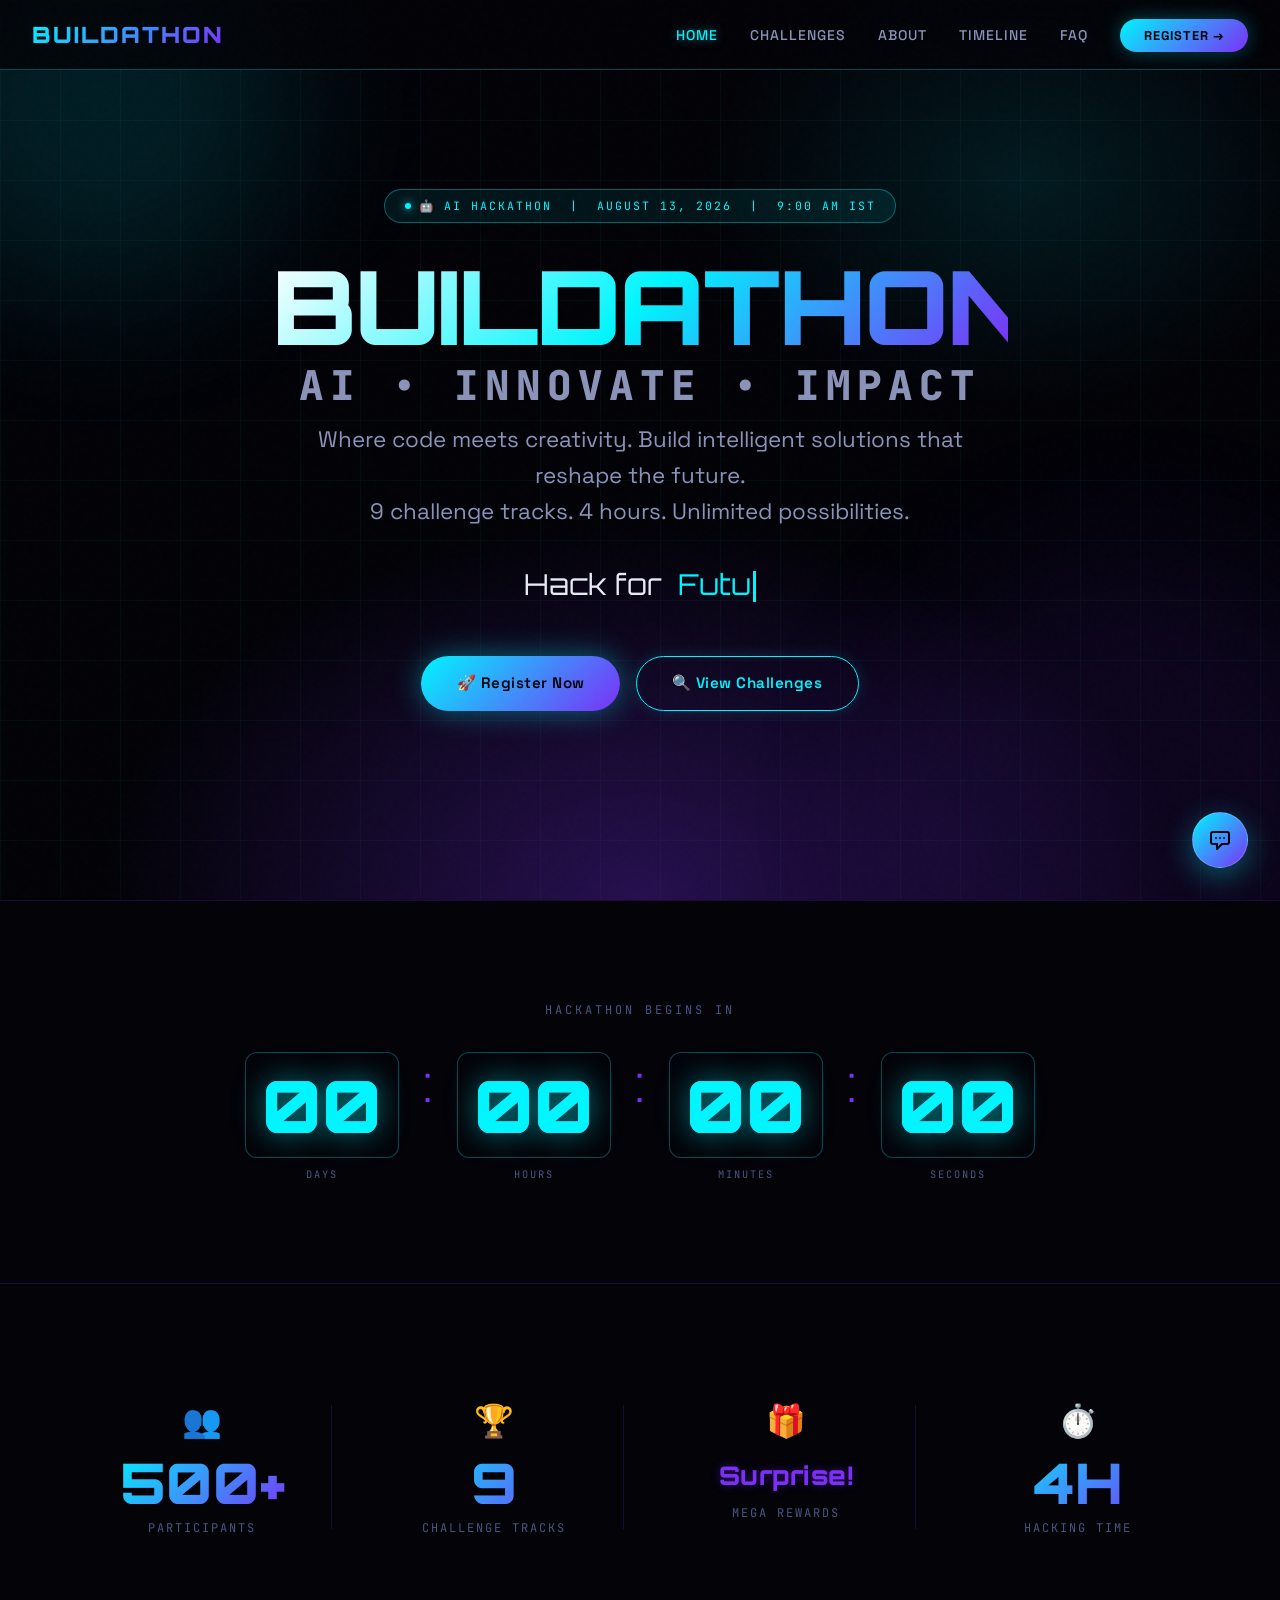
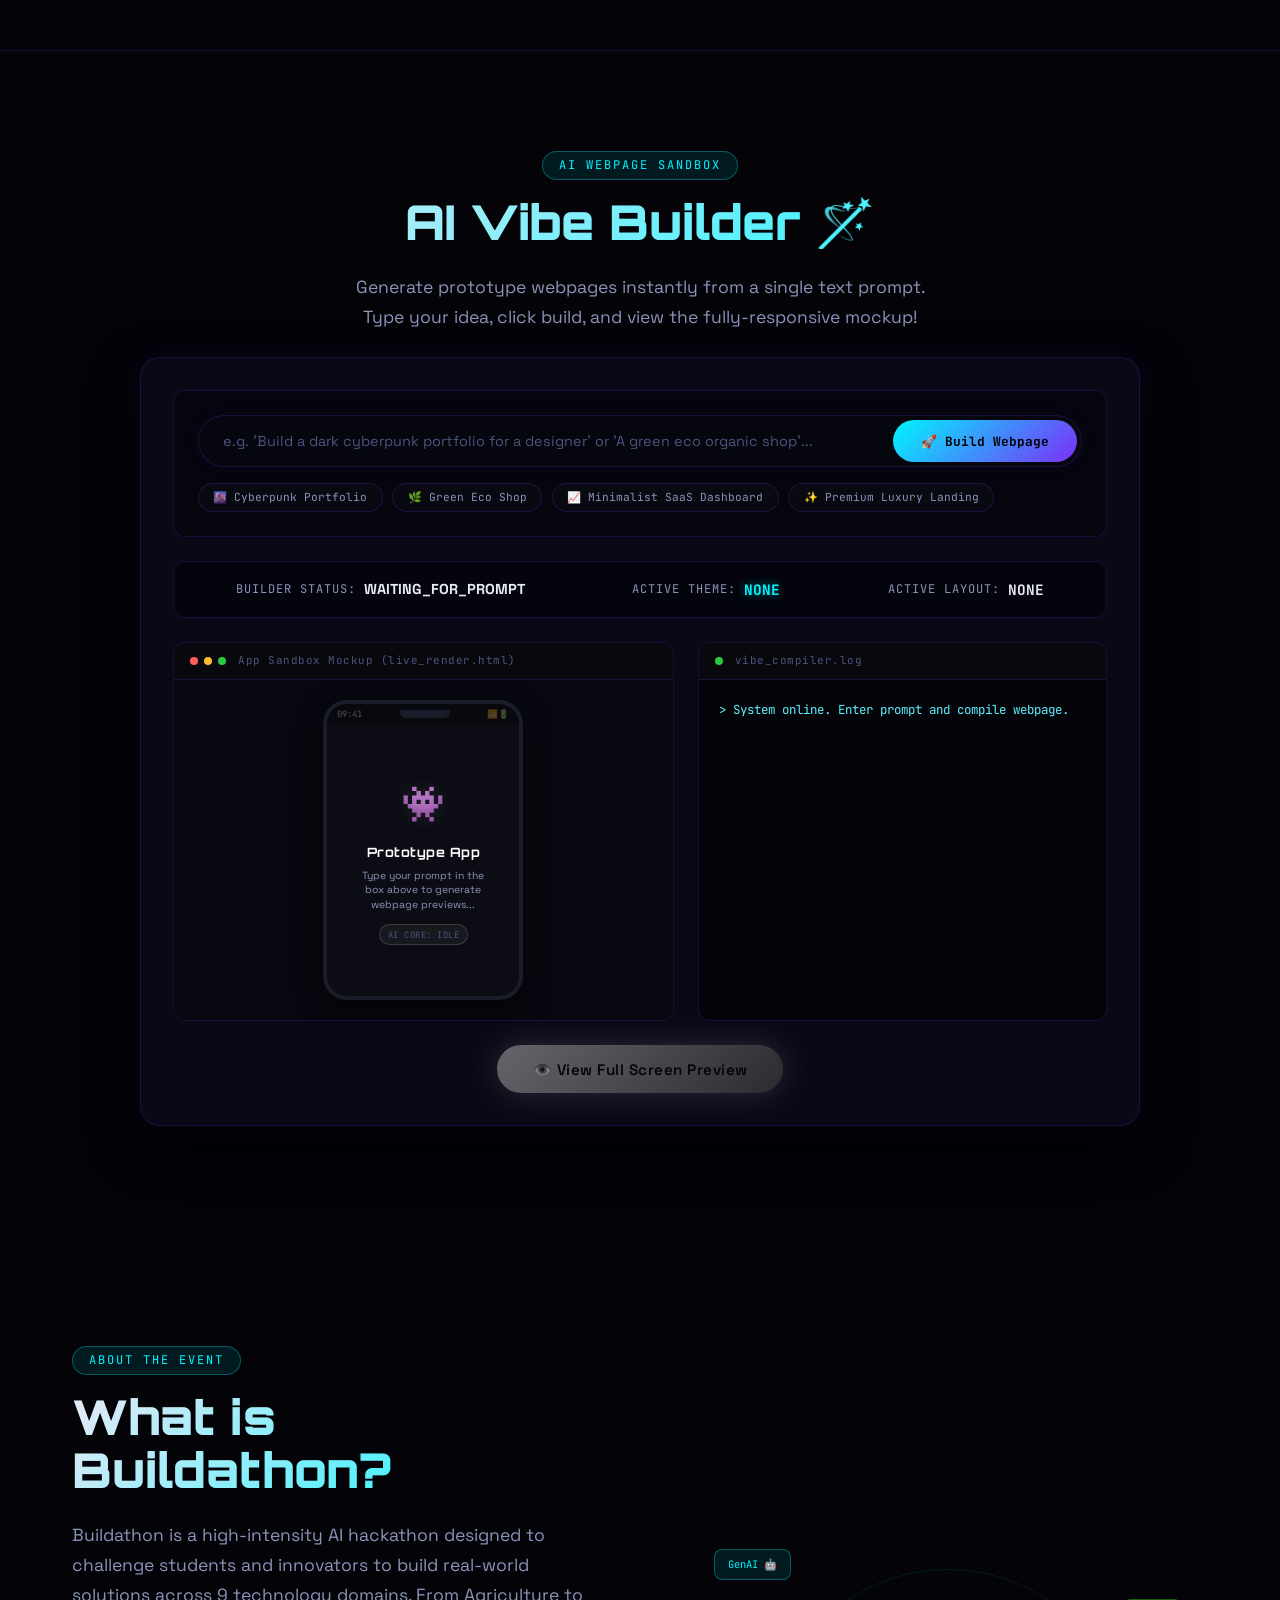
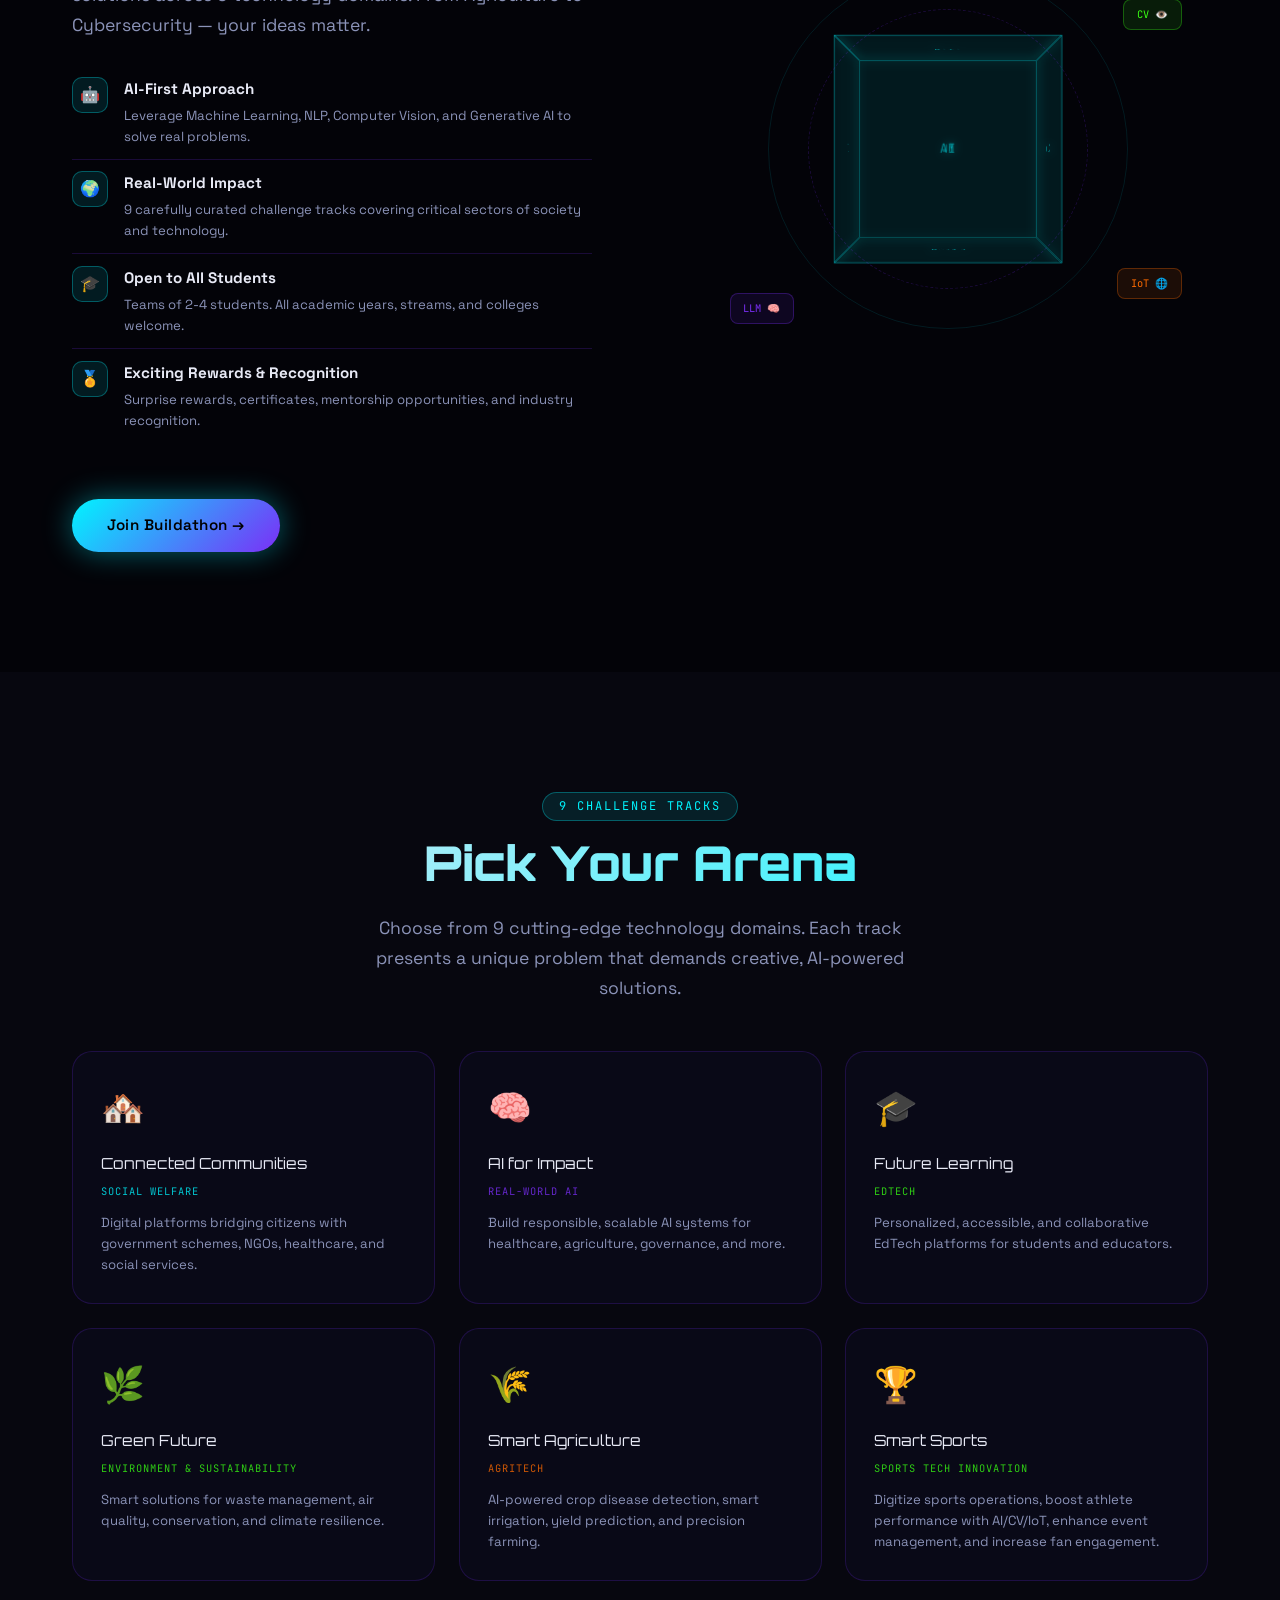
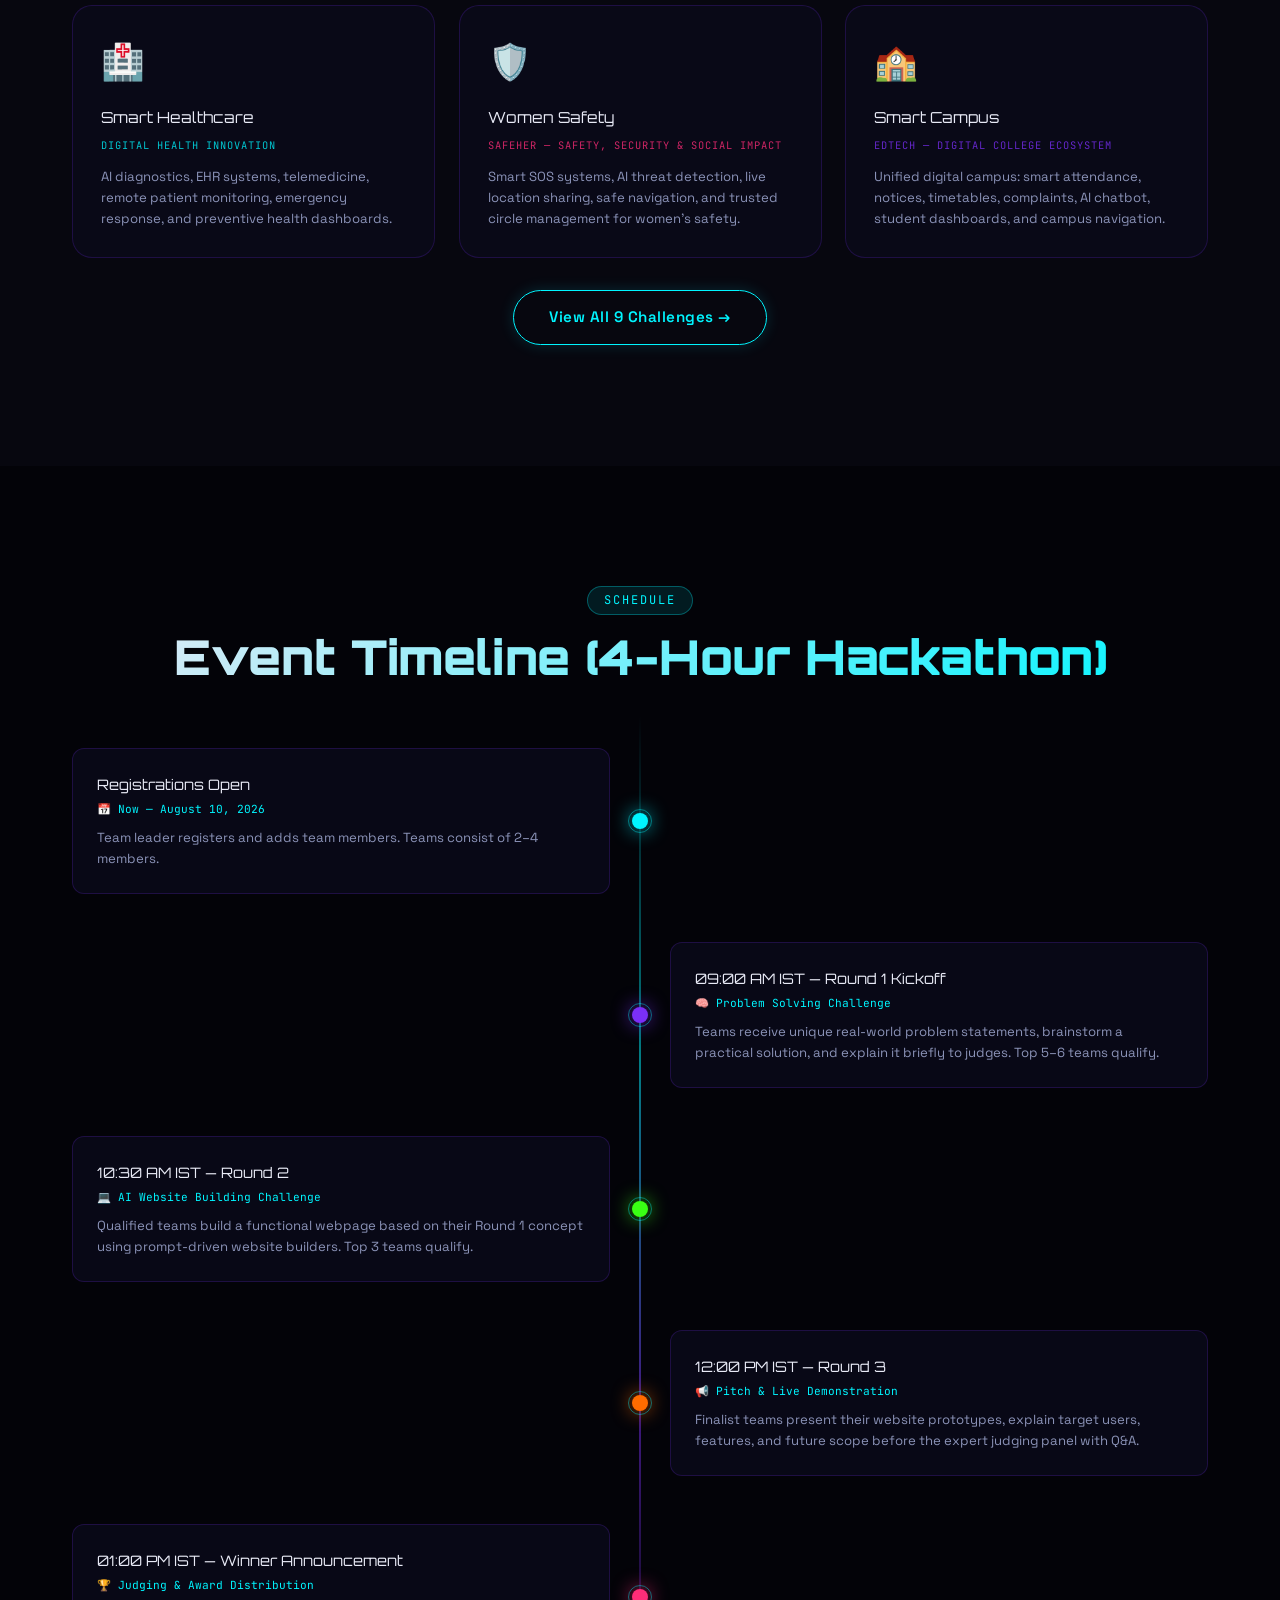
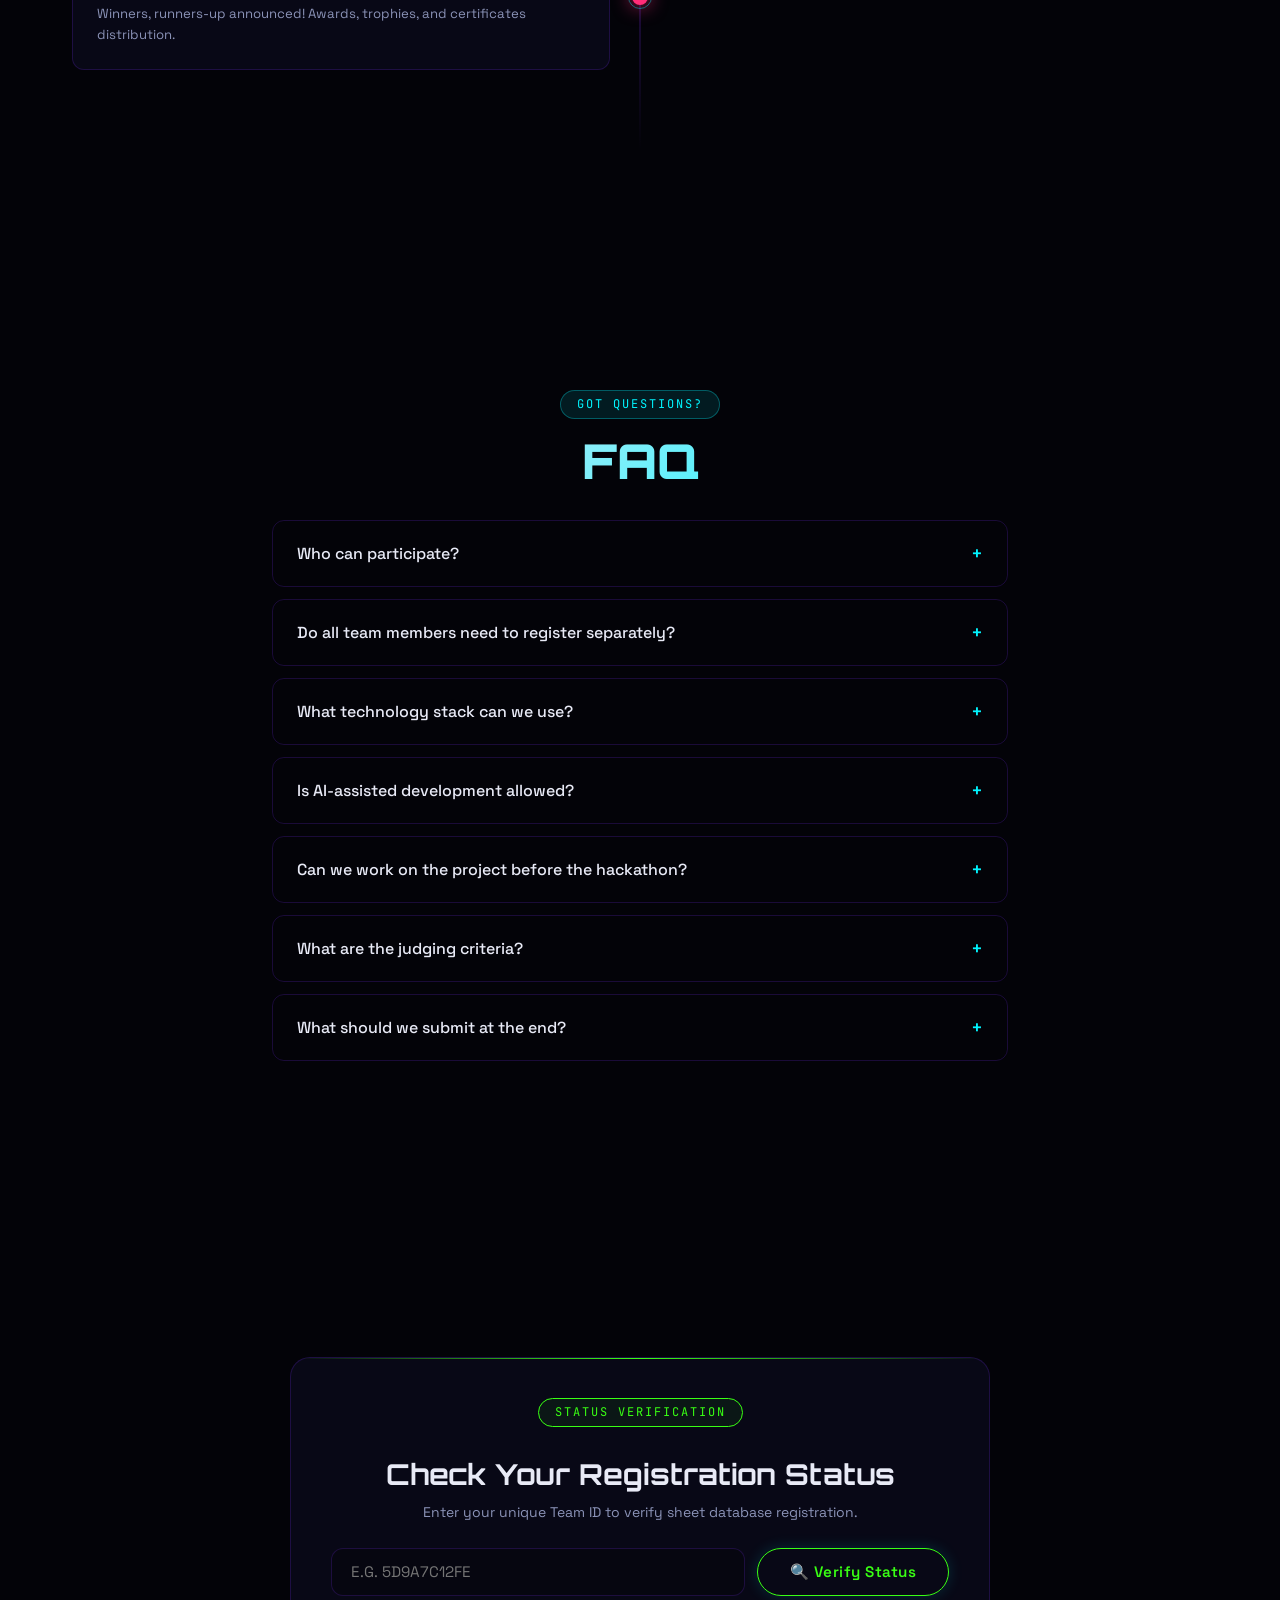
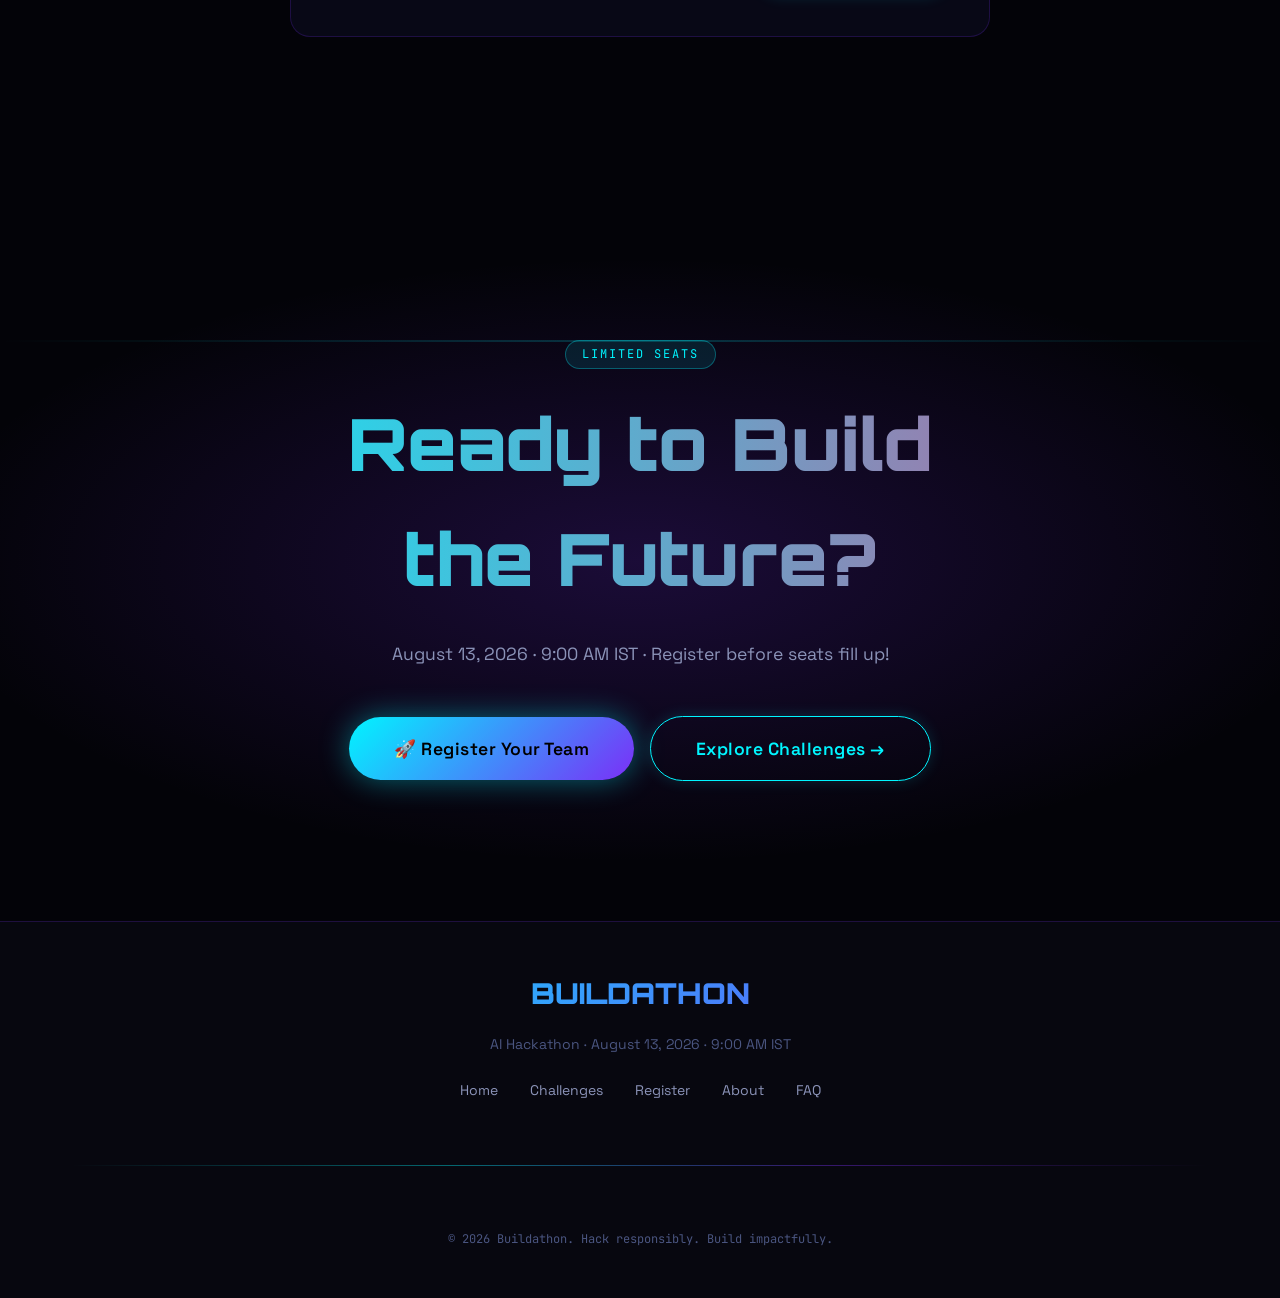
<file: index.html>
<!DOCTYPE html>
<html lang="en">
<head>
  <meta charset="UTF-8">
  <meta name="viewport" content="width=device-width, initial-scale=1.0">
  <title>Buildathon 2026 — AI Hackathon | August 13</title>
  <meta name="description" content="Buildathon is a premier AI hackathon on August 13, 2026. Build real-world solutions across 9 cutting-edge technology tracks. Register now!">
  <link rel="stylesheet" href="css/style.css">
  <link rel="stylesheet" href="css/animations.css">
  <link rel="stylesheet" href="css/interactive.css">
  <style>
    /* ── Hero Section ────────────────────────────────────── */
    .hero {
      position: relative;
      min-height: 100vh;
      display: flex;
      align-items: center;
      overflow: hidden;
    }
    #matrix-canvas {
      position: absolute;
      inset: 0;
      width: 100%;
      height: 100%;
      opacity: 0.18;
    }
    .hero-overlay {
      position: absolute;
      inset: 0;
      background:
        radial-gradient(ellipse 70% 70% at 50% 100%, rgba(123,47,247,0.3) 0%, transparent 60%),
        radial-gradient(ellipse 50% 50% at 80% 20%, rgba(0,245,255,0.1) 0%, transparent 50%);
    }
    .hero-content {
      position: relative;
      z-index: 2;
      max-width: 800px;
      margin: 0 auto;
      text-align: center;
      padding: 0 2rem;
    }
    .hero-eyebrow {
      display: inline-flex;
      align-items: center;
      gap: 0.5rem;
      padding: 0.4rem 1.2rem;
      background: rgba(0,245,255,0.08);
      border: 1px solid rgba(0,245,255,0.35);
      border-radius: 50px;
      font-family: var(--font-mono);
      font-size: 0.72rem;
      color: var(--neon-cyan);
      letter-spacing: 2px;
      text-transform: uppercase;
      margin-bottom: 2rem;
      animation: fade-in-down 0.8s ease both;
    }
    .hero-eyebrow::before {
      content: '';
      width: 6px; height: 6px;
      border-radius: 50%;
      background: var(--neon-cyan);
      box-shadow: 0 0 10px var(--neon-cyan);
      animation: blink 1.5s ease-in-out infinite;
    }
    @keyframes fade-in-down {
      from { opacity:0; transform:translateY(-20px); }
      to { opacity:1; transform:translateY(0); }
    }
    @keyframes fade-in-up {
      from { opacity:0; transform:translateY(40px); }
      to { opacity:1; transform:translateY(0); }
    }
    .hero-title {
      font-family: var(--font-heading);
      font-size: clamp(3rem, 8vw, 6.5rem);
      font-weight: 900;
      line-height: 1;
      letter-spacing: -2px;
      margin-bottom: 1rem;
      animation: fade-in-up 0.9s 0.2s ease both;
    }
    .hero-title-main {
      display: block;
      background: linear-gradient(135deg, #fff 0%, var(--neon-cyan) 50%, var(--neon-purple) 100%);
      -webkit-background-clip: text;
      -webkit-text-fill-color: transparent;
      background-clip: text;
    }
    .hero-title-sub {
      display: block;
      font-size: 0.4em;
      font-family: var(--font-mono);
      letter-spacing: 6px;
      color: var(--text-secondary);
      -webkit-text-fill-color: var(--text-secondary);
      margin-top: 0.5rem;
      text-transform: uppercase;
    }
    .hero-tagline {
      font-size: clamp(1.1rem, 2.5vw, 1.4rem);
      color: var(--text-secondary);
      margin-bottom: 2rem;
      line-height: 1.6;
      animation: fade-in-up 0.9s 0.4s ease both;
    }
    .hero-type-wrapper {
      display: inline-block;
      font-family: var(--font-heading);
      font-size: clamp(1.2rem, 3vw, 1.8rem);
      color: var(--text-primary);
      margin-bottom: 3rem;
      animation: fade-in-up 0.9s 0.5s ease both;
    }
    .hero-type-wrapper span { color: var(--neon-cyan); }
    .hero-actions {
      display: flex;
      gap: 1rem;
      justify-content: center;
      flex-wrap: wrap;
      animation: fade-in-up 0.9s 0.6s ease both;
    }
    .hero-scroll-indicator {
      position: absolute;
      bottom: 2.5rem;
      left: 50%;
      transform: translateX(-50%);
      display: flex;
      flex-direction: column;
      align-items: center;
      gap: 0.5rem;
      z-index: 2;
      animation: fade-in-up 1s 1s ease both;
    }
    .hero-scroll-indicator span {
      font-family: var(--font-mono);
      font-size: 0.65rem;
      color: var(--text-muted);
      letter-spacing: 2px;
      text-transform: uppercase;
    }
    .scroll-mouse {
      width: 24px; height: 38px;
      border: 1px solid rgba(0,245,255,0.4);
      border-radius: 12px;
      position: relative;
    }
    .scroll-wheel {
      width: 3px; height: 8px;
      background: var(--neon-cyan);
      border-radius: 2px;
      position: absolute;
      top: 6px; left: 50%;
      transform: translateX(-50%);
      animation: scroll-bounce 1.8s ease-in-out infinite;
    }
    @keyframes scroll-bounce {
      0%,100%{transform:translateX(-50%) translateY(0);opacity:1}
      50%{transform:translateX(-50%) translateY(12px);opacity:0.3}
    }

    /* ── Stats Section ───────────────────────────────────── */
    .stats-section {
      padding: 80px 0;
      position: relative;
      border-top: 1px solid var(--border-subtle);
      border-bottom: 1px solid var(--border-subtle);
    }
    .stats-grid {
      display: grid;
      grid-template-columns: repeat(4, 1fr);
      gap: 2rem;
    }
    .stat-item {
      text-align: center;
      padding: 2rem;
      position: relative;
    }
    .stat-item::after {
      content: '';
      position: absolute;
      right: 0; top: 20%;
      width: 1px; height: 60%;
      background: var(--border-subtle);
    }
    .stat-item:last-child::after { display: none; }
    .stat-label { font-family: var(--font-mono); font-size: 0.75rem; color: var(--text-muted); letter-spacing: 2px; text-transform: uppercase; margin-top: 0.5rem; }
    .stat-icon { font-size: 2rem; margin-bottom: 0.5rem; }

    /* ── About Section ───────────────────────────────────── */
    .about-section { padding: 120px 0; }
    .about-grid { display: grid; grid-template-columns: 1fr 1fr; gap: 6rem; align-items: center; }
    .about-visual {
      position: relative;
      height: 500px;
    }
    .about-3d-cube {
      position: absolute;
      top: 50%; left: 50%;
      transform: translate(-50%, -50%);
      width: 200px; height: 200px;
      transform-style: preserve-3d;
      animation: cube-spin 12s linear infinite;
    }
    @keyframes cube-spin {
      from { transform: translate(-50%, -50%) rotateX(15deg) rotateY(0deg); }
      to   { transform: translate(-50%, -50%) rotateX(15deg) rotateY(360deg); }
    }
    .cube-face {
      position: absolute;
      width: 200px; height: 200px;
      border: 1px solid rgba(0,245,255,0.3);
      background: rgba(0,245,255,0.03);
      display: flex;
      align-items: center;
      justify-content: center;
      font-family: var(--font-mono);
      font-size: 0.7rem;
      color: rgba(0,245,255,0.5);
      backdrop-filter: blur(4px);
    }
    .cube-front  { transform: translateZ(100px); }
    .cube-back   { transform: rotateY(180deg) translateZ(100px); }
    .cube-left   { transform: rotateY(-90deg) translateZ(100px); }
    .cube-right  { transform: rotateY(90deg) translateZ(100px); }
    .cube-top    { transform: rotateX(90deg) translateZ(100px); }
    .cube-bottom { transform: rotateX(-90deg) translateZ(100px); }
    .about-orbs {
      position: absolute;
      inset: 0;
      pointer-events: none;
    }
    .about-features { list-style: none; padding: 0; margin: 1.5rem 0; }
    .about-feature-item {
      display: flex;
      align-items: flex-start;
      gap: 1rem;
      padding: 0.75rem 0;
      border-bottom: 1px solid var(--border-subtle);
    }
    .about-feature-item:last-child { border-bottom: none; }
    .feature-icon {
      width: 36px; height: 36px; min-width: 36px;
      border-radius: 10px;
      background: rgba(0,245,255,0.1);
      border: 1px solid rgba(0,245,255,0.3);
      display: flex; align-items: center; justify-content: center;
      font-size: 1rem;
    }
    .feature-text h4 { font-size: 0.95rem; margin-bottom: 0.2rem; color: var(--text-primary); }
    .feature-text p { font-size: 0.825rem; color: var(--text-secondary); }

    /* ── Challenges Preview ──────────────────────────────── */
    .challenges-preview { padding: 120px 0; background: var(--bg-secondary); }
    .challenges-preview-grid {
      display: grid;
      grid-template-columns: repeat(3, 1fr);
      gap: 1.5rem;
      margin-top: 3rem;
    }
    .preview-card {
      background: var(--bg-card);
      border: 1px solid var(--border-subtle);
      border-radius: var(--radius-lg);
      padding: 1.75rem;
      transition: all 0.35s ease;
      position: relative;
      overflow: hidden;
      cursor: pointer;
      text-decoration: none;
      display: block;
    }
    .preview-card::before {
      content: '';
      position: absolute;
      top: 0; left: 0; right: 0;
      height: 2px;
      background: linear-gradient(90deg, transparent, var(--card-color, var(--neon-cyan)), transparent);
      opacity: 0;
      transition: opacity 0.4s;
    }
    .preview-card:hover { transform: translateY(-6px); border-color: var(--card-color, var(--neon-cyan)); box-shadow: 0 20px 50px rgba(0,0,0,0.4), 0 0 30px var(--card-glow, rgba(0,245,255,0.15)); }
    .preview-card:hover::before { opacity: 1; }
    .preview-icon { font-size: 2.2rem; margin-bottom: 1rem; }
    .preview-title { font-family: var(--font-heading); font-size: 0.95rem; color: var(--text-primary); margin-bottom: 0.4rem; }
    .preview-track { font-family: var(--font-mono); font-size: 0.65rem; color: var(--card-color, var(--neon-cyan)); letter-spacing: 1px; text-transform: uppercase; margin-bottom: 0.75rem; opacity: 0.8; }
    .preview-desc { font-size: 0.825rem; color: var(--text-secondary); line-height: 1.6; }

    /* ── Timeline Section ────────────────────────────────── */
    .timeline-section { padding: 120px 0; }
    .timeline-label { font-family: var(--font-heading); font-size: 0.9rem; color: var(--text-primary); }
    .timeline-date { font-family: var(--font-mono); font-size: 0.7rem; color: var(--neon-cyan); margin-top: 0.3rem; }
    .timeline-desc { font-size: 0.825rem; color: var(--text-secondary); margin-top: 0.5rem; }

    /* ── Prizes Section ──────────────────────────────────── */
    .prizes-section { padding: 120px 0; background: var(--bg-secondary); }
    .prize-card {
      background: var(--bg-card);
      border: 1px solid var(--border-subtle);
      border-radius: var(--radius-lg);
      padding: 2.5rem 2rem;
      text-align: center;
      transition: var(--transition);
      position: relative;
      overflow: hidden;
    }
    .prize-card.featured {
      border-color: rgba(0,245,255,0.5);
      background: linear-gradient(135deg, rgba(0,245,255,0.05), rgba(123,47,247,0.08));
    }
    .prize-card.featured::before {
      content: '⭐ Most Coveted';
      position: absolute;
      top: 1rem; right: 1rem;
      padding: 0.25rem 0.75rem;
      background: rgba(0,245,255,0.15);
      border: 1px solid rgba(0,245,255,0.4);
      border-radius: 50px;
      font-family: var(--font-mono);
      font-size: 0.6rem;
      color: var(--neon-cyan);
      letter-spacing: 1px;
    }
    .prize-medal { font-size: 3.5rem; margin-bottom: 1rem; }
    .prize-position { font-family: var(--font-mono); font-size: 0.7rem; color: var(--text-muted); letter-spacing: 2px; text-transform: uppercase; margin-bottom: 0.5rem; }
    .prize-amount { font-family: var(--font-heading); font-size: 2.5rem; font-weight: 900; margin-bottom: 0.5rem; }
    .prize-amount.gold { background: linear-gradient(135deg, #ffd700, #ff9500); -webkit-background-clip: text; -webkit-text-fill-color: transparent; background-clip: text; }
    .prize-amount.silver { background: linear-gradient(135deg, #c0c0c0, #a8a8a8); -webkit-background-clip: text; -webkit-text-fill-color: transparent; background-clip: text; }
    .prize-amount.bronze { background: linear-gradient(135deg, #cd7f32, #a0522d); -webkit-background-clip: text; -webkit-text-fill-color: transparent; background-clip: text; }
    .prize-desc { font-size: 0.875rem; color: var(--text-secondary); line-height: 1.6; }
    .prize-perks { list-style: none; text-align: left; margin-top: 1.5rem; border-top: 1px solid var(--border-subtle); padding-top: 1.5rem; }
    .prize-perks li { font-size: 0.8rem; color: var(--text-secondary); padding: 0.3rem 0; display: flex; align-items: center; gap: 0.5rem; }
    .prize-perks li::before { content: '✓'; color: var(--neon-green); font-weight: bold; }

    /* ── FAQ Section ─────────────────────────────────────── */
    .faq-section { padding: 120px 0; }
    .faq-item {
      border: 1px solid var(--border-subtle);
      border-radius: var(--radius);
      margin-bottom: 0.75rem;
      overflow: hidden;
      transition: border-color 0.3s;
    }
    .faq-item.open { border-color: rgba(0,245,255,0.4); }
    .faq-question {
      width: 100%; background: none; border: none;
      padding: 1.25rem 1.5rem;
      text-align: left; cursor: pointer;
      display: flex; align-items: center; justify-content: space-between;
      color: var(--text-primary); font-family: var(--font-body);
      font-size: 1rem; font-weight: 500;
      transition: var(--transition);
    }
    .faq-question:hover { color: var(--neon-cyan); }
    .faq-question .faq-icon { font-size: 1.2rem; color: var(--neon-cyan); transition: transform 0.3s; flex-shrink: 0; }
    .faq-item.open .faq-icon { transform: rotate(45deg); }
    .faq-answer { max-height: 0; overflow: hidden; transition: max-height 0.4s cubic-bezier(0.4, 0, 0.2, 1); }
    .faq-answer-inner { padding: 0 1.5rem 1.25rem; color: var(--text-secondary); font-size: 0.9rem; line-height: 1.7; }

    /* ── CTA Section ─────────────────────────────────────── */
    .cta-section {
      padding: 140px 0;
      position: relative;
      overflow: hidden;
      text-align: center;
    }
    .cta-section::before {
      content: '';
      position: absolute;
      inset: 0;
      background: radial-gradient(ellipse 80% 60% at 50% 50%, rgba(123,47,247,0.2) 0%, transparent 70%);
    }
    .cta-title { font-family: var(--font-heading); font-size: clamp(2.5rem, 6vw, 4.5rem); font-weight: 900; margin-bottom: 1.5rem; }
    .cta-subtitle { font-size: 1.1rem; color: var(--text-secondary); margin-bottom: 3rem; }

    /* ── Countdown Section ───────────────────────────────── */
    .countdown-section { padding: 100px 0; border-top: 1px solid var(--border-subtle); text-align: center; }
    .countdown-label-top { font-family: var(--font-mono); font-size: 0.75rem; color: var(--text-muted); letter-spacing: 3px; text-transform: uppercase; margin-bottom: 2rem; }

    @media(max-width:900px){
      .stats-grid{grid-template-columns:repeat(2,1fr);}
      .about-grid{grid-template-columns:1fr;}
      .about-visual{height:300px;}
      .challenges-preview-grid{grid-template-columns:repeat(2,1fr);}
    }
    @media(max-width:600px){
      .stats-grid{grid-template-columns:1fr 1fr;}
      .challenges-preview-grid{grid-template-columns:1fr;}
    }
  </style>
</head>
<body>

<div id="scroll-progress"></div>

<!-- ── Navigation ─────────────────────────────────────────── -->
<nav class="navbar" role="navigation" aria-label="Main navigation">
  <a href="index.html" class="nav-logo">BUILDATHON</a>
  <ul class="nav-links" id="nav-links">
    <li><a href="index.html">Home</a></li>
    <li><a href="challenges.html">Challenges</a></li>
    <li><a href="index.html#about">About</a></li>
    <li><a href="index.html#timeline">Timeline</a></li>
    <li><a href="index.html#faq">FAQ</a></li>
    <li><a href="register.html" class="nav-register-btn">Register →</a></li>
  </ul>
  <button class="nav-hamburger" id="nav-hamburger" aria-label="Toggle menu">
    <span></span><span></span><span></span>
  </button>
</nav>

<!-- ── Hero ───────────────────────────────────────────────── -->
<section class="hero" id="hero" aria-label="Hero section">
  <canvas id="matrix-canvas"></canvas>
  <div class="grid-bg"></div>
  <div class="hero-overlay"></div>

  <!-- Floating orbs -->
  <div class="orb orb-cyan" style="width:400px;height:400px;top:-100px;left:-100px;opacity:0.12;" data-parallax="0.03"></div>
  <div class="orb orb-purple" style="width:500px;height:500px;bottom:-150px;right:-100px;opacity:0.10;" data-parallax="0.02"></div>

  <div class="hero-content">
    <div class="hero-eyebrow">🤖 AI Hackathon &nbsp;|&nbsp; August 13, 2026 &nbsp;|&nbsp; 9:00 AM IST</div>

    <h1 class="hero-title">
      <span class="hero-title-main glitch" data-text="BUILDATHON">BUILDATHON</span>
      <span class="hero-title-sub">AI • INNOVATE • IMPACT</span>
    </h1>

    <p class="hero-tagline">
      Where code meets creativity. Build intelligent solutions that reshape the future.<br>
      9 challenge tracks. 4 hours. Unlimited possibilities.
    </p>

    <div class="hero-type-wrapper">
      Hack for &nbsp;<span id="typewriter-text">AI Innovation</span><span class="typewriter-cursor"></span>
    </div>

    <div class="hero-actions">
      <a href="register.html" class="btn btn-primary" id="hero-register-btn">
        🚀 Register Now
      </a>
      <a href="challenges.html" class="btn btn-secondary" id="hero-challenges-btn">
        🔍 View Challenges
      </a>
    </div>
  </div>


</section>

<!-- ── Countdown ───────────────────────────────────────────── -->
<section class="countdown-section" id="countdown">
  <div class="container">
    <p class="countdown-label-top">Hackathon begins in</p>
    <div class="countdown-wrapper reveal">
      <div class="countdown-block">
        <span class="countdown-value" id="cd-days">00</span>
        <span class="countdown-label">Days</span>
      </div>
      <span class="countdown-sep">:</span>
      <div class="countdown-block">
        <span class="countdown-value" id="cd-hours">00</span>
        <span class="countdown-label">Hours</span>
      </div>
      <span class="countdown-sep">:</span>
      <div class="countdown-block">
        <span class="countdown-value" id="cd-mins">00</span>
        <span class="countdown-label">Minutes</span>
      </div>
      <span class="countdown-sep">:</span>
      <div class="countdown-block">
        <span class="countdown-value" id="cd-secs">00</span>
        <span class="countdown-label">Seconds</span>
      </div>
    </div>
  </div>
</section>

<!-- ── Stats ───────────────────────────────────────────────── -->
<section class="stats-section" aria-label="Event statistics">
  <div class="container">
    <div class="stats-grid">
      <div class="stat-item reveal">
        <div class="stat-icon">👥</div>
        <div class="counter-number" data-count="500" data-suffix="+">0+</div>
        <div class="stat-label">Participants</div>
      </div>
      <div class="stat-item reveal delay-200">
        <div class="stat-icon">🏆</div>
        <div class="counter-number" data-count="9">0</div>
        <div class="stat-label">Challenge Tracks</div>
      </div>
      <div class="stat-item reveal delay-400">
        <div class="stat-icon">🎁</div>
        <div style="font-family:var(--font-heading); font-size:1.6rem; font-weight:800; color:var(--neon-purple); letter-spacing:0.5px; text-shadow:0 0 10px rgba(123,47,247,0.4);">Surprise!</div>
        <div class="stat-label">Mega Rewards</div>
      </div>
      <div class="stat-item reveal delay-600">
        <div class="stat-icon">⏱️</div>
        <div class="counter-number" data-count="4" data-suffix="H">0H</div>
        <div class="stat-label">Hacking Time</div>
      </div>
    </div>
  </div>
</section>

<!-- ── Hacking Sandbox (Game) ───────────────────────────────── -->
<section class="game-section section" id="sandbox" aria-label="Coding Sandbox Hacking Game">
  <div class="container">
    <div class="text-center mb-5">
      <span class="section-tag reveal">AI Webpage Sandbox</span>
      <h2 class="section-title reveal delay-100">AI Vibe Builder 🪄</h2>
      <p class="section-subtitle reveal delay-200" style="margin:0 auto 1.5rem;">
        Generate prototype webpages instantly from a single text prompt. Type your idea, click build, and view the fully-responsive mockup!
      </p>
    </div>

    <div class="game-card reveal" style="position:relative;">
      <!-- Prompt Deck -->
      <div class="prompt-input-deck">
        <div class="prompt-input-wrapper">
          <input type="text" id="vibe-prompt-input" placeholder="e.g. 'Build a dark cyberpunk portfolio for a designer' or 'A green eco organic shop'..." value="">
          <button id="vibe-build-btn">🚀 Build Webpage</button>
        </div>
        <div class="prompt-suggestions">
          <button class="vibe-sugg-chip" data-prompt="Build a dark cyberpunk portfolio for a designer">🌆 Cyberpunk Portfolio</button>
          <button class="vibe-sugg-chip" data-prompt="A green eco-friendly organic shop for sustainable goods">🌿 Green Eco Shop</button>
          <button class="vibe-sugg-chip" data-prompt="Create a clean light SaaS metrics dashboard">📈 Minimalist SaaS Dashboard</button>
          <button class="vibe-sugg-chip" data-prompt="Build a premium luxury gold landing page">✨ Premium Luxury Landing</button>
        </div>
      </div>

      <!-- Game status / stats bar -->
      <div class="game-header-bar" style="margin-top: 1.5rem;">
        <div class="game-stat">
          <span class="game-stat-label">Builder Status:</span>
          <span class="game-stat-value text-neon-pink" id="game-core-status" style="font-weight:700;">WAITING_FOR_PROMPT</span>
        </div>
        <div class="game-stat">
          <span class="game-stat-label">Active Theme:</span>
          <span class="game-stat-value text-neon-cyan" id="game-theme-val" style="font-weight:700;font-family:var(--font-mono);">NONE</span>
        </div>
        <div class="game-stat">
          <span class="game-stat-label">Active Layout:</span>
          <span class="game-stat-value text-neon-orange" id="game-layout-val" style="font-weight:700;font-family:var(--font-mono);">NONE</span>
        </div>
      </div>

      <div class="game-workspace">
        <!-- App Preview Mockup Window -->
        <div class="editor-window">
          <div class="window-header">
            <div class="window-dots">
              <span class="dot red"></span>
              <span class="dot yellow"></span>
              <span class="dot green"></span>
            </div>
            <span class="window-title">App Sandbox Mockup (live_render.html)</span>
          </div>
          <div class="editor-body" style="display:flex; justify-content:center; align-items:center; min-height:280px; background:#07070f; position: relative;">
            <!-- Phone Mockup -->
            <div class="vibe-phone-mockup" id="vibe-preview-card">
              <div class="vibe-phone-header">
                <span class="vibe-phone-time">09:41</span>
                <span class="vibe-phone-notch"></span>
                <span class="vibe-phone-signal">📶🔋</span>
              </div>
              <div class="vibe-phone-body">
                <div class="vibe-app-icon" id="vibe-icon">👾</div>
                <h4 class="vibe-app-title" id="vibe-title">Prototype App</h4>
                <p class="vibe-app-desc" id="vibe-desc">Type your prompt in the box above to generate webpage previews...</p>
                <span class="vibe-app-badge" id="vibe-badge">AI Core: Idle</span>
              </div>
              <!-- Inline Phone Render View -->
              <div class="vibe-phone-render-view" id="vibe-phone-render-view" style="display: none;">
                <!-- Live Rendered Webpage injected here -->
              </div>
            </div>
          </div>
        </div>

        <!-- Terminal Console -->
        <div class="console-window">
          <div class="window-header">
            <div class="window-dots">
              <span class="dot green"></span>
            </div>
            <span class="window-title">vibe_compiler.log</span>
          </div>
          <div class="console-body" id="game-console-log">
            <div class="console-line text-muted">&gt; System online. Enter prompt and compile webpage.</div>
          </div>
        </div>
      </div>

      <!-- Action Panel -->
      <div class="game-action-panel text-center">
        <button class="btn btn-primary" id="vibe-preview-btn" disabled style="opacity: 0.5; filter: grayscale(1); cursor: not-allowed; transition: all 0.3s;">
          👁️ View Full Screen Preview
        </button>
      </div>
    </div>
  </div>
</section>

<!-- ── About ───────────────────────────────────────────────── -->
<section class="about-section section" id="about" aria-label="About Buildathon">
  <div class="container">
    <div class="about-grid">
      <div>
        <span class="section-tag reveal">About the Event</span>
        <h2 class="section-title reveal delay-100">What is<br>Buildathon?</h2>
        <p class="section-subtitle reveal delay-200">
          Buildathon is a high-intensity AI hackathon designed to challenge students and innovators to build
          real-world solutions across 9 technology domains. From Agriculture to Cybersecurity — your ideas matter.
        </p>
        <ul class="about-features mt-3">
          <li class="about-feature-item reveal delay-200">
            <div class="feature-icon">🤖</div>
            <div class="feature-text">
              <h4>AI-First Approach</h4>
              <p>Leverage Machine Learning, NLP, Computer Vision, and Generative AI to solve real problems.</p>
            </div>
          </li>
          <li class="about-feature-item reveal delay-300">
            <div class="feature-icon">🌍</div>
            <div class="feature-text">
              <h4>Real-World Impact</h4>
              <p>9 carefully curated challenge tracks covering critical sectors of society and technology.</p>
            </div>
          </li>
          <li class="about-feature-item reveal delay-400">
            <div class="feature-icon">🎓</div>
            <div class="feature-text">
              <h4>Open to All Students</h4>
              <p>Teams of 2-4 students. All academic years, streams, and colleges welcome.</p>
            </div>
          </li>
          <li class="about-feature-item reveal delay-500">
            <div class="feature-icon">🏅</div>
            <div class="feature-text">
              <h4>Exciting Rewards & Recognition</h4>
              <p>Surprise rewards, certificates, mentorship opportunities, and industry recognition.</p>
            </div>
          </li>
        </ul>
        <a href="register.html" class="btn btn-primary mt-4 reveal delay-600">Join Buildathon →</a>
      </div>

      <!-- 3D Visual -->
      <div class="about-visual reveal-right">
        <div style="perspective:800px; position:absolute; inset:0; display:flex; align-items:center; justify-content:center;">
          <div class="about-3d-cube">
            <div class="cube-face cube-front">AI</div>
            <div class="cube-face cube-back">ML</div>
            <div class="cube-face cube-left">IoT</div>
            <div class="cube-face cube-right">Cloud</div>
            <div class="cube-face cube-top">Data</div>
            <div class="cube-face cube-bottom">Build</div>
          </div>
        </div>
        <!-- Ring decorations -->
        <div style="position:absolute;inset:0;display:flex;align-items:center;justify-content:center;pointer-events:none;">
          <div style="width:360px;height:360px;border-radius:50%;border:1px solid rgba(0,245,255,0.1);animation:pulse-ring 3s ease-in-out infinite;"></div>
        </div>
        <div style="position:absolute;inset:0;display:flex;align-items:center;justify-content:center;pointer-events:none;">
          <div style="width:280px;height:280px;border-radius:50%;border:1px dashed rgba(123,47,247,0.2);animation:rotate-ring 20s linear infinite;"></div>
        </div>
        <!-- Floating tags -->
        <div class="float" style="position:absolute;top:10%;left:5%;padding:0.4rem 0.8rem;background:rgba(0,245,255,0.1);border:1px solid rgba(0,245,255,0.3);border-radius:8px;font-family:var(--font-mono);font-size:0.65rem;color:var(--neon-cyan);">GenAI 🤖</div>
        <div class="float-slow" style="position:absolute;bottom:15%;left:8%;padding:0.4rem 0.8rem;background:rgba(123,47,247,0.1);border:1px solid rgba(123,47,247,0.3);border-radius:8px;font-family:var(--font-mono);font-size:0.65rem;color:var(--neon-purple);">LLM 🧠</div>
        <div class="float" style="position:absolute;top:20%;right:5%;padding:0.4rem 0.8rem;background:rgba(57,255,20,0.1);border:1px solid rgba(57,255,20,0.3);border-radius:8px;font-family:var(--font-mono);font-size:0.65rem;color:var(--neon-green);animation-delay:1s;">CV 👁️</div>
        <div class="float-slow" style="position:absolute;bottom:20%;right:5%;padding:0.4rem 0.8rem;background:rgba(255,107,0,0.1);border:1px solid rgba(255,107,0,0.3);border-radius:8px;font-family:var(--font-mono);font-size:0.65rem;color:var(--neon-orange);animation-delay:0.5s;">IoT 🌐</div>
      </div>
    </div>
  </div>
</section>

<!-- ── Challenges Preview ───────────────────────────────────── -->
<section class="challenges-preview" id="challenges-preview" aria-label="Challenge tracks preview">
  <div class="container">
    <div class="text-center">
      <span class="section-tag reveal">9 Challenge Tracks</span>
      <h2 class="section-title reveal delay-100">Pick Your Arena</h2>
      <p class="section-subtitle reveal delay-200" style="margin: 0 auto 0.5rem;">
        Choose from 9 cutting-edge technology domains. Each track presents a unique problem that demands creative, AI-powered solutions.
      </p>
    </div>
    <div class="challenges-preview-grid">
      <a href="challenge-1.html" class="preview-card reveal delay-100" id="prev-c1" style="--card-color:#00f5ff;--card-glow:rgba(0,245,255,0.15);">
        <div class="preview-icon">🏘️</div>
        <div class="preview-title">Connected Communities</div>
        <div class="preview-track">Social Welfare</div>
        <div class="preview-desc">Digital platforms bridging citizens with government schemes, NGOs, healthcare, and social services.</div>
      </a>
      <a href="challenge-2.html" class="preview-card reveal delay-200" id="prev-c2" style="--card-color:#7b2ff7;--card-glow:rgba(123,47,247,0.15);">
        <div class="preview-icon">🧠</div>
        <div class="preview-title">AI for Impact</div>
        <div class="preview-track">Real-World AI</div>
        <div class="preview-desc">Build responsible, scalable AI systems for healthcare, agriculture, governance, and more.</div>
      </a>
      <a href="challenge-3.html" class="preview-card reveal delay-300" id="prev-c3" style="--card-color:#39ff14;--card-glow:rgba(57,255,20,0.15);">
        <div class="preview-icon">🎓</div>
        <div class="preview-title">Future Learning</div>
        <div class="preview-track">EdTech</div>
        <div class="preview-desc">Personalized, accessible, and collaborative EdTech platforms for students and educators.</div>
      </a>
      <a href="challenge-4.html" class="preview-card reveal delay-100" id="prev-c4" style="--card-color:#39ff14;--card-glow:rgba(57,255,20,0.15);">
        <div class="preview-icon">🌿</div>
        <div class="preview-title">Green Future</div>
        <div class="preview-track">Environment & Sustainability</div>
        <div class="preview-desc">Smart solutions for waste management, air quality, conservation, and climate resilience.</div>
      </a>
      <a href="challenge-5.html" class="preview-card reveal delay-200" id="prev-c5" style="--card-color:#ff6b00;--card-glow:rgba(255,107,0,0.15);">
        <div class="preview-icon">🌾</div>
        <div class="preview-title">Smart Agriculture</div>
        <div class="preview-track">AgriTech</div>
        <div class="preview-desc">AI-powered crop disease detection, smart irrigation, yield prediction, and precision farming.</div>
      </a>
      <a href="challenge-6.html" class="preview-card reveal delay-300" id="prev-c6" style="--card-color:#39ff14;--card-glow:rgba(57,255,20,0.15);">
        <div class="preview-icon">🏆</div>
        <div class="preview-title">Smart Sports</div>
        <div class="preview-track">Sports Tech Innovation</div>
        <div class="preview-desc">Digitize sports operations, boost athlete performance with AI/CV/IoT, enhance event management, and increase fan engagement.</div>
      </a>
      <a href="challenge-7.html" class="preview-card reveal delay-100" id="prev-c7" style="--card-color:#00f5ff;--card-glow:rgba(0,245,255,0.15);">
        <div class="preview-icon">🏥</div>
        <div class="preview-title">Smart Healthcare</div>
        <div class="preview-track">Digital Health Innovation</div>
        <div class="preview-desc">AI diagnostics, EHR systems, telemedicine, remote patient monitoring, emergency response, and preventive health dashboards.</div>
      </a>
      <a href="challenge-8.html" class="preview-card reveal delay-200" id="prev-c8" style="--card-color:#ff2d78;--card-glow:rgba(255,45,120,0.15);">
        <div class="preview-icon">🛡️</div>
        <div class="preview-title">Women Safety</div>
        <div class="preview-track">SafeHer — Safety, Security & Social Impact</div>
        <div class="preview-desc">Smart SOS systems, AI threat detection, live location sharing, safe navigation, and trusted circle management for women's safety.</div>
      </a>
      <a href="challenge-9.html" class="preview-card reveal delay-300" id="prev-c9" style="--card-color:#7b2ff7;--card-glow:rgba(123,47,247,0.15);">
        <div class="preview-icon">🏫</div>
        <div class="preview-title">Smart Campus</div>
        <div class="preview-track">EdTech — Digital College Ecosystem</div>
        <div class="preview-desc">Unified digital campus: smart attendance, notices, timetables, complaints, AI chatbot, student dashboards, and campus navigation.</div>
      </a>
    </div>
    <div class="text-center mt-4">
      <a href="challenges.html" class="btn btn-secondary reveal">View All 9 Challenges →</a>
    </div>
  </div>
</section>

<!-- ── Timeline ─────────────────────────────────────────────── -->
<section class="timeline-section" id="timeline" aria-label="Event timeline">
  <div class="container">
    <div class="text-center mb-4">
      <span class="section-tag reveal">Schedule</span>
      <h2 class="section-title reveal delay-100">Event Timeline (4-Hour Hackathon)</h2>
    </div>
    <div class="timeline">
      <div class="timeline-item">
        <div class="timeline-content reveal-left">
          <div class="timeline-label">Registrations Open</div>
          <div class="timeline-date">📅 Now — August 10, 2026</div>
          <p class="timeline-desc">Team leader registers and adds team members. Teams consist of 2–4 members.</p>
        </div>
        <div class="timeline-dot"></div>
        <div class="timeline-empty"></div>
      </div>
      <div class="timeline-item">
        <div class="timeline-empty"></div>
        <div class="timeline-dot" style="background:var(--neon-purple);box-shadow:0 0 20px var(--neon-purple);"></div>
        <div class="timeline-content reveal-right">
          <div class="timeline-label">09:00 AM IST — Round 1 Kickoff</div>
          <div class="timeline-date">🧠 Problem Solving Challenge</div>
          <p class="timeline-desc">Teams receive unique real-world problem statements, brainstorm a practical solution, and explain it briefly to judges. Top 5–6 teams qualify.</p>
        </div>
      </div>
      <div class="timeline-item">
        <div class="timeline-content reveal-left">
          <div class="timeline-label">10:30 AM IST — Round 2</div>
          <div class="timeline-date">💻 AI Website Building Challenge</div>
          <p class="timeline-desc">Qualified teams build a functional webpage based on their Round 1 concept using prompt-driven website builders. Top 3 teams qualify.</p>
        </div>
        <div class="timeline-dot" style="background:var(--neon-green);box-shadow:0 0 20px var(--neon-green);"></div>
        <div class="timeline-empty"></div>
      </div>
      <div class="timeline-item">
        <div class="timeline-empty"></div>
        <div class="timeline-dot" style="background:var(--neon-orange);box-shadow:0 0 20px var(--neon-orange);"></div>
        <div class="timeline-content reveal-right">
          <div class="timeline-label">12:00 PM IST — Round 3</div>
          <div class="timeline-date">📢 Pitch & Live Demonstration</div>
          <p class="timeline-desc">Finalist teams present their website prototypes, explain target users, features, and future scope before the expert judging panel with Q&A.</p>
        </div>
      </div>
      <div class="timeline-item">
        <div class="timeline-content reveal-left">
          <div class="timeline-label">01:00 PM IST — Winner Announcement</div>
          <div class="timeline-date">🏆 Judging & Award Distribution</div>
          <p class="timeline-desc">Winners, runners-up announced! Awards, trophies, and certificates distribution.</p>
        </div>
        <div class="timeline-dot" style="background:var(--neon-pink);box-shadow:0 0 20px var(--neon-pink);"></div>
        <div class="timeline-empty"></div>
      </div>
    </div>
  </div>
</section>

<!-- ── FAQ ──────────────────────────────────────────────────── -->
<section class="faq-section" id="faq" aria-label="Frequently asked questions">
  <div class="container" style="max-width:800px;">
    <div class="text-center mb-4">
      <span class="section-tag reveal">Got Questions?</span>
      <h2 class="section-title reveal delay-100">FAQ</h2>
    </div>
    <div class="reveal">
      <div class="faq-item">
        <button class="faq-question" aria-expanded="false">Who can participate? <span class="faq-icon">+</span></button>
        <div class="faq-answer"><div class="faq-answer-inner">Any student currently enrolled in a recognized college or university. All years, streams, and disciplines are welcome. Teams must be 2–4 members.</div></div>
      </div>
      <div class="faq-item">
        <button class="faq-question" aria-expanded="false">Do all team members need to register separately? <span class="faq-icon">+</span></button>
        <div class="faq-answer"><div class="faq-answer-inner">No. Only the <strong>team leader</strong> fills the main registration form. After that, you'll be redirected to add your team members. All members receive a confirmation email automatically.</div></div>
      </div>
      <div class="faq-item">
        <button class="faq-question" aria-expanded="false">What technology stack can we use? <span class="faq-icon">+</span></button>
        <div class="faq-answer"><div class="faq-answer-inner">You have complete technical freedom! Any frontend, backend, database, cloud platform, AI/ML framework, or open-source tool is allowed. You can also use LLM APIs, GIS tools, IoT platforms, and more.</div></div>
      </div>
      <div class="faq-item">
        <button class="faq-question" aria-expanded="false">Is AI-assisted development allowed? <span class="faq-icon">+</span></button>
        <div class="faq-answer"><div class="faq-answer-inner">Yes, AI-assisted development is permitted as long as participants can explain their implementation, understand the code, and the solution is original to your team's concept.</div></div>
      </div>
      <div class="faq-item">
        <button class="faq-question" aria-expanded="false">Can we work on the project before the hackathon? <span class="faq-icon">+</span></button>
        <div class="faq-answer"><div class="faq-answer-inner">No. All coding and development must begin only after the problem statements are released on August 13, 2026 at 9:00 AM. Planning, research, and team formation beforehand is fine.</div></div>
      </div>
      <div class="faq-item">
        <button class="faq-question" aria-expanded="false">What are the judging criteria? <span class="faq-icon">+</span></button>
        <div class="faq-answer"><div class="faq-answer-inner">Projects are judged on: Innovation & Creativity (25%), Technical Implementation (25%), Real-World Impact (20%), Completeness & Demo (15%), Scalability (10%), and Presentation Quality (5%).</div></div>
      </div>
      <div class="faq-item">
        <button class="faq-question" aria-expanded="false">What should we submit at the end? <span class="faq-icon">+</span></button>
        <div class="faq-answer"><div class="faq-answer-inner">A working prototype (web/mobile/desktop), source code repository, project presentation (PPT), system architecture diagram, database design, UI/UX design files, project documentation, and a live demonstration.</div></div>
      </div>
    </div>
  </div>
</section>

<!-- ── Check-In Tool ───────────────────────────────────────── -->
<section class="section" id="checkin" aria-label="Team Registration Status Check-in">
  <div class="container">
    <div class="checkin-card reveal">
      <div class="text-center mb-3">
        <span class="section-tag" style="border-color:var(--neon-green);color:var(--neon-green);background:rgba(57,255,20,0.06);">Status Verification</span>
        <h3 style="font-family:var(--font-heading);font-size:1.8rem;margin-top:0.5rem;">Check Your Registration Status</h3>
        <p style="color:var(--text-secondary);font-size:0.875rem;margin-top:0.25rem;">Enter your unique Team ID to verify sheet database registration.</p>
      </div>
      <form id="checkin-form">
        <div style="display:flex;gap:0.75rem;flex-wrap:wrap;">
          <input type="text" name="teamIdQuery" class="form-input" placeholder="e.g. 5D9A7C12FE" style="flex:1;min-width:200px;text-transform:uppercase;" required>
          <button type="submit" class="btn btn-secondary" style="border-color:var(--neon-green);color:var(--neon-green);padding:0.85rem 2rem;">🔍 Verify Status</button>
        </div>
      </form>
      <div id="checkin-error" style="display:none;margin-top:1rem;color:var(--neon-pink);font-family:var(--font-mono);font-size:0.8rem;"></div>
      <div class="checkin-results">
        <h4 style="font-family:var(--font-heading);font-size:1.1rem;margin-bottom:1rem;color:var(--text-primary);">Verification Results</h4>
        <div style="background:rgba(0,0,0,0.3);border-radius:var(--radius);padding:1.25rem;">
          <div class="success-detail-row"><span>Team ID</span><span id="ci-team-id" class="text-neon-cyan">—</span></div>
          <div class="success-detail-row"><span>Team Name</span><span id="ci-team-name">—</span></div>
          <div class="success-detail-row"><span>Leader</span><span id="ci-leader">—</span></div>
          <div class="success-detail-row"><span>Track</span><span id="ci-track">—</span></div>
          <div class="success-detail-row"><span>Status</span><span id="ci-status">—</span></div>
        </div>
      </div>
    </div>
  </div>
</section>

<!-- ── Final CTA ─────────────────────────────────────────────── -->
<section class="cta-section" id="cta" aria-label="Call to action">
  <div class="container">
    <div class="scanline"></div>
    <span class="section-tag reveal">Limited Seats</span>
    <h2 class="cta-title holo-text reveal delay-100">Ready to Build<br>the Future?</h2>
    <p class="cta-subtitle reveal delay-200">
      August 13, 2026 · 9:00 AM IST · Register before seats fill up!
    </p>
    <div class="flex-center gap-2 reveal delay-300" style="flex-wrap:wrap;">
      <a href="register.html" class="btn btn-primary" id="cta-register-btn" style="font-size:1.1rem;padding:1.1rem 2.8rem;">
        🚀 Register Your Team
      </a>
      <a href="challenges.html" class="btn btn-secondary" id="cta-challenges-btn" style="font-size:1.1rem;padding:1.1rem 2.8rem;">
        Explore Challenges →
      </a>
    </div>
  </div>
</section>

<!-- ── Footer ─────────────────────────────────────────────────── -->
<footer>
  <div class="container">
    <div class="footer-logo">BUILDATHON</div>
    <p>AI Hackathon · August 13, 2026 · 9:00 AM IST</p>
    <div class="footer-links">
      <a href="index.html">Home</a>
      <a href="challenges.html">Challenges</a>
      <a href="register.html">Register</a>
      <a href="index.html#about">About</a>
      <a href="index.html#faq">FAQ</a>
    </div>
    <div class="divider"></div>
    <p style="font-family:var(--font-mono);font-size:0.75rem;color:var(--text-muted);">
      © 2026 Buildathon. Hack responsibly. Build impactfully.
    </p>
  </div>
</footer>

<!-- Floating Chatbot Widget -->
<div class="chatbot-trigger" aria-label="Open AI FAQ Chatbot">
  <svg width="24" height="24" fill="none" viewBox="0 0 24 24" stroke="currentColor"><path stroke-linecap="round" stroke-linejoin="round" stroke-width="2" d="M8 10h.01M12 10h.01M16 10h.01M9 16H5a2 2 0 01-2-2V6a2 2 0 012-2h14a2 2 0 012 2v8a2 2 0 01-2 2h-5l-5 5v-5z"/></svg>
</div>

<div class="chatbot-window">
  <div class="chatbot-header">
    <h4>🤖 Buildathon FAQ Guide</h4>
    <button class="chatbot-close" aria-label="Close Chatbot">✕</button>
  </div>
  <div class="chatbot-messages"></div>
  <div class="chatbot-suggestions">
    <button class="chat-sugg-btn" data-query="eligibility">Who can participate?</button>
    <button class="chat-sugg-btn" data-query="registration">How to register?</button>
    <button class="chat-sugg-btn" data-query="tracks">Challenge tracks?</button>
    <button class="chat-sugg-btn" data-query="submission">What to submit?</button>
    <button class="chat-sugg-btn" data-query="prizes">Are there rewards?</button>
  </div>
  <!-- Back Button Container (hidden by default) -->
  <div class="chatbot-back-container" style="display:none; padding:0.5rem 1.25rem; border-top: 1px solid var(--border-subtle);">
    <button class="chat-back-btn" style="padding:0.35rem 0.75rem; background:rgba(255,255,255,0.05); border:1px solid var(--border-subtle); border-radius:50px; color:var(--neon-cyan); font-size:0.75rem; cursor:pointer; width:100%; text-align:center; transition:var(--transition); font-family:var(--font-mono);">← Back to Suggestions</button>
  </div>
  <!-- Chat Input Area -->
  <div class="chatbot-input-area" style="display:flex; padding:0.75rem 1.25rem; border-top:1px solid var(--border-subtle); gap:0.5rem; background:rgba(0,0,0,0.2); align-items:center;">
    <input type="text" id="chat-user-query" placeholder="Ask a custom question..." style="flex:1; background:rgba(7,7,15,0.8); border:1px solid var(--border-subtle); border-radius:50px; padding:0.5rem 1rem; color:#fff; font-size:0.8rem; outline:none; font-family:var(--font-body);" />
    <button id="chat-send-btn" style="background:linear-gradient(135deg, var(--neon-cyan), var(--neon-purple)); border:none; border-radius:50px; padding:0.5rem 1rem; color:#000; font-family:var(--font-mono); font-size:0.75rem; font-weight:700; cursor:pointer; transition:var(--transition);">Send</button>
  </div>
</div>

<script src="js/particles.js"></script>
<script src="js/main.js"></script>
<script src="js/interactive.js"></script>
<script>
  // Init Matrix Rain
  new MatrixRain('matrix-canvas');
  // Init Tilt on preview cards
  document.addEventListener('DOMContentLoaded', () => {
    new TiltEffect('.preview-card', { maxTilt: 8, scale: 1.02 });
    new TiltEffect('.prize-card', { maxTilt: 8, scale: 1.02 });
  });
</script>

<!-- ── Full-Screen Page Preview Overlay ─────────────────────────── -->
<div class="full-preview-overlay" id="full-preview-overlay" style="display: none;">
  <div class="preview-browser-bar">
    <div class="preview-dots">
      <span class="dot red" id="close-preview-dot"></span>
      <span class="dot yellow"></span>
      <span class="dot green"></span>
    </div>
    <div class="preview-tabs">
      <button class="preview-tab active" id="tab-live-btn">👁️ Live Preview</button>
      <button class="preview-tab" id="tab-code-btn">📄 View Code</button>
    </div>
    <div class="preview-address-bar">
      <span>https://vibe-builder.buildathon/site-preview</span>
    </div>
    <div class="preview-actions" style="display:flex; gap:0.5rem; align-items:center;">
      <button class="preview-btn-action" id="btn-download-site" title="Download standalone HTML file">💾 Download Site</button>
      <button class="preview-close-btn" id="close-preview-btn">✕ Close</button>
    </div>
  </div>
  <div class="preview-browser-body" style="position:relative; flex:1; overflow:hidden; display:flex; flex-direction:column;">
    <div class="preview-view-panel active" id="preview-render-panel" style="width:100%; height:100%; overflow-y:auto; flex:1;">
      <div id="preview-render-body"></div>
    </div>
    <div class="preview-view-panel" id="preview-code-panel" style="display:none; width:100%; height:100%; overflow-y:auto; background:#020208; padding:2rem; flex:1;">
      <div style="max-width:900px; margin:0 auto; position:relative;">
        <div style="display:flex; justify-content:space-between; align-items:center; margin-bottom:1rem;">
          <h4 style="font-family:var(--font-mono); color:var(--text-secondary); font-size:0.85rem;">Stand-alone Standalone HTML/CSS Code Output</h4>
          <button class="preview-btn-action" id="btn-copy-code" style="padding:0.4rem 1rem; font-size:0.75rem;">📋 Copy Code</button>
        </div>
        <pre style="margin:0; background:rgba(255,255,255,0.02); border:1px solid var(--border-subtle); padding:1.5rem; border-radius:8px; overflow-x:auto;"><code id="code-output-display" style="font-family:var(--font-mono); font-size:0.78rem; color:#5cf2ff; line-height:1.6; white-space:pre;"></code></pre>
      </div>
    </div>
  </div>
</div>

</body>
</html>
</file>
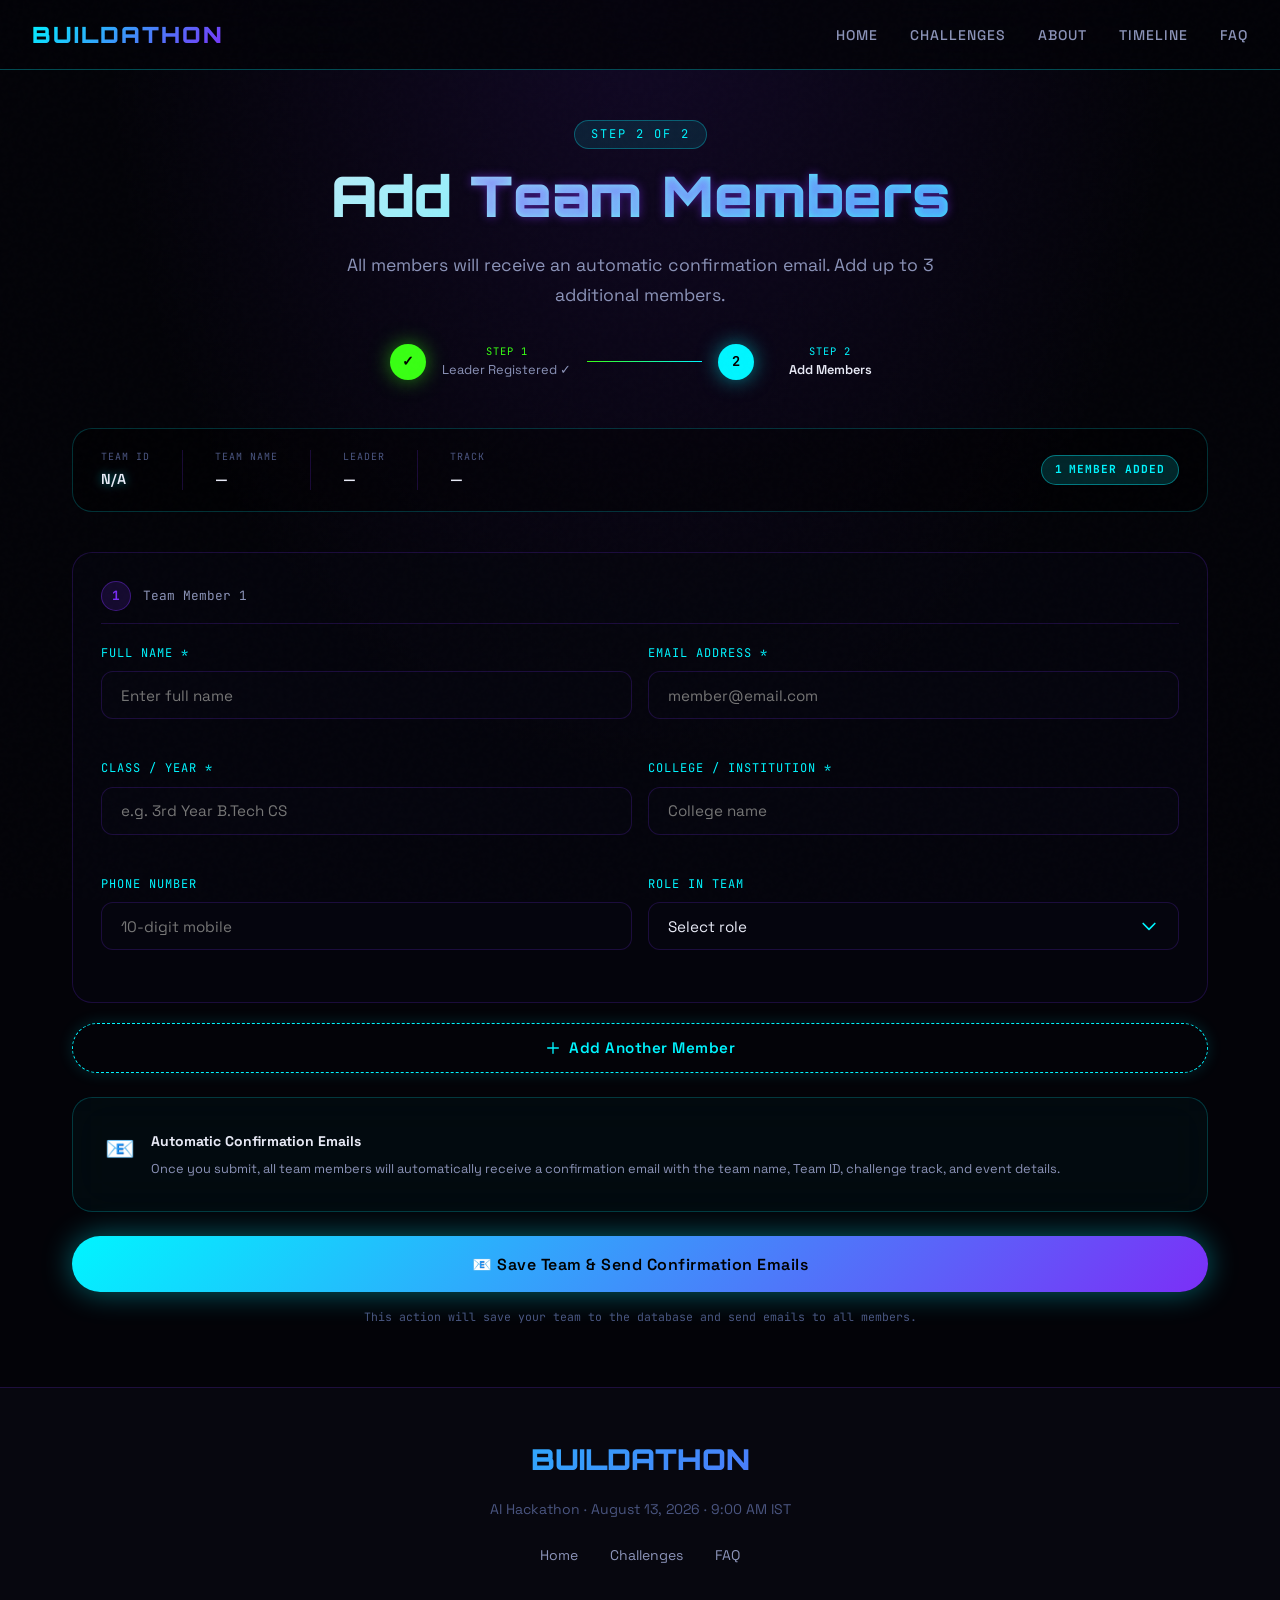
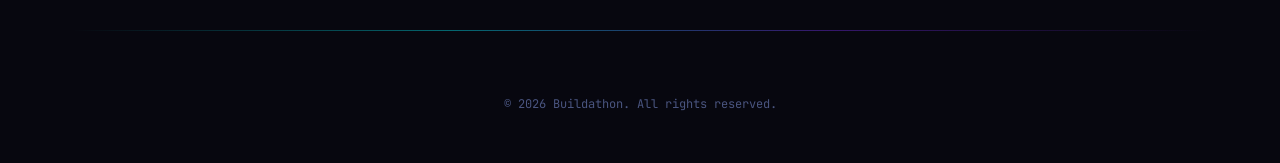
<file: add-members.html>
<!DOCTYPE html>
<html lang="en">
<head>
  <meta charset="UTF-8">
  <meta name="viewport" content="width=device-width, initial-scale=1.0">
  <title>Add Team Members — Buildathon 2026</title>
  <meta name="description" content="Add your team members for Buildathon 2026. All members will receive a confirmation email automatically.">
  <link rel="stylesheet" href="css/style.css">
  <link rel="stylesheet" href="css/animations.css">
  <style>
    .members-hero {
      padding-top: 120px;
      padding-bottom: 60px;
      position: relative;
      overflow: hidden;
    }
    .members-hero::before {
      content: '';
      position: absolute; inset: 0;
      background: radial-gradient(ellipse 60% 80% at 50% 0%, rgba(123,47,247,0.12) 0%, transparent 70%);
    }
    /* Step indicator */
    .form-step-tag {
      display: flex;
      align-items: center;
      gap: 1rem;
      max-width: 500px;
      margin: 0 auto 3rem;
    }
    .step-circle { width: 36px; height: 36px; min-width: 36px; border-radius: 50%; display: flex; align-items: center; justify-content: center; font-family: var(--font-mono); font-size: 0.85rem; font-weight: 700; }
    .step-circle.done { background: var(--neon-green); color: #000; box-shadow: 0 0 20px rgba(57,255,20,0.5); }
    .step-circle.active { background: var(--neon-cyan); color: #000; box-shadow: 0 0 20px rgba(0,245,255,0.5); }
    .step-line { flex: 1; height: 1px; background: linear-gradient(90deg, var(--neon-green), var(--neon-cyan)); }

    /* Team summary bar */
    .team-summary {
      background: rgba(0,0,0,0.4);
      border: 1px solid rgba(0,245,255,0.2);
      border-radius: var(--radius-lg);
      padding: 1.25rem 1.75rem;
      display: flex;
      align-items: center;
      gap: 2rem;
      flex-wrap: wrap;
      margin-bottom: 2.5rem;
    }
    .summary-item { display: flex; flex-direction: column; gap: 0.2rem; }
    .summary-label { font-family: var(--font-mono); font-size: 0.62rem; color: var(--text-muted); letter-spacing: 1px; text-transform: uppercase; }
    .summary-value { font-size: 0.9rem; color: var(--text-primary); font-weight: 600; }

    /* Member row */
    .member-row {
      background: rgba(7,7,15,0.7);
      border: 1px solid var(--border-subtle);
      border-radius: var(--radius-lg);
      padding: 1.75rem;
      margin-bottom: 1.25rem;
      transition: border-color 0.3s;
    }
    .member-row:hover { border-color: rgba(123,47,247,0.3); }
    .member-row-header {
      display: flex;
      align-items: center;
      justify-content: space-between;
      margin-bottom: 1.25rem;
      padding-bottom: 0.75rem;
      border-bottom: 1px solid var(--border-subtle);
    }
    .member-row-number { display: flex; align-items: center; gap: 0.75rem; }
    .member-num-badge {
      width: 30px; height: 30px;
      border-radius: 50%;
      background: rgba(123,47,247,0.15);
      border: 1px solid rgba(123,47,247,0.4);
      color: var(--neon-purple);
      display: flex; align-items: center; justify-content: center;
      font-family: var(--font-mono); font-size: 0.8rem; font-weight: 700;
    }
    .remove-member-btn {
      padding: 0.3rem 0.8rem;
      border-radius: 50px;
      border: 1px solid rgba(255,45,120,0.4);
      background: rgba(255,45,120,0.08);
      color: var(--neon-pink);
      font-family: var(--font-mono);
      font-size: 0.65rem;
      cursor: pointer;
      transition: var(--transition);
      letter-spacing: 0.5px;
    }
    .remove-member-btn:hover { background: rgba(255,45,120,0.2); }
    .member-fields-grid {
      display: grid;
      grid-template-columns: 1fr 1fr;
      gap: 1rem;
    }
    .field-error { display: none; color: var(--neon-pink); font-size: 0.72rem; margin-top: 0.3rem; font-family: var(--font-mono); }
    #add-member-btn {
      width: 100%;
      justify-content: center;
      margin-bottom: 1.5rem;
      border-style: dashed;
    }
    #members-error {
      display: none;
      padding: 0.75rem 1.2rem;
      background: rgba(255,45,120,0.1);
      border: 1px solid rgba(255,45,120,0.3);
      border-radius: var(--radius);
      color: var(--neon-pink);
      font-size: 0.875rem;
      margin-bottom: 1rem;
    }

    /* Success panel */
    #members-success {
      display: none;
      text-align: center;
      padding: 4rem 2rem;
      max-width: 600px;
      margin: 0 auto;
    }
    .success-animation { font-size: 5rem; margin-bottom: 1.5rem; animation: success-bounce 0.6s cubic-bezier(0.36, 0.07, 0.19, 0.97); }
    @keyframes success-bounce { 0%,100%{transform:scale(1)} 50%{transform:scale(1.3)} }
    .success-title { font-family: var(--font-heading); font-size: 2.5rem; font-weight: 900; background: linear-gradient(135deg, var(--neon-green), var(--neon-cyan)); -webkit-background-clip: text; -webkit-text-fill-color: transparent; background-clip: text; margin-bottom: 1rem; }
    .success-desc { color: var(--text-secondary); margin-bottom: 2rem; font-size: 1rem; line-height: 1.7; }
    .final-detail-card {
      background: var(--bg-card);
      border: 1px solid rgba(0,245,255,0.3);
      border-radius: var(--radius-lg);
      padding: 1.5rem;
      text-align: left;
      margin-bottom: 2rem;
    }
    .final-detail-row { display: flex; justify-content: space-between; padding: 0.6rem 0; border-bottom: 1px solid var(--border-subtle); font-size: 0.875rem; }
    .final-detail-row:last-child { border-bottom: none; }
    .final-detail-row .lbl { color: var(--text-muted); font-family: var(--font-mono); font-size: 0.7rem; letter-spacing: 1px; text-transform: uppercase; }
    .final-detail-row .val { color: var(--text-primary); font-weight: 600; }

    @media(max-width:600px) { .member-fields-grid { grid-template-columns: 1fr; } .team-summary { gap: 1rem; } }
  </style>
</head>
<body>
<div id="scroll-progress"></div>

<nav class="navbar">
  <a href="index.html" class="nav-logo">BUILDATHON</a>
  <ul class="nav-links">
    <li><a href="index.html">Home</a></li>
    <li><a href="challenges.html">Challenges</a></li>
    <li><a href="index.html#about">About</a></li>
    <li><a href="index.html#timeline">Timeline</a></li>
    <li><a href="index.html#faq">FAQ</a></li>
  </ul>
  <button class="nav-hamburger" aria-label="Toggle menu"><span></span><span></span><span></span></button>
</nav>

<section class="members-hero">
  <div class="container" style="position:relative;z-index:1;">
    <div class="text-center mb-4">
      <span class="section-tag reveal">Step 2 of 2</span>
      <h1 class="section-title reveal delay-100" style="font-size:clamp(2rem,5vw,3.5rem);">
        Add <span class="text-neon-purple">Team Members</span>
      </h1>
      <p class="section-subtitle reveal delay-200" style="margin:0 auto;">
        All members will receive an automatic confirmation email. Add up to 3 additional members.
      </p>
    </div>

    <!-- Step Indicator -->
    <div class="form-step-tag reveal delay-300">
      <div class="step-circle done">✓</div>
      <div style="text-align:center;min-width:120px;">
        <div style="font-family:var(--font-mono);font-size:0.65rem;color:var(--neon-green);text-transform:uppercase;letter-spacing:1px;">Step 1</div>
        <div style="font-size:0.8rem;color:var(--text-secondary);">Leader Registered ✓</div>
      </div>
      <div class="step-line"></div>
      <div class="step-circle active">2</div>
      <div style="text-align:center;min-width:120px;">
        <div style="font-family:var(--font-mono);font-size:0.65rem;color:var(--neon-cyan);text-transform:uppercase;letter-spacing:1px;">Step 2</div>
        <div style="font-size:0.8rem;color:var(--text-primary);font-weight:600;">Add Members</div>
      </div>
    </div>

    <!-- Success Panel (hidden by default) -->
    <div id="members-success">
      <div class="success-animation">🎉</div>
      <div class="success-title">You're All Set!</div>
      <p class="success-desc">
        Your team has been fully registered and confirmation emails have been sent to all members.<br>
        See you at <strong>Buildathon 2026</strong> on August 13!
      </p>
      <div class="final-detail-card">
        <div class="final-detail-row">
          <span class="lbl">Team ID</span>
          <span class="val text-neon-cyan" id="final-team-id">—</span>
        </div>
        <div class="final-detail-row">
          <span class="lbl">Members Added</span>
          <span class="val" id="final-members-count">—</span>
        </div>
        <div class="final-detail-row">
          <span class="lbl">Emails Sent</span>
          <span class="val text-neon-green">✓ Confirmation emails dispatched</span>
        </div>
        <div class="final-detail-row">
          <span class="lbl">Hackathon Date</span>
          <span class="val">August 13, 2026 · 9:00 AM IST</span>
        </div>
      </div>
      <div class="flex-center gap-2" style="flex-wrap:wrap;">
        <a href="index.html" class="btn btn-primary" id="success-home-btn">🏠 Go to Homepage</a>
        <a href="challenges.html" class="btn btn-secondary" id="success-challenges-btn">Explore Challenges →</a>
      </div>
    </div>

    <!-- Main Form Area -->
    <div id="members-form-area">
      <!-- Team Summary Bar -->
      <div class="team-summary reveal">
        <div class="summary-item">
          <span class="summary-label">Team ID</span>
          <span class="summary-value text-neon-cyan" id="team-id-display">—</span>
        </div>
        <div style="width:1px;height:40px;background:var(--border-subtle);"></div>
        <div class="summary-item">
          <span class="summary-label">Team Name</span>
          <span class="summary-value" id="team-name-display">—</span>
        </div>
        <div style="width:1px;height:40px;background:var(--border-subtle);"></div>
        <div class="summary-item">
          <span class="summary-label">Leader</span>
          <span class="summary-value" id="leader-name-display">—</span>
        </div>
        <div style="width:1px;height:40px;background:var(--border-subtle);"></div>
        <div class="summary-item">
          <span class="summary-label">Track</span>
          <span class="summary-value" id="track-display" style="max-width:220px;white-space:nowrap;overflow:hidden;text-overflow:ellipsis;">—</span>
        </div>
        <div style="margin-left:auto;">
          <span class="badge badge-cyan"><span id="member-count">1</span> member added</span>
        </div>
      </div>

      <form id="members-form" novalidate>
        <!-- Member rows injected here by JS -->
        <div id="members-container"></div>

        <!-- Add member button -->
        <button type="button" class="btn btn-secondary reveal" id="add-member-btn">
          <svg width="16" height="16" fill="none" viewBox="0 0 24 24" stroke="currentColor"><path stroke-linecap="round" stroke-linejoin="round" stroke-width="2" d="M12 4v16m8-8H4"/></svg>
          Add Another Member
        </button>

        <div class="card reveal" style="margin-bottom:1.5rem;background:rgba(0,245,255,0.03);border-color:rgba(0,245,255,0.2);">
          <div style="display:flex;align-items:flex-start;gap:1rem;">
            <span style="font-size:1.5rem;">📧</span>
            <div>
              <h4 style="font-size:0.875rem;color:var(--text-primary);margin-bottom:0.4rem;">Automatic Confirmation Emails</h4>
              <p style="font-size:0.8rem;color:var(--text-secondary);line-height:1.6;">Once you submit, all team members will automatically receive a confirmation email with the team name, Team ID, challenge track, and event details.</p>
            </div>
          </div>
        </div>

        <div id="members-error"></div>

        <button type="submit" class="btn btn-primary reveal" id="members-submit-btn" style="width:100%;justify-content:center;font-size:1rem;padding:1.1rem;">
          📧 Save Team &amp; Send Confirmation Emails
        </button>
        <p style="font-family:var(--font-mono);font-size:0.72rem;color:var(--text-muted);text-align:center;margin-top:1rem;">
          This action will save your team to the database and send emails to all members.
        </p>
      </form>
    </div>
  </div>
</section>

<footer>
  <div class="container">
    <div class="footer-logo">BUILDATHON</div>
    <p>AI Hackathon · August 13, 2026 · 9:00 AM IST</p>
    <div class="footer-links">
      <a href="index.html">Home</a>
      <a href="challenges.html">Challenges</a>
      <a href="index.html#faq">FAQ</a>
    </div>
    <div class="divider"></div>
    <p style="font-family:var(--font-mono);font-size:0.75rem;color:var(--text-muted);">© 2026 Buildathon. All rights reserved.</p>
  </div>
</footer>

<script src="js/particles.js"></script>
<script src="js/main.js"></script>
<script src="js/members.js"></script>
</body>
</html>
</file>
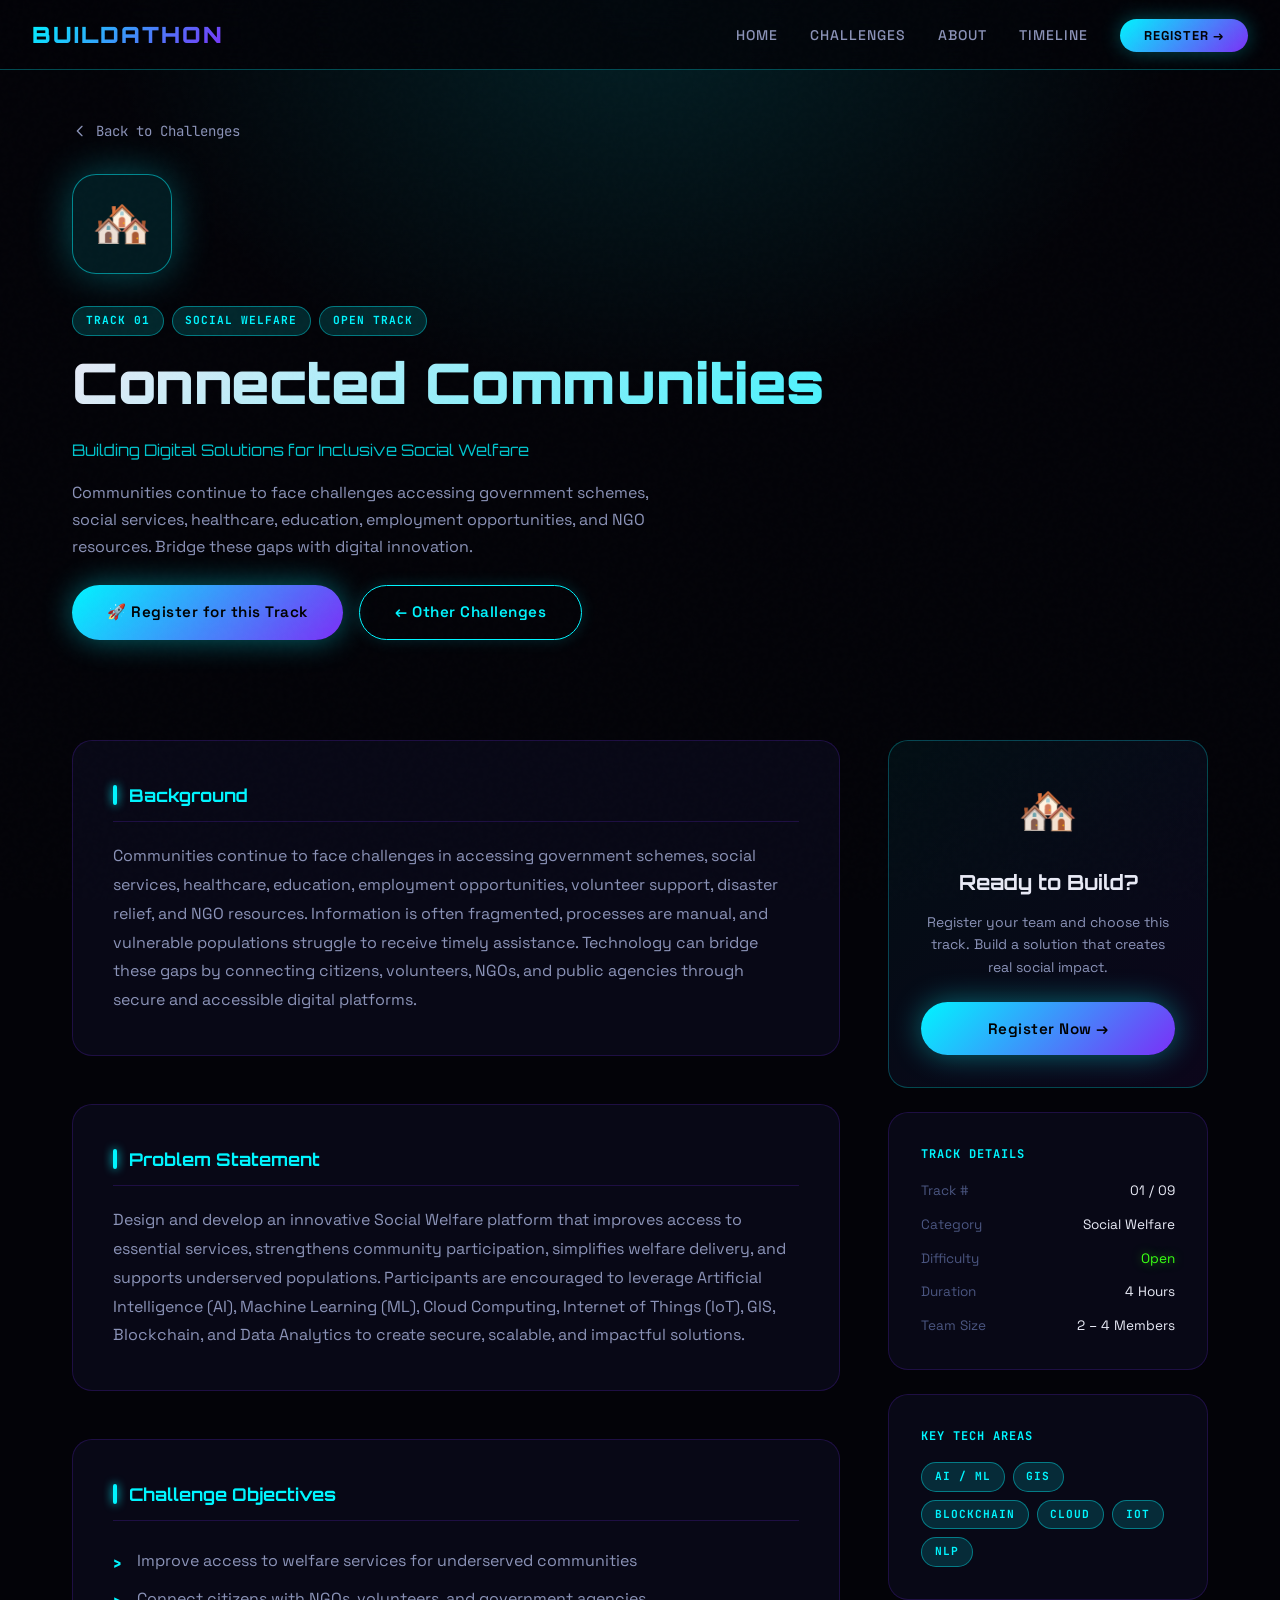
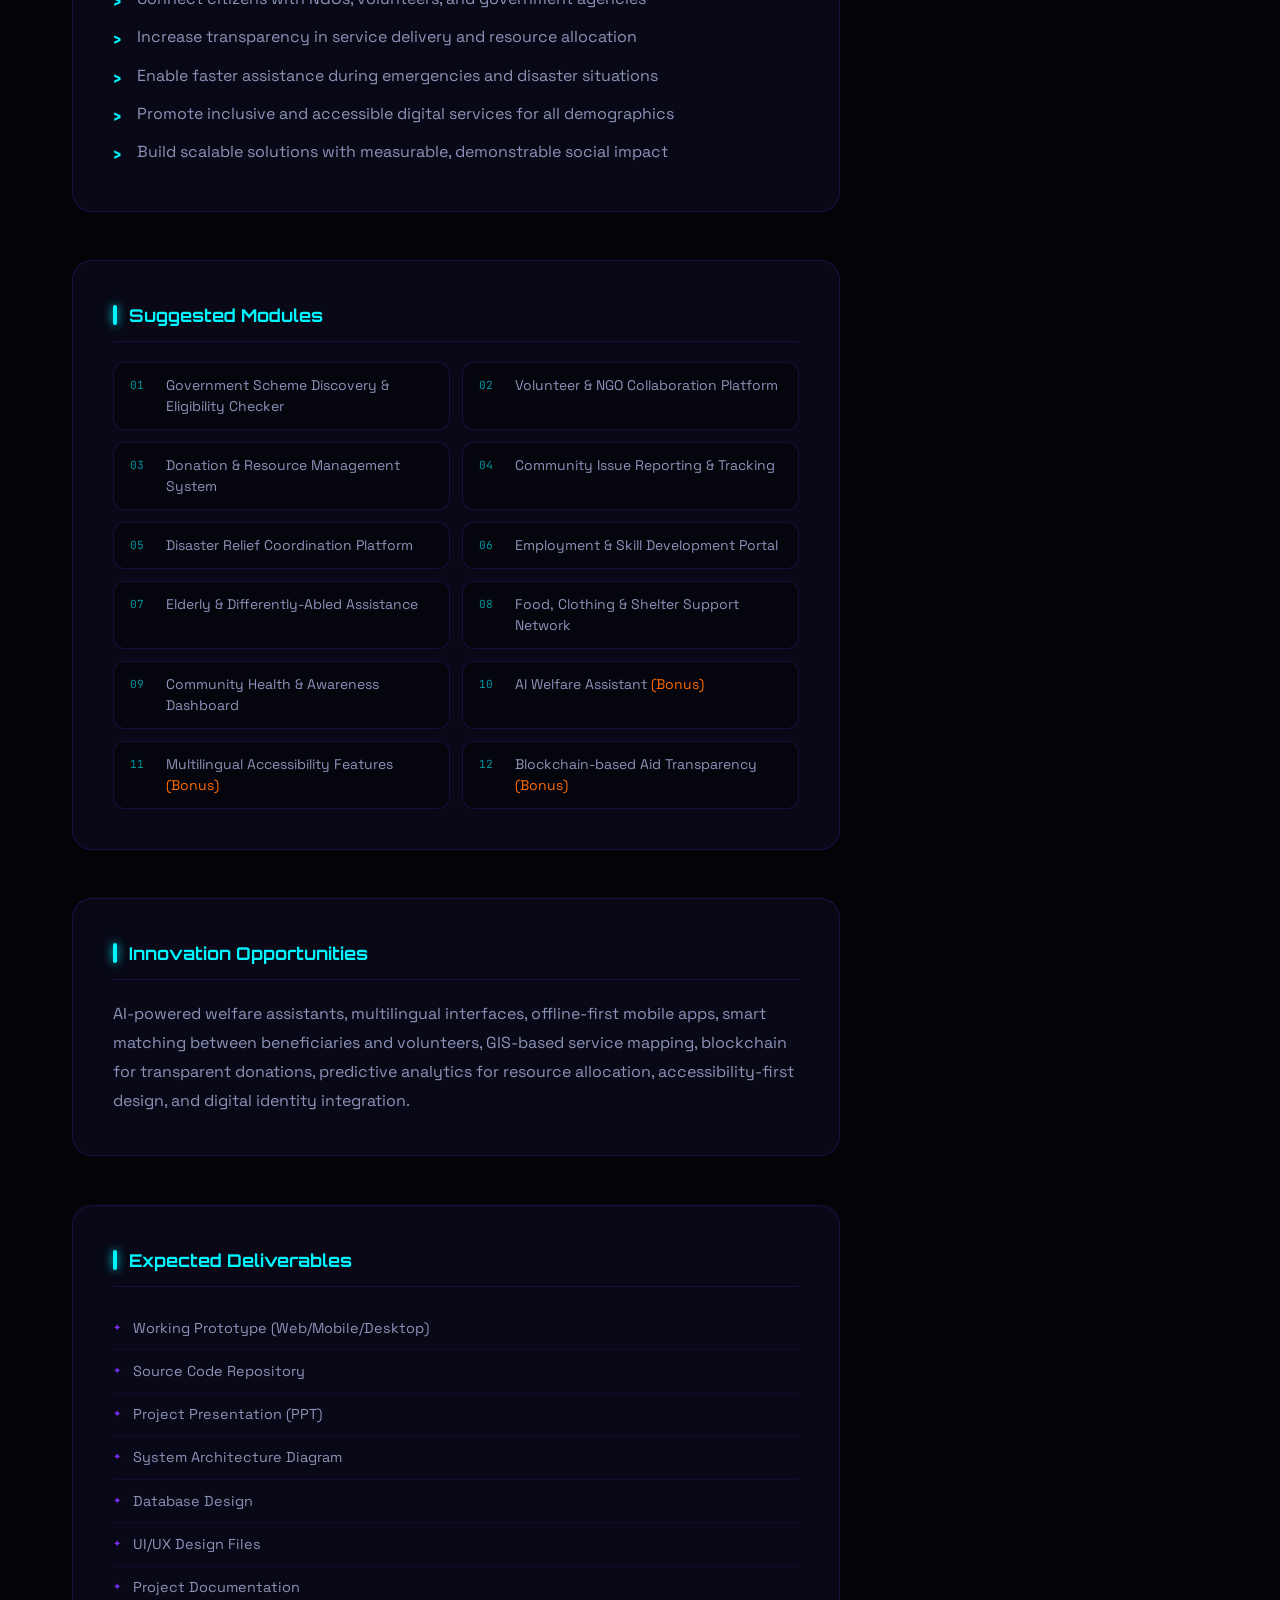
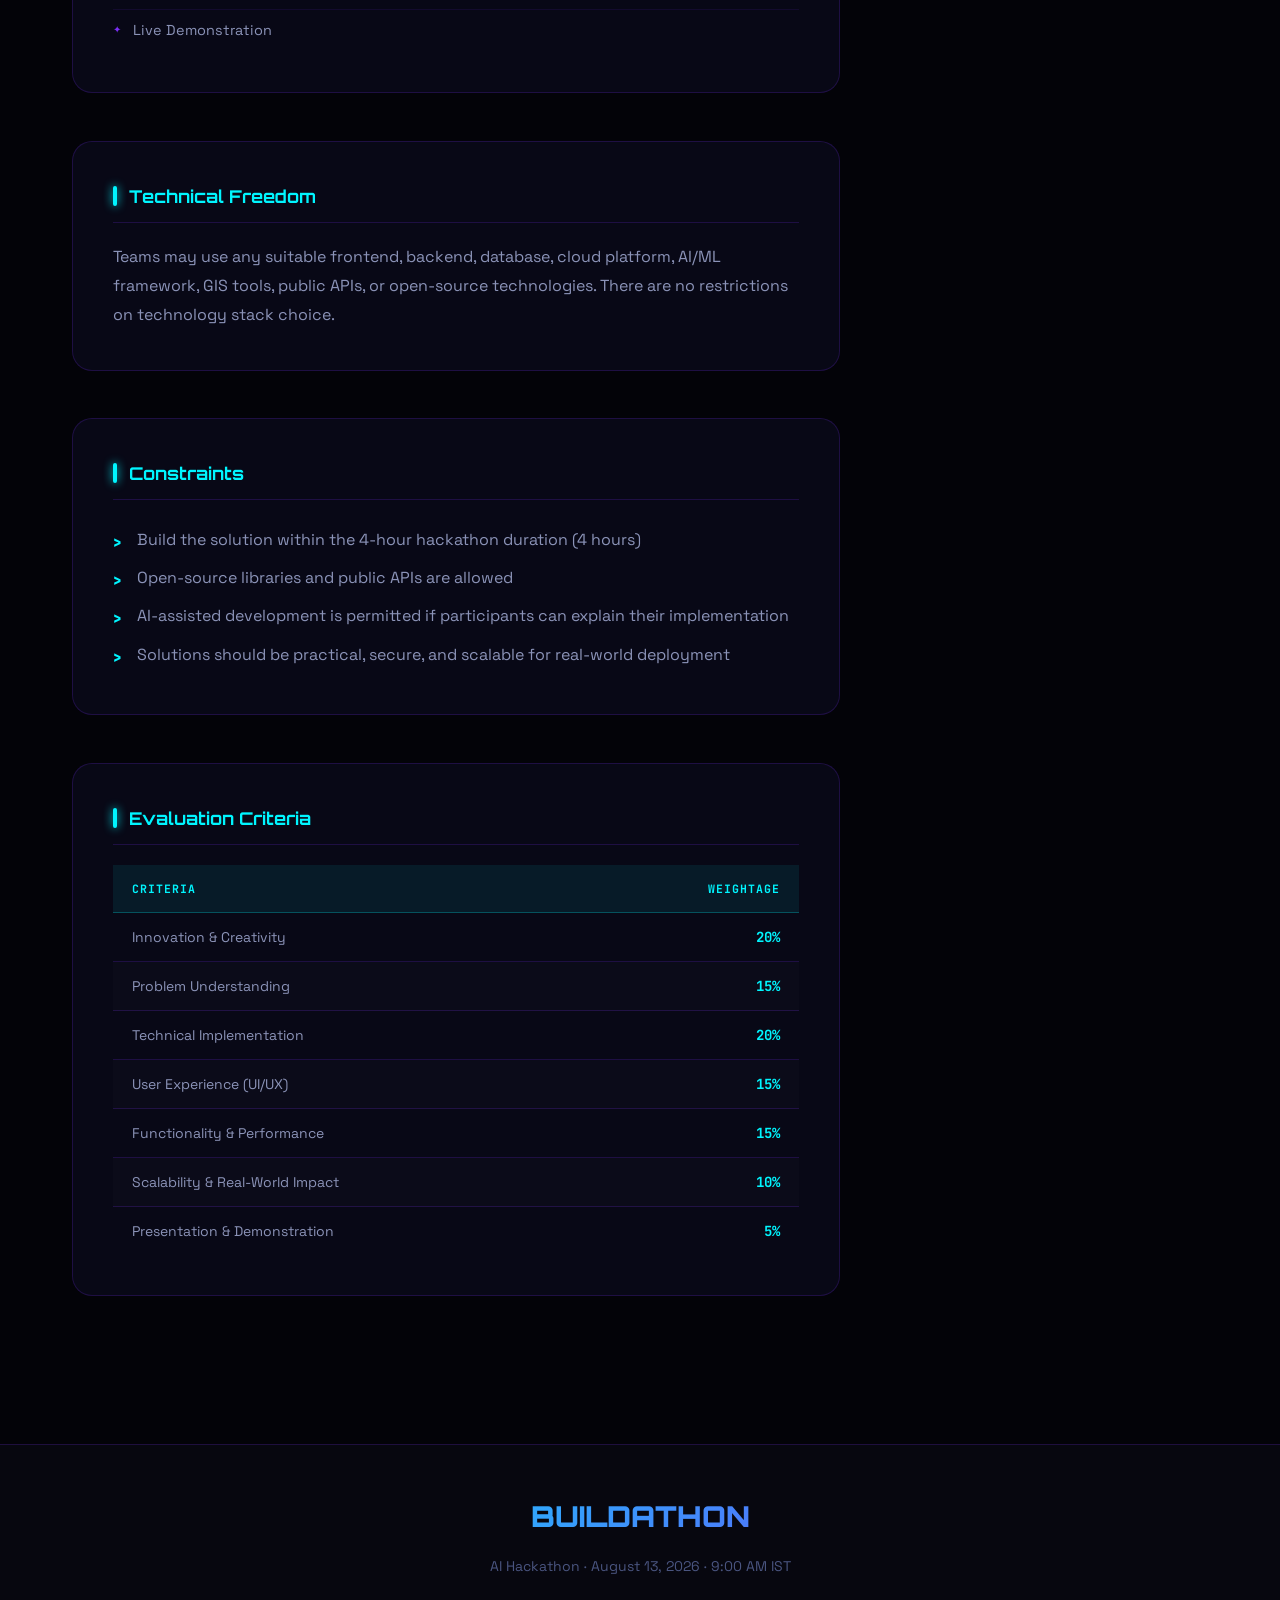
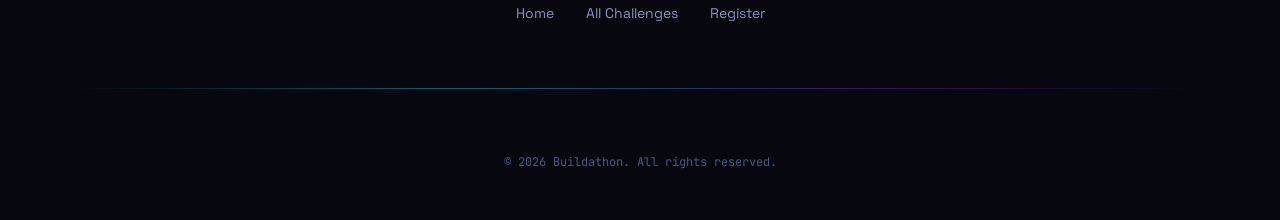
<file: challenge-1.html>
<!DOCTYPE html>
<html lang="en">
<head>
  <meta charset="UTF-8">
  <meta name="viewport" content="width=device-width, initial-scale=1.0">
  <title>Track 01: Connected Communities — Buildathon 2026</title>
  <meta name="description" content="Social Welfare Challenge at Buildathon 2026. Build digital platforms bridging citizens with government schemes, NGOs, healthcare and social services.">
  <link rel="stylesheet" href="css/style.css">
  <link rel="stylesheet" href="css/animations.css">
  <link rel="stylesheet" href="css/challenges.css">
</head>
<body>
<div id="scroll-progress"></div>
<nav class="navbar">
  <a href="index.html" class="nav-logo">BUILDATHON</a>
  <ul class="nav-links">
    <li><a href="index.html">Home</a></li>
    <li><a href="challenges.html">Challenges</a></li>
    <li><a href="index.html#about">About</a></li>
    <li><a href="index.html#timeline">Timeline</a></li>
    <li><a href="register.html" class="nav-register-btn">Register →</a></li>
  </ul>
  <button class="nav-hamburger" aria-label="Toggle menu"><span></span><span></span><span></span></button>
</nav>

<section class="challenge-detail-header" style="--page-gradient-color:rgba(0,245,255,0.12);">
  <div class="container" style="position:relative;z-index:1;">
    <a href="challenges.html" class="back-link">
      <svg width="16" height="16" fill="none" viewBox="0 0 24 24" stroke="currentColor"><path stroke-linecap="round" stroke-linejoin="round" stroke-width="2" d="M15 19l-7-7 7-7"/></svg>
      Back to Challenges
    </a>
    <div class="flex gap-2" style="align-items:flex-start;flex-wrap:wrap;">
      <div style="flex:1;min-width:280px;">
        <div class="challenge-detail-icon-large" style="--card-color:rgba(0,245,255,0.5);--card-icon-bg:rgba(0,245,255,0.1);--card-glow:rgba(0,245,255,0.3);">🏘️</div>
        <div class="flex gap-1 mb-2" style="flex-wrap:wrap;">
          <span class="badge badge-cyan">Track 01</span>
          <span class="badge badge-cyan">Social Welfare</span>
          <span class="badge badge-cyan">Open Track</span>
        </div>
        <h1 class="section-title reveal" style="font-size:clamp(2rem,5vw,3.5rem);">Connected Communities</h1>
        <p style="font-family:var(--font-heading);color:var(--neon-cyan);font-size:1rem;margin-bottom:1rem;opacity:0.8;">Building Digital Solutions for Inclusive Social Welfare</p>
        <p class="reveal delay-100" style="color:var(--text-secondary);font-size:1rem;line-height:1.7;max-width:600px;">
          Communities continue to face challenges accessing government schemes, social services, healthcare, education, employment opportunities, and NGO resources. Bridge these gaps with digital innovation.
        </p>
        <div class="flex gap-2 mt-3 reveal delay-200" style="flex-wrap:wrap;">
          <a href="register.html" class="btn btn-primary" id="c1-register-btn">🚀 Register for this Track</a>
          <a href="challenges.html" class="btn btn-secondary">← Other Challenges</a>
        </div>
      </div>
    </div>
  </div>
</section>

<section class="section" style="padding-top:40px;">
  <div class="container">
    <div class="challenge-detail-grid">
      <div>
        <!-- Background -->
        <div class="detail-section reveal">
          <h2 class="detail-section-title">Background</h2>
          <p>Communities continue to face challenges in accessing government schemes, social services, healthcare, education, employment opportunities, volunteer support, disaster relief, and NGO resources. Information is often fragmented, processes are manual, and vulnerable populations struggle to receive timely assistance. Technology can bridge these gaps by connecting citizens, volunteers, NGOs, and public agencies through secure and accessible digital platforms.</p>
        </div>

        <!-- Problem Statement -->
        <div class="detail-section reveal">
          <h2 class="detail-section-title">Problem Statement</h2>
          <p>Design and develop an innovative Social Welfare platform that improves access to essential services, strengthens community participation, simplifies welfare delivery, and supports underserved populations. Participants are encouraged to leverage Artificial Intelligence (AI), Machine Learning (ML), Cloud Computing, Internet of Things (IoT), GIS, Blockchain, and Data Analytics to create secure, scalable, and impactful solutions.</p>
        </div>

        <!-- Objectives -->
        <div class="detail-section reveal">
          <h2 class="detail-section-title">Challenge Objectives</h2>
          <ul>
            <li>Improve access to welfare services for underserved communities</li>
            <li>Connect citizens with NGOs, volunteers, and government agencies</li>
            <li>Increase transparency in service delivery and resource allocation</li>
            <li>Enable faster assistance during emergencies and disaster situations</li>
            <li>Promote inclusive and accessible digital services for all demographics</li>
            <li>Build scalable solutions with measurable, demonstrable social impact</li>
          </ul>
        </div>

        <!-- Suggested Modules -->
        <div class="detail-section reveal">
          <h2 class="detail-section-title">Suggested Modules</h2>
          <div class="modules-grid">
            <div class="module-item"><span class="module-number">01</span><span class="module-text">Government Scheme Discovery & Eligibility Checker</span></div>
            <div class="module-item"><span class="module-number">02</span><span class="module-text">Volunteer & NGO Collaboration Platform</span></div>
            <div class="module-item"><span class="module-number">03</span><span class="module-text">Donation & Resource Management System</span></div>
            <div class="module-item"><span class="module-number">04</span><span class="module-text">Community Issue Reporting & Tracking</span></div>
            <div class="module-item"><span class="module-number">05</span><span class="module-text">Disaster Relief Coordination Platform</span></div>
            <div class="module-item"><span class="module-number">06</span><span class="module-text">Employment & Skill Development Portal</span></div>
            <div class="module-item"><span class="module-number">07</span><span class="module-text">Elderly & Differently-Abled Assistance</span></div>
            <div class="module-item"><span class="module-number">08</span><span class="module-text">Food, Clothing & Shelter Support Network</span></div>
            <div class="module-item"><span class="module-number">09</span><span class="module-text">Community Health & Awareness Dashboard</span></div>
            <div class="module-item"><span class="module-number">10</span><span class="module-text">AI Welfare Assistant <span style="color:var(--neon-orange)">(Bonus)</span></span></div>
            <div class="module-item"><span class="module-number">11</span><span class="module-text">Multilingual Accessibility Features <span style="color:var(--neon-orange)">(Bonus)</span></span></div>
            <div class="module-item"><span class="module-number">12</span><span class="module-text">Blockchain-based Aid Transparency <span style="color:var(--neon-orange)">(Bonus)</span></span></div>
          </div>
        </div>

        <!-- Innovation Opportunities -->
        <div class="detail-section reveal">
          <h2 class="detail-section-title">Innovation Opportunities</h2>
          <p>AI-powered welfare assistants, multilingual interfaces, offline-first mobile apps, smart matching between beneficiaries and volunteers, GIS-based service mapping, blockchain for transparent donations, predictive analytics for resource allocation, accessibility-first design, and digital identity integration.</p>
        </div>

        <!-- Deliverables -->
        <div class="detail-section reveal">
          <h2 class="detail-section-title">Expected Deliverables</h2>
          <div class="deliverable-item">Working Prototype (Web/Mobile/Desktop)</div>
          <div class="deliverable-item">Source Code Repository</div>
          <div class="deliverable-item">Project Presentation (PPT)</div>
          <div class="deliverable-item">System Architecture Diagram</div>
          <div class="deliverable-item">Database Design</div>
          <div class="deliverable-item">UI/UX Design Files</div>
          <div class="deliverable-item">Project Documentation</div>
          <div class="deliverable-item">Live Demonstration</div>
        </div>

        <!-- Technical Freedom -->
        <div class="detail-section reveal">
          <h2 class="detail-section-title">Technical Freedom</h2>
          <p>Teams may use any suitable frontend, backend, database, cloud platform, AI/ML framework, GIS tools, public APIs, or open-source technologies. There are no restrictions on technology stack choice.</p>
        </div>

        <!-- Constraints -->
        <div class="detail-section reveal">
          <h2 class="detail-section-title">Constraints</h2>
          <ul>
            <li>Build the solution within the 4-hour hackathon duration (4 hours)</li>
            <li>Open-source libraries and public APIs are allowed</li>
            <li>AI-assisted development is permitted if participants can explain their implementation</li>
            <li>Solutions should be practical, secure, and scalable for real-world deployment</li>
          </ul>
        </div>

        <!-- Evaluation Criteria -->
        <div class="detail-section reveal">
          <h2 class="detail-section-title">Evaluation Criteria</h2>
          <div style="overflow-x:auto;">
            <table style="width:100%;border-collapse:collapse;font-size:0.875rem;">
              <thead>
                <tr style="background:rgba(0,245,255,0.08);">
                  <th style="padding:0.9rem 1.2rem;text-align:left;font-family:var(--font-mono);font-size:0.72rem;letter-spacing:1px;text-transform:uppercase;color:var(--neon-cyan);border-bottom:1px solid rgba(0,245,255,0.25);">Criteria</th>
                  <th style="padding:0.9rem 1.2rem;text-align:right;font-family:var(--font-mono);font-size:0.72rem;letter-spacing:1px;text-transform:uppercase;color:var(--neon-cyan);border-bottom:1px solid rgba(0,245,255,0.25);">Weightage</th>
                </tr>
              </thead>
              <tbody>
                <tr style="border-bottom:1px solid var(--border-subtle);"><td style="padding:0.8rem 1.2rem;color:var(--text-secondary);">Innovation &amp; Creativity</td><td style="padding:0.8rem 1.2rem;text-align:right;font-family:var(--font-mono);color:var(--neon-cyan);font-weight:700;">20%</td></tr>
                <tr style="border-bottom:1px solid var(--border-subtle);background:rgba(255,255,255,0.01);"><td style="padding:0.8rem 1.2rem;color:var(--text-secondary);">Problem Understanding</td><td style="padding:0.8rem 1.2rem;text-align:right;font-family:var(--font-mono);color:var(--neon-cyan);font-weight:700;">15%</td></tr>
                <tr style="border-bottom:1px solid var(--border-subtle);"><td style="padding:0.8rem 1.2rem;color:var(--text-secondary);">Technical Implementation</td><td style="padding:0.8rem 1.2rem;text-align:right;font-family:var(--font-mono);color:var(--neon-cyan);font-weight:700;">20%</td></tr>
                <tr style="border-bottom:1px solid var(--border-subtle);background:rgba(255,255,255,0.01);"><td style="padding:0.8rem 1.2rem;color:var(--text-secondary);">User Experience (UI/UX)</td><td style="padding:0.8rem 1.2rem;text-align:right;font-family:var(--font-mono);color:var(--neon-cyan);font-weight:700;">15%</td></tr>
                <tr style="border-bottom:1px solid var(--border-subtle);"><td style="padding:0.8rem 1.2rem;color:var(--text-secondary);">Functionality &amp; Performance</td><td style="padding:0.8rem 1.2rem;text-align:right;font-family:var(--font-mono);color:var(--neon-cyan);font-weight:700;">15%</td></tr>
                <tr style="border-bottom:1px solid var(--border-subtle);background:rgba(255,255,255,0.01);"><td style="padding:0.8rem 1.2rem;color:var(--text-secondary);">Scalability &amp; Real-World Impact</td><td style="padding:0.8rem 1.2rem;text-align:right;font-family:var(--font-mono);color:var(--neon-cyan);font-weight:700;">10%</td></tr>
                <tr><td style="padding:0.8rem 1.2rem;color:var(--text-secondary);">Presentation &amp; Demonstration</td><td style="padding:0.8rem 1.2rem;text-align:right;font-family:var(--font-mono);color:var(--neon-cyan);font-weight:700;">5%</td></tr>
              </tbody>
            </table>
          </div>
        </div>
      </div>

      <!-- Sidebar -->
      <div class="challenge-sidebar">
        <div class="challenge-cta-card reveal">
          <div style="font-size:3rem;margin-bottom:1rem;">🏘️</div>
          <h3>Ready to Build?</h3>
          <p>Register your team and choose this track. Build a solution that creates real social impact.</p>
          <a href="register.html" class="btn btn-primary" style="width:100%;justify-content:center;" id="c1-sidebar-register">Register Now →</a>
        </div>
        <div class="card mt-3 reveal delay-200">
          <h4 style="font-family:var(--font-mono);font-size:0.75rem;color:var(--neon-cyan);letter-spacing:1px;text-transform:uppercase;margin-bottom:1rem;">Track Details</h4>
          <div style="display:flex;flex-direction:column;gap:0.75rem;">
            <div style="display:flex;justify-content:space-between;font-size:0.85rem;"><span style="color:var(--text-muted);">Track #</span><span>01 / 09</span></div>
            <div style="display:flex;justify-content:space-between;font-size:0.85rem;"><span style="color:var(--text-muted);">Category</span><span>Social Welfare</span></div>
            <div style="display:flex;justify-content:space-between;font-size:0.85rem;"><span style="color:var(--text-muted);">Difficulty</span><span class="text-neon-green">Open</span></div>
            <div style="display:flex;justify-content:space-between;font-size:0.85rem;"><span style="color:var(--text-muted);">Duration</span><span>4 Hours</span></div>
            <div style="display:flex;justify-content:space-between;font-size:0.85rem;"><span style="color:var(--text-muted);">Team Size</span><span>2 – 4 Members</span></div>
          </div>
        </div>
        <div class="card mt-3 reveal delay-300">
          <h4 style="font-family:var(--font-mono);font-size:0.75rem;color:var(--neon-cyan);letter-spacing:1px;text-transform:uppercase;margin-bottom:1rem;">Key Tech Areas</h4>
          <div style="display:flex;flex-wrap:wrap;gap:0.5rem;">
            <span class="badge badge-cyan">AI / ML</span>
            <span class="badge badge-cyan">GIS</span>
            <span class="badge badge-cyan">Blockchain</span>
            <span class="badge badge-cyan">Cloud</span>
            <span class="badge badge-cyan">IoT</span>
            <span class="badge badge-cyan">NLP</span>
          </div>
        </div>
      </div>
    </div>
  </div>
</section>

<footer>
  <div class="container">
    <div class="footer-logo">BUILDATHON</div>
    <p>AI Hackathon · August 13, 2026 · 9:00 AM IST</p>
    <div class="footer-links">
      <a href="index.html">Home</a>
      <a href="challenges.html">All Challenges</a>
      <a href="register.html">Register</a>
    </div>
    <div class="divider"></div>
    <p style="font-family:var(--font-mono);font-size:0.75rem;color:var(--text-muted);">© 2026 Buildathon. All rights reserved.</p>
  </div>
</footer>
<script src="js/particles.js"></script>
<script src="js/main.js"></script>
</body>
</html>
</file>
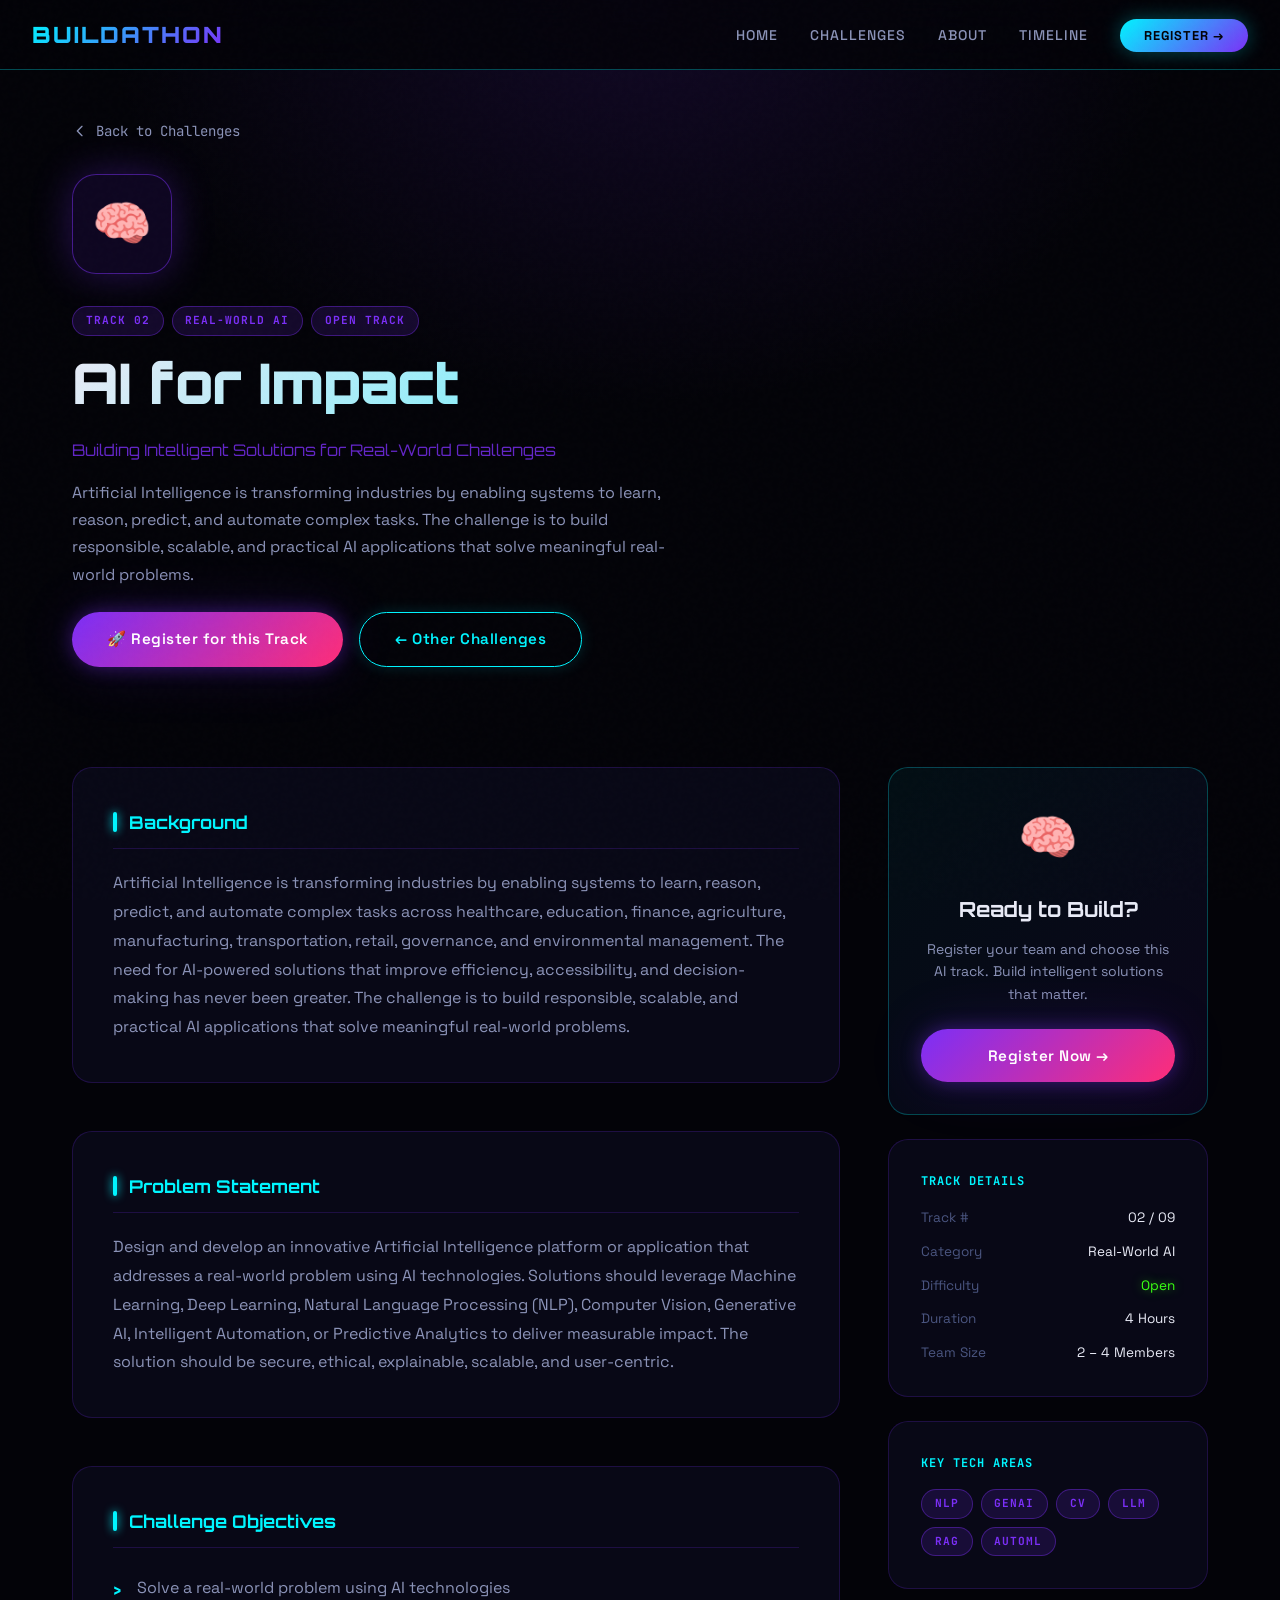
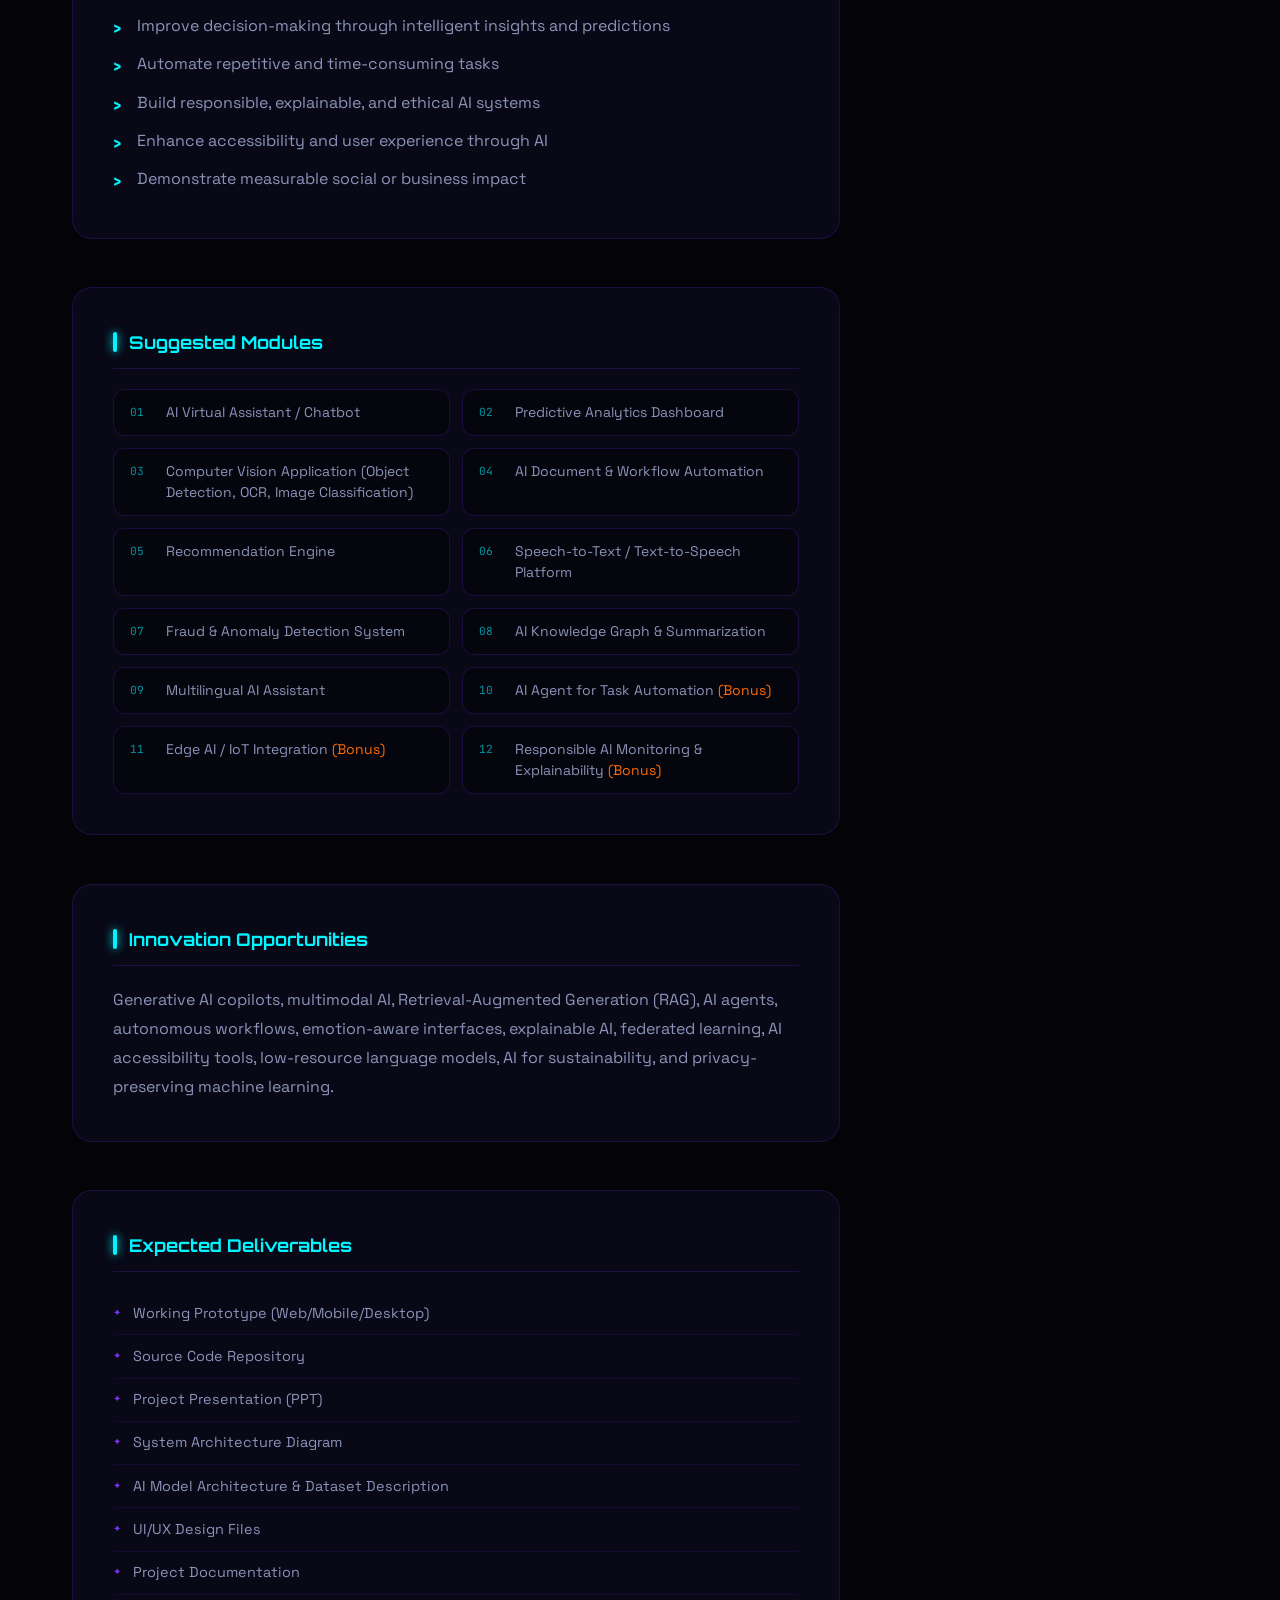
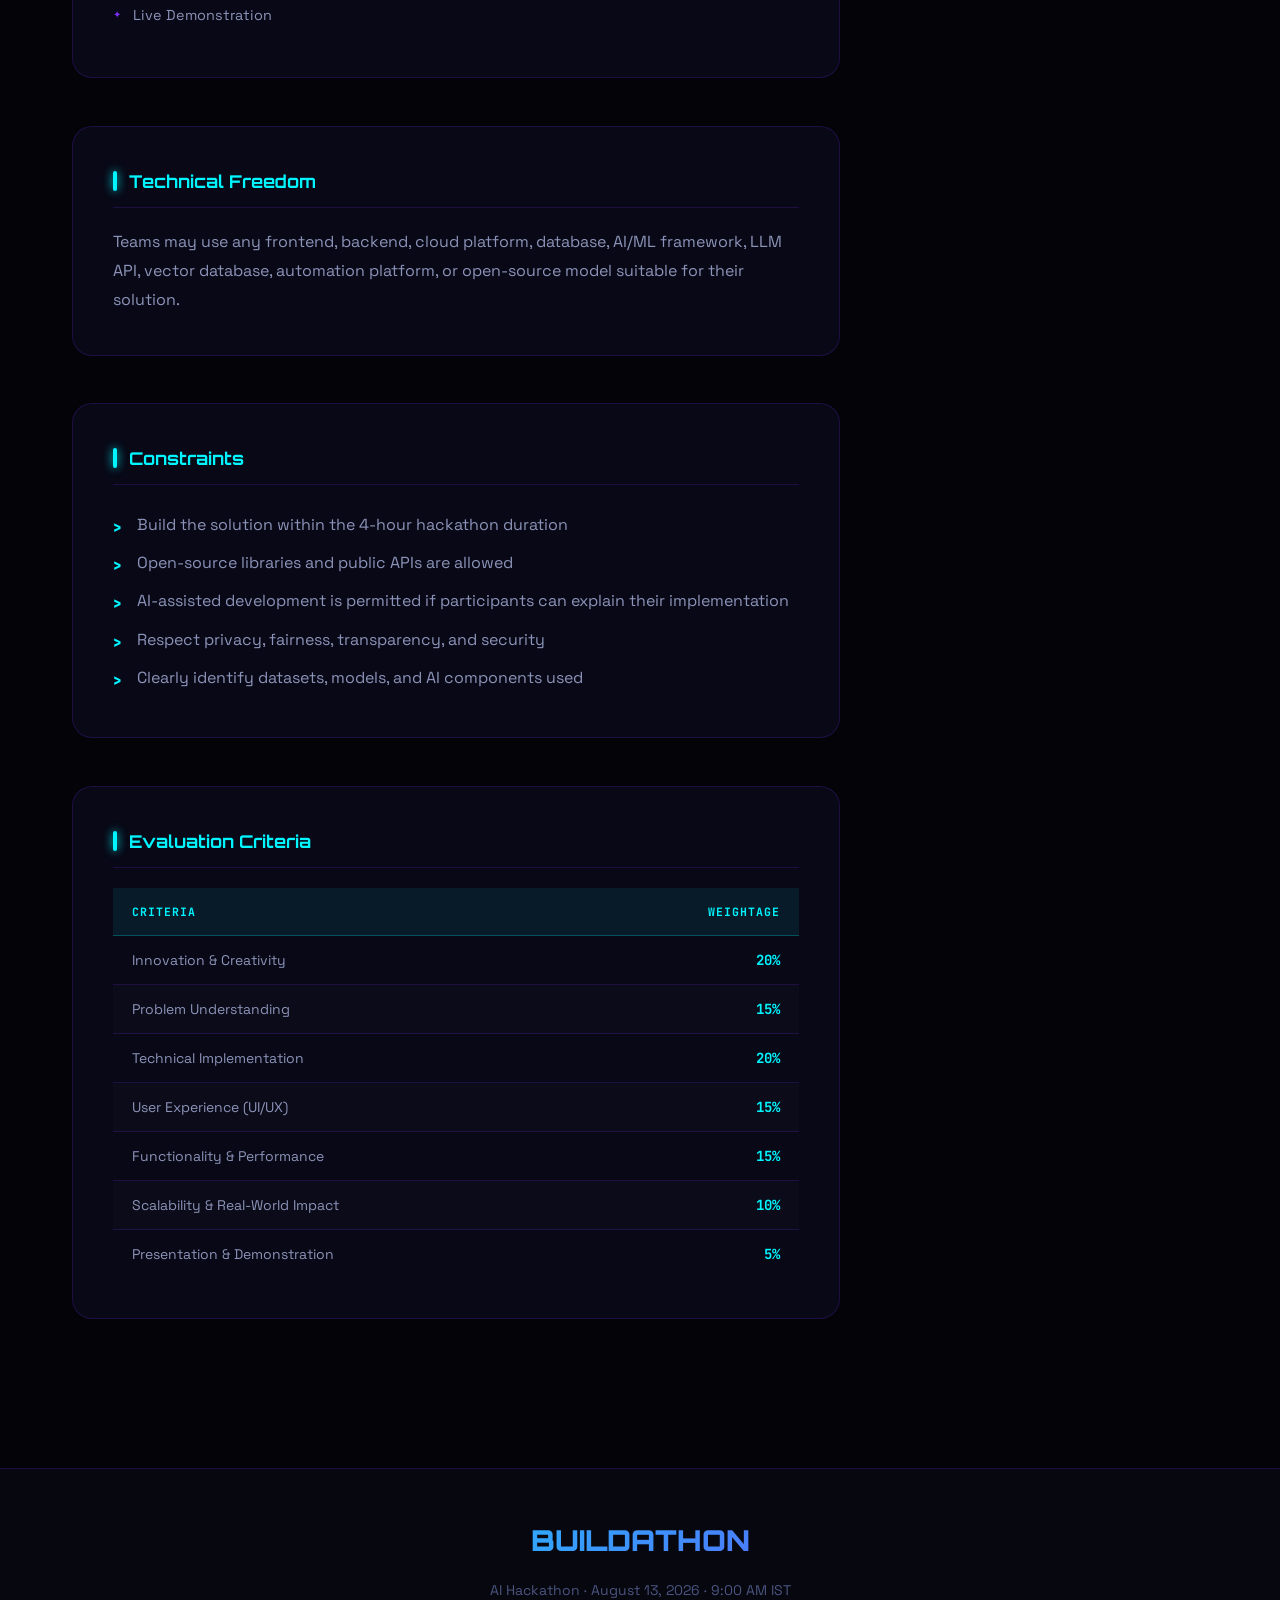
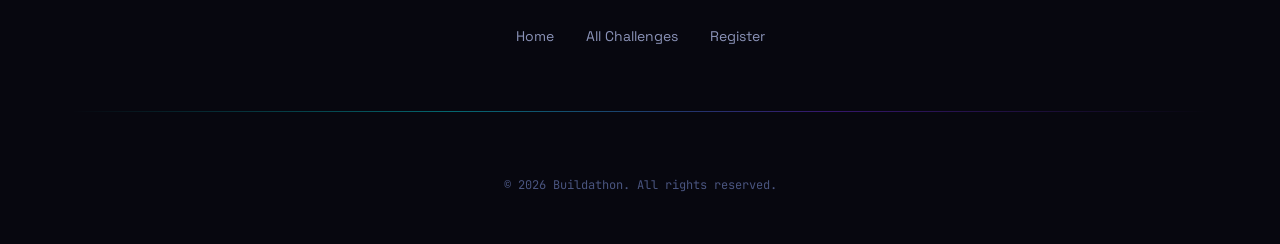
<file: challenge-2.html>
<!DOCTYPE html>
<html lang="en">
<head>
  <meta charset="UTF-8">
  <meta name="viewport" content="width=device-width, initial-scale=1.0">
  <title>Track 02: AI for Impact — Buildathon 2026</title>
  <meta name="description" content="AI for Impact challenge at Buildathon 2026. Build responsible, scalable AI applications solving real-world problems.">
  <link rel="stylesheet" href="css/style.css">
  <link rel="stylesheet" href="css/animations.css">
  <link rel="stylesheet" href="css/challenges.css">
</head>
<body>
<div id="scroll-progress"></div>
<nav class="navbar">
  <a href="index.html" class="nav-logo">BUILDATHON</a>
  <ul class="nav-links">
    <li><a href="index.html">Home</a></li>
    <li><a href="challenges.html">Challenges</a></li>
    <li><a href="index.html#about">About</a></li>
    <li><a href="index.html#timeline">Timeline</a></li>
    <li><a href="register.html" class="nav-register-btn">Register →</a></li>
  </ul>
  <button class="nav-hamburger" aria-label="Toggle menu"><span></span><span></span><span></span></button>
</nav>

<section class="challenge-detail-header" style="--page-gradient-color:rgba(123,47,247,0.12);">
  <div class="container" style="position:relative;z-index:1;">
    <a href="challenges.html" class="back-link">
      <svg width="16" height="16" fill="none" viewBox="0 0 24 24" stroke="currentColor"><path stroke-linecap="round" stroke-linejoin="round" stroke-width="2" d="M15 19l-7-7 7-7"/></svg>
      Back to Challenges
    </a>
    <div class="flex gap-2" style="align-items:flex-start;flex-wrap:wrap;">
      <div style="flex:1;min-width:280px;">
        <div class="challenge-detail-icon-large" style="--card-color:rgba(123,47,247,0.5);--card-icon-bg:rgba(123,47,247,0.1);--card-glow:rgba(123,47,247,0.3);">🧠</div>
        <div class="flex gap-1 mb-2" style="flex-wrap:wrap;">
          <span class="badge badge-purple">Track 02</span>
          <span class="badge badge-purple">Real-World AI</span>
          <span class="badge badge-purple">Open Track</span>
        </div>
        <h1 class="section-title reveal" style="font-size:clamp(2rem,5vw,3.5rem);">AI for Impact</h1>
        <p style="font-family:var(--font-heading);color:var(--neon-purple);font-size:1rem;margin-bottom:1rem;opacity:0.8;">Building Intelligent Solutions for Real-World Challenges</p>
        <p class="reveal delay-100" style="color:var(--text-secondary);font-size:1rem;line-height:1.7;max-width:600px;">Artificial Intelligence is transforming industries by enabling systems to learn, reason, predict, and automate complex tasks. The challenge is to build responsible, scalable, and practical AI applications that solve meaningful real-world problems.</p>
        <div class="flex gap-2 mt-3 reveal delay-200" style="flex-wrap:wrap;">
          <a href="register.html" class="btn btn-purple" id="c2-register-btn">🚀 Register for this Track</a>
          <a href="challenges.html" class="btn btn-secondary">← Other Challenges</a>
        </div>
      </div>
    </div>
  </div>
</section>

<section class="section" style="padding-top:40px;">
  <div class="container">
    <div class="challenge-detail-grid">
      <div>
        <div class="detail-section reveal">
          <h2 class="detail-section-title">Background</h2>
          <p>Artificial Intelligence is transforming industries by enabling systems to learn, reason, predict, and automate complex tasks across healthcare, education, finance, agriculture, manufacturing, transportation, retail, governance, and environmental management. The need for AI-powered solutions that improve efficiency, accessibility, and decision-making has never been greater. The challenge is to build responsible, scalable, and practical AI applications that solve meaningful real-world problems.</p>
        </div>
        <div class="detail-section reveal">
          <h2 class="detail-section-title">Problem Statement</h2>
          <p>Design and develop an innovative Artificial Intelligence platform or application that addresses a real-world problem using AI technologies. Solutions should leverage Machine Learning, Deep Learning, Natural Language Processing (NLP), Computer Vision, Generative AI, Intelligent Automation, or Predictive Analytics to deliver measurable impact. The solution should be secure, ethical, explainable, scalable, and user-centric.</p>
        </div>
        <div class="detail-section reveal">
          <h2 class="detail-section-title">Challenge Objectives</h2>
          <ul>
            <li>Solve a real-world problem using AI technologies</li>
            <li>Improve decision-making through intelligent insights and predictions</li>
            <li>Automate repetitive and time-consuming tasks</li>
            <li>Build responsible, explainable, and ethical AI systems</li>
            <li>Enhance accessibility and user experience through AI</li>
            <li>Demonstrate measurable social or business impact</li>
          </ul>
        </div>
        <div class="detail-section reveal">
          <h2 class="detail-section-title">Suggested Modules</h2>
          <div class="modules-grid">
            <div class="module-item"><span class="module-number">01</span><span class="module-text">AI Virtual Assistant / Chatbot</span></div>
            <div class="module-item"><span class="module-number">02</span><span class="module-text">Predictive Analytics Dashboard</span></div>
            <div class="module-item"><span class="module-number">03</span><span class="module-text">Computer Vision Application (Object Detection, OCR, Image Classification)</span></div>
            <div class="module-item"><span class="module-number">04</span><span class="module-text">AI Document & Workflow Automation</span></div>
            <div class="module-item"><span class="module-number">05</span><span class="module-text">Recommendation Engine</span></div>
            <div class="module-item"><span class="module-number">06</span><span class="module-text">Speech-to-Text / Text-to-Speech Platform</span></div>
            <div class="module-item"><span class="module-number">07</span><span class="module-text">Fraud & Anomaly Detection System</span></div>
            <div class="module-item"><span class="module-number">08</span><span class="module-text">AI Knowledge Graph & Summarization</span></div>
            <div class="module-item"><span class="module-number">09</span><span class="module-text">Multilingual AI Assistant</span></div>
            <div class="module-item"><span class="module-number">10</span><span class="module-text">AI Agent for Task Automation <span style="color:var(--neon-orange)">(Bonus)</span></span></div>
            <div class="module-item"><span class="module-number">11</span><span class="module-text">Edge AI / IoT Integration <span style="color:var(--neon-orange)">(Bonus)</span></span></div>
            <div class="module-item"><span class="module-number">12</span><span class="module-text">Responsible AI Monitoring & Explainability <span style="color:var(--neon-orange)">(Bonus)</span></span></div>
          </div>
        </div>
        <div class="detail-section reveal">
          <h2 class="detail-section-title">Innovation Opportunities</h2>
          <p>Generative AI copilots, multimodal AI, Retrieval-Augmented Generation (RAG), AI agents, autonomous workflows, emotion-aware interfaces, explainable AI, federated learning, AI accessibility tools, low-resource language models, AI for sustainability, and privacy-preserving machine learning.</p>
        </div>
        <div class="detail-section reveal">
          <h2 class="detail-section-title">Expected Deliverables</h2>
          <div class="deliverable-item">Working Prototype (Web/Mobile/Desktop)</div>
          <div class="deliverable-item">Source Code Repository</div>
          <div class="deliverable-item">Project Presentation (PPT)</div>
          <div class="deliverable-item">System Architecture Diagram</div>
          <div class="deliverable-item">AI Model Architecture & Dataset Description</div>
          <div class="deliverable-item">UI/UX Design Files</div>
          <div class="deliverable-item">Project Documentation</div>
          <div class="deliverable-item">Live Demonstration</div>
        </div>
        <div class="detail-section reveal">
          <h2 class="detail-section-title">Technical Freedom</h2>
          <p>Teams may use any frontend, backend, cloud platform, database, AI/ML framework, LLM API, vector database, automation platform, or open-source model suitable for their solution.</p>
        </div>
        <div class="detail-section reveal">
          <h2 class="detail-section-title">Constraints</h2>
          <ul>
            <li>Build the solution within the 4-hour hackathon duration</li>
            <li>Open-source libraries and public APIs are allowed</li>
            <li>AI-assisted development is permitted if participants can explain their implementation</li>
            <li>Respect privacy, fairness, transparency, and security</li>
            <li>Clearly identify datasets, models, and AI components used</li>
          </ul>
        </div>
        <!-- Evaluation Criteria -->
        <div class="detail-section reveal">
          <h2 class="detail-section-title">Evaluation Criteria</h2>
          <div style="overflow-x:auto;">
            <table style="width:100%;border-collapse:collapse;font-size:0.875rem;">
              <thead>
                <tr style="background:rgba(0,245,255,0.08);">
                  <th style="padding:0.9rem 1.2rem;text-align:left;font-family:var(--font-mono);font-size:0.72rem;letter-spacing:1px;text-transform:uppercase;color:var(--neon-cyan);border-bottom:1px solid rgba(0,245,255,0.25);">Criteria</th>
                  <th style="padding:0.9rem 1.2rem;text-align:right;font-family:var(--font-mono);font-size:0.72rem;letter-spacing:1px;text-transform:uppercase;color:var(--neon-cyan);border-bottom:1px solid rgba(0,245,255,0.25);">Weightage</th>
                </tr>
              </thead>
              <tbody>
                <tr style="border-bottom:1px solid var(--border-subtle);"><td style="padding:0.8rem 1.2rem;color:var(--text-secondary);">Innovation &amp; Creativity</td><td style="padding:0.8rem 1.2rem;text-align:right;font-family:var(--font-mono);color:var(--neon-cyan);font-weight:700;">20%</td></tr>
                <tr style="border-bottom:1px solid var(--border-subtle);background:rgba(255,255,255,0.01);"><td style="padding:0.8rem 1.2rem;color:var(--text-secondary);">Problem Understanding</td><td style="padding:0.8rem 1.2rem;text-align:right;font-family:var(--font-mono);color:var(--neon-cyan);font-weight:700;">15%</td></tr>
                <tr style="border-bottom:1px solid var(--border-subtle);"><td style="padding:0.8rem 1.2rem;color:var(--text-secondary);">Technical Implementation</td><td style="padding:0.8rem 1.2rem;text-align:right;font-family:var(--font-mono);color:var(--neon-cyan);font-weight:700;">20%</td></tr>
                <tr style="border-bottom:1px solid var(--border-subtle);background:rgba(255,255,255,0.01);"><td style="padding:0.8rem 1.2rem;color:var(--text-secondary);">User Experience (UI/UX)</td><td style="padding:0.8rem 1.2rem;text-align:right;font-family:var(--font-mono);color:var(--neon-cyan);font-weight:700;">15%</td></tr>
                <tr style="border-bottom:1px solid var(--border-subtle);"><td style="padding:0.8rem 1.2rem;color:var(--text-secondary);">Functionality &amp; Performance</td><td style="padding:0.8rem 1.2rem;text-align:right;font-family:var(--font-mono);color:var(--neon-cyan);font-weight:700;">15%</td></tr>
                <tr style="border-bottom:1px solid var(--border-subtle);background:rgba(255,255,255,0.01);"><td style="padding:0.8rem 1.2rem;color:var(--text-secondary);">Scalability &amp; Real-World Impact</td><td style="padding:0.8rem 1.2rem;text-align:right;font-family:var(--font-mono);color:var(--neon-cyan);font-weight:700;">10%</td></tr>
                <tr><td style="padding:0.8rem 1.2rem;color:var(--text-secondary);">Presentation &amp; Demonstration</td><td style="padding:0.8rem 1.2rem;text-align:right;font-family:var(--font-mono);color:var(--neon-cyan);font-weight:700;">5%</td></tr>
              </tbody>
            </table>
          </div>
        </div>
      </div>
      <!-- Sidebar -->
      <div class="challenge-sidebar">
        <div class="challenge-cta-card reveal">
          <div style="font-size:3rem;margin-bottom:1rem;">🧠</div>
          <h3>Ready to Build?</h3>
          <p>Register your team and choose this AI track. Build intelligent solutions that matter.</p>
          <a href="register.html" class="btn btn-purple" style="width:100%;justify-content:center;" id="c2-sidebar-register">Register Now →</a>
        </div>
        <div class="card mt-3 reveal delay-200">
          <h4 style="font-family:var(--font-mono);font-size:0.75rem;color:var(--neon-cyan);letter-spacing:1px;text-transform:uppercase;margin-bottom:1rem;">Track Details</h4>
          <div style="display:flex;flex-direction:column;gap:0.75rem;">
            <div style="display:flex;justify-content:space-between;font-size:0.85rem;"><span style="color:var(--text-muted);">Track #</span><span>02 / 09</span></div>
            <div style="display:flex;justify-content:space-between;font-size:0.85rem;"><span style="color:var(--text-muted);">Category</span><span>Real-World AI</span></div>
            <div style="display:flex;justify-content:space-between;font-size:0.85rem;"><span style="color:var(--text-muted);">Difficulty</span><span class="text-neon-green">Open</span></div>
            <div style="display:flex;justify-content:space-between;font-size:0.85rem;"><span style="color:var(--text-muted);">Duration</span><span>4 Hours</span></div>
            <div style="display:flex;justify-content:space-between;font-size:0.85rem;"><span style="color:var(--text-muted);">Team Size</span><span>2 – 4 Members</span></div>
          </div>
        </div>
        <div class="card mt-3 reveal delay-300">
          <h4 style="font-family:var(--font-mono);font-size:0.75rem;color:var(--neon-cyan);letter-spacing:1px;text-transform:uppercase;margin-bottom:1rem;">Key Tech Areas</h4>
          <div style="display:flex;flex-wrap:wrap;gap:0.5rem;">
            <span class="badge badge-purple">NLP</span>
            <span class="badge badge-purple">GenAI</span>
            <span class="badge badge-purple">CV</span>
            <span class="badge badge-purple">LLM</span>
            <span class="badge badge-purple">RAG</span>
            <span class="badge badge-purple">AutoML</span>
          </div>
        </div>
      </div>
    </div>
  </div>
</section>
<footer>
  <div class="container">
    <div class="footer-logo">BUILDATHON</div>
    <p>AI Hackathon · August 13, 2026 · 9:00 AM IST</p>
    <div class="footer-links"><a href="index.html">Home</a><a href="challenges.html">All Challenges</a><a href="register.html">Register</a></div>
    <div class="divider"></div>
    <p style="font-family:var(--font-mono);font-size:0.75rem;color:var(--text-muted);">© 2026 Buildathon. All rights reserved.</p>
  </div>
</footer>
<script src="js/particles.js"></script>
<script src="js/main.js"></script>
</body>
</html>
</file>
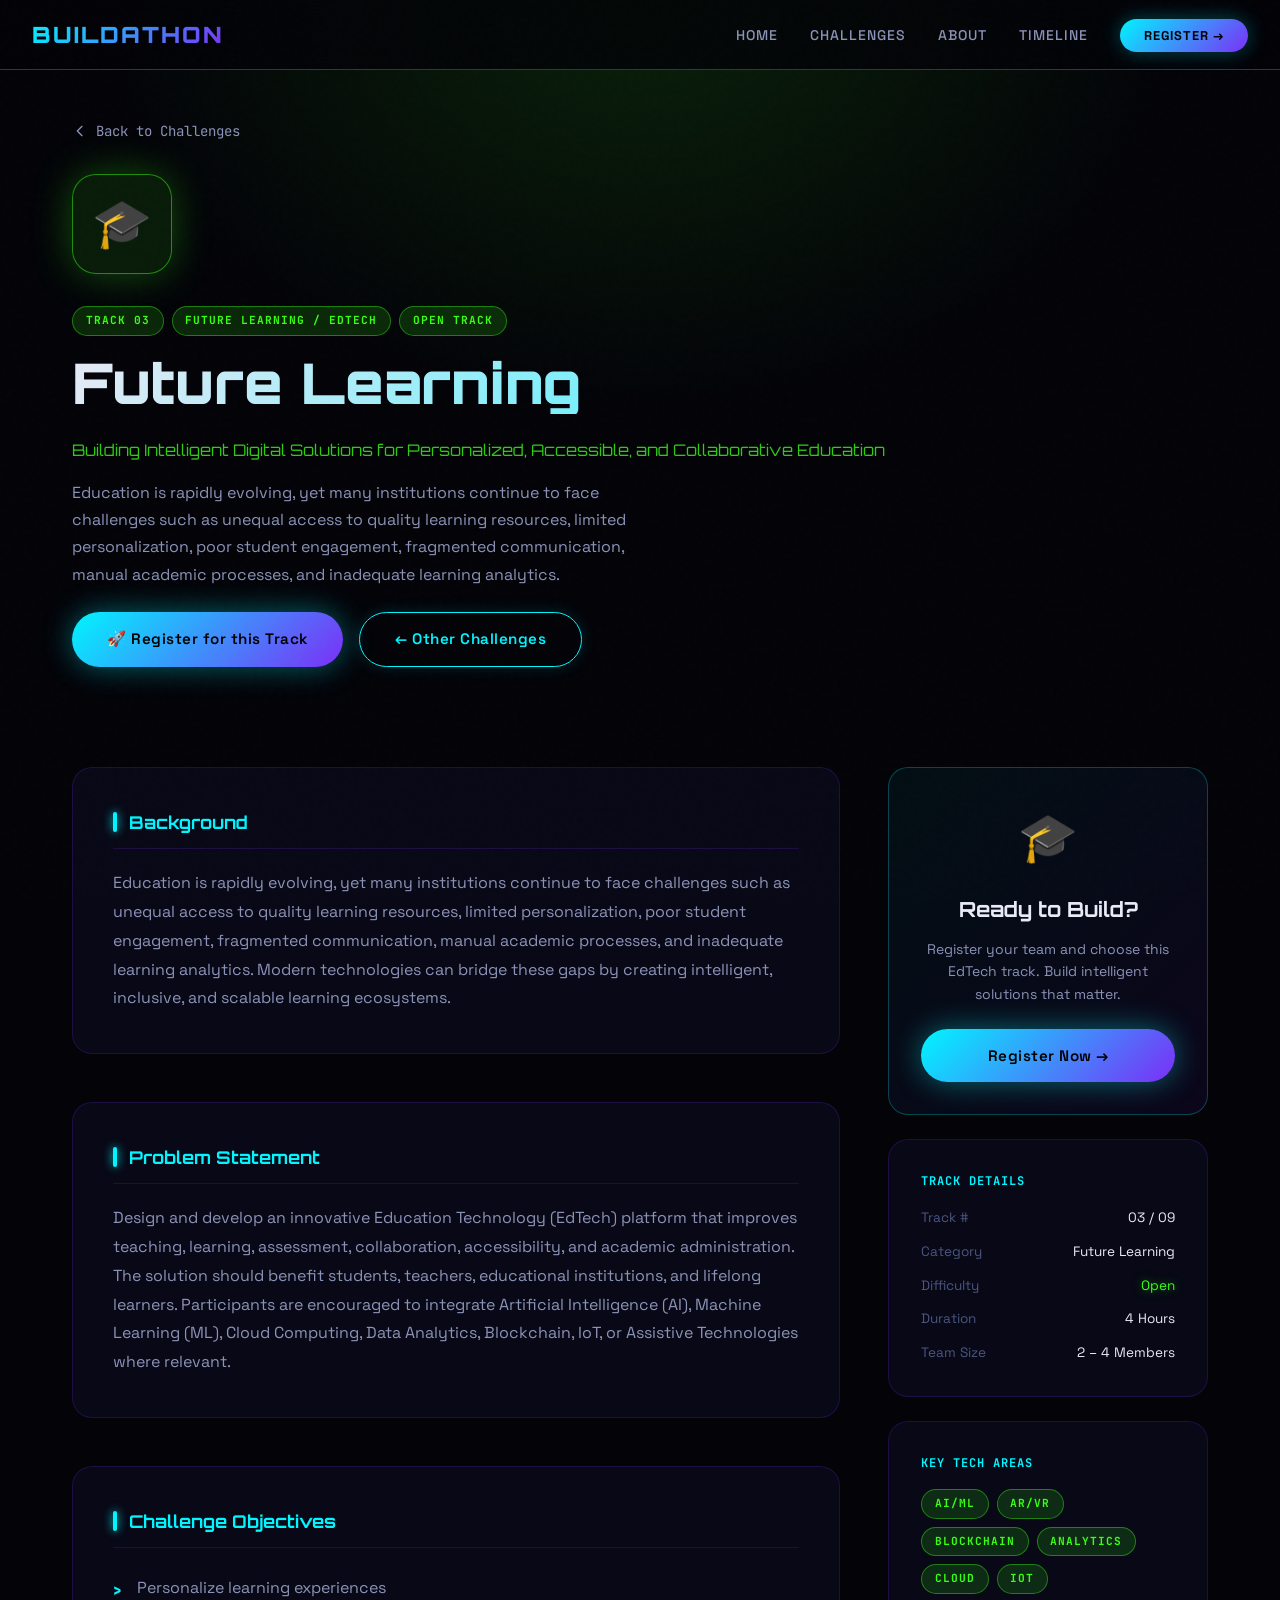
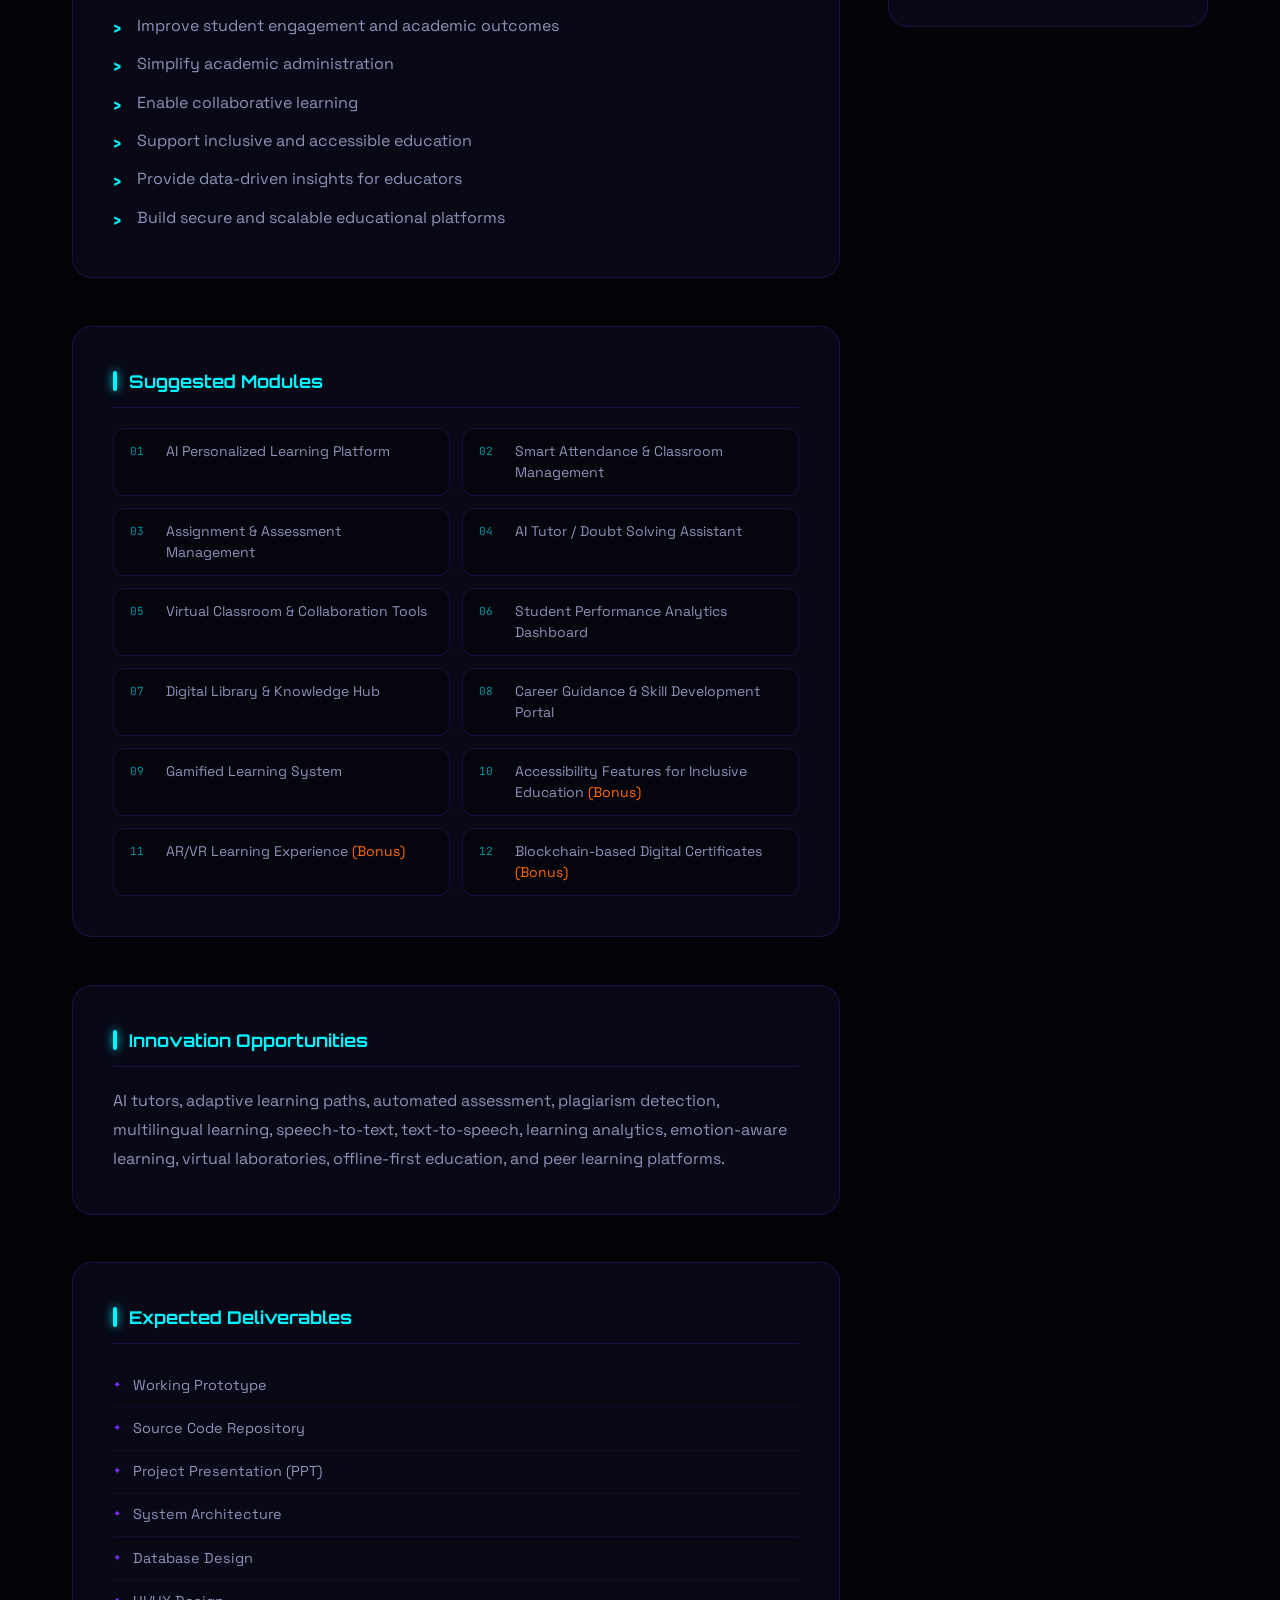
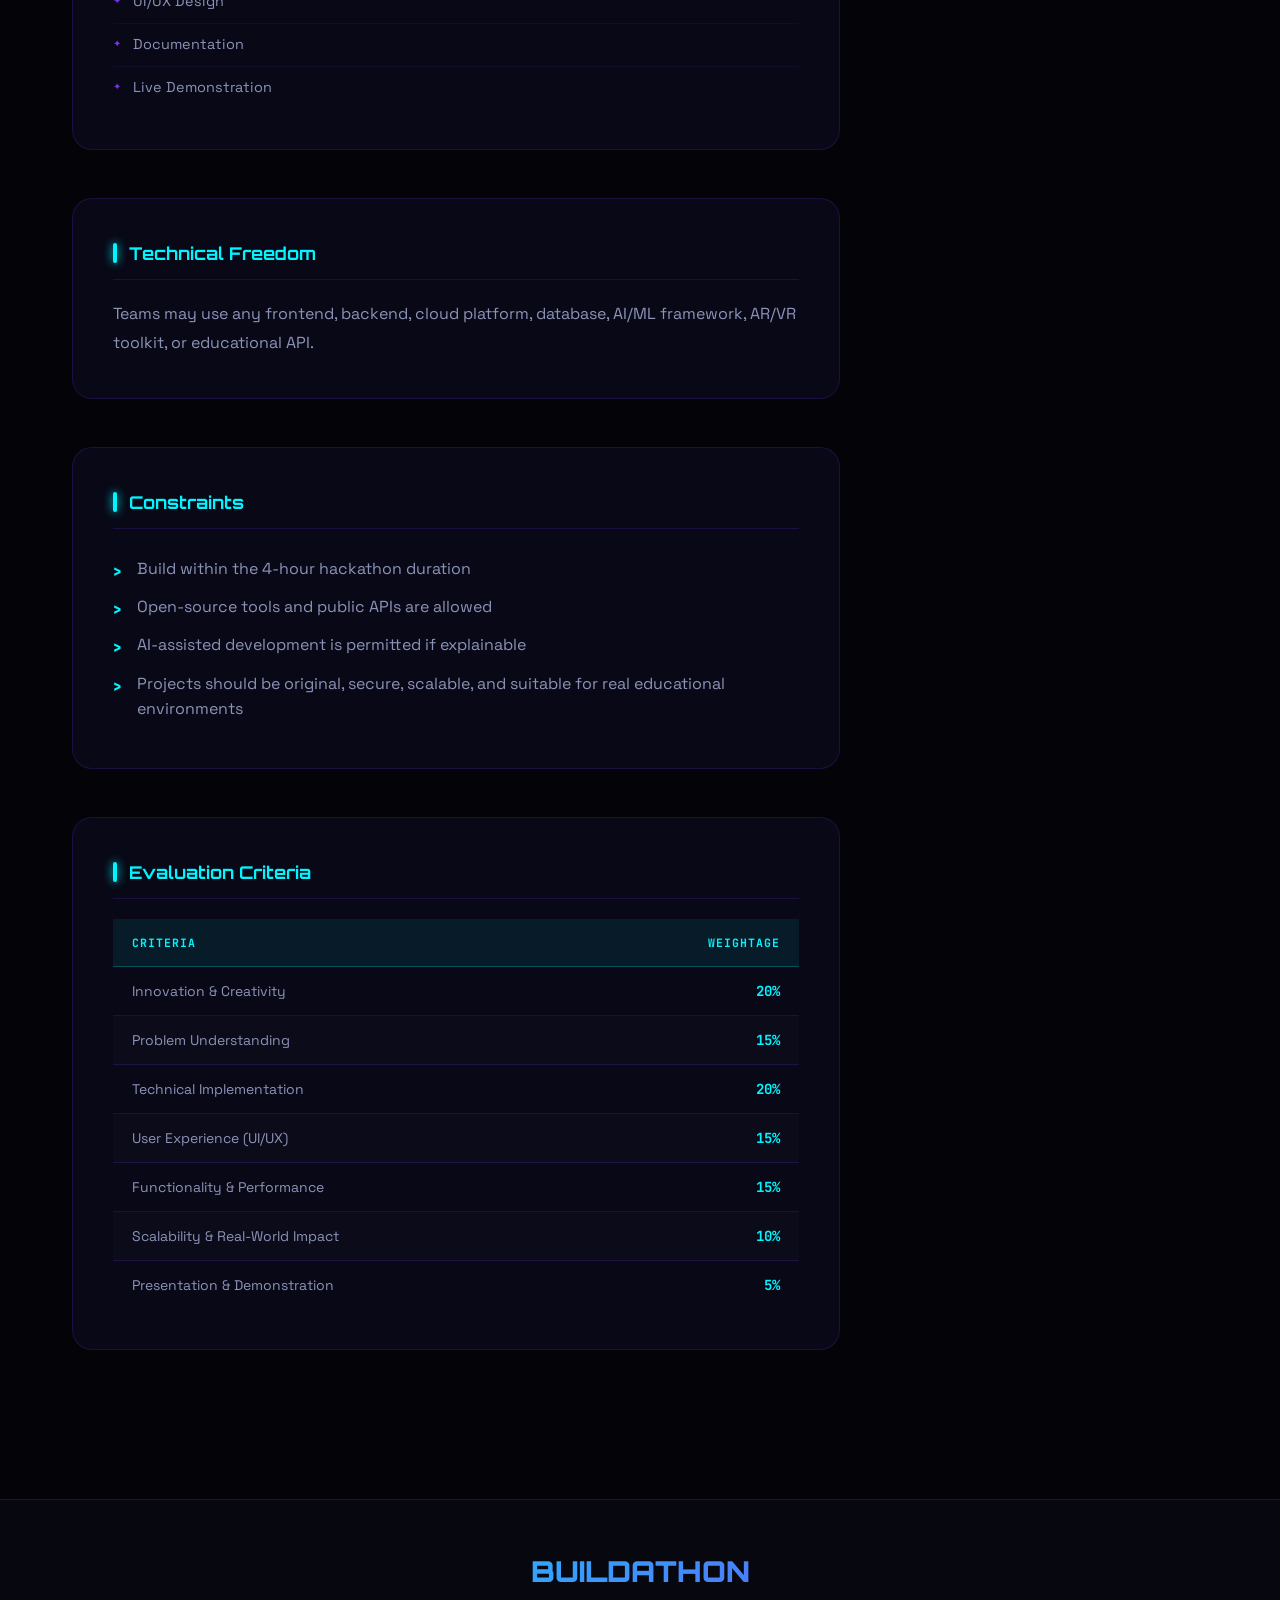
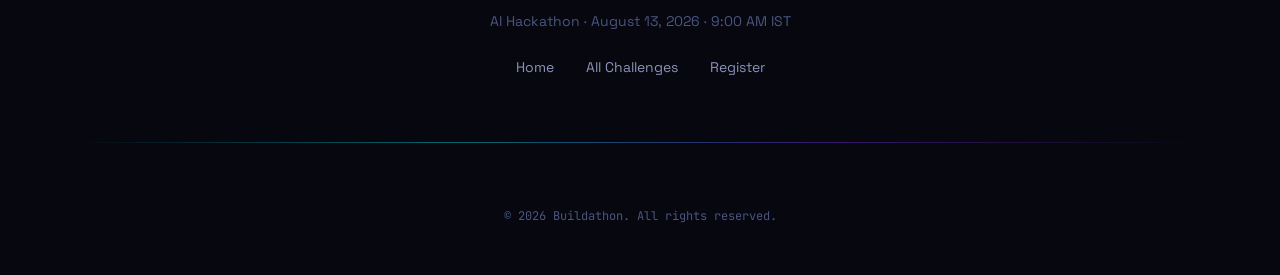
<file: challenge-3.html>
<!DOCTYPE html>
<html lang="en">
<head>
  <meta charset="UTF-8">
  <meta name="viewport" content="width=device-width, initial-scale=1.0">
  <title>Track 03: Future Learning — Buildathon 2026</title>
  <meta name="description" content="Future Learning challenge at Buildathon 2026. Build intelligent digital solutions for personalized, accessible, and collaborative education.">
  <link rel="stylesheet" href="css/style.css">
  <link rel="stylesheet" href="css/animations.css">
  <link rel="stylesheet" href="css/challenges.css">
</head>
<body>
<div id="scroll-progress"></div>
<nav class="navbar">
  <a href="index.html" class="nav-logo">BUILDATHON</a>
  <ul class="nav-links">
    <li><a href="index.html">Home</a></li>
    <li><a href="challenges.html">Challenges</a></li>
    <li><a href="index.html#about">About</a></li>
    <li><a href="index.html#timeline">Timeline</a></li>
    <li><a href="register.html" class="nav-register-btn">Register →</a></li>
  </ul>
  <button class="nav-hamburger" aria-label="Toggle menu"><span></span><span></span><span></span></button>
</nav>

<section class="challenge-detail-header" style="--page-gradient-color:rgba(57,255,20,0.12);">
  <div class="container" style="position:relative;z-index:1;">
    <a href="challenges.html" class="back-link">
      <svg width="16" height="16" fill="none" viewBox="0 0 24 24" stroke="currentColor"><path stroke-linecap="round" stroke-linejoin="round" stroke-width="2" d="M15 19l-7-7 7-7"/></svg>
      Back to Challenges
    </a>
    <div class="flex gap-2" style="align-items:flex-start;flex-wrap:wrap;">
      <div style="flex:1;min-width:280px;">
        <div class="challenge-detail-icon-large" style="--card-color:rgba(57,255,20,0.5);--card-icon-bg:rgba(57,255,20,0.1);--card-glow:rgba(57,255,20,0.3);">🎓</div>
        <div class="flex gap-1 mb-2" style="flex-wrap:wrap;">
          <span class="badge badge-green">Track 03</span>
          <span class="badge badge-green">Future Learning / EdTech</span>
          <span class="badge badge-green">Open Track</span>
        </div>
        <h1 class="section-title reveal" style="font-size:clamp(2rem,5vw,3.5rem);">Future Learning</h1>
        <p style="font-family:var(--font-heading);color:#39ff14;font-size:1rem;margin-bottom:1rem;opacity:0.8;">Building Intelligent Digital Solutions for Personalized, Accessible, and Collaborative Education</p>
        <p class="reveal delay-100" style="color:var(--text-secondary);font-size:1rem;line-height:1.7;max-width:600px;">Education is rapidly evolving, yet many institutions continue to face challenges such as unequal access to quality learning resources, limited personalization, poor student engagement, fragmented communication, manual academic processes, and inadequate learning analytics.</p>
        <div class="flex gap-2 mt-3 reveal delay-200" style="flex-wrap:wrap;">
          <a href="register.html" class="btn btn-primary" id="c3-register-btn">🚀 Register for this Track</a>
          <a href="challenges.html" class="btn btn-secondary">← Other Challenges</a>
        </div>
      </div>
    </div>
  </div>
</section>

<section class="section" style="padding-top:40px;">
  <div class="container">
    <div class="challenge-detail-grid">
      <div>
        <div class="detail-section reveal">
          <h2 class="detail-section-title">Background</h2>
          <p>Education is rapidly evolving, yet many institutions continue to face challenges such as unequal access to quality learning resources, limited personalization, poor student engagement, fragmented communication, manual academic processes, and inadequate learning analytics. Modern technologies can bridge these gaps by creating intelligent, inclusive, and scalable learning ecosystems.</p>
        </div>
        <div class="detail-section reveal">
          <h2 class="detail-section-title">Problem Statement</h2>
          <p>Design and develop an innovative Education Technology (EdTech) platform that improves teaching, learning, assessment, collaboration, accessibility, and academic administration. The solution should benefit students, teachers, educational institutions, and lifelong learners. Participants are encouraged to integrate Artificial Intelligence (AI), Machine Learning (ML), Cloud Computing, Data Analytics, Blockchain, IoT, or Assistive Technologies where relevant.</p>
        </div>
        <div class="detail-section reveal">
          <h2 class="detail-section-title">Challenge Objectives</h2>
          <ul>
            <li>Personalize learning experiences</li>
            <li>Improve student engagement and academic outcomes</li>
            <li>Simplify academic administration</li>
            <li>Enable collaborative learning</li>
            <li>Support inclusive and accessible education</li>
            <li>Provide data-driven insights for educators</li>
            <li>Build secure and scalable educational platforms</li>
          </ul>
        </div>
        <div class="detail-section reveal">
          <h2 class="detail-section-title">Suggested Modules</h2>
          <div class="modules-grid">
            <div class="module-item"><span class="module-number">01</span><span class="module-text">AI Personalized Learning Platform</span></div>
            <div class="module-item"><span class="module-number">02</span><span class="module-text">Smart Attendance & Classroom Management</span></div>
            <div class="module-item"><span class="module-number">03</span><span class="module-text">Assignment & Assessment Management</span></div>
            <div class="module-item"><span class="module-number">04</span><span class="module-text">AI Tutor / Doubt Solving Assistant</span></div>
            <div class="module-item"><span class="module-number">05</span><span class="module-text">Virtual Classroom & Collaboration Tools</span></div>
            <div class="module-item"><span class="module-number">06</span><span class="module-text">Student Performance Analytics Dashboard</span></div>
            <div class="module-item"><span class="module-number">07</span><span class="module-text">Digital Library & Knowledge Hub</span></div>
            <div class="module-item"><span class="module-number">08</span><span class="module-text">Career Guidance & Skill Development Portal</span></div>
            <div class="module-item"><span class="module-number">09</span><span class="module-text">Gamified Learning System</span></div>
            <div class="module-item"><span class="module-number">10</span><span class="module-text">Accessibility Features for Inclusive Education <span style="color:var(--neon-orange)">(Bonus)</span></span></div>
            <div class="module-item"><span class="module-number">11</span><span class="module-text">AR/VR Learning Experience <span style="color:var(--neon-orange)">(Bonus)</span></span></div>
            <div class="module-item"><span class="module-number">12</span><span class="module-text">Blockchain-based Digital Certificates <span style="color:var(--neon-orange)">(Bonus)</span></span></div>
          </div>
        </div>
        <div class="detail-section reveal">
          <h2 class="detail-section-title">Innovation Opportunities</h2>
          <p>AI tutors, adaptive learning paths, automated assessment, plagiarism detection, multilingual learning, speech-to-text, text-to-speech, learning analytics, emotion-aware learning, virtual laboratories, offline-first education, and peer learning platforms.</p>
        </div>
        <div class="detail-section reveal">
          <h2 class="detail-section-title">Expected Deliverables</h2>
          <div class="deliverable-item">Working Prototype</div>
          <div class="deliverable-item">Source Code Repository</div>
          <div class="deliverable-item">Project Presentation (PPT)</div>
          <div class="deliverable-item">System Architecture</div>
          <div class="deliverable-item">Database Design</div>
          <div class="deliverable-item">UI/UX Design</div>
          <div class="deliverable-item">Documentation</div>
          <div class="deliverable-item">Live Demonstration</div>
        </div>
        <div class="detail-section reveal">
          <h2 class="detail-section-title">Technical Freedom</h2>
          <p>Teams may use any frontend, backend, cloud platform, database, AI/ML framework, AR/VR toolkit, or educational API.</p>
        </div>
        <div class="detail-section reveal">
          <h2 class="detail-section-title">Constraints</h2>
          <ul>
            <li>Build within the 4-hour hackathon duration</li>
            <li>Open-source tools and public APIs are allowed</li>
            <li>AI-assisted development is permitted if explainable</li>
            <li>Projects should be original, secure, scalable, and suitable for real educational environments</li>
          </ul>
        </div>
        <!-- Evaluation Criteria -->
        <div class="detail-section reveal">
          <h2 class="detail-section-title">Evaluation Criteria</h2>
          <div style="overflow-x:auto;">
            <table style="width:100%;border-collapse:collapse;font-size:0.875rem;">
              <thead>
                <tr style="background:rgba(0,245,255,0.08);">
                  <th style="padding:0.9rem 1.2rem;text-align:left;font-family:var(--font-mono);font-size:0.72rem;letter-spacing:1px;text-transform:uppercase;color:var(--neon-cyan);border-bottom:1px solid rgba(0,245,255,0.25);">Criteria</th>
                  <th style="padding:0.9rem 1.2rem;text-align:right;font-family:var(--font-mono);font-size:0.72rem;letter-spacing:1px;text-transform:uppercase;color:var(--neon-cyan);border-bottom:1px solid rgba(0,245,255,0.25);">Weightage</th>
                </tr>
              </thead>
              <tbody>
                <tr style="border-bottom:1px solid var(--border-subtle);"><td style="padding:0.8rem 1.2rem;color:var(--text-secondary);">Innovation &amp; Creativity</td><td style="padding:0.8rem 1.2rem;text-align:right;font-family:var(--font-mono);color:var(--neon-cyan);font-weight:700;">20%</td></tr>
                <tr style="border-bottom:1px solid var(--border-subtle);background:rgba(255,255,255,0.01);"><td style="padding:0.8rem 1.2rem;color:var(--text-secondary);">Problem Understanding</td><td style="padding:0.8rem 1.2rem;text-align:right;font-family:var(--font-mono);color:var(--neon-cyan);font-weight:700;">15%</td></tr>
                <tr style="border-bottom:1px solid var(--border-subtle);"><td style="padding:0.8rem 1.2rem;color:var(--text-secondary);">Technical Implementation</td><td style="padding:0.8rem 1.2rem;text-align:right;font-family:var(--font-mono);color:var(--neon-cyan);font-weight:700;">20%</td></tr>
                <tr style="border-bottom:1px solid var(--border-subtle);background:rgba(255,255,255,0.01);"><td style="padding:0.8rem 1.2rem;color:var(--text-secondary);">User Experience (UI/UX)</td><td style="padding:0.8rem 1.2rem;text-align:right;font-family:var(--font-mono);color:var(--neon-cyan);font-weight:700;">15%</td></tr>
                <tr style="border-bottom:1px solid var(--border-subtle);"><td style="padding:0.8rem 1.2rem;color:var(--text-secondary);">Functionality &amp; Performance</td><td style="padding:0.8rem 1.2rem;text-align:right;font-family:var(--font-mono);color:var(--neon-cyan);font-weight:700;">15%</td></tr>
                <tr style="border-bottom:1px solid var(--border-subtle);background:rgba(255,255,255,0.01);"><td style="padding:0.8rem 1.2rem;color:var(--text-secondary);">Scalability &amp; Real-World Impact</td><td style="padding:0.8rem 1.2rem;text-align:right;font-family:var(--font-mono);color:var(--neon-cyan);font-weight:700;">10%</td></tr>
                <tr><td style="padding:0.8rem 1.2rem;color:var(--text-secondary);">Presentation &amp; Demonstration</td><td style="padding:0.8rem 1.2rem;text-align:right;font-family:var(--font-mono);color:var(--neon-cyan);font-weight:700;">5%</td></tr>
              </tbody>
            </table>
          </div>
        </div>
      </div>
      <!-- Sidebar -->
      <div class="challenge-sidebar">
        <div class="challenge-cta-card reveal">
          <div style="font-size:3rem;margin-bottom:1rem;">🎓</div>
          <h3>Ready to Build?</h3>
          <p>Register your team and choose this EdTech track. Build intelligent solutions that matter.</p>
          <a href="register.html" class="btn btn-primary" style="width:100%;justify-content:center;" id="c3-sidebar-register">Register Now →</a>
        </div>
        <div class="card mt-3 reveal delay-200">
          <h4 style="font-family:var(--font-mono);font-size:0.75rem;color:var(--neon-cyan);letter-spacing:1px;text-transform:uppercase;margin-bottom:1rem;">Track Details</h4>
          <div style="display:flex;flex-direction:column;gap:0.75rem;">
            <div style="display:flex;justify-content:space-between;font-size:0.85rem;"><span style="color:var(--text-muted);">Track #</span><span>03 / 09</span></div>
            <div style="display:flex;justify-content:space-between;font-size:0.85rem;"><span style="color:var(--text-muted);">Category</span><span>Future Learning</span></div>
            <div style="display:flex;justify-content:space-between;font-size:0.85rem;"><span style="color:var(--text-muted);">Difficulty</span><span class="text-neon-green">Open</span></div>
            <div style="display:flex;justify-content:space-between;font-size:0.85rem;"><span style="color:var(--text-muted);">Duration</span><span>4 Hours</span></div>
            <div style="display:flex;justify-content:space-between;font-size:0.85rem;"><span style="color:var(--text-muted);">Team Size</span><span>2 – 4 Members</span></div>
          </div>
        </div>
        <div class="card mt-3 reveal delay-300">
          <h4 style="font-family:var(--font-mono);font-size:0.75rem;color:var(--neon-cyan);letter-spacing:1px;text-transform:uppercase;margin-bottom:1rem;">Key Tech Areas</h4>
          <div style="display:flex;flex-wrap:wrap;gap:0.5rem;">
            <span class="badge badge-green">AI/ML</span>
            <span class="badge badge-green">AR/VR</span>
            <span class="badge badge-green">Blockchain</span>
            <span class="badge badge-green">Analytics</span>
            <span class="badge badge-green">Cloud</span>
            <span class="badge badge-green">IoT</span>
          </div>
        </div>
      </div>
    </div>
  </div>
</section>
<footer>
  <div class="container">
    <div class="footer-logo">BUILDATHON</div>
    <p>AI Hackathon · August 13, 2026 · 9:00 AM IST</p>
    <div class="footer-links"><a href="index.html">Home</a><a href="challenges.html">All Challenges</a><a href="register.html">Register</a></div>
    <div class="divider"></div>
    <p style="font-family:var(--font-mono);font-size:0.75rem;color:var(--text-muted);">© 2026 Buildathon. All rights reserved.</p>
  </div>
</footer>
<script src="js/particles.js"></script>
<script src="js/main.js"></script>
</body>
</html>
</file>
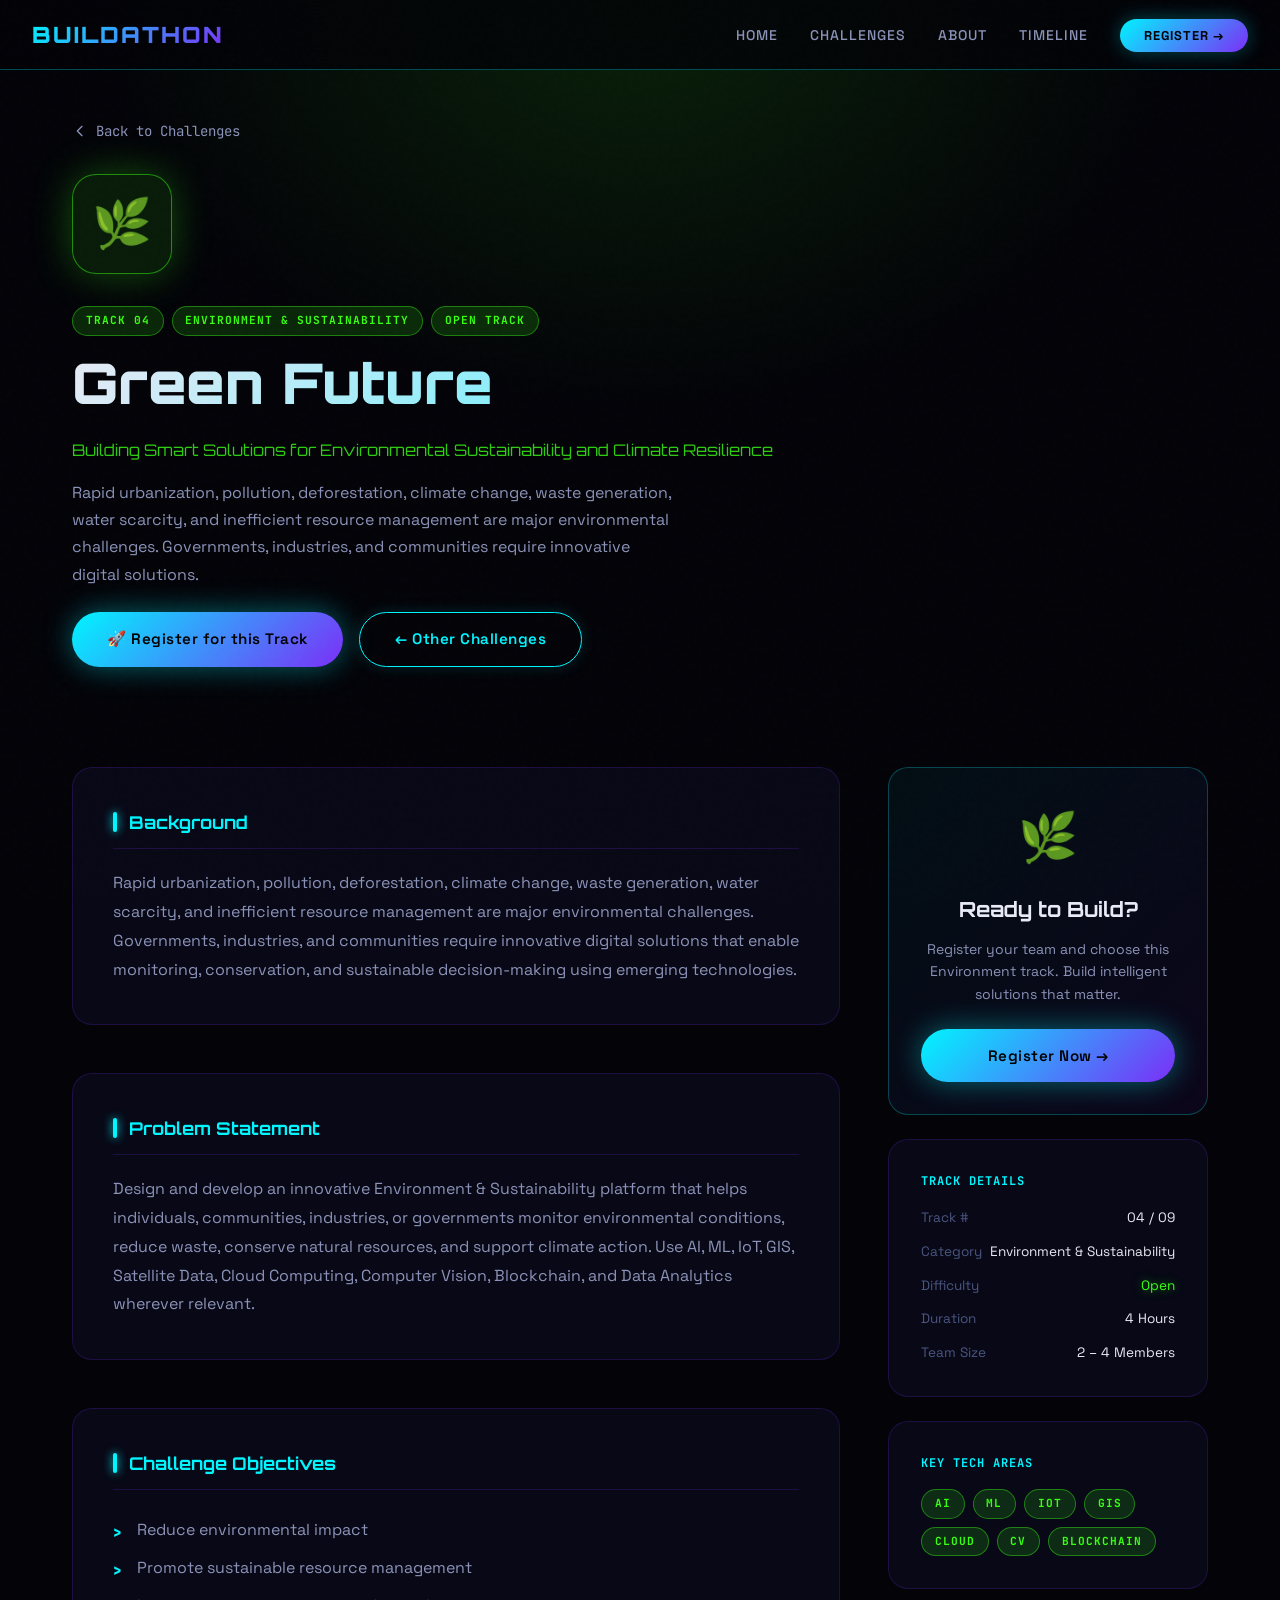
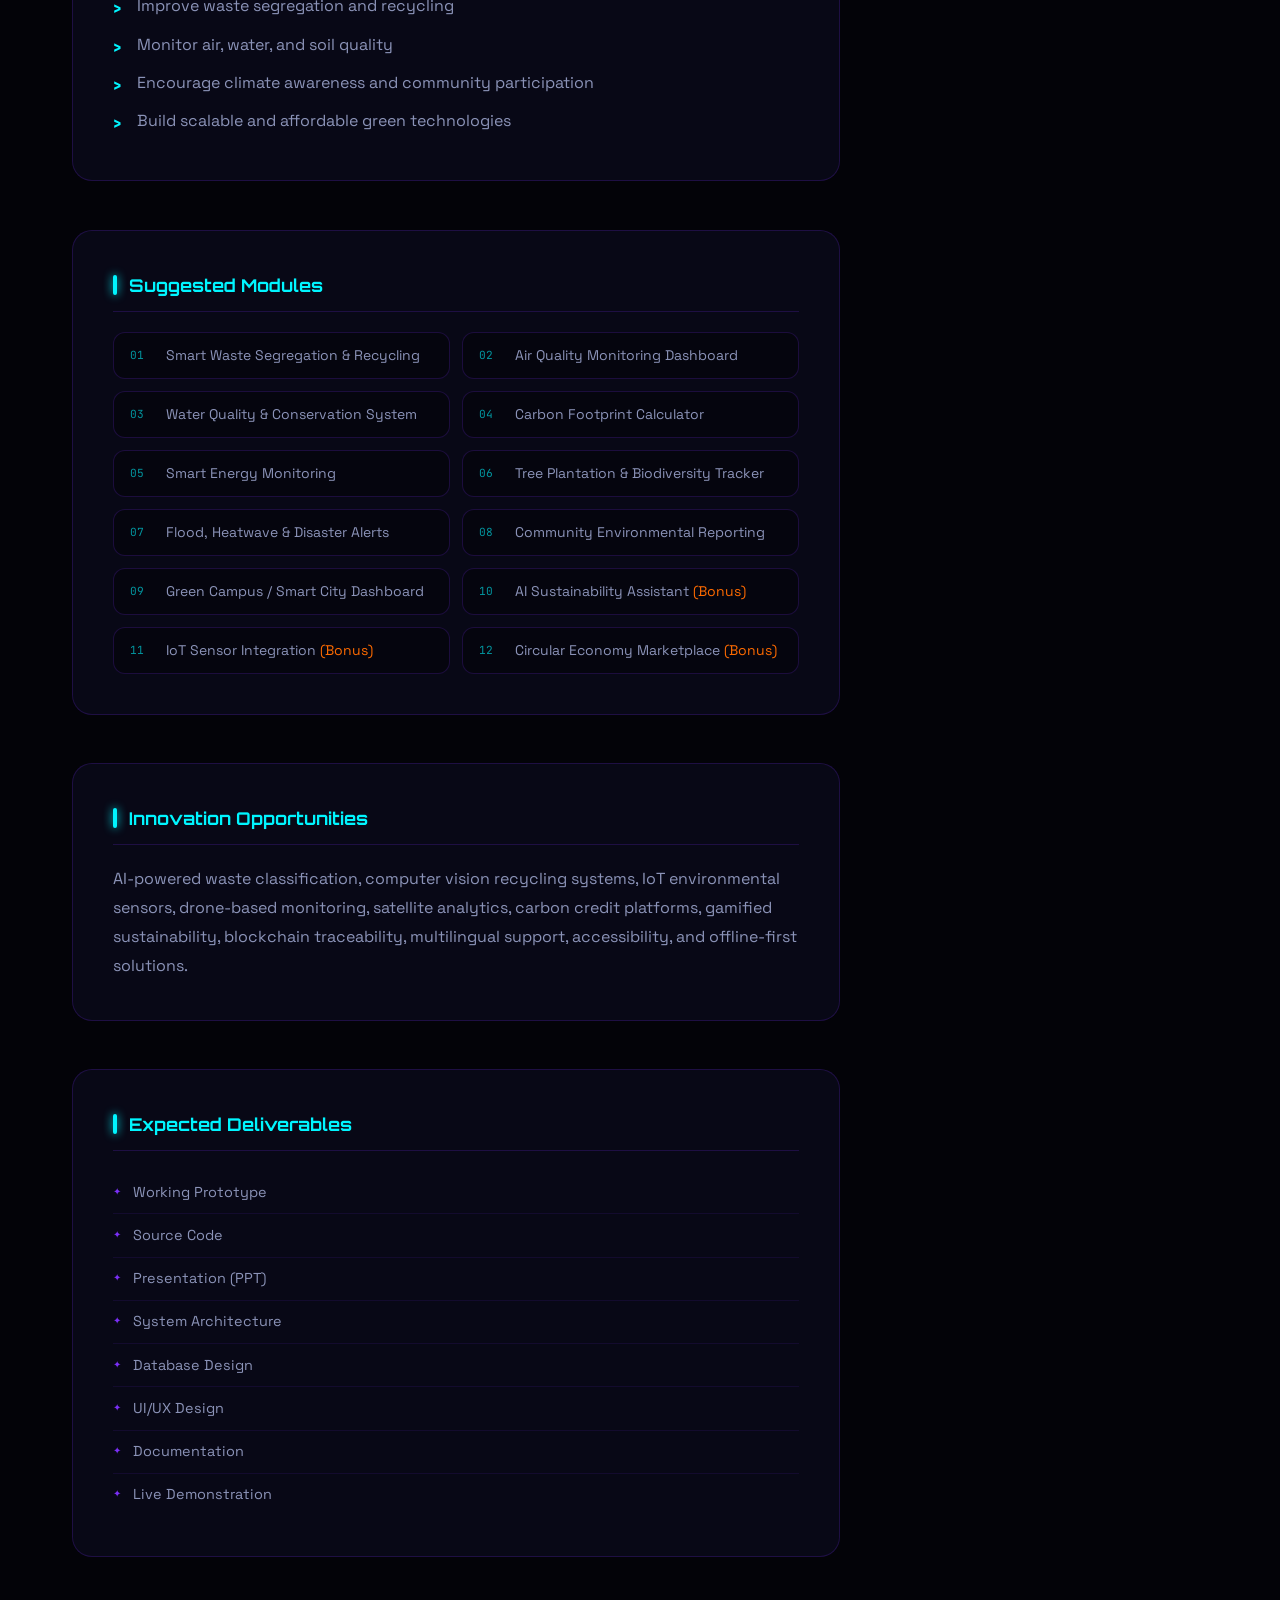
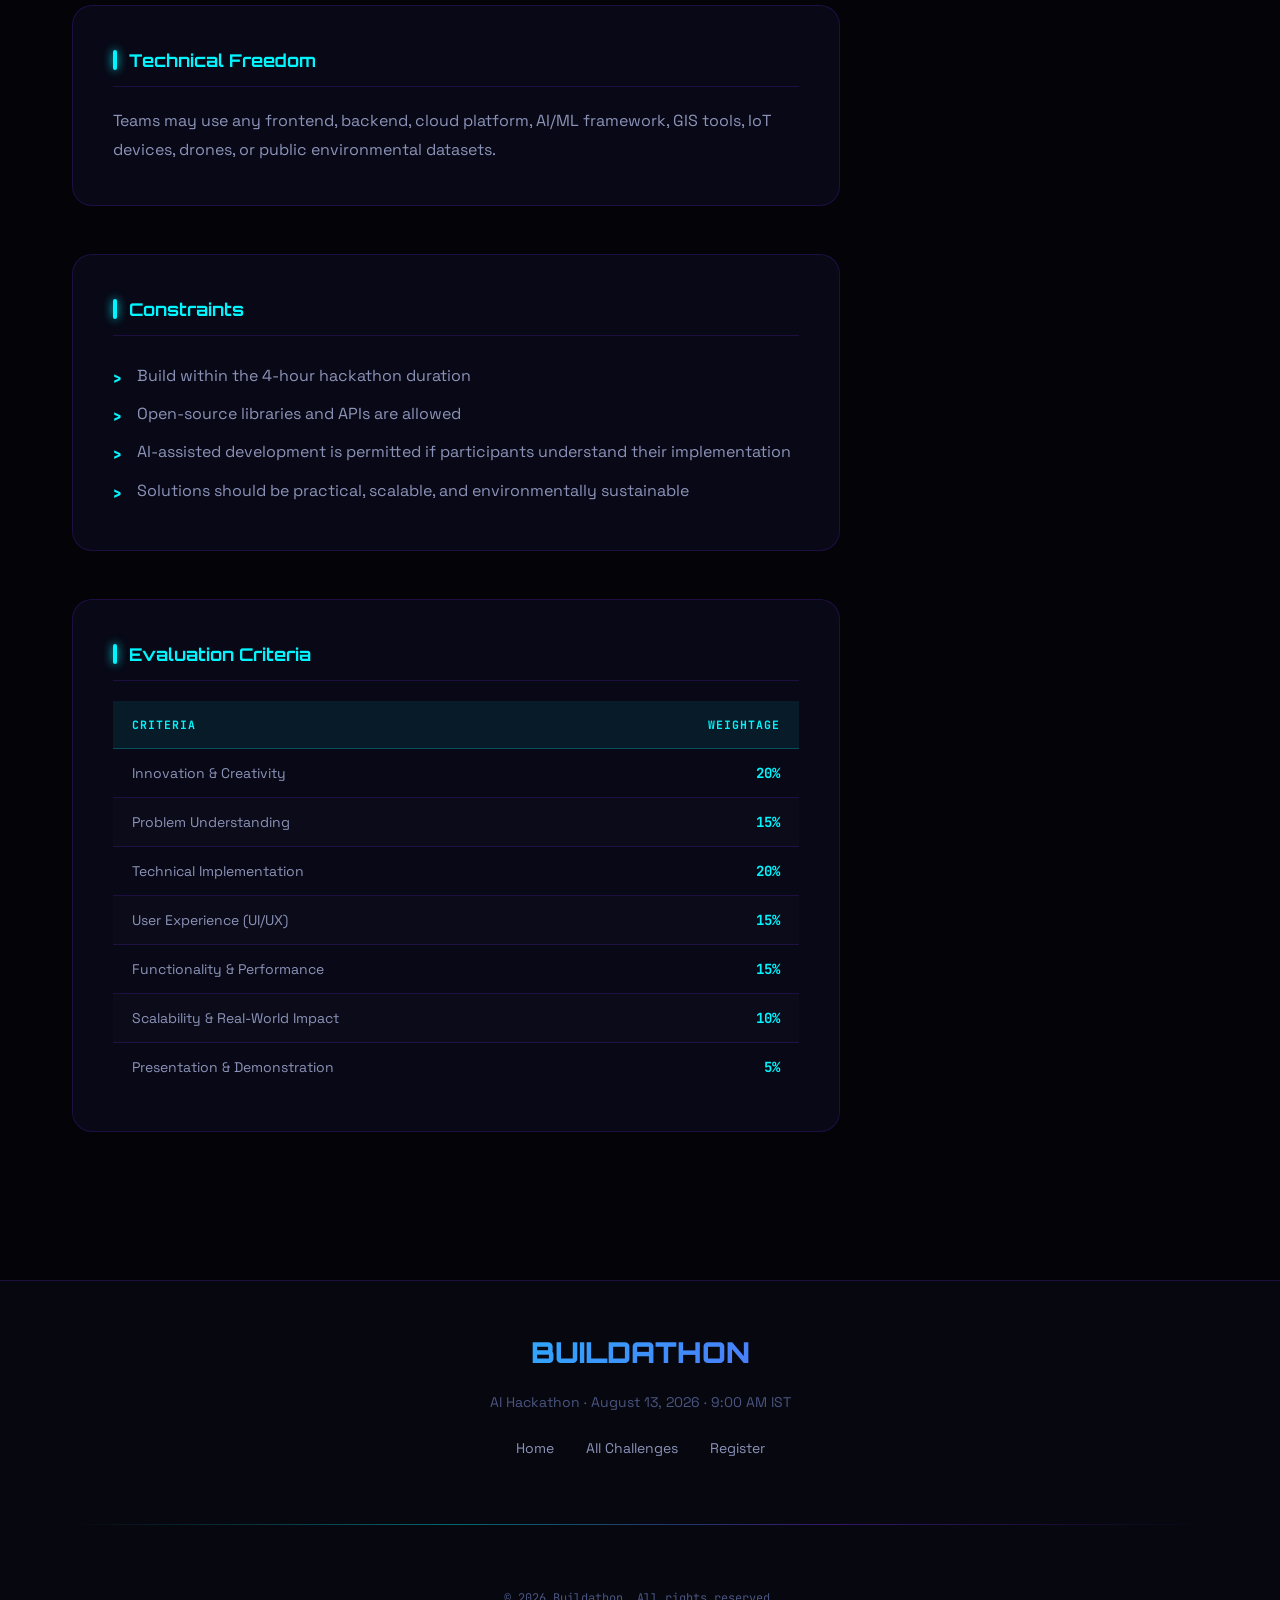
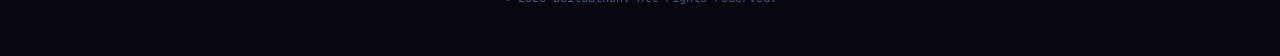
<file: challenge-4.html>
<!DOCTYPE html>
<html lang="en">
<head>
  <meta charset="UTF-8">
  <meta name="viewport" content="width=device-width, initial-scale=1.0">
  <title>Track 04: Green Future — Buildathon 2026</title>
  <meta name="description" content="Green Future challenge at Buildathon 2026. Build smart solutions for environmental sustainability and climate resilience.">
  <link rel="stylesheet" href="css/style.css">
  <link rel="stylesheet" href="css/animations.css">
  <link rel="stylesheet" href="css/challenges.css">
</head>
<body>
<div id="scroll-progress"></div>
<nav class="navbar">
  <a href="index.html" class="nav-logo">BUILDATHON</a>
  <ul class="nav-links">
    <li><a href="index.html">Home</a></li>
    <li><a href="challenges.html">Challenges</a></li>
    <li><a href="index.html#about">About</a></li>
    <li><a href="index.html#timeline">Timeline</a></li>
    <li><a href="register.html" class="nav-register-btn">Register →</a></li>
  </ul>
  <button class="nav-hamburger" aria-label="Toggle menu"><span></span><span></span><span></span></button>
</nav>

<section class="challenge-detail-header" style="--page-gradient-color:rgba(57,255,20,0.12);">
  <div class="container" style="position:relative;z-index:1;">
    <a href="challenges.html" class="back-link">
      <svg width="16" height="16" fill="none" viewBox="0 0 24 24" stroke="currentColor"><path stroke-linecap="round" stroke-linejoin="round" stroke-width="2" d="M15 19l-7-7 7-7"/></svg>
      Back to Challenges
    </a>
    <div class="flex gap-2" style="align-items:flex-start;flex-wrap:wrap;">
      <div style="flex:1;min-width:280px;">
        <div class="challenge-detail-icon-large" style="--card-color:rgba(57,255,20,0.5);--card-icon-bg:rgba(57,255,20,0.1);--card-glow:rgba(57,255,20,0.3);">🌿</div>
        <div class="flex gap-1 mb-2" style="flex-wrap:wrap;">
          <span class="badge badge-green">Track 04</span>
          <span class="badge badge-green">Environment & Sustainability</span>
          <span class="badge badge-green">Open Track</span>
        </div>
        <h1 class="section-title reveal" style="font-size:clamp(2rem,5vw,3.5rem);">Green Future</h1>
        <p style="font-family:var(--font-heading);color:#39ff14;font-size:1rem;margin-bottom:1rem;opacity:0.8;">Building Smart Solutions for Environmental Sustainability and Climate Resilience</p>
        <p class="reveal delay-100" style="color:var(--text-secondary);font-size:1rem;line-height:1.7;max-width:600px;">Rapid urbanization, pollution, deforestation, climate change, waste generation, water scarcity, and inefficient resource management are major environmental challenges. Governments, industries, and communities require innovative digital solutions.</p>
        <div class="flex gap-2 mt-3 reveal delay-200" style="flex-wrap:wrap;">
          <a href="register.html" class="btn btn-primary" id="c4-register-btn">🚀 Register for this Track</a>
          <a href="challenges.html" class="btn btn-secondary">← Other Challenges</a>
        </div>
      </div>
    </div>
  </div>
</section>

<section class="section" style="padding-top:40px;">
  <div class="container">
    <div class="challenge-detail-grid">
      <div>
        <div class="detail-section reveal">
          <h2 class="detail-section-title">Background</h2>
          <p>Rapid urbanization, pollution, deforestation, climate change, waste generation, water scarcity, and inefficient resource management are major environmental challenges. Governments, industries, and communities require innovative digital solutions that enable monitoring, conservation, and sustainable decision-making using emerging technologies.</p>
        </div>
        <div class="detail-section reveal">
          <h2 class="detail-section-title">Problem Statement</h2>
          <p>Design and develop an innovative Environment & Sustainability platform that helps individuals, communities, industries, or governments monitor environmental conditions, reduce waste, conserve natural resources, and support climate action. Use AI, ML, IoT, GIS, Satellite Data, Cloud Computing, Computer Vision, Blockchain, and Data Analytics wherever relevant.</p>
        </div>
        <div class="detail-section reveal">
          <h2 class="detail-section-title">Challenge Objectives</h2>
          <ul>
            <li>Reduce environmental impact</li>
            <li>Promote sustainable resource management</li>
            <li>Improve waste segregation and recycling</li>
            <li>Monitor air, water, and soil quality</li>
            <li>Encourage climate awareness and community participation</li>
            <li>Build scalable and affordable green technologies</li>
          </ul>
        </div>
        <div class="detail-section reveal">
          <h2 class="detail-section-title">Suggested Modules</h2>
          <div class="modules-grid">
            <div class="module-item"><span class="module-number">01</span><span class="module-text">Smart Waste Segregation & Recycling</span></div>
            <div class="module-item"><span class="module-number">02</span><span class="module-text">Air Quality Monitoring Dashboard</span></div>
            <div class="module-item"><span class="module-number">03</span><span class="module-text">Water Quality & Conservation System</span></div>
            <div class="module-item"><span class="module-number">04</span><span class="module-text">Carbon Footprint Calculator</span></div>
            <div class="module-item"><span class="module-number">05</span><span class="module-text">Smart Energy Monitoring</span></div>
            <div class="module-item"><span class="module-number">06</span><span class="module-text">Tree Plantation & Biodiversity Tracker</span></div>
            <div class="module-item"><span class="module-number">07</span><span class="module-text">Flood, Heatwave & Disaster Alerts</span></div>
            <div class="module-item"><span class="module-number">08</span><span class="module-text">Community Environmental Reporting</span></div>
            <div class="module-item"><span class="module-number">09</span><span class="module-text">Green Campus / Smart City Dashboard</span></div>
            <div class="module-item"><span class="module-number">10</span><span class="module-text">AI Sustainability Assistant <span style="color:var(--neon-orange)">(Bonus)</span></span></div>
            <div class="module-item"><span class="module-number">11</span><span class="module-text">IoT Sensor Integration <span style="color:var(--neon-orange)">(Bonus)</span></span></div>
            <div class="module-item"><span class="module-number">12</span><span class="module-text">Circular Economy Marketplace <span style="color:var(--neon-orange)">(Bonus)</span></span></div>
          </div>
        </div>
        <div class="detail-section reveal">
          <h2 class="detail-section-title">Innovation Opportunities</h2>
          <p>AI-powered waste classification, computer vision recycling systems, IoT environmental sensors, drone-based monitoring, satellite analytics, carbon credit platforms, gamified sustainability, blockchain traceability, multilingual support, accessibility, and offline-first solutions.</p>
        </div>
        <div class="detail-section reveal">
          <h2 class="detail-section-title">Expected Deliverables</h2>
          <div class="deliverable-item">Working Prototype</div>
          <div class="deliverable-item">Source Code</div>
          <div class="deliverable-item">Presentation (PPT)</div>
          <div class="deliverable-item">System Architecture</div>
          <div class="deliverable-item">Database Design</div>
          <div class="deliverable-item">UI/UX Design</div>
          <div class="deliverable-item">Documentation</div>
          <div class="deliverable-item">Live Demonstration</div>
        </div>
        <div class="detail-section reveal">
          <h2 class="detail-section-title">Technical Freedom</h2>
          <p>Teams may use any frontend, backend, cloud platform, AI/ML framework, GIS tools, IoT devices, drones, or public environmental datasets.</p>
        </div>
        <div class="detail-section reveal">
          <h2 class="detail-section-title">Constraints</h2>
          <ul>
            <li>Build within the 4-hour hackathon duration</li>
            <li>Open-source libraries and APIs are allowed</li>
            <li>AI-assisted development is permitted if participants understand their implementation</li>
            <li>Solutions should be practical, scalable, and environmentally sustainable</li>
          </ul>
        </div>
        <!-- Evaluation Criteria -->
        <div class="detail-section reveal">
          <h2 class="detail-section-title">Evaluation Criteria</h2>
          <div style="overflow-x:auto;">
            <table style="width:100%;border-collapse:collapse;font-size:0.875rem;">
              <thead>
                <tr style="background:rgba(0,245,255,0.08);">
                  <th style="padding:0.9rem 1.2rem;text-align:left;font-family:var(--font-mono);font-size:0.72rem;letter-spacing:1px;text-transform:uppercase;color:var(--neon-cyan);border-bottom:1px solid rgba(0,245,255,0.25);">Criteria</th>
                  <th style="padding:0.9rem 1.2rem;text-align:right;font-family:var(--font-mono);font-size:0.72rem;letter-spacing:1px;text-transform:uppercase;color:var(--neon-cyan);border-bottom:1px solid rgba(0,245,255,0.25);">Weightage</th>
                </tr>
              </thead>
              <tbody>
                <tr style="border-bottom:1px solid var(--border-subtle);"><td style="padding:0.8rem 1.2rem;color:var(--text-secondary);">Innovation &amp; Creativity</td><td style="padding:0.8rem 1.2rem;text-align:right;font-family:var(--font-mono);color:var(--neon-cyan);font-weight:700;">20%</td></tr>
                <tr style="border-bottom:1px solid var(--border-subtle);background:rgba(255,255,255,0.01);"><td style="padding:0.8rem 1.2rem;color:var(--text-secondary);">Problem Understanding</td><td style="padding:0.8rem 1.2rem;text-align:right;font-family:var(--font-mono);color:var(--neon-cyan);font-weight:700;">15%</td></tr>
                <tr style="border-bottom:1px solid var(--border-subtle);"><td style="padding:0.8rem 1.2rem;color:var(--text-secondary);">Technical Implementation</td><td style="padding:0.8rem 1.2rem;text-align:right;font-family:var(--font-mono);color:var(--neon-cyan);font-weight:700;">20%</td></tr>
                <tr style="border-bottom:1px solid var(--border-subtle);background:rgba(255,255,255,0.01);"><td style="padding:0.8rem 1.2rem;color:var(--text-secondary);">User Experience (UI/UX)</td><td style="padding:0.8rem 1.2rem;text-align:right;font-family:var(--font-mono);color:var(--neon-cyan);font-weight:700;">15%</td></tr>
                <tr style="border-bottom:1px solid var(--border-subtle);"><td style="padding:0.8rem 1.2rem;color:var(--text-secondary);">Functionality &amp; Performance</td><td style="padding:0.8rem 1.2rem;text-align:right;font-family:var(--font-mono);color:var(--neon-cyan);font-weight:700;">15%</td></tr>
                <tr style="border-bottom:1px solid var(--border-subtle);background:rgba(255,255,255,0.01);"><td style="padding:0.8rem 1.2rem;color:var(--text-secondary);">Scalability &amp; Real-World Impact</td><td style="padding:0.8rem 1.2rem;text-align:right;font-family:var(--font-mono);color:var(--neon-cyan);font-weight:700;">10%</td></tr>
                <tr><td style="padding:0.8rem 1.2rem;color:var(--text-secondary);">Presentation &amp; Demonstration</td><td style="padding:0.8rem 1.2rem;text-align:right;font-family:var(--font-mono);color:var(--neon-cyan);font-weight:700;">5%</td></tr>
              </tbody>
            </table>
          </div>
        </div>
      </div>
      <!-- Sidebar -->
      <div class="challenge-sidebar">
        <div class="challenge-cta-card reveal">
          <div style="font-size:3rem;margin-bottom:1rem;">🌿</div>
          <h3>Ready to Build?</h3>
          <p>Register your team and choose this Environment track. Build intelligent solutions that matter.</p>
          <a href="register.html" class="btn btn-primary" style="width:100%;justify-content:center;" id="c4-sidebar-register">Register Now →</a>
        </div>
        <div class="card mt-3 reveal delay-200">
          <h4 style="font-family:var(--font-mono);font-size:0.75rem;color:var(--neon-cyan);letter-spacing:1px;text-transform:uppercase;margin-bottom:1rem;">Track Details</h4>
          <div style="display:flex;flex-direction:column;gap:0.75rem;">
            <div style="display:flex;justify-content:space-between;font-size:0.85rem;"><span style="color:var(--text-muted);">Track #</span><span>04 / 09</span></div>
            <div style="display:flex;justify-content:space-between;font-size:0.85rem;"><span style="color:var(--text-muted);">Category</span><span>Environment & Sustainability</span></div>
            <div style="display:flex;justify-content:space-between;font-size:0.85rem;"><span style="color:var(--text-muted);">Difficulty</span><span class="text-neon-green">Open</span></div>
            <div style="display:flex;justify-content:space-between;font-size:0.85rem;"><span style="color:var(--text-muted);">Duration</span><span>4 Hours</span></div>
            <div style="display:flex;justify-content:space-between;font-size:0.85rem;"><span style="color:var(--text-muted);">Team Size</span><span>2 – 4 Members</span></div>
          </div>
        </div>
        <div class="card mt-3 reveal delay-300">
          <h4 style="font-family:var(--font-mono);font-size:0.75rem;color:var(--neon-cyan);letter-spacing:1px;text-transform:uppercase;margin-bottom:1rem;">Key Tech Areas</h4>
          <div style="display:flex;flex-wrap:wrap;gap:0.5rem;">
            <span class="badge badge-green">AI</span>
            <span class="badge badge-green">ML</span>
            <span class="badge badge-green">IoT</span>
            <span class="badge badge-green">GIS</span>
            <span class="badge badge-green">Cloud</span>
            <span class="badge badge-green">CV</span>
            <span class="badge badge-green">Blockchain</span>
          </div>
        </div>
      </div>
    </div>
  </div>
</section>
<footer>
  <div class="container">
    <div class="footer-logo">BUILDATHON</div>
    <p>AI Hackathon · August 13, 2026 · 9:00 AM IST</p>
    <div class="footer-links"><a href="index.html">Home</a><a href="challenges.html">All Challenges</a><a href="register.html">Register</a></div>
    <div class="divider"></div>
    <p style="font-family:var(--font-mono);font-size:0.75rem;color:var(--text-muted);">© 2026 Buildathon. All rights reserved.</p>
  </div>
</footer>
<script src="js/particles.js"></script>
<script src="js/main.js"></script>
</body>
</html>
</file>
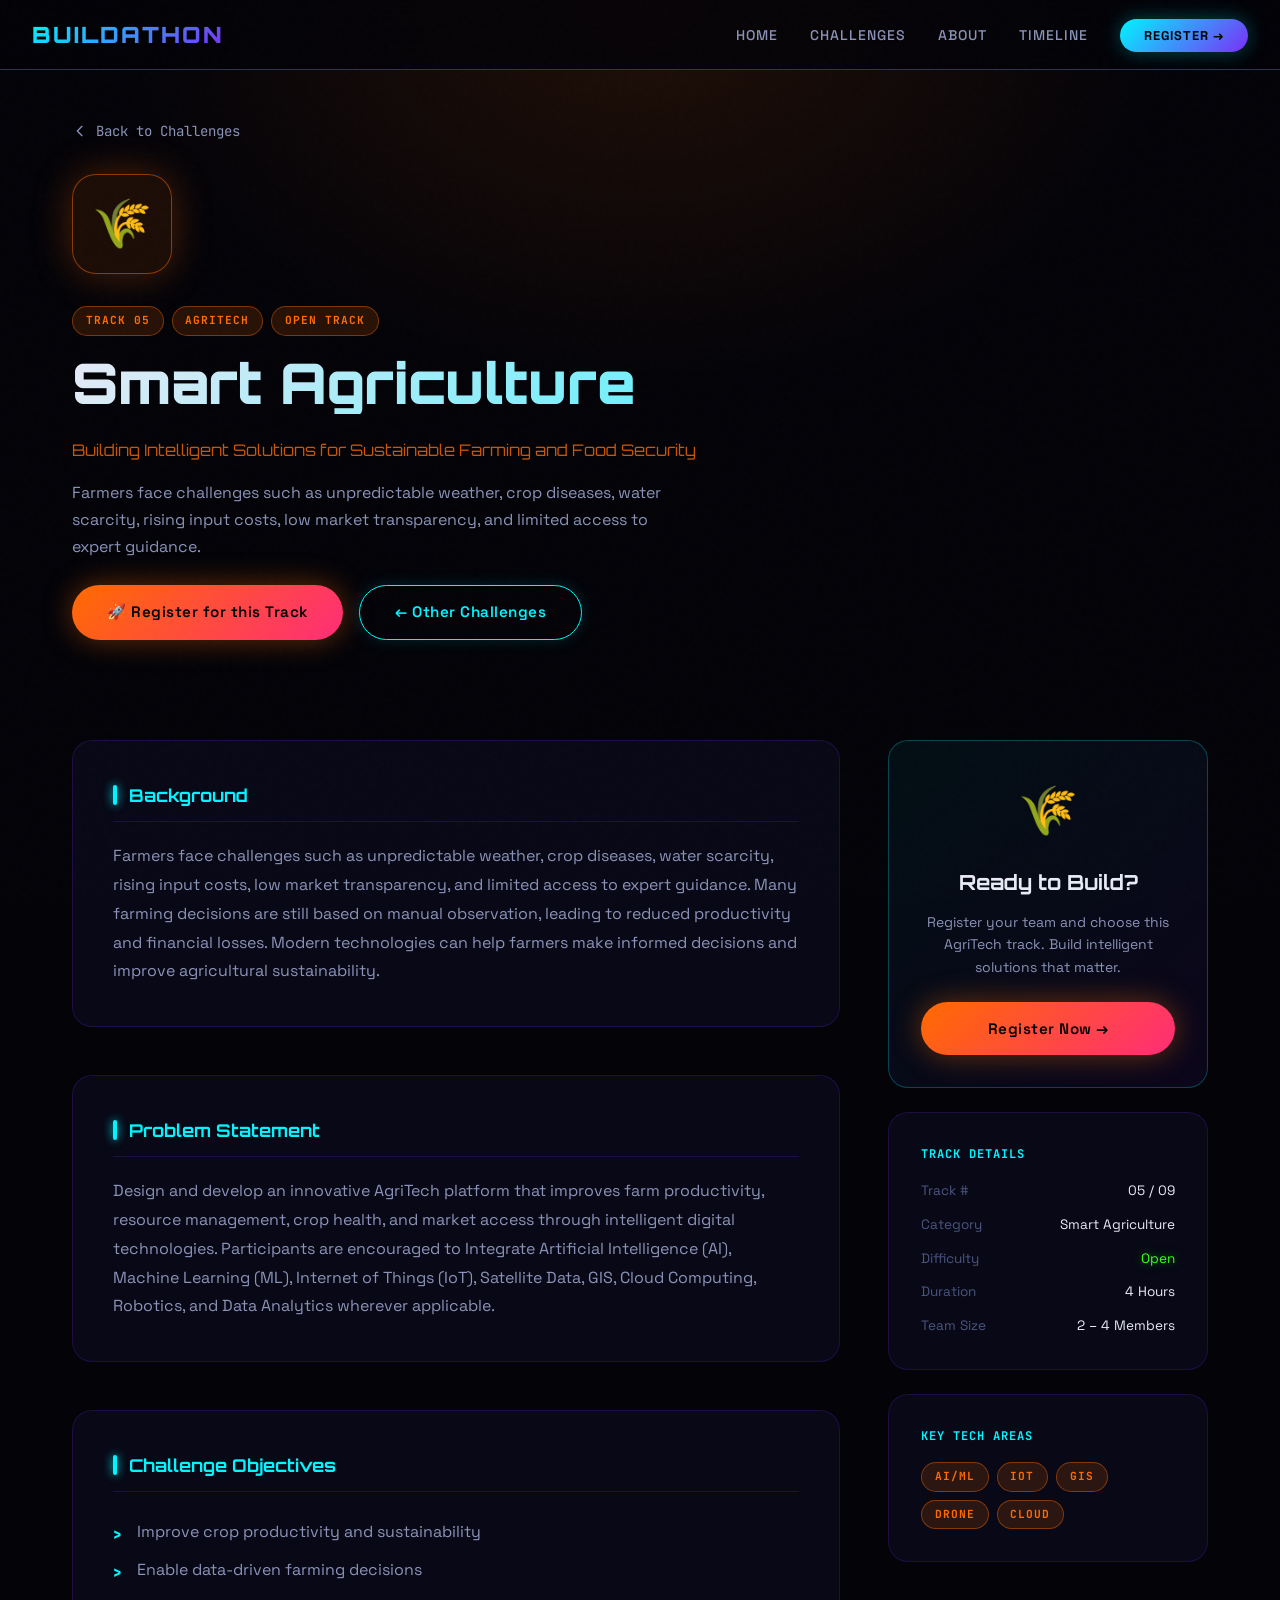
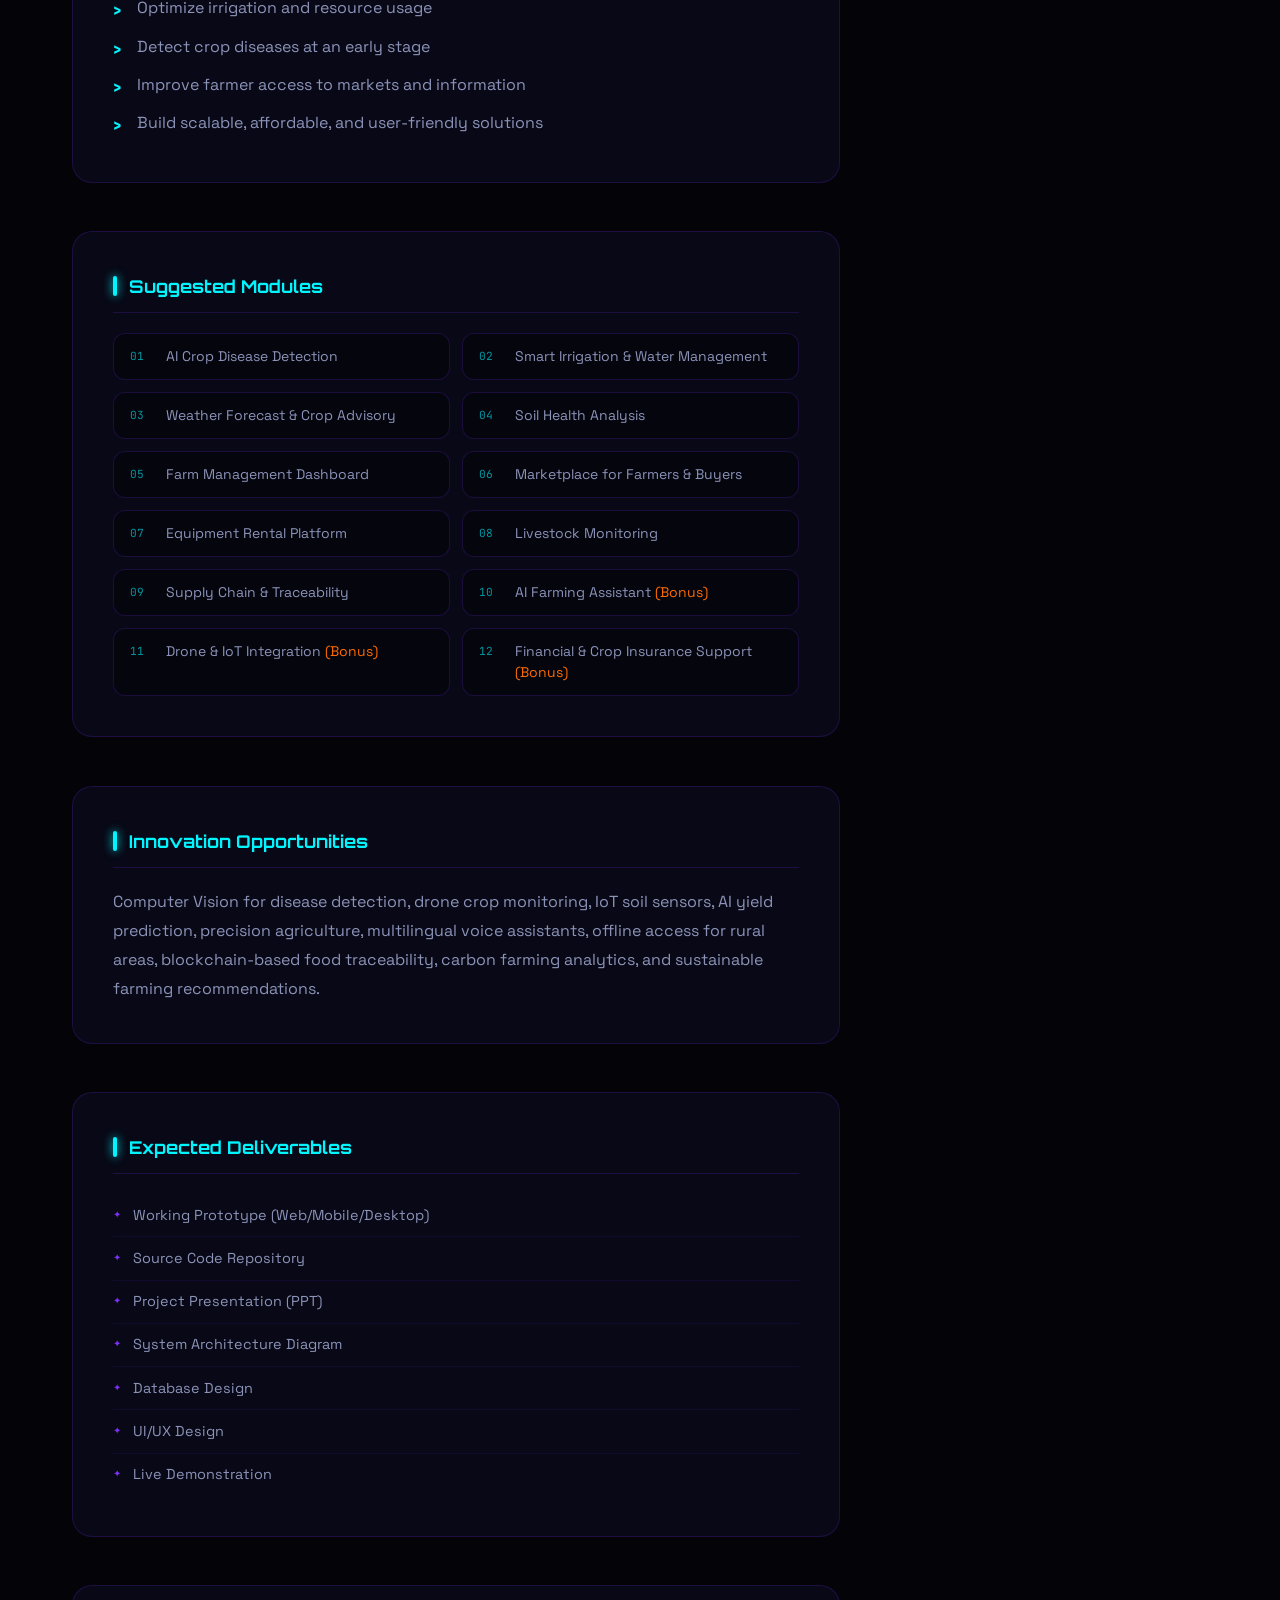
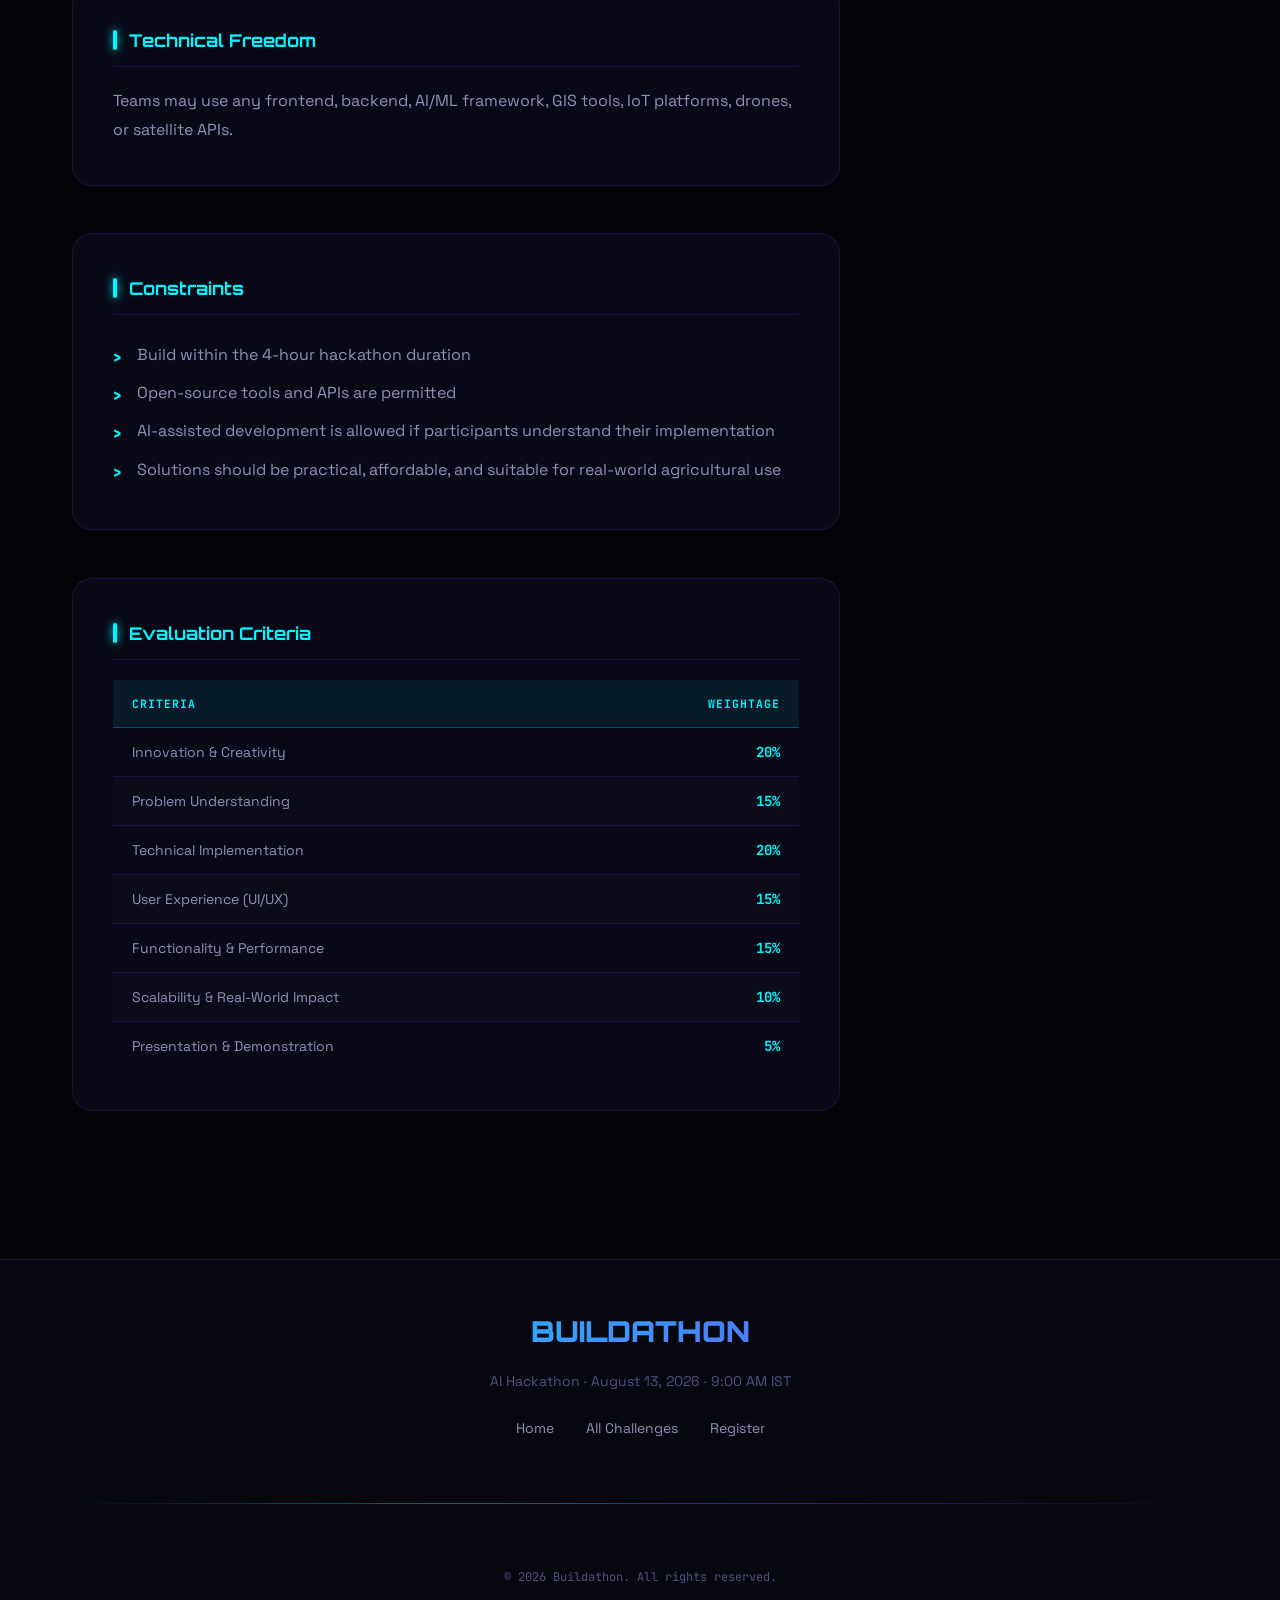
<file: challenge-5.html>
<!DOCTYPE html>
<html lang="en">
<head>
  <meta charset="UTF-8">
  <meta name="viewport" content="width=device-width, initial-scale=1.0">
  <title>Track 05: Smart Agriculture — Buildathon 2026</title>
  <meta name="description" content="Smart Agriculture challenge at Buildathon 2026. Build intelligent solutions for sustainable farming and food security.">
  <link rel="stylesheet" href="css/style.css">
  <link rel="stylesheet" href="css/animations.css">
  <link rel="stylesheet" href="css/challenges.css">
</head>
<body>
<div id="scroll-progress"></div>
<nav class="navbar">
  <a href="index.html" class="nav-logo">BUILDATHON</a>
  <ul class="nav-links">
    <li><a href="index.html">Home</a></li>
    <li><a href="challenges.html">Challenges</a></li>
    <li><a href="index.html#about">About</a></li>
    <li><a href="index.html#timeline">Timeline</a></li>
    <li><a href="register.html" class="nav-register-btn">Register →</a></li>
  </ul>
  <button class="nav-hamburger" aria-label="Toggle menu"><span></span><span></span><span></span></button>
</nav>

<section class="challenge-detail-header" style="--page-gradient-color:rgba(255,107,0,0.12);">
  <div class="container" style="position:relative;z-index:1;">
    <a href="challenges.html" class="back-link">
      <svg width="16" height="16" fill="none" viewBox="0 0 24 24" stroke="currentColor"><path stroke-linecap="round" stroke-linejoin="round" stroke-width="2" d="M15 19l-7-7 7-7"/></svg>
      Back to Challenges
    </a>
    <div class="flex gap-2" style="align-items:flex-start;flex-wrap:wrap;">
      <div style="flex:1;min-width:280px;">
        <div class="challenge-detail-icon-large" style="--card-color:rgba(255,107,0,0.5);--card-icon-bg:rgba(255,107,0,0.1);--card-glow:rgba(255,107,0,0.3);">🌾</div>
        <div class="flex gap-1 mb-2" style="flex-wrap:wrap;">
          <span class="badge" style="background:rgba(255,107,0,0.15);border:1px solid rgba(255,107,0,0.4);color:#ff6b00;">Track 05</span>
          <span class="badge" style="background:rgba(255,107,0,0.15);border:1px solid rgba(255,107,0,0.4);color:#ff6b00;">AgriTech</span>
          <span class="badge" style="background:rgba(255,107,0,0.15);border:1px solid rgba(255,107,0,0.4);color:#ff6b00;">Open Track</span>
        </div>
        <h1 class="section-title reveal" style="font-size:clamp(2rem,5vw,3.5rem);">Smart Agriculture</h1>
        <p style="font-family:var(--font-heading);color:#ff6b00;font-size:1rem;margin-bottom:1rem;opacity:0.8;">Building Intelligent Solutions for Sustainable Farming and Food Security</p>
        <p class="reveal delay-100" style="color:var(--text-secondary);font-size:1rem;line-height:1.7;max-width:600px;">Farmers face challenges such as unpredictable weather, crop diseases, water scarcity, rising input costs, low market transparency, and limited access to expert guidance.</p>
        <div class="flex gap-2 mt-3 reveal delay-200" style="flex-wrap:wrap;">
          <a href="register.html" class="btn btn-primary" style="background:linear-gradient(135deg,#ff6b00,#ff2d78);box-shadow:0 0 30px rgba(255,107,0,0.4);" id="c5-register-btn">🚀 Register for this Track</a>
          <a href="challenges.html" class="btn btn-secondary">← Other Challenges</a>
        </div>
      </div>
    </div>
  </div>
</section>

<section class="section" style="padding-top:40px;">
  <div class="container">
    <div class="challenge-detail-grid">
      <div>
        <div class="detail-section reveal">
          <h2 class="detail-section-title">Background</h2>
          <p>Farmers face challenges such as unpredictable weather, crop diseases, water scarcity, rising input costs, low market transparency, and limited access to expert guidance. Many farming decisions are still based on manual observation, leading to reduced productivity and financial losses. Modern technologies can help farmers make informed decisions and improve agricultural sustainability.</p>
        </div>
        <div class="detail-section reveal">
          <h2 class="detail-section-title">Problem Statement</h2>
          <p>Design and develop an innovative AgriTech platform that improves farm productivity, resource management, crop health, and market access through intelligent digital technologies. Participants are encouraged to Integrate Artificial Intelligence (AI), Machine Learning (ML), Internet of Things (IoT), Satellite Data, GIS, Cloud Computing, Robotics, and Data Analytics wherever applicable.</p>
        </div>
        <div class="detail-section reveal">
          <h2 class="detail-section-title">Challenge Objectives</h2>
          <ul>
            <li>Improve crop productivity and sustainability</li>
            <li>Enable data-driven farming decisions</li>
            <li>Optimize irrigation and resource usage</li>
            <li>Detect crop diseases at an early stage</li>
            <li>Improve farmer access to markets and information</li>
            <li>Build scalable, affordable, and user-friendly solutions</li>
          </ul>
        </div>
        <div class="detail-section reveal">
          <h2 class="detail-section-title">Suggested Modules</h2>
          <div class="modules-grid">
            <div class="module-item"><span class="module-number">01</span><span class="module-text">AI Crop Disease Detection</span></div>
            <div class="module-item"><span class="module-number">02</span><span class="module-text">Smart Irrigation & Water Management</span></div>
            <div class="module-item"><span class="module-number">03</span><span class="module-text">Weather Forecast & Crop Advisory</span></div>
            <div class="module-item"><span class="module-number">04</span><span class="module-text">Soil Health Analysis</span></div>
            <div class="module-item"><span class="module-number">05</span><span class="module-text">Farm Management Dashboard</span></div>
            <div class="module-item"><span class="module-number">06</span><span class="module-text">Marketplace for Farmers & Buyers</span></div>
            <div class="module-item"><span class="module-number">07</span><span class="module-text">Equipment Rental Platform</span></div>
            <div class="module-item"><span class="module-number">08</span><span class="module-text">Livestock Monitoring</span></div>
            <div class="module-item"><span class="module-number">09</span><span class="module-text">Supply Chain & Traceability</span></div>
            <div class="module-item"><span class="module-number">10</span><span class="module-text">AI Farming Assistant <span style="color:var(--neon-orange)">(Bonus)</span></span></div>
            <div class="module-item"><span class="module-number">11</span><span class="module-text">Drone & IoT Integration <span style="color:var(--neon-orange)">(Bonus)</span></span></div>
            <div class="module-item"><span class="module-number">12</span><span class="module-text">Financial & Crop Insurance Support <span style="color:var(--neon-orange)">(Bonus)</span></span></div>
          </div>
        </div>
        <div class="detail-section reveal">
          <h2 class="detail-section-title">Innovation Opportunities</h2>
          <p>Computer Vision for disease detection, drone crop monitoring, IoT soil sensors, AI yield prediction, precision agriculture, multilingual voice assistants, offline access for rural areas, blockchain-based food traceability, carbon farming analytics, and sustainable farming recommendations.</p>
        </div>
        <div class="detail-section reveal">
          <h2 class="detail-section-title">Expected Deliverables</h2>
          <div class="deliverable-item">Working Prototype (Web/Mobile/Desktop)</div>
          <div class="deliverable-item">Source Code Repository</div>
          <div class="deliverable-item">Project Presentation (PPT)</div>
          <div class="deliverable-item">System Architecture Diagram</div>
          <div class="deliverable-item">Database Design</div>
          <div class="deliverable-item">UI/UX Design</div>
          <div class="deliverable-item">Live Demonstration</div>
        </div>
        <div class="detail-section reveal">
          <h2 class="detail-section-title">Technical Freedom</h2>
          <p>Teams may use any frontend, backend, AI/ML framework, GIS tools, IoT platforms, drones, or satellite APIs.</p>
        </div>
        <div class="detail-section reveal">
          <h2 class="detail-section-title">Constraints</h2>
          <ul>
            <li>Build within the 4-hour hackathon duration</li>
            <li>Open-source tools and APIs are permitted</li>
            <li>AI-assisted development is allowed if participants understand their implementation</li>
            <li>Solutions should be practical, affordable, and suitable for real-world agricultural use</li>
          </ul>
        </div>
        <!-- Evaluation Criteria -->
        <div class="detail-section reveal">
          <h2 class="detail-section-title">Evaluation Criteria</h2>
          <div style="overflow-x:auto;">
            <table style="width:100%;border-collapse:collapse;font-size:0.875rem;">
              <thead>
                <tr style="background:rgba(0,245,255,0.08);">
                  <th style="padding:0.9rem 1.2rem;text-align:left;font-family:var(--font-mono);font-size:0.72rem;letter-spacing:1px;text-transform:uppercase;color:var(--neon-cyan);border-bottom:1px solid rgba(0,245,255,0.25);">Criteria</th>
                  <th style="padding:0.9rem 1.2rem;text-align:right;font-family:var(--font-mono);font-size:0.72rem;letter-spacing:1px;text-transform:uppercase;color:var(--neon-cyan);border-bottom:1px solid rgba(0,245,255,0.25);">Weightage</th>
                </tr>
              </thead>
              <tbody>
                <tr style="border-bottom:1px solid var(--border-subtle);"><td style="padding:0.8rem 1.2rem;color:var(--text-secondary);">Innovation &amp; Creativity</td><td style="padding:0.8rem 1.2rem;text-align:right;font-family:var(--font-mono);color:var(--neon-cyan);font-weight:700;">20%</td></tr>
                <tr style="border-bottom:1px solid var(--border-subtle);background:rgba(255,255,255,0.01);"><td style="padding:0.8rem 1.2rem;color:var(--text-secondary);">Problem Understanding</td><td style="padding:0.8rem 1.2rem;text-align:right;font-family:var(--font-mono);color:var(--neon-cyan);font-weight:700;">15%</td></tr>
                <tr style="border-bottom:1px solid var(--border-subtle);"><td style="padding:0.8rem 1.2rem;color:var(--text-secondary);">Technical Implementation</td><td style="padding:0.8rem 1.2rem;text-align:right;font-family:var(--font-mono);color:var(--neon-cyan);font-weight:700;">20%</td></tr>
                <tr style="border-bottom:1px solid var(--border-subtle);background:rgba(255,255,255,0.01);"><td style="padding:0.8rem 1.2rem;color:var(--text-secondary);">User Experience (UI/UX)</td><td style="padding:0.8rem 1.2rem;text-align:right;font-family:var(--font-mono);color:var(--neon-cyan);font-weight:700;">15%</td></tr>
                <tr style="border-bottom:1px solid var(--border-subtle);"><td style="padding:0.8rem 1.2rem;color:var(--text-secondary);">Functionality &amp; Performance</td><td style="padding:0.8rem 1.2rem;text-align:right;font-family:var(--font-mono);color:var(--neon-cyan);font-weight:700;">15%</td></tr>
                <tr style="border-bottom:1px solid var(--border-subtle);background:rgba(255,255,255,0.01);"><td style="padding:0.8rem 1.2rem;color:var(--text-secondary);">Scalability &amp; Real-World Impact</td><td style="padding:0.8rem 1.2rem;text-align:right;font-family:var(--font-mono);color:var(--neon-cyan);font-weight:700;">10%</td></tr>
                <tr><td style="padding:0.8rem 1.2rem;color:var(--text-secondary);">Presentation &amp; Demonstration</td><td style="padding:0.8rem 1.2rem;text-align:right;font-family:var(--font-mono);color:var(--neon-cyan);font-weight:700;">5%</td></tr>
              </tbody>
            </table>
          </div>
        </div>
      </div>
      <!-- Sidebar -->
      <div class="challenge-sidebar">
        <div class="challenge-cta-card reveal">
          <div style="font-size:3rem;margin-bottom:1rem;">🌾</div>
          <h3>Ready to Build?</h3>
          <p>Register your team and choose this AgriTech track. Build intelligent solutions that matter.</p>
          <a href="register.html" class="btn btn-primary" style="background:linear-gradient(135deg,#ff6b00,#ff2d78);box-shadow:0 0 30px rgba(255,107,0,0.4);width:100%;justify-content:center;" id="c5-sidebar-register">Register Now →</a>
        </div>
        <div class="card mt-3 reveal delay-200">
          <h4 style="font-family:var(--font-mono);font-size:0.75rem;color:var(--neon-cyan);letter-spacing:1px;text-transform:uppercase;margin-bottom:1rem;">Track Details</h4>
          <div style="display:flex;flex-direction:column;gap:0.75rem;">
            <div style="display:flex;justify-content:space-between;font-size:0.85rem;"><span style="color:var(--text-muted);">Track #</span><span>05 / 09</span></div>
            <div style="display:flex;justify-content:space-between;font-size:0.85rem;"><span style="color:var(--text-muted);">Category</span><span>Smart Agriculture</span></div>
            <div style="display:flex;justify-content:space-between;font-size:0.85rem;"><span style="color:var(--text-muted);">Difficulty</span><span class="text-neon-green">Open</span></div>
            <div style="display:flex;justify-content:space-between;font-size:0.85rem;"><span style="color:var(--text-muted);">Duration</span><span>4 Hours</span></div>
            <div style="display:flex;justify-content:space-between;font-size:0.85rem;"><span style="color:var(--text-muted);">Team Size</span><span>2 – 4 Members</span></div>
          </div>
        </div>
        <div class="card mt-3 reveal delay-300">
          <h4 style="font-family:var(--font-mono);font-size:0.75rem;color:var(--neon-cyan);letter-spacing:1px;text-transform:uppercase;margin-bottom:1rem;">Key Tech Areas</h4>
          <div style="display:flex;flex-wrap:wrap;gap:0.5rem;">
            <span class="badge" style="background:rgba(255,107,0,0.15);border:1px solid rgba(255,107,0,0.4);color:#ff6b00;">AI/ML</span>
            <span class="badge" style="background:rgba(255,107,0,0.15);border:1px solid rgba(255,107,0,0.4);color:#ff6b00;">IoT</span>
            <span class="badge" style="background:rgba(255,107,0,0.15);border:1px solid rgba(255,107,0,0.4);color:#ff6b00;">GIS</span>
            <span class="badge" style="background:rgba(255,107,0,0.15);border:1px solid rgba(255,107,0,0.4);color:#ff6b00;">Drone</span>
            <span class="badge" style="background:rgba(255,107,0,0.15);border:1px solid rgba(255,107,0,0.4);color:#ff6b00;">Cloud</span>
          </div>
        </div>
      </div>
    </div>
  </div>
</section>
<footer>
  <div class="container">
    <div class="footer-logo">BUILDATHON</div>
    <p>AI Hackathon · August 13, 2026 · 9:00 AM IST</p>
    <div class="footer-links"><a href="index.html">Home</a><a href="challenges.html">All Challenges</a><a href="register.html">Register</a></div>
    <div class="divider"></div>
    <p style="font-family:var(--font-mono);font-size:0.75rem;color:var(--text-muted);">© 2026 Buildathon. All rights reserved.</p>
  </div>
</footer>
<script src="js/particles.js"></script>
<script src="js/main.js"></script>
</body>
</html>
</file>
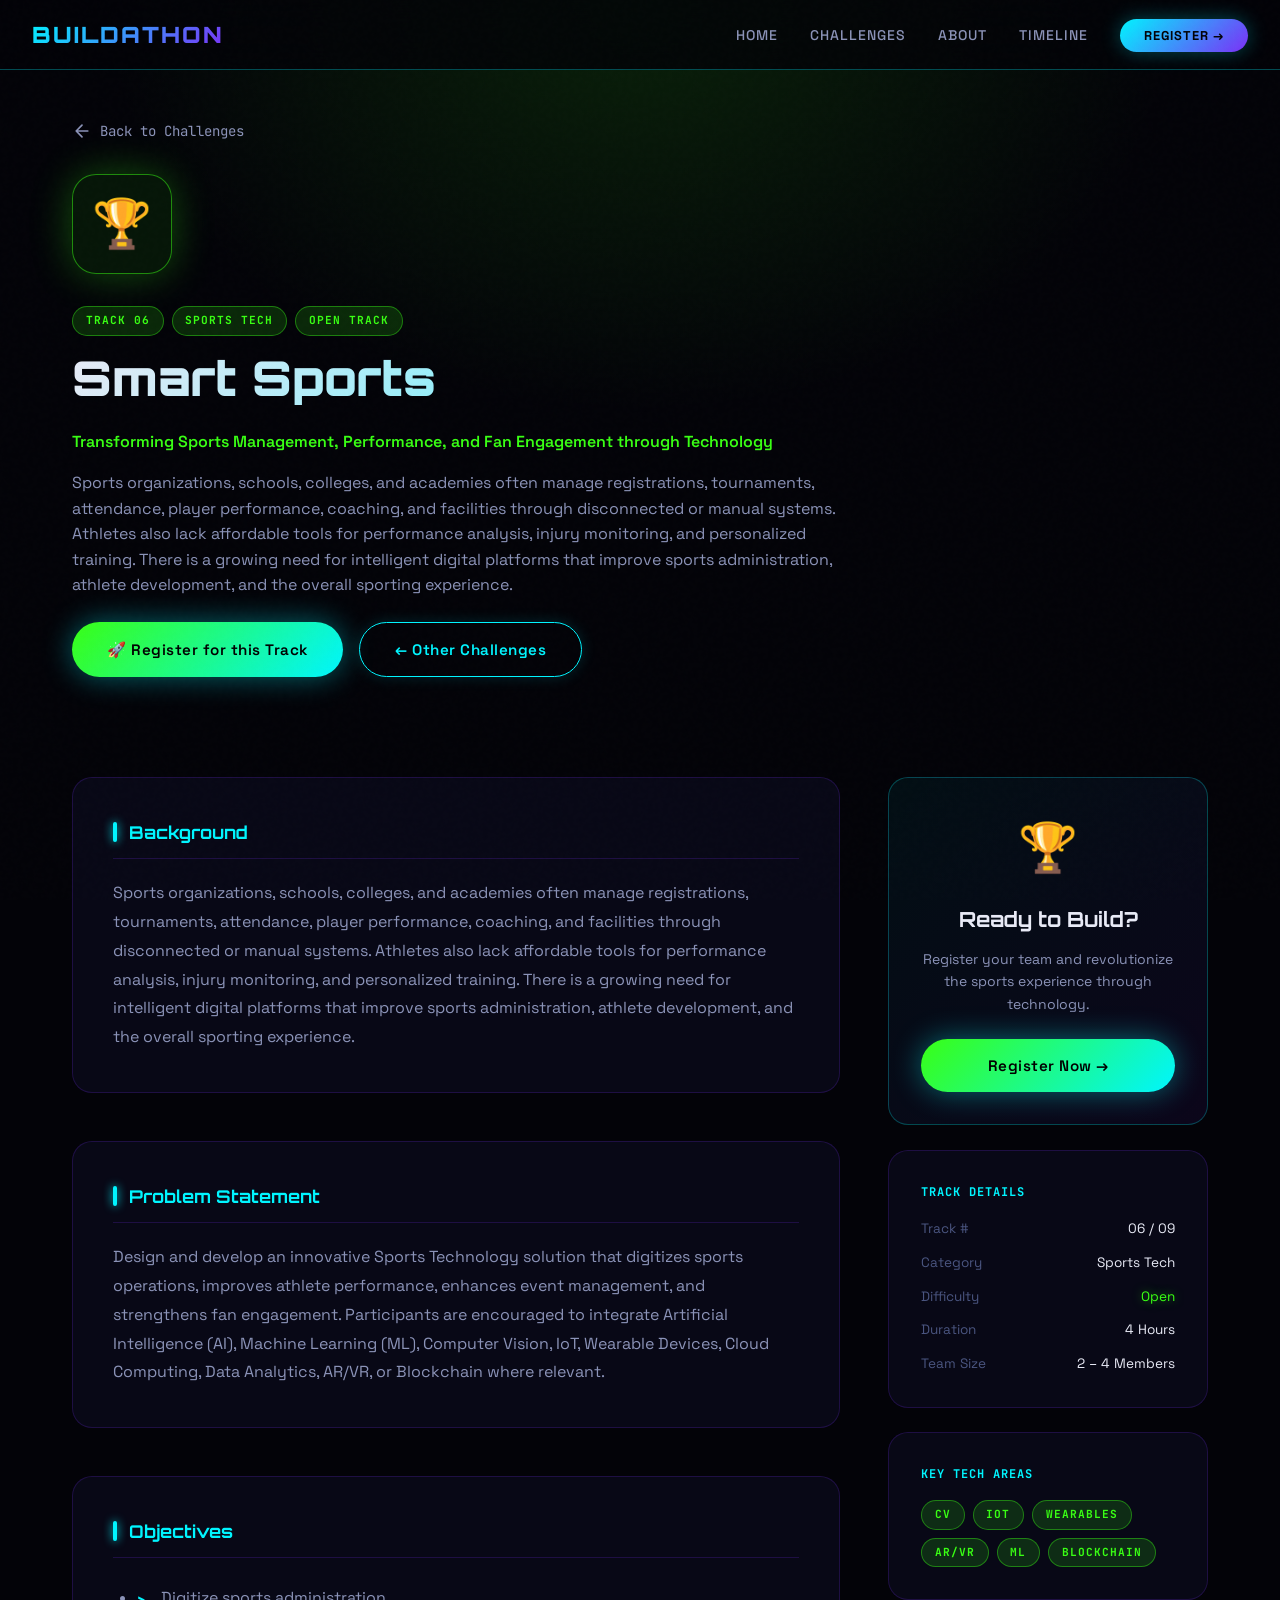
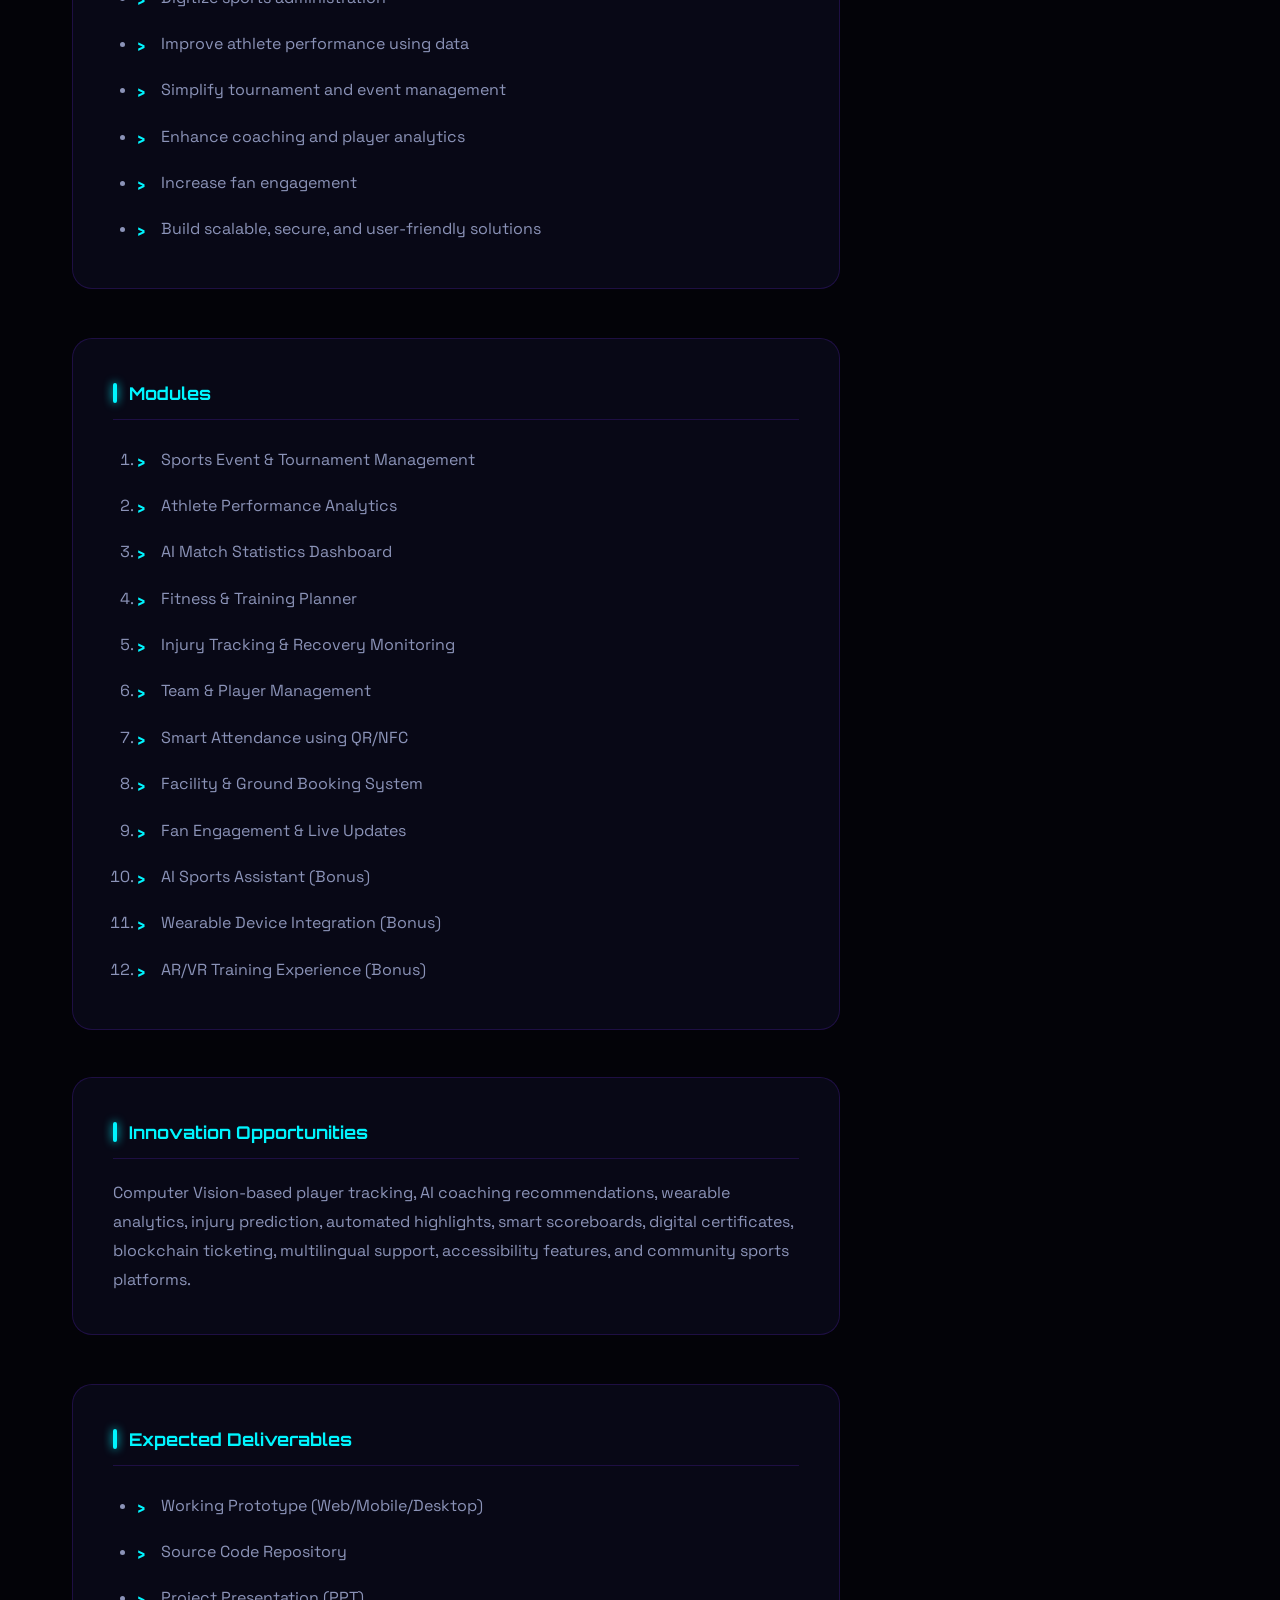
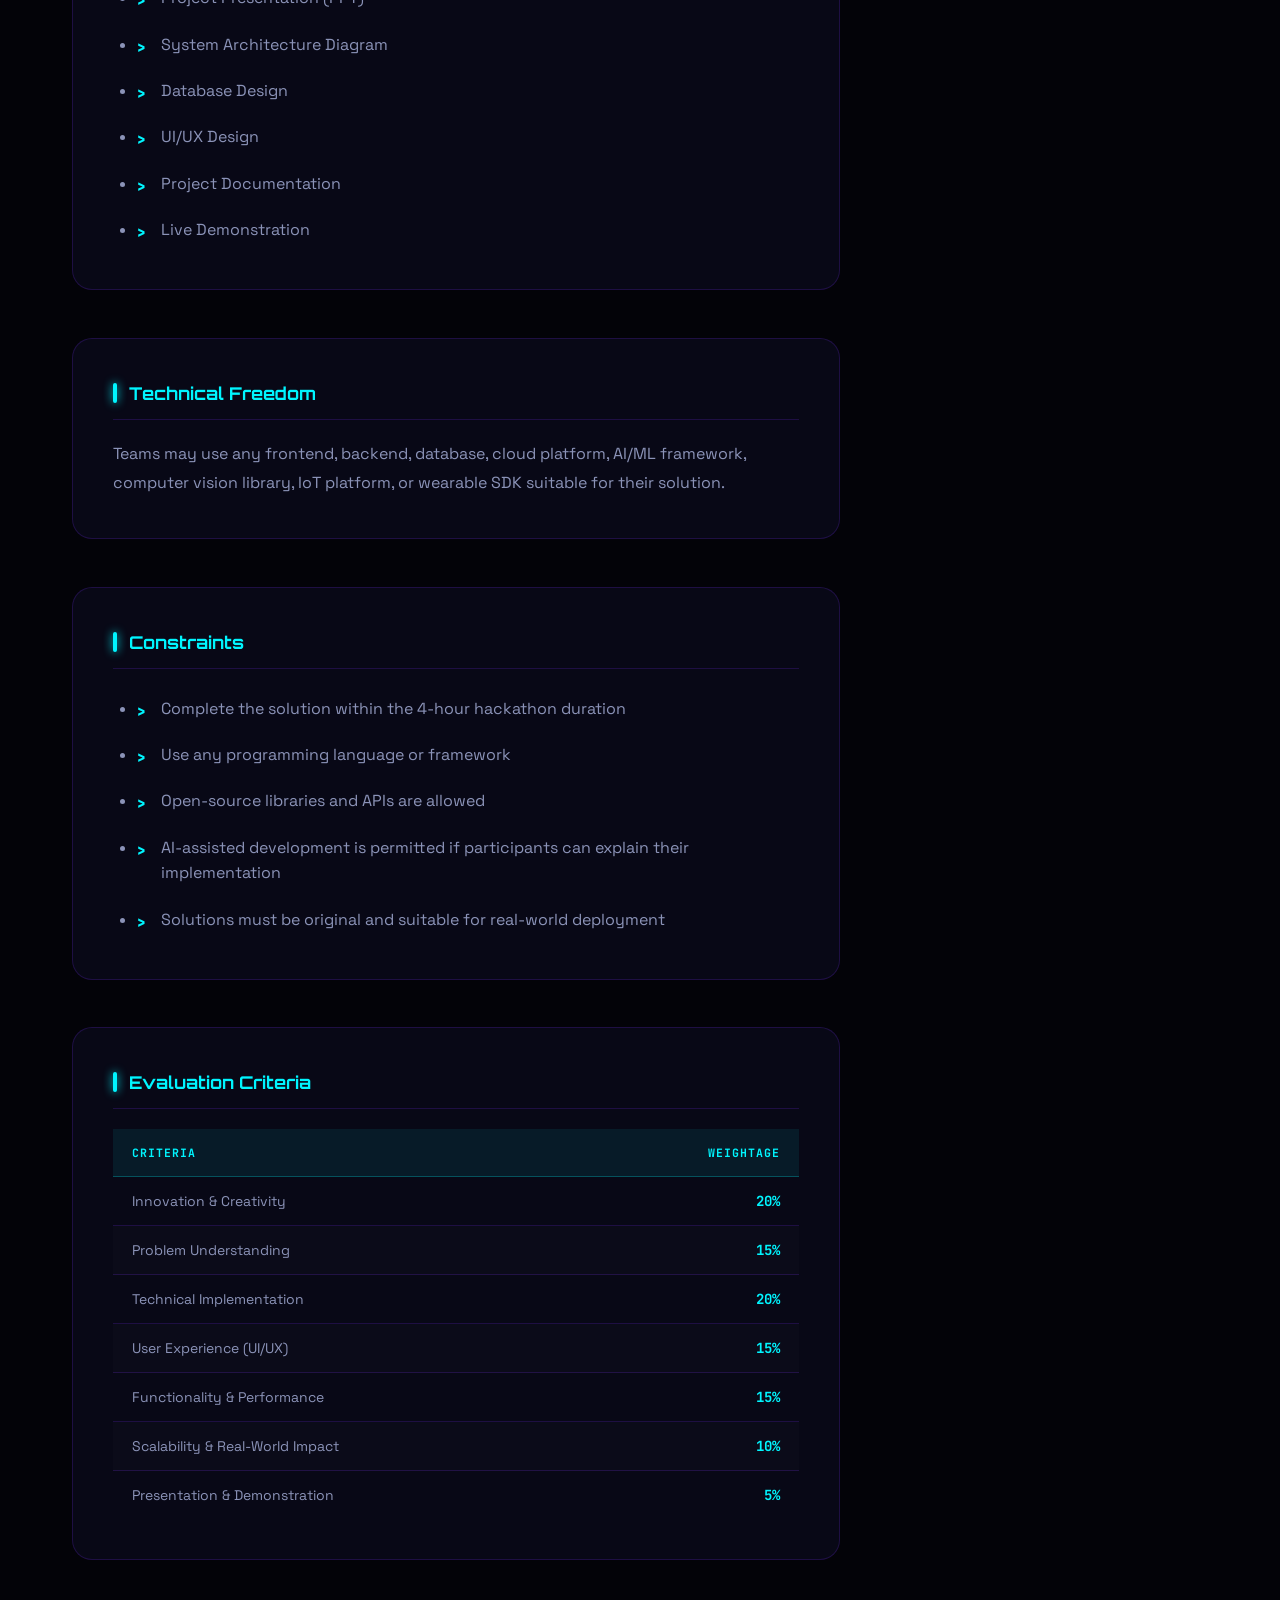
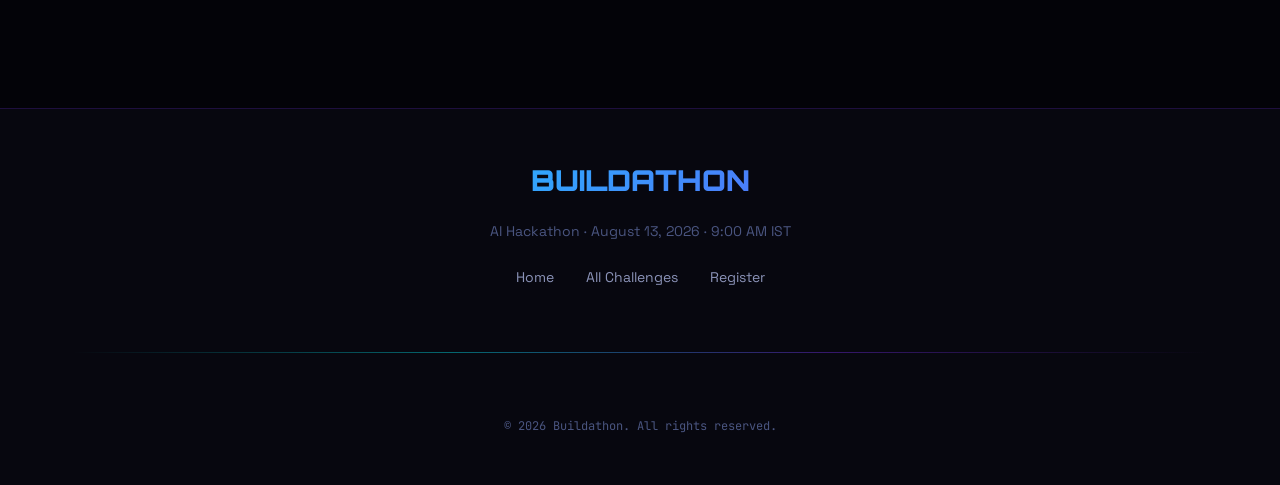
<file: challenge-6.html>
<!DOCTYPE html>
<html lang="en">
<head>
  <meta charset="UTF-8">
  <meta name="viewport" content="width=device-width, initial-scale=1.0">
  <title>Track 06: Smart Sports — Buildathon 2026</title>
  <meta name="description" content="Smart Sports challenge at Buildathon 2026. Transform sports management, athlete performance, and fan engagement through technology.">
  <link rel="stylesheet" href="css/style.css">
  <link rel="stylesheet" href="css/animations.css">
  <link rel="stylesheet" href="css/challenges.css">
</head>
<body>
  <div id="scroll-progress"></div>
  <nav class="navbar">
    <a href="index.html" class="nav-logo">BUILDATHON</a>
    <ul class="nav-links">
      <li><a href="index.html">Home</a></li>
      <li><a href="challenges.html">Challenges</a></li>
      <li><a href="index.html#about">About</a></li>
      <li><a href="index.html#timeline">Timeline</a></li>
      <li><a href="register.html" class="nav-register-btn">Register →</a></li>
    </ul>
    <button class="nav-hamburger" aria-label="Toggle menu"><span></span><span></span><span></span></button>
  </nav>

  <section class="challenge-detail-header" style="--page-gradient-color:rgba(57,255,20,0.12);">
    <div class="container" style="position:relative;z-index:1;">
      <a href="challenges.html" class="back-link"><svg width="20" height="20" viewBox="0 0 24 24" fill="none" stroke="currentColor" stroke-width="2" stroke-linecap="round" stroke-linejoin="round"><path d="M19 12H5M12 19l-7-7 7-7"/></svg>Back to Challenges</a>
      <div style="flex:1;min-width:280px;">
        <div class="challenge-detail-icon-large" style="--card-color:rgba(57,255,20,0.5);--card-icon-bg:rgba(57,255,20,0.08);--card-glow:rgba(57,255,20,0.3);">🏆</div>
        <div class="flex gap-1 mb-2">
          <span class="badge badge-green">Track 06</span>
          <span class="badge badge-green">Sports Tech</span>
          <span class="badge badge-green">Open Track</span>
        </div>
        <h1 class="section-title reveal">Smart Sports</h1>
        <p style="color:var(--neon-green);margin-bottom:1rem;font-weight:600;">Transforming Sports Management, Performance, and Fan Engagement through Technology</p>
        <p class="reveal delay-100" style="color:var(--text-secondary);max-width:800px;">Sports organizations, schools, colleges, and academies often manage registrations, tournaments, attendance, player performance, coaching, and facilities through disconnected or manual systems. Athletes also lack affordable tools for performance analysis, injury monitoring, and personalized training. There is a growing need for intelligent digital platforms that improve sports administration, athlete development, and the overall sporting experience.</p>
        <div class="flex gap-2 mt-3">
          <a href="register.html" class="btn btn-primary" style="background:linear-gradient(135deg,#39ff14,#00f5ff);color:#000;" id="c6-register-btn">🚀 Register for this Track</a>
          <a href="challenges.html" class="btn btn-secondary">← Other Challenges</a>
        </div>
      </div>
    </div>
  </section>

  <section class="section" style="padding-top:40px;">
    <div class="container">
      <div class="challenge-detail-grid">
        <div>
          <div class="detail-section reveal">
            <h2 class="detail-section-title">Background</h2>
            <p>Sports organizations, schools, colleges, and academies often manage registrations, tournaments, attendance, player performance, coaching, and facilities through disconnected or manual systems. Athletes also lack affordable tools for performance analysis, injury monitoring, and personalized training. There is a growing need for intelligent digital platforms that improve sports administration, athlete development, and the overall sporting experience.</p>
          </div>

          <div class="detail-section reveal">
            <h2 class="detail-section-title">Problem Statement</h2>
            <p>Design and develop an innovative Sports Technology solution that digitizes sports operations, improves athlete performance, enhances event management, and strengthens fan engagement. Participants are encouraged to integrate Artificial Intelligence (AI), Machine Learning (ML), Computer Vision, IoT, Wearable Devices, Cloud Computing, Data Analytics, AR/VR, or Blockchain where relevant.</p>
          </div>

          <div class="detail-section reveal">
            <h2 class="detail-section-title">Objectives</h2>
            <ul style="list-style:disc;margin-left:1.5rem;color:var(--text-secondary);display:flex;flex-direction:column;gap:0.5rem;">
              <li>Digitize sports administration</li>
              <li>Improve athlete performance using data</li>
              <li>Simplify tournament and event management</li>
              <li>Enhance coaching and player analytics</li>
              <li>Increase fan engagement</li>
              <li>Build scalable, secure, and user-friendly solutions</li>
            </ul>
          </div>

          <div class="detail-section reveal">
            <h2 class="detail-section-title">Modules</h2>
            <ul style="list-style:decimal;margin-left:1.5rem;color:var(--text-secondary);display:flex;flex-direction:column;gap:0.5rem;">
              <li>Sports Event & Tournament Management</li>
              <li>Athlete Performance Analytics</li>
              <li>AI Match Statistics Dashboard</li>
              <li>Fitness & Training Planner</li>
              <li>Injury Tracking & Recovery Monitoring</li>
              <li>Team & Player Management</li>
              <li>Smart Attendance using QR/NFC</li>
              <li>Facility & Ground Booking System</li>
              <li>Fan Engagement & Live Updates</li>
              <li>AI Sports Assistant (Bonus)</li>
              <li>Wearable Device Integration (Bonus)</li>
              <li>AR/VR Training Experience (Bonus)</li>
            </ul>
          </div>

          <div class="detail-section reveal">
            <h2 class="detail-section-title">Innovation Opportunities</h2>
            <p>Computer Vision-based player tracking, AI coaching recommendations, wearable analytics, injury prediction, automated highlights, smart scoreboards, digital certificates, blockchain ticketing, multilingual support, accessibility features, and community sports platforms.</p>
          </div>

          <div class="detail-section reveal">
            <h2 class="detail-section-title">Expected Deliverables</h2>
            <ul style="list-style:disc;margin-left:1.5rem;color:var(--text-secondary);display:flex;flex-direction:column;gap:0.5rem;">
              <li>Working Prototype (Web/Mobile/Desktop)</li>
              <li>Source Code Repository</li>
              <li>Project Presentation (PPT)</li>
              <li>System Architecture Diagram</li>
              <li>Database Design</li>
              <li>UI/UX Design</li>
              <li>Project Documentation</li>
              <li>Live Demonstration</li>
            </ul>
          </div>

          <div class="detail-section reveal">
            <h2 class="detail-section-title">Technical Freedom</h2>
            <p>Teams may use any frontend, backend, database, cloud platform, AI/ML framework, computer vision library, IoT platform, or wearable SDK suitable for their solution.</p>
          </div>

          <div class="detail-section reveal">
            <h2 class="detail-section-title">Constraints</h2>
            <ul style="list-style:disc;margin-left:1.5rem;color:var(--text-secondary);display:flex;flex-direction:column;gap:0.5rem;">
              <li>Complete the solution within the 4-hour hackathon duration</li>
              <li>Use any programming language or framework</li>
              <li>Open-source libraries and APIs are allowed</li>
              <li>AI-assisted development is permitted if participants can explain their implementation</li>
              <li>Solutions must be original and suitable for real-world deployment</li>
            </ul>
          </div>

          <div class="detail-section reveal">
            <h2 class="detail-section-title">Evaluation Criteria</h2>
            <div style="overflow-x:auto;">
              <table style="width:100%;border-collapse:collapse;font-size:0.875rem;">
                <thead>
                  <tr style="background:rgba(0,245,255,0.08);">
                    <th style="padding:0.9rem 1.2rem;text-align:left;font-family:var(--font-mono);font-size:0.72rem;letter-spacing:1px;text-transform:uppercase;color:var(--neon-cyan);border-bottom:1px solid rgba(0,245,255,0.25);">Criteria</th>
                    <th style="padding:0.9rem 1.2rem;text-align:right;font-family:var(--font-mono);font-size:0.72rem;letter-spacing:1px;text-transform:uppercase;color:var(--neon-cyan);border-bottom:1px solid rgba(0,245,255,0.25);">Weightage</th>
                  </tr>
                </thead>
                <tbody>
                  <tr style="border-bottom:1px solid var(--border-subtle);"><td style="padding:0.8rem 1.2rem;color:var(--text-secondary);">Innovation &amp; Creativity</td><td style="padding:0.8rem 1.2rem;text-align:right;font-family:var(--font-mono);color:var(--neon-cyan);font-weight:700;">20%</td></tr>
                  <tr style="border-bottom:1px solid var(--border-subtle);background:rgba(255,255,255,0.01);"><td style="padding:0.8rem 1.2rem;color:var(--text-secondary);">Problem Understanding</td><td style="padding:0.8rem 1.2rem;text-align:right;font-family:var(--font-mono);color:var(--neon-cyan);font-weight:700;">15%</td></tr>
                  <tr style="border-bottom:1px solid var(--border-subtle);"><td style="padding:0.8rem 1.2rem;color:var(--text-secondary);">Technical Implementation</td><td style="padding:0.8rem 1.2rem;text-align:right;font-family:var(--font-mono);color:var(--neon-cyan);font-weight:700;">20%</td></tr>
                  <tr style="border-bottom:1px solid var(--border-subtle);background:rgba(255,255,255,0.01);"><td style="padding:0.8rem 1.2rem;color:var(--text-secondary);">User Experience (UI/UX)</td><td style="padding:0.8rem 1.2rem;text-align:right;font-family:var(--font-mono);color:var(--neon-cyan);font-weight:700;">15%</td></tr>
                  <tr style="border-bottom:1px solid var(--border-subtle);"><td style="padding:0.8rem 1.2rem;color:var(--text-secondary);">Functionality &amp; Performance</td><td style="padding:0.8rem 1.2rem;text-align:right;font-family:var(--font-mono);color:var(--neon-cyan);font-weight:700;">15%</td></tr>
                  <tr style="border-bottom:1px solid var(--border-subtle);background:rgba(255,255,255,0.01);"><td style="padding:0.8rem 1.2rem;color:var(--text-secondary);">Scalability &amp; Real-World Impact</td><td style="padding:0.8rem 1.2rem;text-align:right;font-family:var(--font-mono);color:var(--neon-cyan);font-weight:700;">10%</td></tr>
                  <tr><td style="padding:0.8rem 1.2rem;color:var(--text-secondary);">Presentation &amp; Demonstration</td><td style="padding:0.8rem 1.2rem;text-align:right;font-family:var(--font-mono);color:var(--neon-cyan);font-weight:700;">5%</td></tr>
                </tbody>
              </table>
            </div>
          </div>
        </div>

        <div class="challenge-sidebar">
          <div class="challenge-cta-card reveal">
            <div style="font-size:3rem;margin-bottom:1rem;">🏆</div>
            <h3>Ready to Build?</h3>
            <p>Register your team and revolutionize the sports experience through technology.</p>
            <a href="register.html" class="btn btn-primary" style="width:100%;justify-content:center;background:linear-gradient(135deg,#39ff14,#00f5ff);color:#000;" id="c6-sidebar-register">Register Now →</a>
          </div>
          <div class="card mt-3 reveal delay-200">
            <h4 style="font-family:var(--font-mono);font-size:0.75rem;color:var(--neon-cyan);letter-spacing:1px;text-transform:uppercase;margin-bottom:1rem;">Track Details</h4>
            <div style="display:flex;flex-direction:column;gap:0.75rem;">
              <div style="display:flex;justify-content:space-between;font-size:0.85rem;"><span style="color:var(--text-muted);">Track #</span><span>06 / 09</span></div>
              <div style="display:flex;justify-content:space-between;font-size:0.85rem;"><span style="color:var(--text-muted);">Category</span><span>Sports Tech</span></div>
              <div style="display:flex;justify-content:space-between;font-size:0.85rem;"><span style="color:var(--text-muted);">Difficulty</span><span class="text-neon-green">Open</span></div>
              <div style="display:flex;justify-content:space-between;font-size:0.85rem;"><span style="color:var(--text-muted);">Duration</span><span>4 Hours</span></div>
              <div style="display:flex;justify-content:space-between;font-size:0.85rem;"><span style="color:var(--text-muted);">Team Size</span><span>2 – 4 Members</span></div>
            </div>
          </div>
          <div class="card mt-3 reveal delay-300">
            <h4 style="font-family:var(--font-mono);font-size:0.75rem;color:var(--neon-cyan);letter-spacing:1px;text-transform:uppercase;margin-bottom:1rem;">Key Tech Areas</h4>
            <div style="display:flex;flex-wrap:wrap;gap:0.5rem;">
              <span class="badge badge-green">CV</span>
              <span class="badge badge-green">IoT</span>
              <span class="badge badge-green">Wearables</span>
              <span class="badge badge-green">AR/VR</span>
              <span class="badge badge-green">ML</span>
              <span class="badge badge-green">Blockchain</span>
            </div>
          </div>
        </div>
      </div>
    </div>
  </section>

  <footer>
    <div class="container">
      <div class="footer-logo">BUILDATHON</div>
      <p>AI Hackathon · August 13, 2026 · 9:00 AM IST</p>
      <div class="footer-links"><a href="index.html">Home</a><a href="challenges.html">All Challenges</a><a href="register.html">Register</a></div>
      <div class="divider"></div>
      <p style="font-family:var(--font-mono);font-size:0.75rem;color:var(--text-muted);">© 2026 Buildathon. All rights reserved.</p>
    </div>
  </footer>

  <script src="js/particles.js"></script>
  <script src="js/main.js"></script>
</body>
</html>
</file>
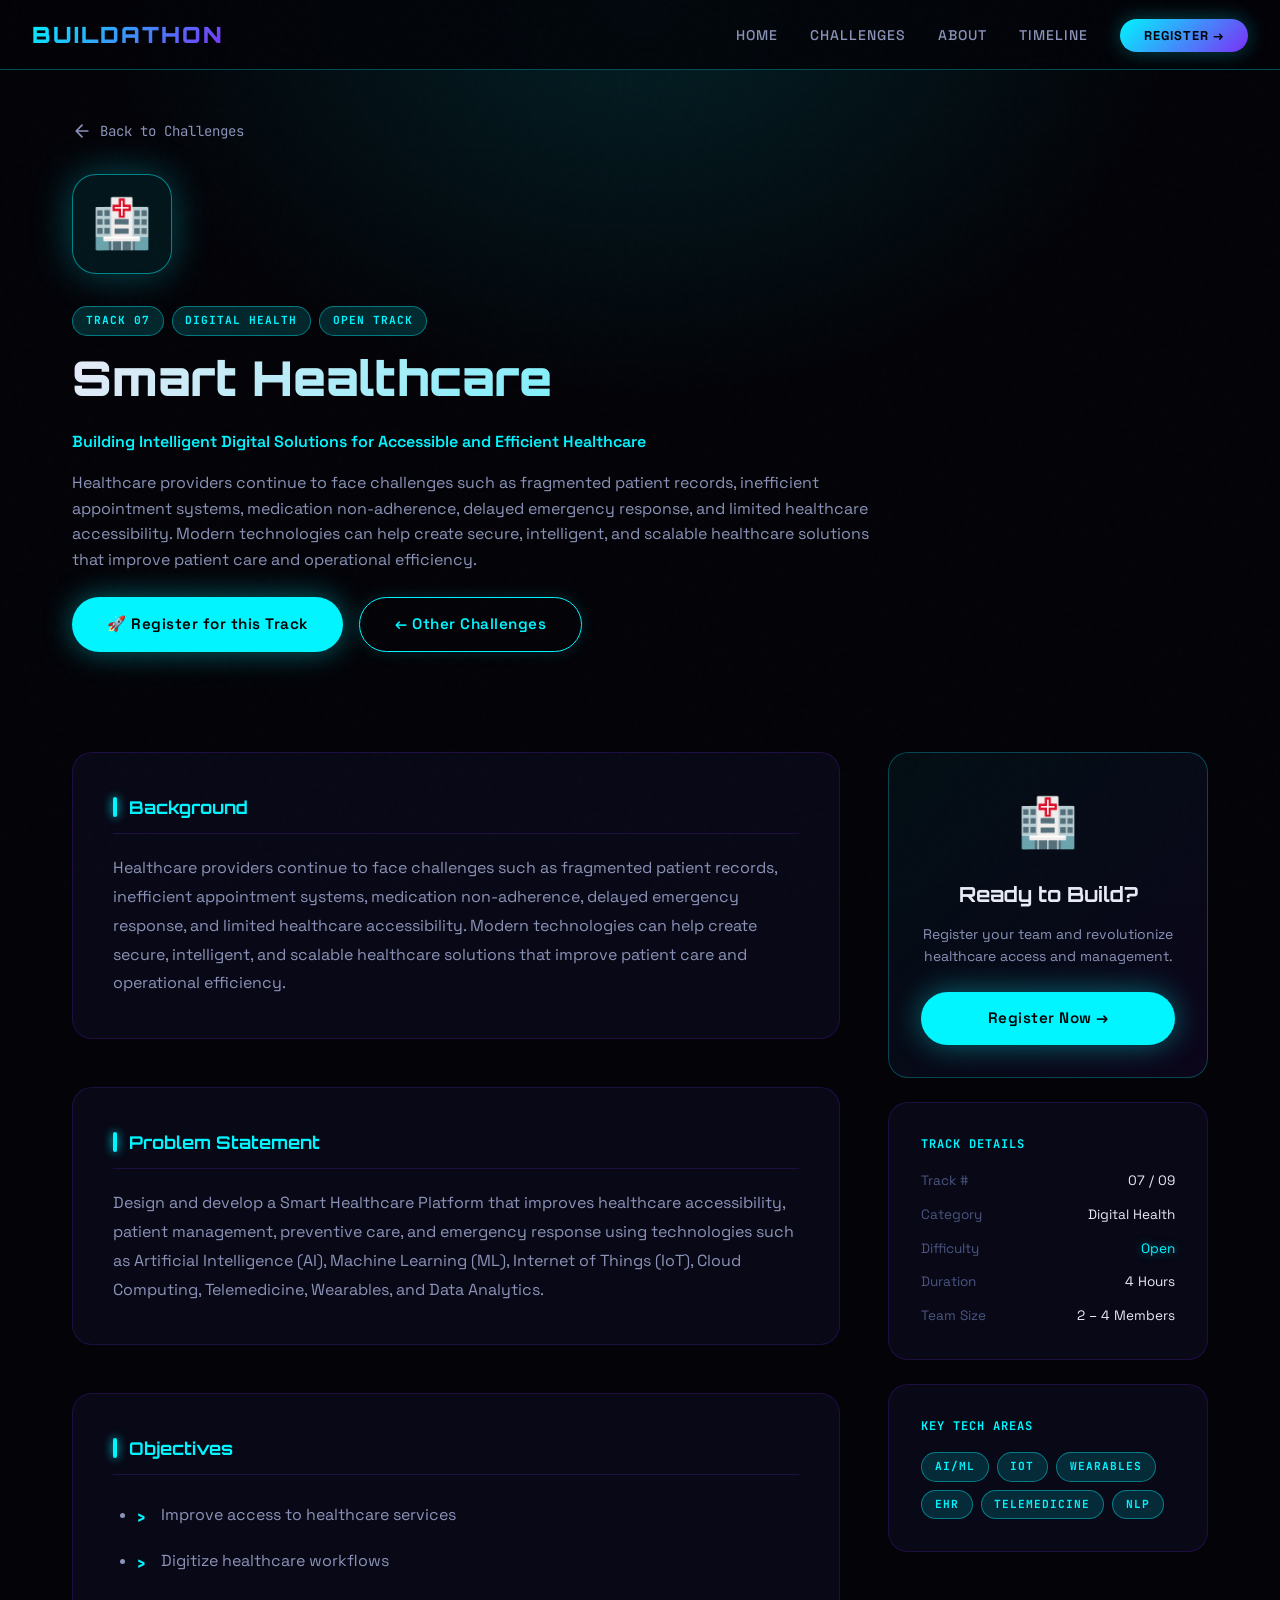
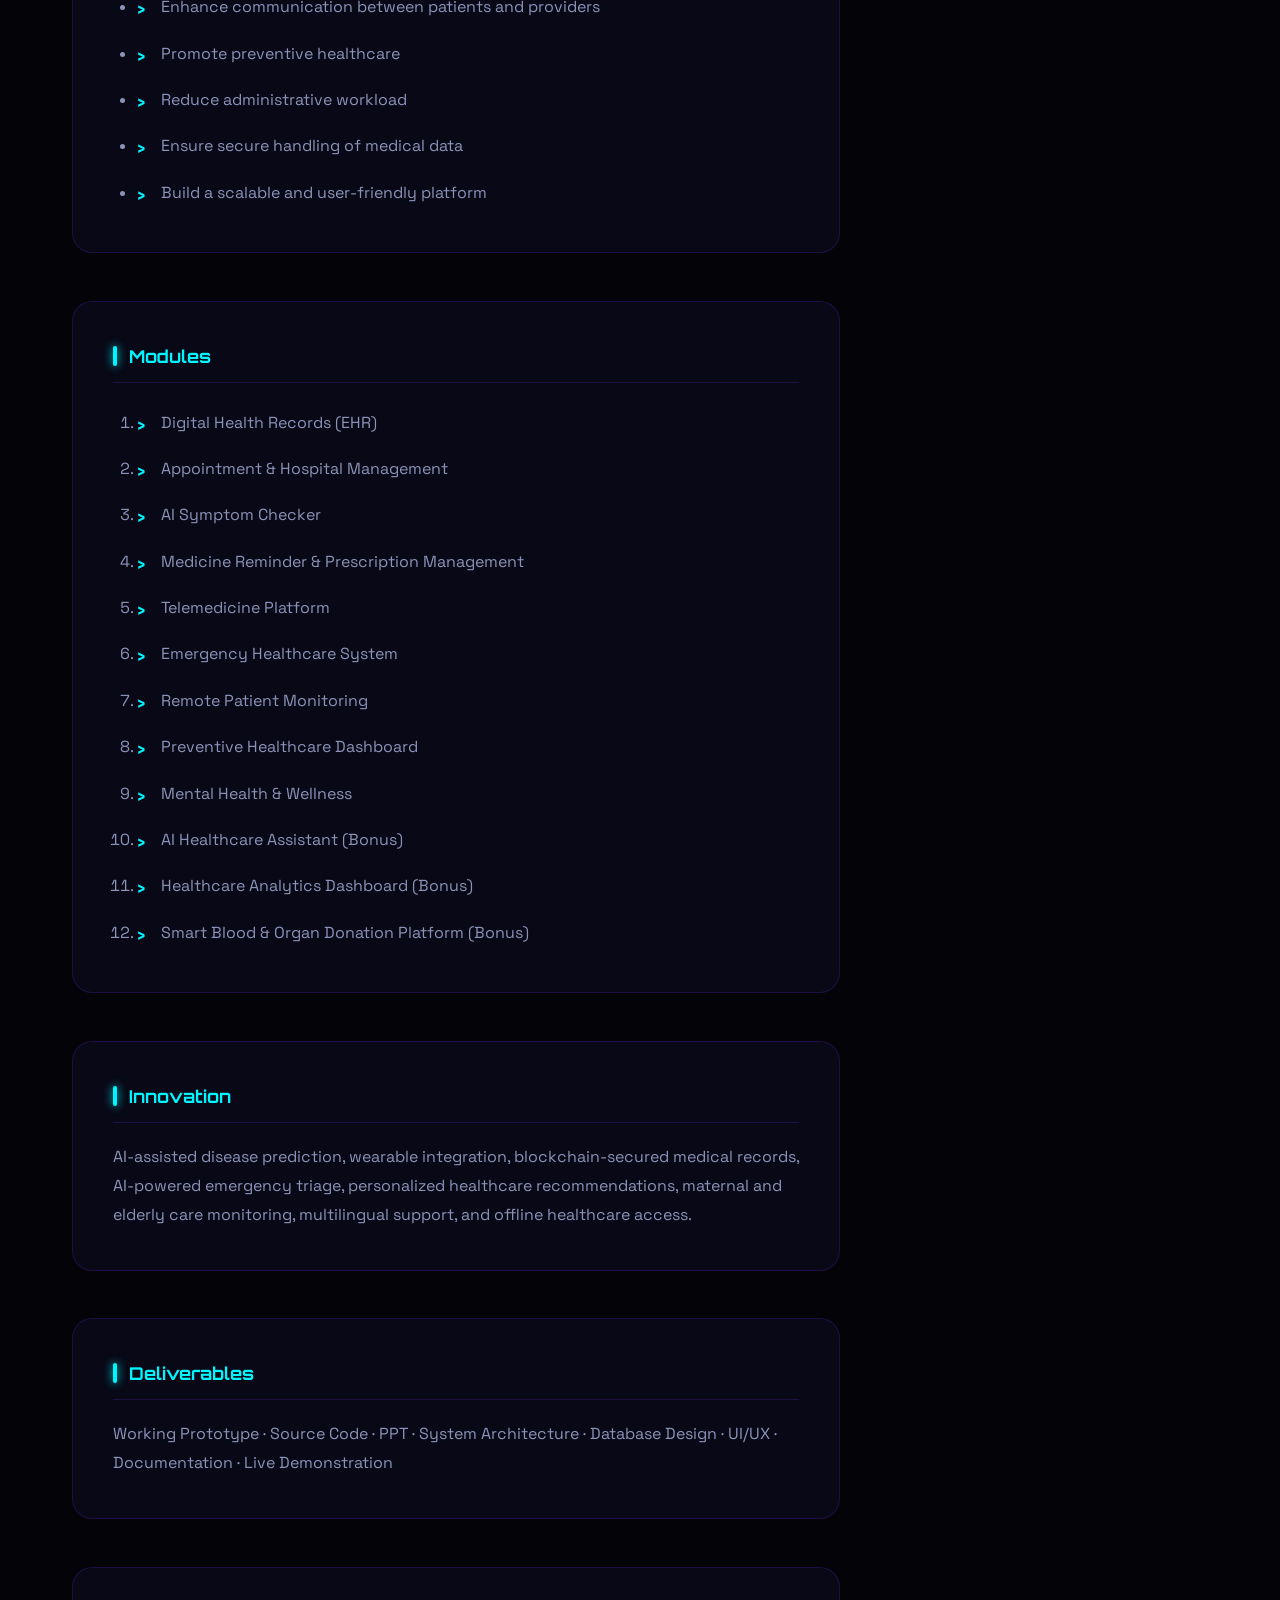
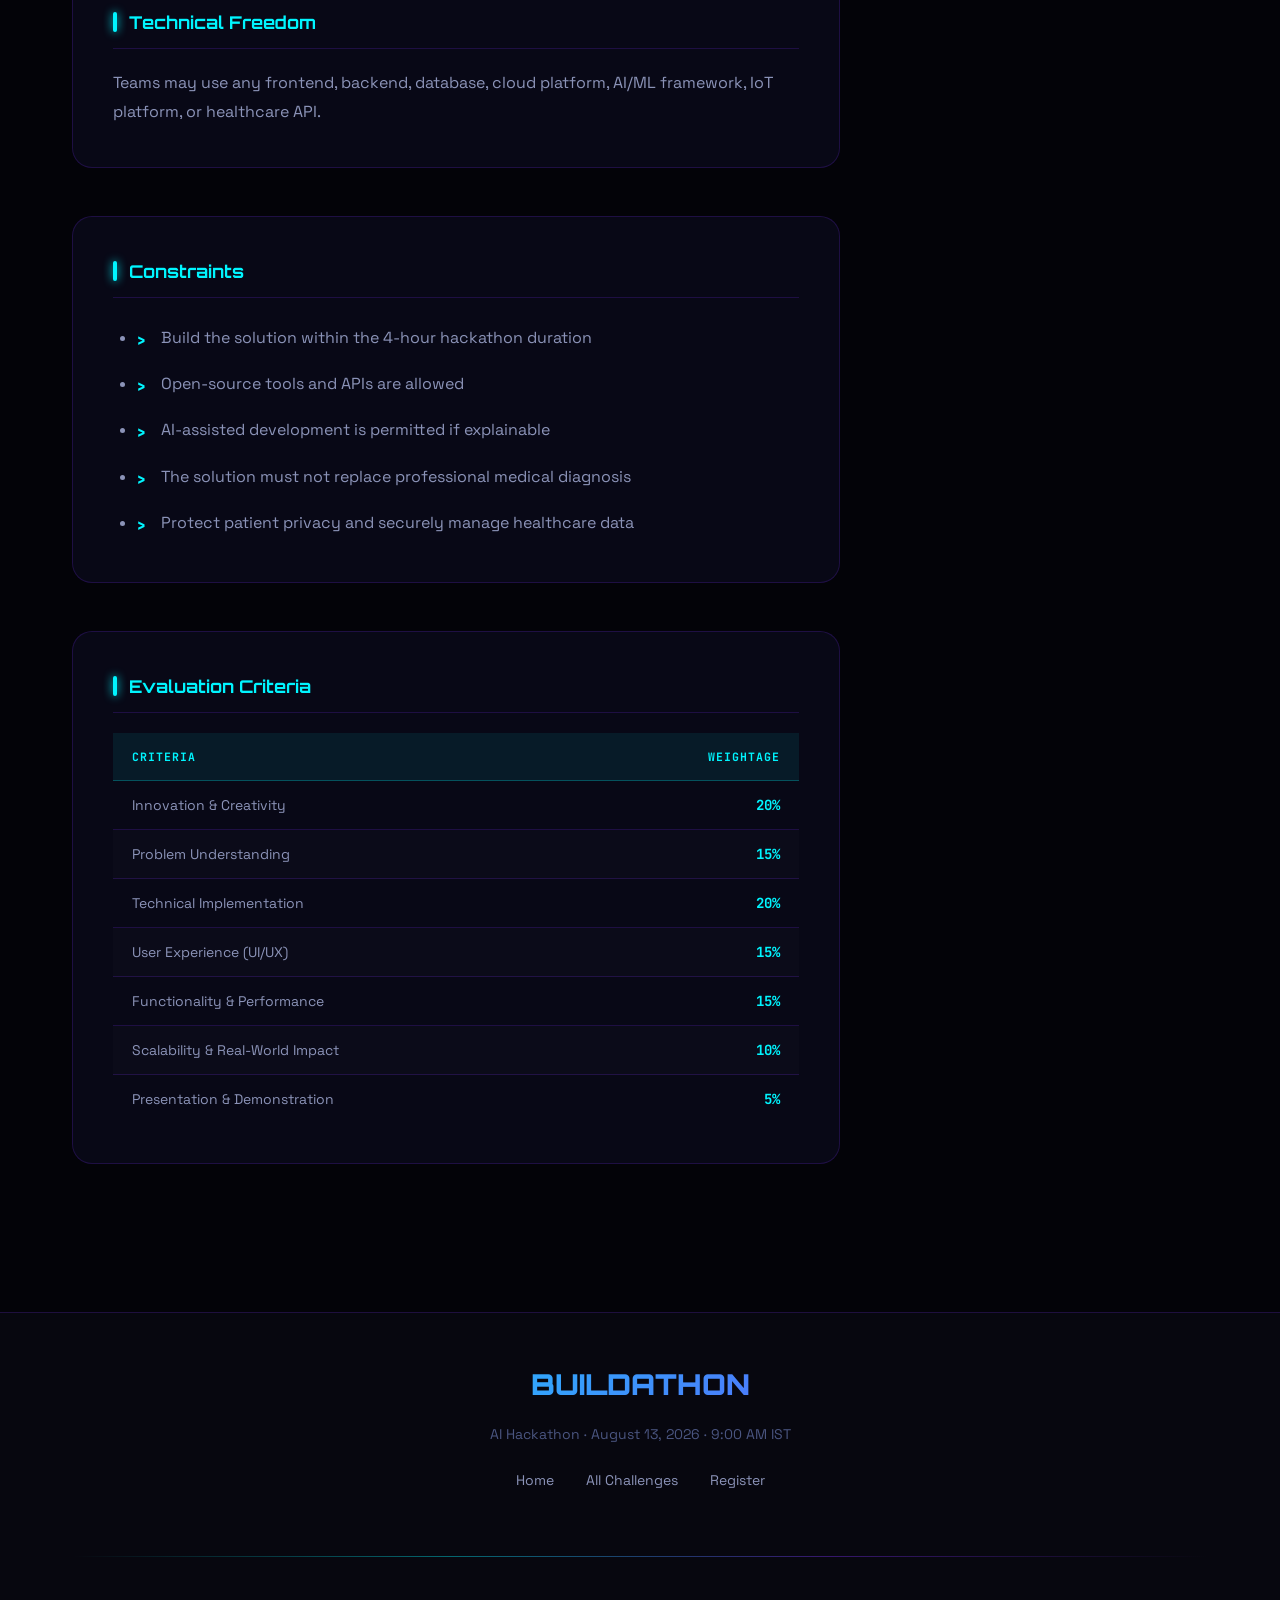
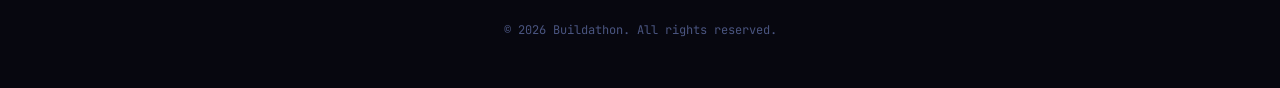
<file: challenge-7.html>
<!DOCTYPE html>
<html lang="en">
<head>
  <meta charset="UTF-8">
  <meta name="viewport" content="width=device-width, initial-scale=1.0">
  <title>Track 07: Smart Healthcare — Buildathon 2026</title>
  <meta name="description" content="Smart Healthcare challenge at Buildathon 2026. Building Intelligent Digital Solutions for Accessible and Efficient Healthcare.">
  <link rel="stylesheet" href="css/style.css">
  <link rel="stylesheet" href="css/animations.css">
  <link rel="stylesheet" href="css/challenges.css">
</head>
<body>
  <div id="scroll-progress"></div>
  <nav class="navbar">
    <a href="index.html" class="nav-logo">BUILDATHON</a>
    <ul class="nav-links">
      <li><a href="index.html">Home</a></li>
      <li><a href="challenges.html">Challenges</a></li>
      <li><a href="index.html#about">About</a></li>
      <li><a href="index.html#timeline">Timeline</a></li>
      <li><a href="register.html" class="nav-register-btn">Register →</a></li>
    </ul>
    <button class="nav-hamburger" aria-label="Toggle menu"><span></span><span></span><span></span></button>
  </nav>

  <section class="challenge-detail-header" style="--page-gradient-color:rgba(0,245,255,0.12);">
    <div class="container" style="position:relative;z-index:1;">
      <a href="challenges.html" class="back-link"><svg width="20" height="20" viewBox="0 0 24 24" fill="none" stroke="currentColor" stroke-width="2" stroke-linecap="round" stroke-linejoin="round"><path d="M19 12H5M12 19l-7-7 7-7"/></svg>Back to Challenges</a>
      <div style="flex:1;min-width:280px;">
        <div class="challenge-detail-icon-large" style="--card-color:rgba(0,245,255,0.5);--card-icon-bg:rgba(0,245,255,0.08);--card-glow:rgba(0,245,255,0.3);">🏥</div>
        <div class="flex gap-1 mb-2">
          <span class="badge badge-cyan">Track 07</span>
          <span class="badge badge-cyan">Digital Health</span>
          <span class="badge badge-cyan">Open Track</span>
        </div>
        <h1 class="section-title reveal">Smart Healthcare</h1>
        <p style="color:var(--neon-cyan);margin-bottom:1rem;font-weight:600;">Building Intelligent Digital Solutions for Accessible and Efficient Healthcare</p>
        <p class="reveal delay-100" style="color:var(--text-secondary);max-width:800px;">Healthcare providers continue to face challenges such as fragmented patient records, inefficient appointment systems, medication non-adherence, delayed emergency response, and limited healthcare accessibility. Modern technologies can help create secure, intelligent, and scalable healthcare solutions that improve patient care and operational efficiency.</p>
        <div class="flex gap-2 mt-3">
          <a href="register.html" class="btn btn-primary" style="background:var(--neon-cyan);color:#000;" id="c7-register-btn">🚀 Register for this Track</a>
          <a href="challenges.html" class="btn btn-secondary">← Other Challenges</a>
        </div>
      </div>
    </div>
  </section>

  <section class="section" style="padding-top:40px;">
    <div class="container">
      <div class="challenge-detail-grid">
        <div>
          <div class="detail-section reveal">
            <h2 class="detail-section-title">Background</h2>
            <p>Healthcare providers continue to face challenges such as fragmented patient records, inefficient appointment systems, medication non-adherence, delayed emergency response, and limited healthcare accessibility. Modern technologies can help create secure, intelligent, and scalable healthcare solutions that improve patient care and operational efficiency.</p>
          </div>

          <div class="detail-section reveal">
            <h2 class="detail-section-title">Problem Statement</h2>
            <p>Design and develop a Smart Healthcare Platform that improves healthcare accessibility, patient management, preventive care, and emergency response using technologies such as Artificial Intelligence (AI), Machine Learning (ML), Internet of Things (IoT), Cloud Computing, Telemedicine, Wearables, and Data Analytics.</p>
          </div>

          <div class="detail-section reveal">
            <h2 class="detail-section-title">Objectives</h2>
            <ul style="list-style:disc;margin-left:1.5rem;color:var(--text-secondary);display:flex;flex-direction:column;gap:0.5rem;">
              <li>Improve access to healthcare services</li>
              <li>Digitize healthcare workflows</li>
              <li>Enhance communication between patients and providers</li>
              <li>Promote preventive healthcare</li>
              <li>Reduce administrative workload</li>
              <li>Ensure secure handling of medical data</li>
              <li>Build a scalable and user-friendly platform</li>
            </ul>
          </div>

          <div class="detail-section reveal">
            <h2 class="detail-section-title">Modules</h2>
            <ul style="list-style:decimal;margin-left:1.5rem;color:var(--text-secondary);display:flex;flex-direction:column;gap:0.5rem;">
              <li>Digital Health Records (EHR)</li>
              <li>Appointment & Hospital Management</li>
              <li>AI Symptom Checker</li>
              <li>Medicine Reminder & Prescription Management</li>
              <li>Telemedicine Platform</li>
              <li>Emergency Healthcare System</li>
              <li>Remote Patient Monitoring</li>
              <li>Preventive Healthcare Dashboard</li>
              <li>Mental Health & Wellness</li>
              <li>AI Healthcare Assistant (Bonus)</li>
              <li>Healthcare Analytics Dashboard (Bonus)</li>
              <li>Smart Blood & Organ Donation Platform (Bonus)</li>
            </ul>
          </div>

          <div class="detail-section reveal">
            <h2 class="detail-section-title">Innovation</h2>
            <p>AI-assisted disease prediction, wearable integration, blockchain-secured medical records, AI-powered emergency triage, personalized healthcare recommendations, maternal and elderly care monitoring, multilingual support, and offline healthcare access.</p>
          </div>

          <div class="detail-section reveal">
            <h2 class="detail-section-title">Deliverables</h2>
            <p style="color:var(--text-secondary);">Working Prototype · Source Code · PPT · System Architecture · Database Design · UI/UX · Documentation · Live Demonstration</p>
          </div>

          <div class="detail-section reveal">
            <h2 class="detail-section-title">Technical Freedom</h2>
            <p>Teams may use any frontend, backend, database, cloud platform, AI/ML framework, IoT platform, or healthcare API.</p>
          </div>

          <div class="detail-section reveal">
            <h2 class="detail-section-title">Constraints</h2>
            <ul style="list-style:disc;margin-left:1.5rem;color:var(--text-secondary);display:flex;flex-direction:column;gap:0.5rem;">
              <li>Build the solution within the 4-hour hackathon duration</li>
              <li>Open-source tools and APIs are allowed</li>
              <li>AI-assisted development is permitted if explainable</li>
              <li>The solution must not replace professional medical diagnosis</li>
              <li>Protect patient privacy and securely manage healthcare data</li>
            </ul>
          </div>

          <div class="detail-section reveal">
            <h2 class="detail-section-title">Evaluation Criteria</h2>
            <div style="overflow-x:auto;">
              <table style="width:100%;border-collapse:collapse;font-size:0.875rem;">
                <thead>
                  <tr style="background:rgba(0,245,255,0.08);">
                    <th style="padding:0.9rem 1.2rem;text-align:left;font-family:var(--font-mono);font-size:0.72rem;letter-spacing:1px;text-transform:uppercase;color:var(--neon-cyan);border-bottom:1px solid rgba(0,245,255,0.25);">Criteria</th>
                    <th style="padding:0.9rem 1.2rem;text-align:right;font-family:var(--font-mono);font-size:0.72rem;letter-spacing:1px;text-transform:uppercase;color:var(--neon-cyan);border-bottom:1px solid rgba(0,245,255,0.25);">Weightage</th>
                  </tr>
                </thead>
                <tbody>
                  <tr style="border-bottom:1px solid var(--border-subtle);"><td style="padding:0.8rem 1.2rem;color:var(--text-secondary);">Innovation &amp; Creativity</td><td style="padding:0.8rem 1.2rem;text-align:right;font-family:var(--font-mono);color:var(--neon-cyan);font-weight:700;">20%</td></tr>
                  <tr style="border-bottom:1px solid var(--border-subtle);background:rgba(255,255,255,0.01);"><td style="padding:0.8rem 1.2rem;color:var(--text-secondary);">Problem Understanding</td><td style="padding:0.8rem 1.2rem;text-align:right;font-family:var(--font-mono);color:var(--neon-cyan);font-weight:700;">15%</td></tr>
                  <tr style="border-bottom:1px solid var(--border-subtle);"><td style="padding:0.8rem 1.2rem;color:var(--text-secondary);">Technical Implementation</td><td style="padding:0.8rem 1.2rem;text-align:right;font-family:var(--font-mono);color:var(--neon-cyan);font-weight:700;">20%</td></tr>
                  <tr style="border-bottom:1px solid var(--border-subtle);background:rgba(255,255,255,0.01);"><td style="padding:0.8rem 1.2rem;color:var(--text-secondary);">User Experience (UI/UX)</td><td style="padding:0.8rem 1.2rem;text-align:right;font-family:var(--font-mono);color:var(--neon-cyan);font-weight:700;">15%</td></tr>
                  <tr style="border-bottom:1px solid var(--border-subtle);"><td style="padding:0.8rem 1.2rem;color:var(--text-secondary);">Functionality &amp; Performance</td><td style="padding:0.8rem 1.2rem;text-align:right;font-family:var(--font-mono);color:var(--neon-cyan);font-weight:700;">15%</td></tr>
                  <tr style="border-bottom:1px solid var(--border-subtle);background:rgba(255,255,255,0.01);"><td style="padding:0.8rem 1.2rem;color:var(--text-secondary);">Scalability &amp; Real-World Impact</td><td style="padding:0.8rem 1.2rem;text-align:right;font-family:var(--font-mono);color:var(--neon-cyan);font-weight:700;">10%</td></tr>
                  <tr><td style="padding:0.8rem 1.2rem;color:var(--text-secondary);">Presentation &amp; Demonstration</td><td style="padding:0.8rem 1.2rem;text-align:right;font-family:var(--font-mono);color:var(--neon-cyan);font-weight:700;">5%</td></tr>
                </tbody>
              </table>
            </div>
          </div>
        </div>

        <div class="challenge-sidebar">
          <div class="challenge-cta-card reveal">
            <div style="font-size:3rem;margin-bottom:1rem;">🏥</div>
            <h3>Ready to Build?</h3>
            <p>Register your team and revolutionize healthcare access and management.</p>
            <a href="register.html" class="btn btn-primary" style="width:100%;justify-content:center;background:var(--neon-cyan);color:#000;" id="c7-sidebar-register">Register Now →</a>
          </div>
          <div class="card mt-3 reveal delay-200">
            <h4 style="font-family:var(--font-mono);font-size:0.75rem;color:var(--neon-cyan);letter-spacing:1px;text-transform:uppercase;margin-bottom:1rem;">Track Details</h4>
            <div style="display:flex;flex-direction:column;gap:0.75rem;">
              <div style="display:flex;justify-content:space-between;font-size:0.85rem;"><span style="color:var(--text-muted);">Track #</span><span>07 / 09</span></div>
              <div style="display:flex;justify-content:space-between;font-size:0.85rem;"><span style="color:var(--text-muted);">Category</span><span>Digital Health</span></div>
              <div style="display:flex;justify-content:space-between;font-size:0.85rem;"><span style="color:var(--text-muted);">Difficulty</span><span class="text-neon-cyan">Open</span></div>
              <div style="display:flex;justify-content:space-between;font-size:0.85rem;"><span style="color:var(--text-muted);">Duration</span><span>4 Hours</span></div>
              <div style="display:flex;justify-content:space-between;font-size:0.85rem;"><span style="color:var(--text-muted);">Team Size</span><span>2 – 4 Members</span></div>
            </div>
          </div>
          <div class="card mt-3 reveal delay-300">
            <h4 style="font-family:var(--font-mono);font-size:0.75rem;color:var(--neon-cyan);letter-spacing:1px;text-transform:uppercase;margin-bottom:1rem;">Key Tech Areas</h4>
            <div style="display:flex;flex-wrap:wrap;gap:0.5rem;">
              <span class="badge badge-cyan">AI/ML</span>
              <span class="badge badge-cyan">IoT</span>
              <span class="badge badge-cyan">Wearables</span>
              <span class="badge badge-cyan">EHR</span>
              <span class="badge badge-cyan">Telemedicine</span>
              <span class="badge badge-cyan">NLP</span>
            </div>
          </div>
        </div>
      </div>
    </div>
  </section>

  <footer>
    <div class="container">
      <div class="footer-logo">BUILDATHON</div>
      <p>AI Hackathon · August 13, 2026 · 9:00 AM IST</p>
      <div class="footer-links"><a href="index.html">Home</a><a href="challenges.html">All Challenges</a><a href="register.html">Register</a></div>
      <div class="divider"></div>
      <p style="font-family:var(--font-mono);font-size:0.75rem;color:var(--text-muted);">© 2026 Buildathon. All rights reserved.</p>
    </div>
  </footer>

  <script src="js/particles.js"></script>
  <script src="js/main.js"></script>
</body>
</html>
</file>
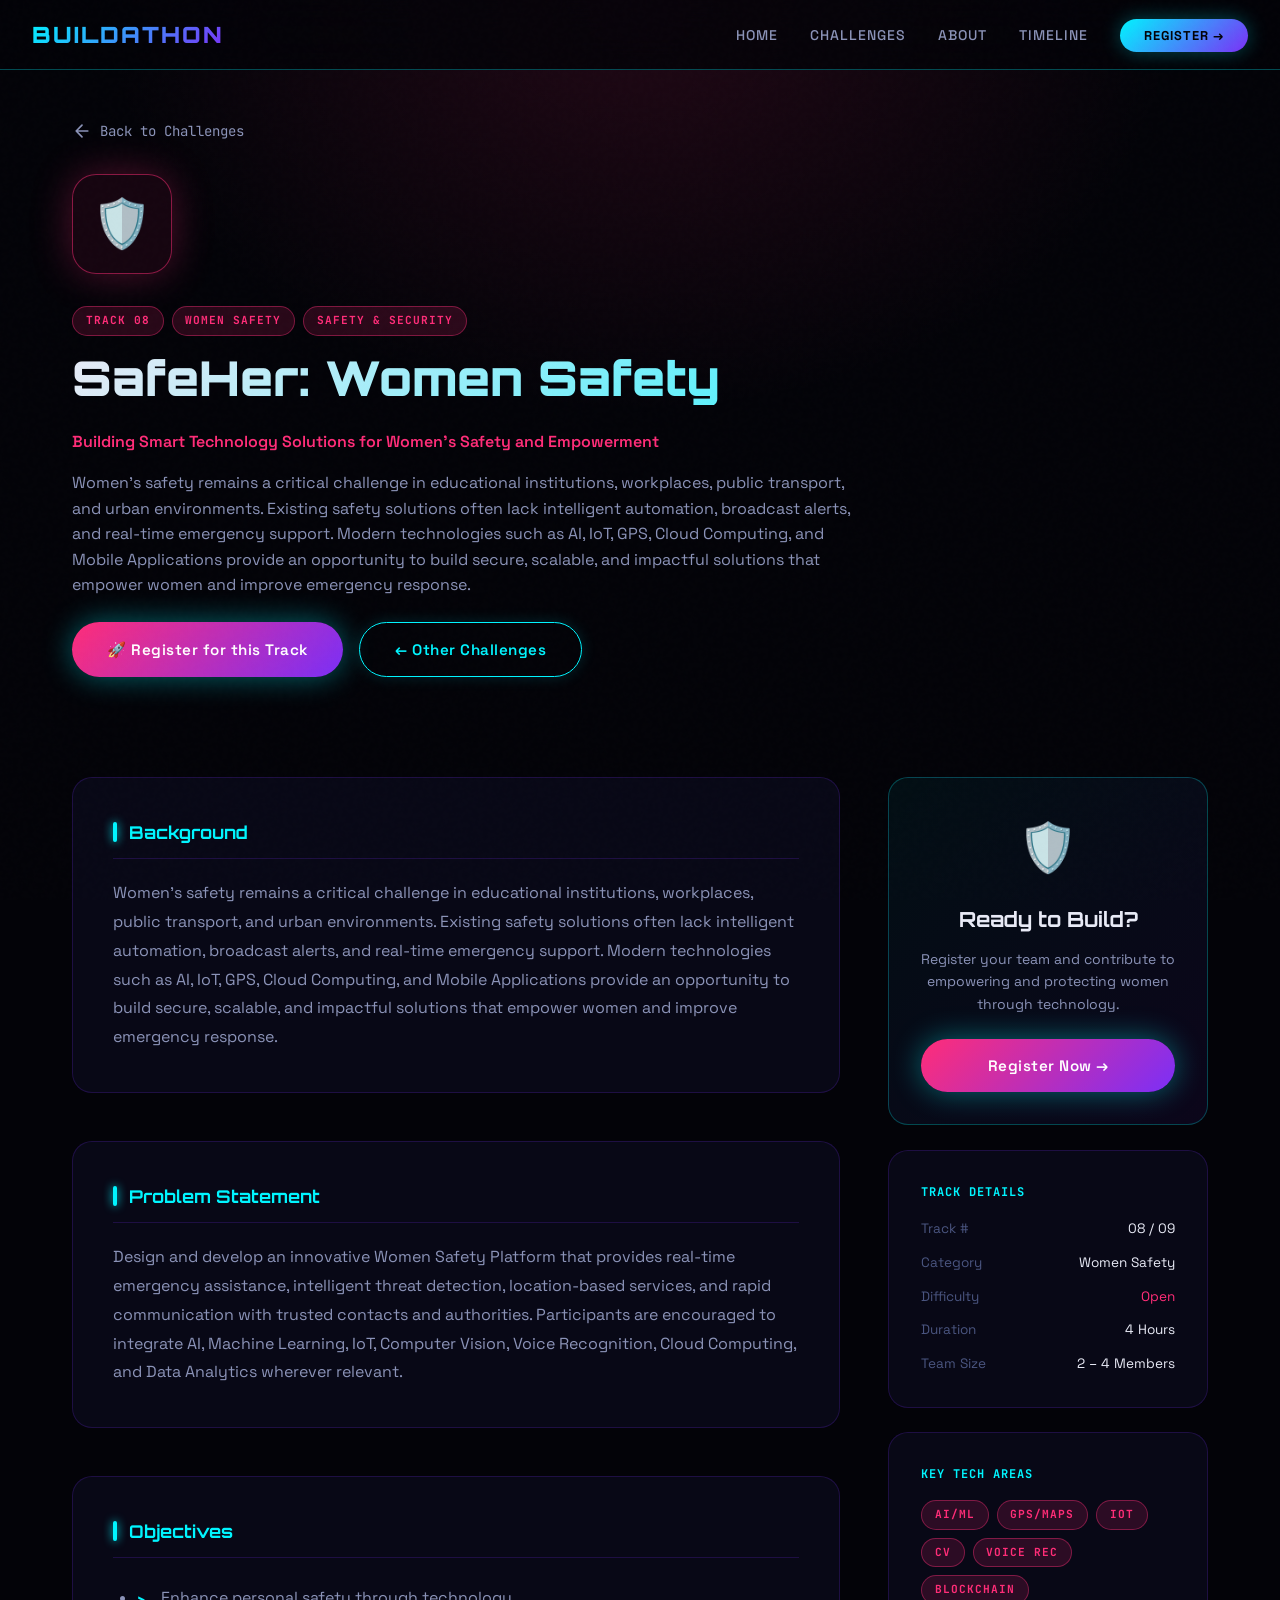
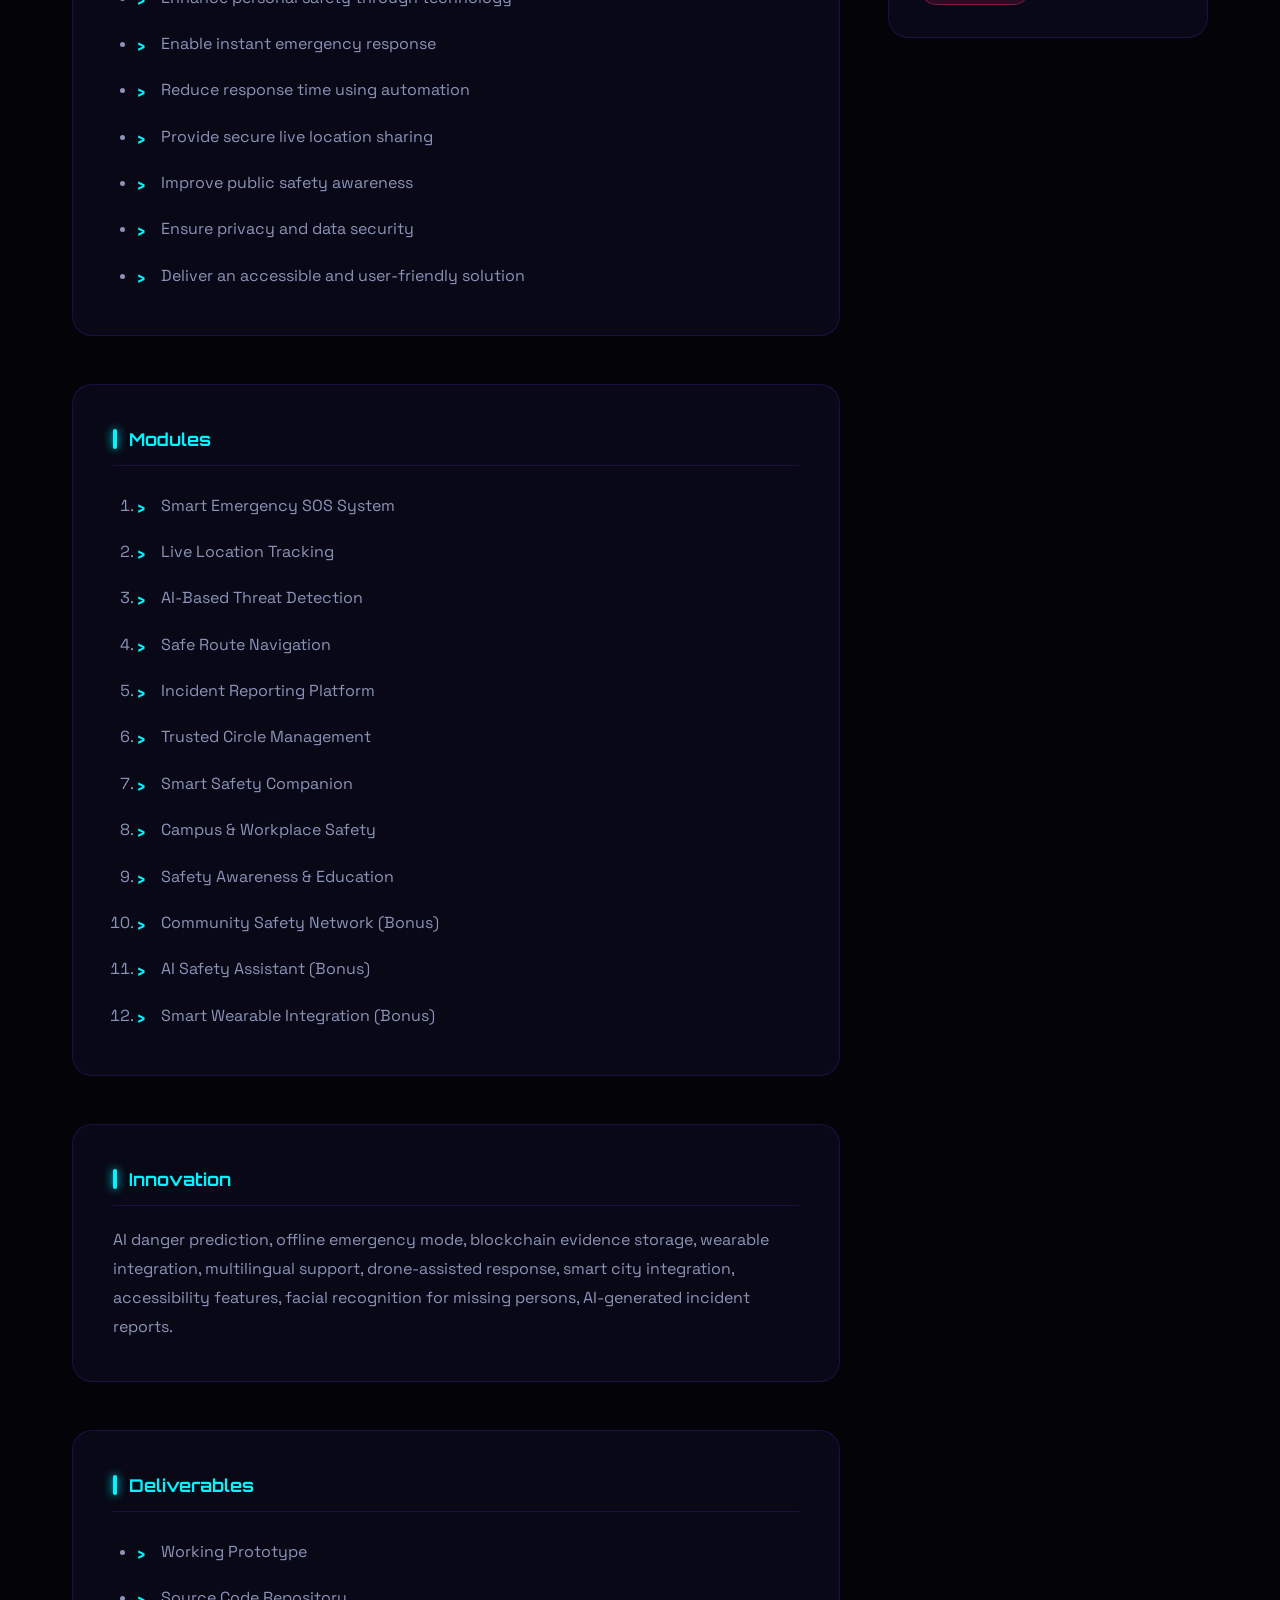
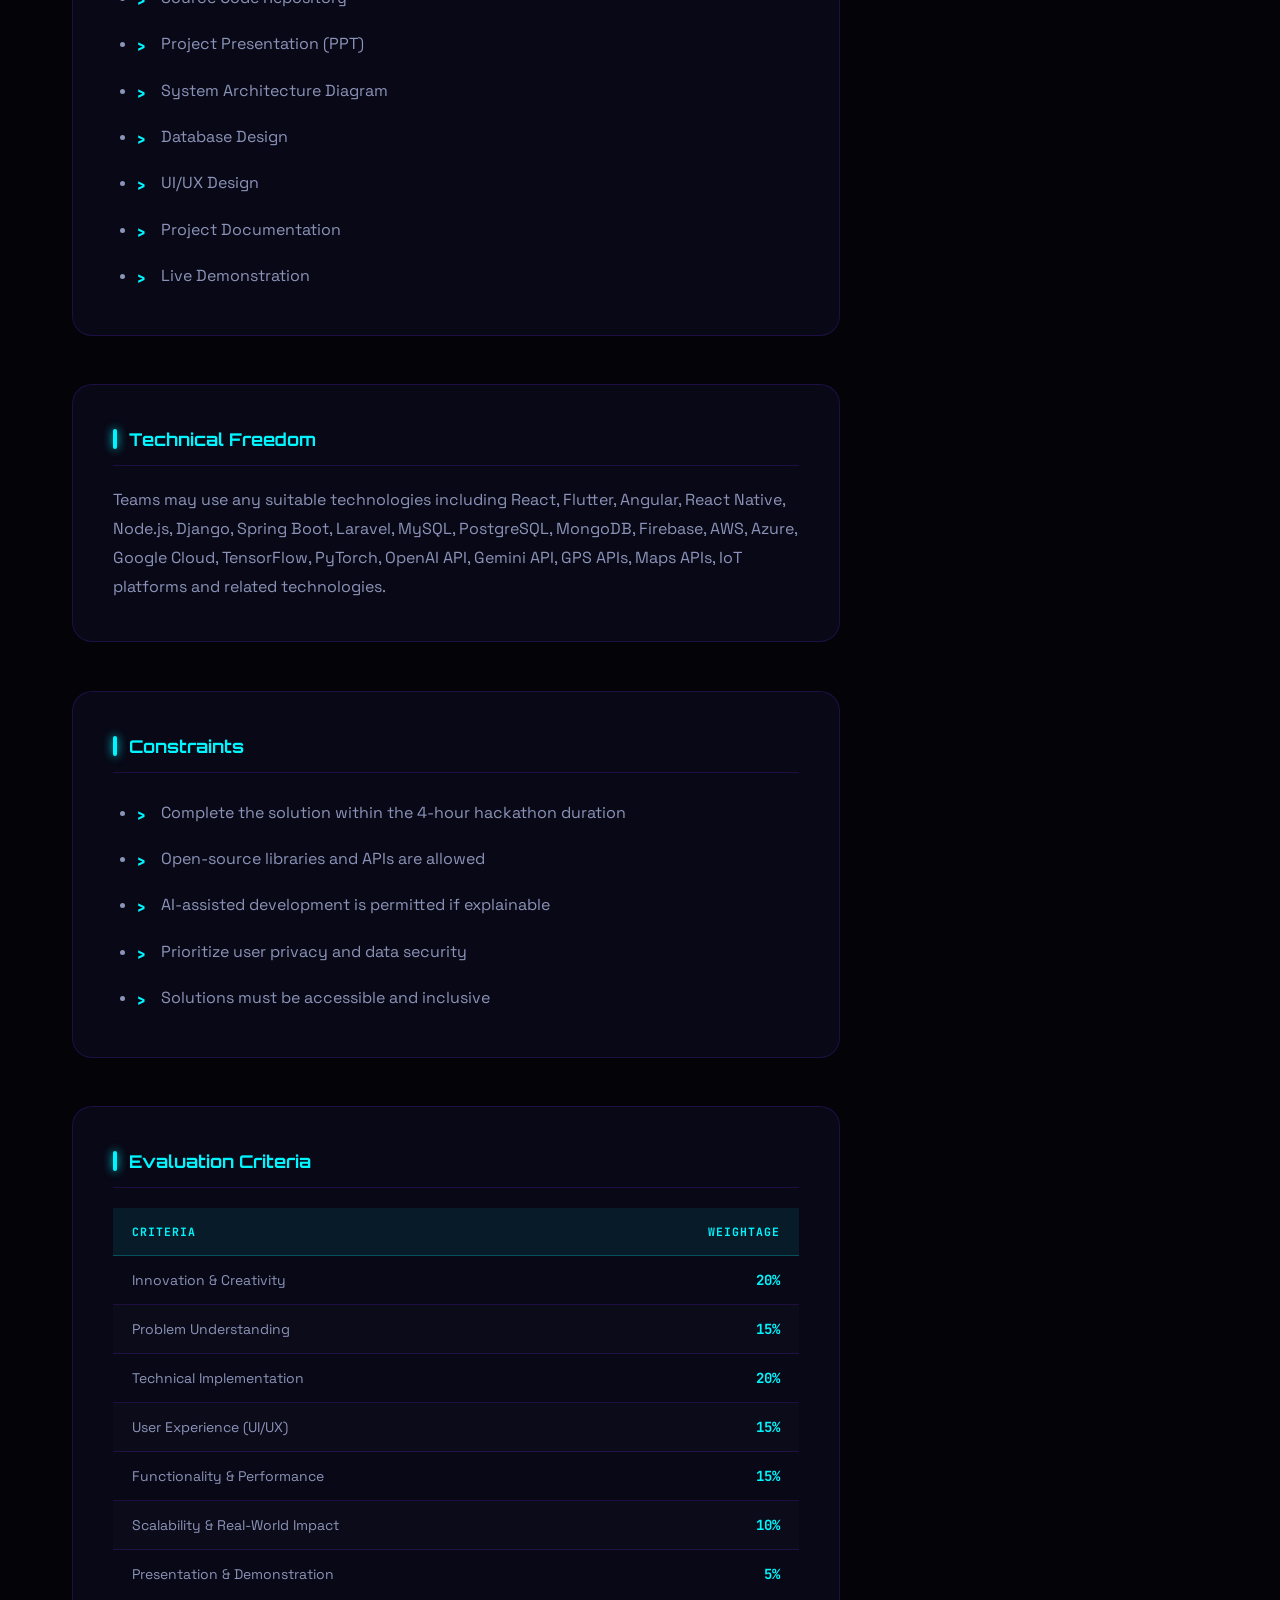
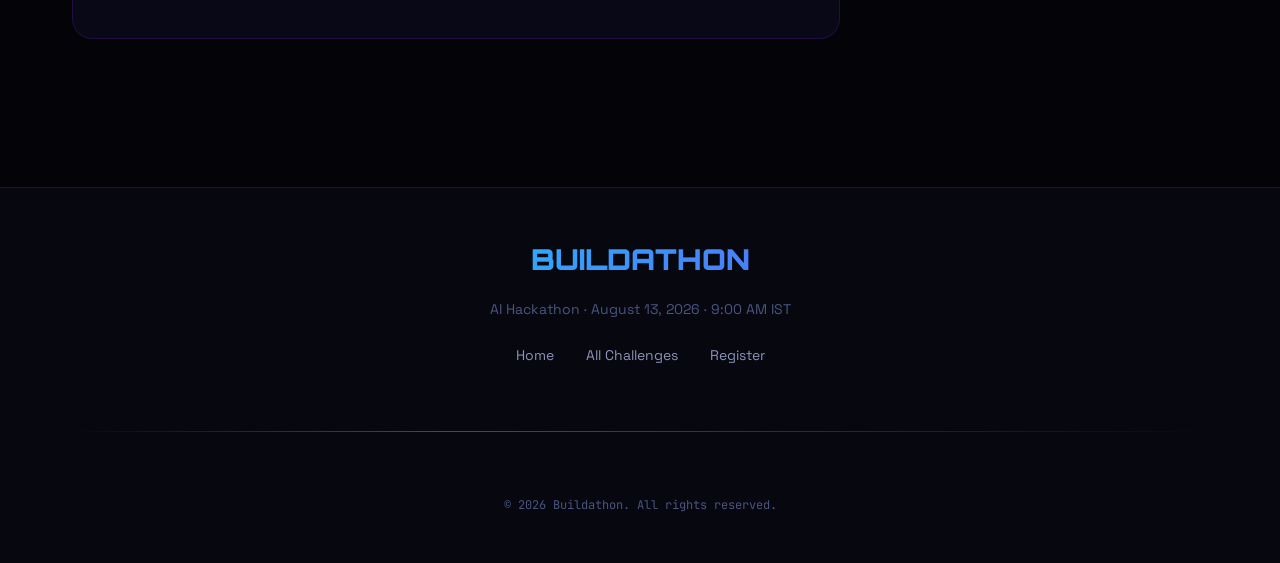
<file: challenge-8.html>
<!DOCTYPE html>
<html lang="en">
<head>
  <meta charset="UTF-8">
  <meta name="viewport" content="width=device-width, initial-scale=1.0">
  <title>Track 08: Women Safety — Buildathon 2026</title>
  <meta name="description" content="Women Safety challenge at Buildathon 2026. SafeHer: Building Smart Technology Solutions for Women's Safety and Empowerment.">
  <link rel="stylesheet" href="css/style.css">
  <link rel="stylesheet" href="css/animations.css">
  <link rel="stylesheet" href="css/challenges.css">
</head>
<body>
  <div id="scroll-progress"></div>
  <nav class="navbar">
    <a href="index.html" class="nav-logo">BUILDATHON</a>
    <ul class="nav-links">
      <li><a href="index.html">Home</a></li>
      <li><a href="challenges.html">Challenges</a></li>
      <li><a href="index.html#about">About</a></li>
      <li><a href="index.html#timeline">Timeline</a></li>
      <li><a href="register.html" class="nav-register-btn">Register →</a></li>
    </ul>
    <button class="nav-hamburger" aria-label="Toggle menu"><span></span><span></span><span></span></button>
  </nav>

  <section class="challenge-detail-header" style="--page-gradient-color:rgba(255,45,120,0.12);">
    <div class="container" style="position:relative;z-index:1;">
      <a href="challenges.html" class="back-link"><svg width="20" height="20" viewBox="0 0 24 24" fill="none" stroke="currentColor" stroke-width="2" stroke-linecap="round" stroke-linejoin="round"><path d="M19 12H5M12 19l-7-7 7-7"/></svg>Back to Challenges</a>
      <div style="flex:1;min-width:280px;">
        <div class="challenge-detail-icon-large" style="--card-color:rgba(255,45,120,0.5);--card-icon-bg:rgba(255,45,120,0.08);--card-glow:rgba(255,45,120,0.3);">🛡️</div>
        <div class="flex gap-1 mb-2">
          <span class="badge" style="background:rgba(255,45,120,0.15);border:1px solid rgba(255,45,120,0.4);color:#ff2d78;">Track 08</span>
          <span class="badge" style="background:rgba(255,45,120,0.15);border:1px solid rgba(255,45,120,0.4);color:#ff2d78;">Women Safety</span>
          <span class="badge" style="background:rgba(255,45,120,0.15);border:1px solid rgba(255,45,120,0.4);color:#ff2d78;">Safety & Security</span>
        </div>
        <h1 class="section-title reveal">SafeHer: Women Safety</h1>
        <p style="color:#ff2d78;margin-bottom:1rem;font-weight:600;">Building Smart Technology Solutions for Women's Safety and Empowerment</p>
        <p class="reveal delay-100" style="color:var(--text-secondary);max-width:800px;">Women's safety remains a critical challenge in educational institutions, workplaces, public transport, and urban environments. Existing safety solutions often lack intelligent automation, broadcast alerts, and real-time emergency support. Modern technologies such as AI, IoT, GPS, Cloud Computing, and Mobile Applications provide an opportunity to build secure, scalable, and impactful solutions that empower women and improve emergency response.</p>
        <div class="flex gap-2 mt-3">
          <a href="register.html" class="btn btn-primary" style="background:linear-gradient(135deg,#ff2d78,#7b2ff7);color:#fff;" id="c8-register-btn">🚀 Register for this Track</a>
          <a href="challenges.html" class="btn btn-secondary">← Other Challenges</a>
        </div>
      </div>
    </div>
  </section>

  <section class="section" style="padding-top:40px;">
    <div class="container">
      <div class="challenge-detail-grid">
        <div>
          <div class="detail-section reveal">
            <h2 class="detail-section-title">Background</h2>
            <p>Women's safety remains a critical challenge in educational institutions, workplaces, public transport, and urban environments. Existing safety solutions often lack intelligent automation, broadcast alerts, and real-time emergency support. Modern technologies such as AI, IoT, GPS, Cloud Computing, and Mobile Applications provide an opportunity to build secure, scalable, and impactful solutions that empower women and improve emergency response.</p>
          </div>

          <div class="detail-section reveal">
            <h2 class="detail-section-title">Problem Statement</h2>
            <p>Design and develop an innovative Women Safety Platform that provides real-time emergency assistance, intelligent threat detection, location-based services, and rapid communication with trusted contacts and authorities. Participants are encouraged to integrate AI, Machine Learning, IoT, Computer Vision, Voice Recognition, Cloud Computing, and Data Analytics wherever relevant.</p>
          </div>

          <div class="detail-section reveal">
            <h2 class="detail-section-title">Objectives</h2>
            <ul style="list-style:disc;margin-left:1.5rem;color:var(--text-secondary);display:flex;flex-direction:column;gap:0.5rem;">
              <li>Enhance personal safety through technology</li>
              <li>Enable instant emergency response</li>
              <li>Reduce response time using automation</li>
              <li>Provide secure live location sharing</li>
              <li>Improve public safety awareness</li>
              <li>Ensure privacy and data security</li>
              <li>Deliver an accessible and user-friendly solution</li>
            </ul>
          </div>

          <div class="detail-section reveal">
            <h2 class="detail-section-title">Modules</h2>
            <ul style="list-style:decimal;margin-left:1.5rem;color:var(--text-secondary);display:flex;flex-direction:column;gap:0.5rem;">
              <li>Smart Emergency SOS System</li>
              <li>Live Location Tracking</li>
              <li>AI-Based Threat Detection</li>
              <li>Safe Route Navigation</li>
              <li>Incident Reporting Platform</li>
              <li>Trusted Circle Management</li>
              <li>Smart Safety Companion</li>
              <li>Campus & Workplace Safety</li>
              <li>Safety Awareness & Education</li>
              <li>Community Safety Network (Bonus)</li>
              <li>AI Safety Assistant (Bonus)</li>
              <li>Smart Wearable Integration (Bonus)</li>
            </ul>
          </div>

          <div class="detail-section reveal">
            <h2 class="detail-section-title">Innovation</h2>
            <p>AI danger prediction, offline emergency mode, blockchain evidence storage, wearable integration, multilingual support, drone-assisted response, smart city integration, accessibility features, facial recognition for missing persons, AI-generated incident reports.</p>
          </div>

          <div class="detail-section reveal">
            <h2 class="detail-section-title">Deliverables</h2>
            <ul style="list-style:disc;margin-left:1.5rem;color:var(--text-secondary);display:flex;flex-direction:column;gap:0.5rem;">
              <li>Working Prototype</li>
              <li>Source Code Repository</li>
              <li>Project Presentation (PPT)</li>
              <li>System Architecture Diagram</li>
              <li>Database Design</li>
              <li>UI/UX Design</li>
              <li>Project Documentation</li>
              <li>Live Demonstration</li>
            </ul>
          </div>

          <div class="detail-section reveal">
            <h2 class="detail-section-title">Technical Freedom</h2>
            <p>Teams may use any suitable technologies including React, Flutter, Angular, React Native, Node.js, Django, Spring Boot, Laravel, MySQL, PostgreSQL, MongoDB, Firebase, AWS, Azure, Google Cloud, TensorFlow, PyTorch, OpenAI API, Gemini API, GPS APIs, Maps APIs, IoT platforms and related technologies.</p>
          </div>

          <div class="detail-section reveal">
            <h2 class="detail-section-title">Constraints</h2>
            <ul style="list-style:disc;margin-left:1.5rem;color:var(--text-secondary);display:flex;flex-direction:column;gap:0.5rem;">
              <li>Complete the solution within the 4-hour hackathon duration</li>
              <li>Open-source libraries and APIs are allowed</li>
              <li>AI-assisted development is permitted if explainable</li>
              <li>Prioritize user privacy and data security</li>
              <li>Solutions must be accessible and inclusive</li>
            </ul>
          </div>

          <div class="detail-section reveal">
            <h2 class="detail-section-title">Evaluation Criteria</h2>
            <div style="overflow-x:auto;">
              <table style="width:100%;border-collapse:collapse;font-size:0.875rem;">
                <thead>
                  <tr style="background:rgba(0,245,255,0.08);">
                    <th style="padding:0.9rem 1.2rem;text-align:left;font-family:var(--font-mono);font-size:0.72rem;letter-spacing:1px;text-transform:uppercase;color:var(--neon-cyan);border-bottom:1px solid rgba(0,245,255,0.25);">Criteria</th>
                    <th style="padding:0.9rem 1.2rem;text-align:right;font-family:var(--font-mono);font-size:0.72rem;letter-spacing:1px;text-transform:uppercase;color:var(--neon-cyan);border-bottom:1px solid rgba(0,245,255,0.25);">Weightage</th>
                  </tr>
                </thead>
                <tbody>
                  <tr style="border-bottom:1px solid var(--border-subtle);"><td style="padding:0.8rem 1.2rem;color:var(--text-secondary);">Innovation &amp; Creativity</td><td style="padding:0.8rem 1.2rem;text-align:right;font-family:var(--font-mono);color:var(--neon-cyan);font-weight:700;">20%</td></tr>
                  <tr style="border-bottom:1px solid var(--border-subtle);background:rgba(255,255,255,0.01);"><td style="padding:0.8rem 1.2rem;color:var(--text-secondary);">Problem Understanding</td><td style="padding:0.8rem 1.2rem;text-align:right;font-family:var(--font-mono);color:var(--neon-cyan);font-weight:700;">15%</td></tr>
                  <tr style="border-bottom:1px solid var(--border-subtle);"><td style="padding:0.8rem 1.2rem;color:var(--text-secondary);">Technical Implementation</td><td style="padding:0.8rem 1.2rem;text-align:right;font-family:var(--font-mono);color:var(--neon-cyan);font-weight:700;">20%</td></tr>
                  <tr style="border-bottom:1px solid var(--border-subtle);background:rgba(255,255,255,0.01);"><td style="padding:0.8rem 1.2rem;color:var(--text-secondary);">User Experience (UI/UX)</td><td style="padding:0.8rem 1.2rem;text-align:right;font-family:var(--font-mono);color:var(--neon-cyan);font-weight:700;">15%</td></tr>
                  <tr style="border-bottom:1px solid var(--border-subtle);"><td style="padding:0.8rem 1.2rem;color:var(--text-secondary);">Functionality &amp; Performance</td><td style="padding:0.8rem 1.2rem;text-align:right;font-family:var(--font-mono);color:var(--neon-cyan);font-weight:700;">15%</td></tr>
                  <tr style="border-bottom:1px solid var(--border-subtle);background:rgba(255,255,255,0.01);"><td style="padding:0.8rem 1.2rem;color:var(--text-secondary);">Scalability &amp; Real-World Impact</td><td style="padding:0.8rem 1.2rem;text-align:right;font-family:var(--font-mono);color:var(--neon-cyan);font-weight:700;">10%</td></tr>
                  <tr><td style="padding:0.8rem 1.2rem;color:var(--text-secondary);">Presentation &amp; Demonstration</td><td style="padding:0.8rem 1.2rem;text-align:right;font-family:var(--font-mono);color:var(--neon-cyan);font-weight:700;">5%</td></tr>
                </tbody>
              </table>
            </div>
          </div>
        </div>

        <div class="challenge-sidebar">
          <div class="challenge-cta-card reveal">
            <div style="font-size:3rem;margin-bottom:1rem;">🛡️</div>
            <h3>Ready to Build?</h3>
            <p>Register your team and contribute to empowering and protecting women through technology.</p>
            <a href="register.html" class="btn btn-primary" style="width:100%;justify-content:center;background:linear-gradient(135deg,#ff2d78,#7b2ff7);color:#fff;" id="c8-sidebar-register">Register Now →</a>
          </div>
          <div class="card mt-3 reveal delay-200">
            <h4 style="font-family:var(--font-mono);font-size:0.75rem;color:var(--neon-cyan);letter-spacing:1px;text-transform:uppercase;margin-bottom:1rem;">Track Details</h4>
            <div style="display:flex;flex-direction:column;gap:0.75rem;">
              <div style="display:flex;justify-content:space-between;font-size:0.85rem;"><span style="color:var(--text-muted);">Track #</span><span>08 / 09</span></div>
              <div style="display:flex;justify-content:space-between;font-size:0.85rem;"><span style="color:var(--text-muted);">Category</span><span>Women Safety</span></div>
              <div style="display:flex;justify-content:space-between;font-size:0.85rem;"><span style="color:var(--text-muted);">Difficulty</span><span style="color:#ff2d78;">Open</span></div>
              <div style="display:flex;justify-content:space-between;font-size:0.85rem;"><span style="color:var(--text-muted);">Duration</span><span>4 Hours</span></div>
              <div style="display:flex;justify-content:space-between;font-size:0.85rem;"><span style="color:var(--text-muted);">Team Size</span><span>2 – 4 Members</span></div>
            </div>
          </div>
          <div class="card mt-3 reveal delay-300">
            <h4 style="font-family:var(--font-mono);font-size:0.75rem;color:var(--neon-cyan);letter-spacing:1px;text-transform:uppercase;margin-bottom:1rem;">Key Tech Areas</h4>
            <div style="display:flex;flex-wrap:wrap;gap:0.5rem;">
              <span class="badge" style="background:rgba(255,45,120,0.15);border:1px solid rgba(255,45,120,0.4);color:#ff2d78;">AI/ML</span>
              <span class="badge" style="background:rgba(255,45,120,0.15);border:1px solid rgba(255,45,120,0.4);color:#ff2d78;">GPS/Maps</span>
              <span class="badge" style="background:rgba(255,45,120,0.15);border:1px solid rgba(255,45,120,0.4);color:#ff2d78;">IoT</span>
              <span class="badge" style="background:rgba(255,45,120,0.15);border:1px solid rgba(255,45,120,0.4);color:#ff2d78;">CV</span>
              <span class="badge" style="background:rgba(255,45,120,0.15);border:1px solid rgba(255,45,120,0.4);color:#ff2d78;">Voice Rec</span>
              <span class="badge" style="background:rgba(255,45,120,0.15);border:1px solid rgba(255,45,120,0.4);color:#ff2d78;">Blockchain</span>
            </div>
          </div>
        </div>
      </div>
    </div>
  </section>

  <footer>
    <div class="container">
      <div class="footer-logo">BUILDATHON</div>
      <p>AI Hackathon · August 13, 2026 · 9:00 AM IST</p>
      <div class="footer-links"><a href="index.html">Home</a><a href="challenges.html">All Challenges</a><a href="register.html">Register</a></div>
      <div class="divider"></div>
      <p style="font-family:var(--font-mono);font-size:0.75rem;color:var(--text-muted);">© 2026 Buildathon. All rights reserved.</p>
    </div>
  </footer>

  <script src="js/particles.js"></script>
  <script src="js/main.js"></script>
</body>
</html>
</file>
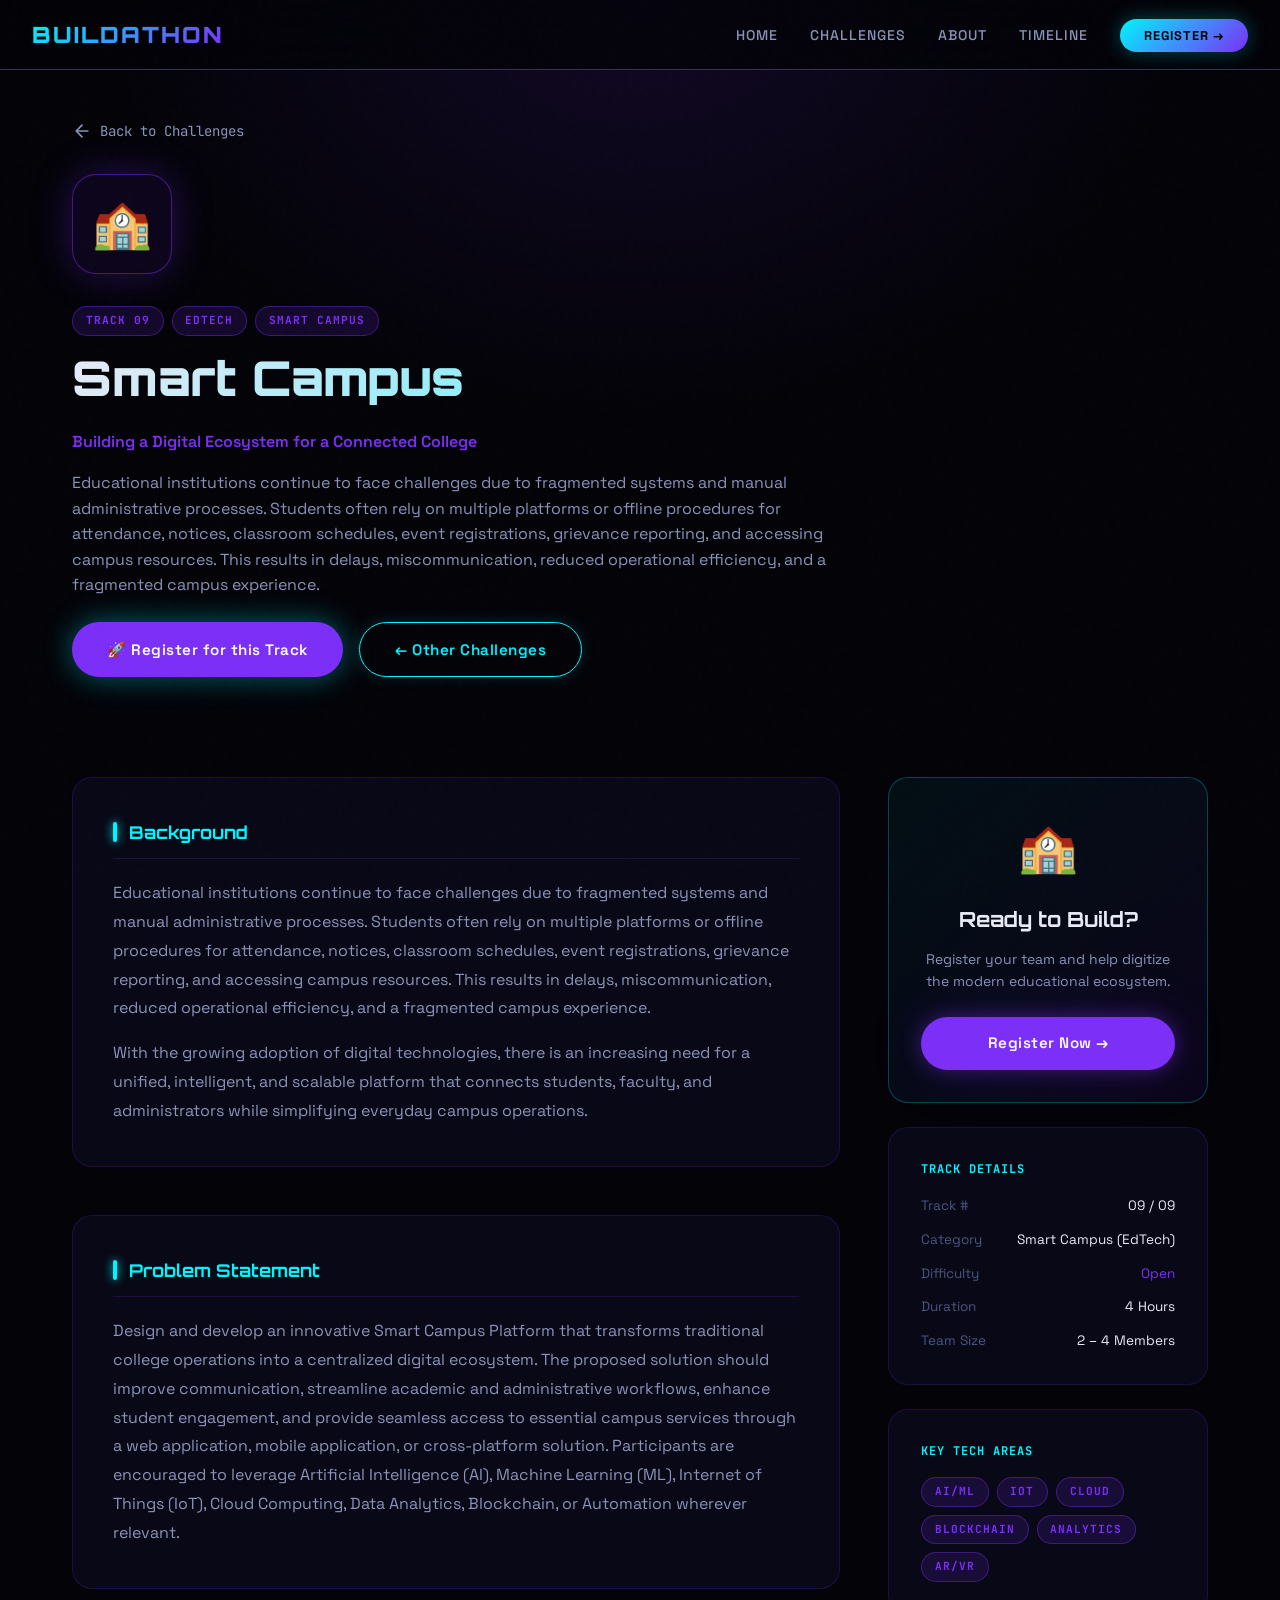
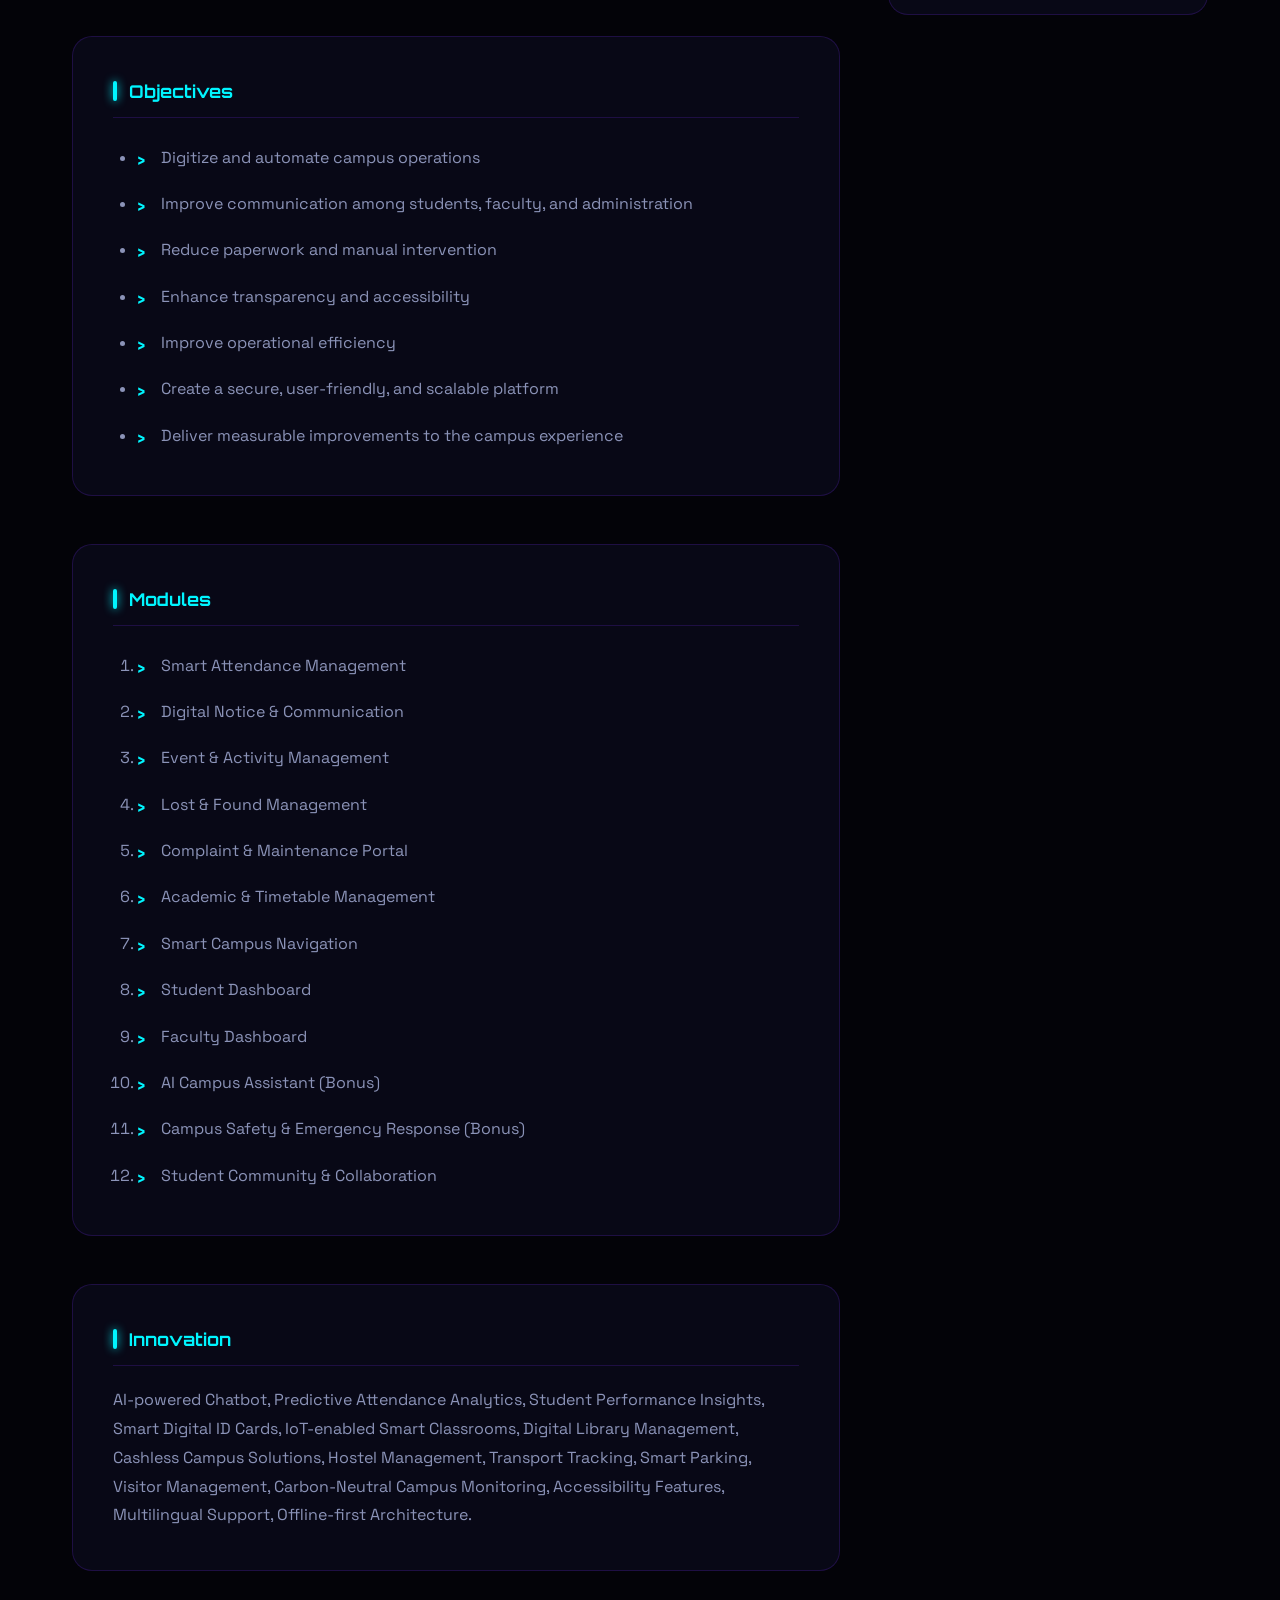
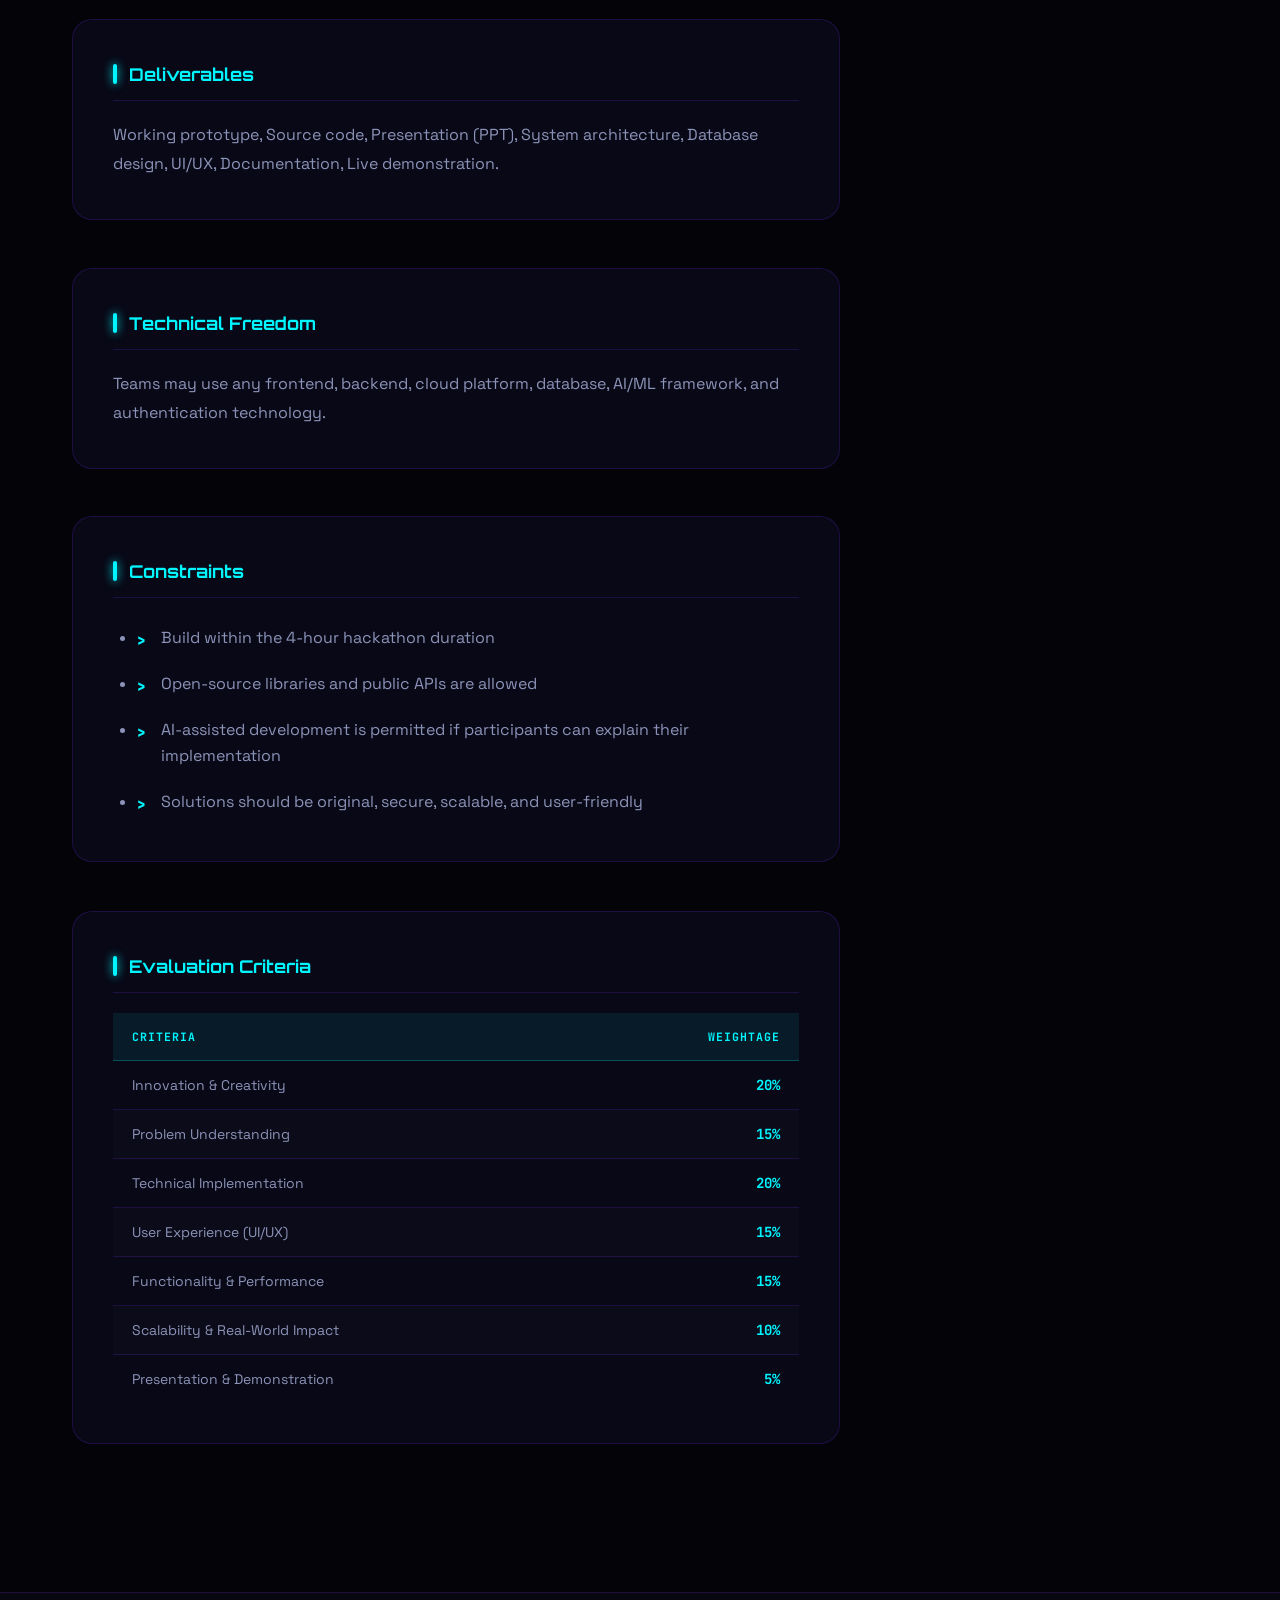
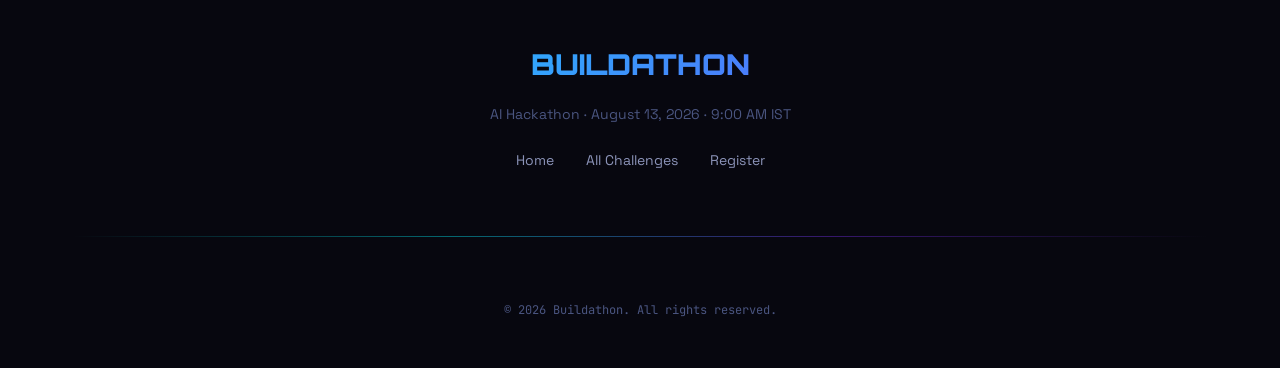
<file: challenge-9.html>
<!DOCTYPE html>
<html lang="en">
<head>
  <meta charset="UTF-8">
  <meta name="viewport" content="width=device-width, initial-scale=1.0">
  <title>Track 09: Smart Campus (EdTech) — Buildathon 2026</title>
  <meta name="description" content="Smart Campus (EdTech) challenge at Buildathon 2026. Building a Digital Ecosystem for a Connected College.">
  <link rel="stylesheet" href="css/style.css">
  <link rel="stylesheet" href="css/animations.css">
  <link rel="stylesheet" href="css/challenges.css">
</head>
<body>
  <div id="scroll-progress"></div>
  <nav class="navbar">
    <a href="index.html" class="nav-logo">BUILDATHON</a>
    <ul class="nav-links">
      <li><a href="index.html">Home</a></li>
      <li><a href="challenges.html">Challenges</a></li>
      <li><a href="index.html#about">About</a></li>
      <li><a href="index.html#timeline">Timeline</a></li>
      <li><a href="register.html" class="nav-register-btn">Register →</a></li>
    </ul>
    <button class="nav-hamburger" aria-label="Toggle menu"><span></span><span></span><span></span></button>
  </nav>

  <section class="challenge-detail-header" style="--page-gradient-color:rgba(123,47,247,0.12);">
    <div class="container" style="position:relative;z-index:1;">
      <a href="challenges.html" class="back-link"><svg width="20" height="20" viewBox="0 0 24 24" fill="none" stroke="currentColor" stroke-width="2" stroke-linecap="round" stroke-linejoin="round"><path d="M19 12H5M12 19l-7-7 7-7"/></svg>Back to Challenges</a>
      <div style="flex:1;min-width:280px;">
        <div class="challenge-detail-icon-large" style="--card-color:rgba(123,47,247,0.5);--card-icon-bg:rgba(123,47,247,0.08);--card-glow:rgba(123,47,247,0.3);">🏫</div>
        <div class="flex gap-1 mb-2">
          <span class="badge badge-purple">Track 09</span>
          <span class="badge badge-purple">EdTech</span>
          <span class="badge badge-purple">Smart Campus</span>
        </div>
        <h1 class="section-title reveal">Smart Campus</h1>
        <p style="color:#7b2ff7;margin-bottom:1rem;font-weight:600;">Building a Digital Ecosystem for a Connected College</p>
        <p class="reveal delay-100" style="color:var(--text-secondary);max-width:800px;">Educational institutions continue to face challenges due to fragmented systems and manual administrative processes. Students often rely on multiple platforms or offline procedures for attendance, notices, classroom schedules, event registrations, grievance reporting, and accessing campus resources. This results in delays, miscommunication, reduced operational efficiency, and a fragmented campus experience.</p>
        <div class="flex gap-2 mt-3">
          <a href="register.html" class="btn btn-primary" style="background:#7b2ff7;color:#fff;" id="c9-register-btn">🚀 Register for this Track</a>
          <a href="challenges.html" class="btn btn-secondary">← Other Challenges</a>
        </div>
      </div>
    </div>
  </section>

  <section class="section" style="padding-top:40px;">
    <div class="container">
      <div class="challenge-detail-grid">
        <div>
          <div class="detail-section reveal">
            <h2 class="detail-section-title">Background</h2>
            <p>Educational institutions continue to face challenges due to fragmented systems and manual administrative processes. Students often rely on multiple platforms or offline procedures for attendance, notices, classroom schedules, event registrations, grievance reporting, and accessing campus resources. This results in delays, miscommunication, reduced operational efficiency, and a fragmented campus experience.</p>
            <p class="mt-2">With the growing adoption of digital technologies, there is an increasing need for a unified, intelligent, and scalable platform that connects students, faculty, and administrators while simplifying everyday campus operations.</p>
          </div>

          <div class="detail-section reveal">
            <h2 class="detail-section-title">Problem Statement</h2>
            <p>Design and develop an innovative Smart Campus Platform that transforms traditional college operations into a centralized digital ecosystem. The proposed solution should improve communication, streamline academic and administrative workflows, enhance student engagement, and provide seamless access to essential campus services through a web application, mobile application, or cross-platform solution. Participants are encouraged to leverage Artificial Intelligence (AI), Machine Learning (ML), Internet of Things (IoT), Cloud Computing, Data Analytics, Blockchain, or Automation wherever relevant.</p>
          </div>

          <div class="detail-section reveal">
            <h2 class="detail-section-title">Objectives</h2>
            <ul style="list-style:disc;margin-left:1.5rem;color:var(--text-secondary);display:flex;flex-direction:column;gap:0.5rem;">
              <li>Digitize and automate campus operations</li>
              <li>Improve communication among students, faculty, and administration</li>
              <li>Reduce paperwork and manual intervention</li>
              <li>Enhance transparency and accessibility</li>
              <li>Improve operational efficiency</li>
              <li>Create a secure, user-friendly, and scalable platform</li>
              <li>Deliver measurable improvements to the campus experience</li>
            </ul>
          </div>

          <div class="detail-section reveal">
            <h2 class="detail-section-title">Modules</h2>
            <ul style="list-style:decimal;margin-left:1.5rem;color:var(--text-secondary);display:flex;flex-direction:column;gap:0.5rem;">
              <li>Smart Attendance Management</li>
              <li>Digital Notice & Communication</li>
              <li>Event & Activity Management</li>
              <li>Lost & Found Management</li>
              <li>Complaint & Maintenance Portal</li>
              <li>Academic & Timetable Management</li>
              <li>Smart Campus Navigation</li>
              <li>Student Dashboard</li>
              <li>Faculty Dashboard</li>
              <li>AI Campus Assistant (Bonus)</li>
              <li>Campus Safety & Emergency Response (Bonus)</li>
              <li>Student Community & Collaboration</li>
            </ul>
          </div>

          <div class="detail-section reveal">
            <h2 class="detail-section-title">Innovation</h2>
            <p>AI-powered Chatbot, Predictive Attendance Analytics, Student Performance Insights, Smart Digital ID Cards, IoT-enabled Smart Classrooms, Digital Library Management, Cashless Campus Solutions, Hostel Management, Transport Tracking, Smart Parking, Visitor Management, Carbon-Neutral Campus Monitoring, Accessibility Features, Multilingual Support, Offline-first Architecture.</p>
          </div>

          <div class="detail-section reveal">
            <h2 class="detail-section-title">Deliverables</h2>
            <p style="color:var(--text-secondary);">Working prototype, Source code, Presentation (PPT), System architecture, Database design, UI/UX, Documentation, Live demonstration.</p>
          </div>

          <div class="detail-section reveal">
            <h2 class="detail-section-title">Technical Freedom</h2>
            <p>Teams may use any frontend, backend, cloud platform, database, AI/ML framework, and authentication technology.</p>
          </div>

          <div class="detail-section reveal">
            <h2 class="detail-section-title">Constraints</h2>
            <ul style="list-style:disc;margin-left:1.5rem;color:var(--text-secondary);display:flex;flex-direction:column;gap:0.5rem;">
              <li>Build within the 4-hour hackathon duration</li>
              <li>Open-source libraries and public APIs are allowed</li>
              <li>AI-assisted development is permitted if participants can explain their implementation</li>
              <li>Solutions should be original, secure, scalable, and user-friendly</li>
            </ul>
          </div>

          <div class="detail-section reveal">
            <h2 class="detail-section-title">Evaluation Criteria</h2>
            <div style="overflow-x:auto;">
              <table style="width:100%;border-collapse:collapse;font-size:0.875rem;">
                <thead>
                  <tr style="background:rgba(0,245,255,0.08);">
                    <th style="padding:0.9rem 1.2rem;text-align:left;font-family:var(--font-mono);font-size:0.72rem;letter-spacing:1px;text-transform:uppercase;color:var(--neon-cyan);border-bottom:1px solid rgba(0,245,255,0.25);">Criteria</th>
                    <th style="padding:0.9rem 1.2rem;text-align:right;font-family:var(--font-mono);font-size:0.72rem;letter-spacing:1px;text-transform:uppercase;color:var(--neon-cyan);border-bottom:1px solid rgba(0,245,255,0.25);">Weightage</th>
                  </tr>
                </thead>
                <tbody>
                  <tr style="border-bottom:1px solid var(--border-subtle);"><td style="padding:0.8rem 1.2rem;color:var(--text-secondary);">Innovation &amp; Creativity</td><td style="padding:0.8rem 1.2rem;text-align:right;font-family:var(--font-mono);color:var(--neon-cyan);font-weight:700;">20%</td></tr>
                  <tr style="border-bottom:1px solid var(--border-subtle);background:rgba(255,255,255,0.01);"><td style="padding:0.8rem 1.2rem;color:var(--text-secondary);">Problem Understanding</td><td style="padding:0.8rem 1.2rem;text-align:right;font-family:var(--font-mono);color:var(--neon-cyan);font-weight:700;">15%</td></tr>
                  <tr style="border-bottom:1px solid var(--border-subtle);"><td style="padding:0.8rem 1.2rem;color:var(--text-secondary);">Technical Implementation</td><td style="padding:0.8rem 1.2rem;text-align:right;font-family:var(--font-mono);color:var(--neon-cyan);font-weight:700;">20%</td></tr>
                  <tr style="border-bottom:1px solid var(--border-subtle);background:rgba(255,255,255,0.01);"><td style="padding:0.8rem 1.2rem;color:var(--text-secondary);">User Experience (UI/UX)</td><td style="padding:0.8rem 1.2rem;text-align:right;font-family:var(--font-mono);color:var(--neon-cyan);font-weight:700;">15%</td></tr>
                  <tr style="border-bottom:1px solid var(--border-subtle);"><td style="padding:0.8rem 1.2rem;color:var(--text-secondary);">Functionality &amp; Performance</td><td style="padding:0.8rem 1.2rem;text-align:right;font-family:var(--font-mono);color:var(--neon-cyan);font-weight:700;">15%</td></tr>
                  <tr style="border-bottom:1px solid var(--border-subtle);background:rgba(255,255,255,0.01);"><td style="padding:0.8rem 1.2rem;color:var(--text-secondary);">Scalability &amp; Real-World Impact</td><td style="padding:0.8rem 1.2rem;text-align:right;font-family:var(--font-mono);color:var(--neon-cyan);font-weight:700;">10%</td></tr>
                  <tr><td style="padding:0.8rem 1.2rem;color:var(--text-secondary);">Presentation &amp; Demonstration</td><td style="padding:0.8rem 1.2rem;text-align:right;font-family:var(--font-mono);color:var(--neon-cyan);font-weight:700;">5%</td></tr>
                </tbody>
              </table>
            </div>
          </div>
        </div>

        <div class="challenge-sidebar">
          <div class="challenge-cta-card reveal">
            <div style="font-size:3rem;margin-bottom:1rem;">🏫</div>
            <h3>Ready to Build?</h3>
            <p>Register your team and help digitize the modern educational ecosystem.</p>
            <a href="register.html" class="btn btn-primary btn-purple" style="width:100%;justify-content:center;background:#7b2ff7;color:#fff;" id="c9-sidebar-register">Register Now →</a>
          </div>
          <div class="card mt-3 reveal delay-200">
            <h4 style="font-family:var(--font-mono);font-size:0.75rem;color:var(--neon-cyan);letter-spacing:1px;text-transform:uppercase;margin-bottom:1rem;">Track Details</h4>
            <div style="display:flex;flex-direction:column;gap:0.75rem;">
              <div style="display:flex;justify-content:space-between;font-size:0.85rem;"><span style="color:var(--text-muted);">Track #</span><span>09 / 09</span></div>
              <div style="display:flex;justify-content:space-between;font-size:0.85rem;"><span style="color:var(--text-muted);">Category</span><span>Smart Campus (EdTech)</span></div>
              <div style="display:flex;justify-content:space-between;font-size:0.85rem;"><span style="color:var(--text-muted);">Difficulty</span><span style="color:#7b2ff7;">Open</span></div>
              <div style="display:flex;justify-content:space-between;font-size:0.85rem;"><span style="color:var(--text-muted);">Duration</span><span>4 Hours</span></div>
              <div style="display:flex;justify-content:space-between;font-size:0.85rem;"><span style="color:var(--text-muted);">Team Size</span><span>2 – 4 Members</span></div>
            </div>
          </div>
          <div class="card mt-3 reveal delay-300">
            <h4 style="font-family:var(--font-mono);font-size:0.75rem;color:var(--neon-cyan);letter-spacing:1px;text-transform:uppercase;margin-bottom:1rem;">Key Tech Areas</h4>
            <div style="display:flex;flex-wrap:wrap;gap:0.5rem;">
              <span class="badge badge-purple">AI/ML</span>
              <span class="badge badge-purple">IoT</span>
              <span class="badge badge-purple">Cloud</span>
              <span class="badge badge-purple">Blockchain</span>
              <span class="badge badge-purple">Analytics</span>
              <span class="badge badge-purple">AR/VR</span>
            </div>
          </div>
        </div>
      </div>
    </div>
  </section>

  <footer>
    <div class="container">
      <div class="footer-logo">BUILDATHON</div>
      <p>AI Hackathon · August 13, 2026 · 9:00 AM IST</p>
      <div class="footer-links"><a href="index.html">Home</a><a href="challenges.html">All Challenges</a><a href="register.html">Register</a></div>
      <div class="divider"></div>
      <p style="font-family:var(--font-mono);font-size:0.75rem;color:var(--text-muted);">© 2026 Buildathon. All rights reserved.</p>
    </div>
  </footer>

  <script src="js/particles.js"></script>
  <script src="js/main.js"></script>
</body>
</html>
</file>
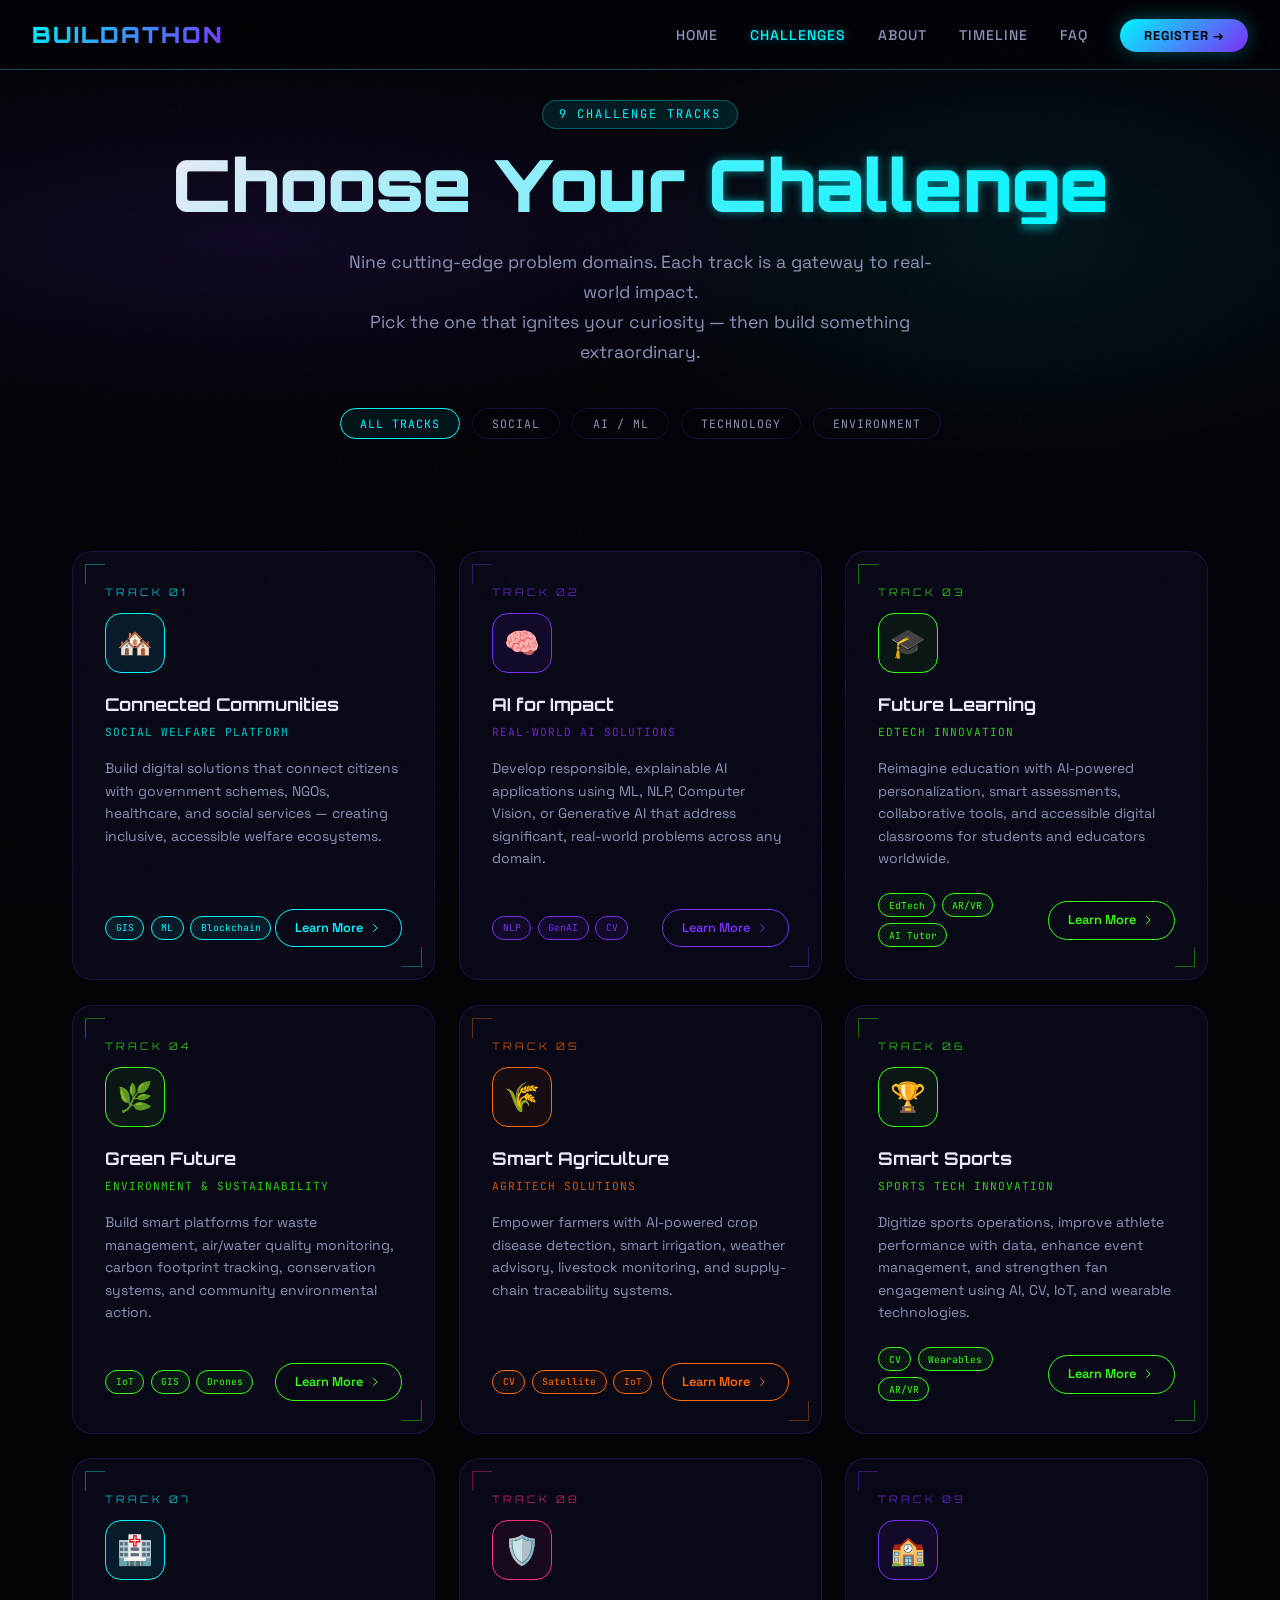
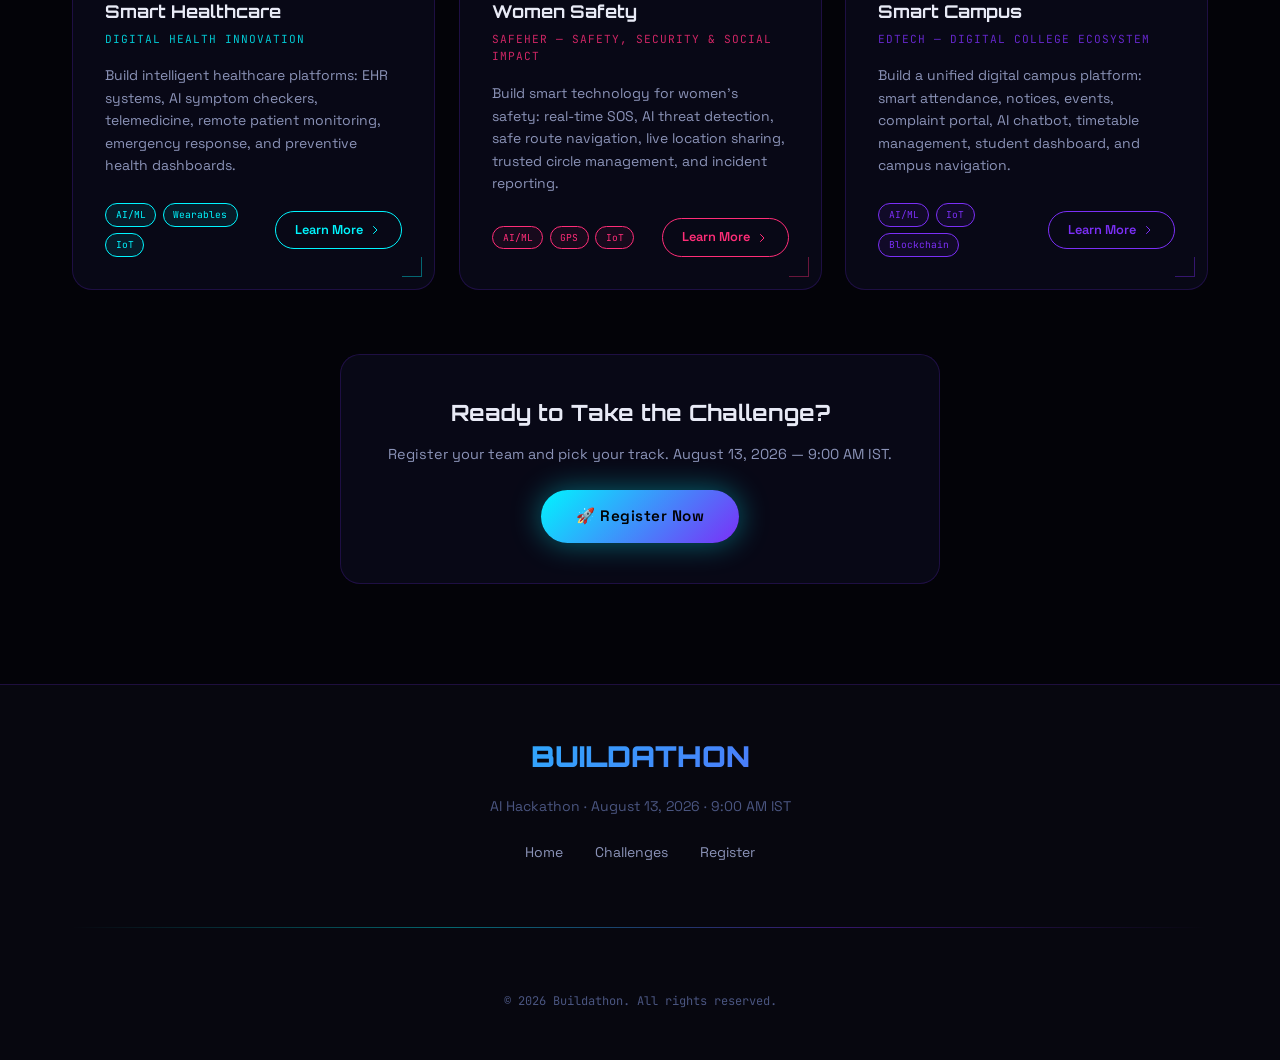
<file: challenges.html>
<!DOCTYPE html>
<html lang="en">
<head>
  <meta charset="UTF-8">
  <meta name="viewport" content="width=device-width, initial-scale=1.0">
  <title>Challenges — Buildathon 2026 AI Hackathon</title>
  <meta name="description" content="Explore all 9 challenge tracks at Buildathon 2026. Social Welfare, AI for Impact, EdTech, Environment, AgriTech, FinTech, HealthTech, Smart City, and Cybersecurity.">
  <link rel="stylesheet" href="css/style.css">
  <link rel="stylesheet" href="css/animations.css">
  <link rel="stylesheet" href="css/challenges.css">
  <style>
    .filter-bar {
      display: flex;
      gap: 0.75rem;
      flex-wrap: wrap;
      justify-content: center;
      margin: 2.5rem 0;
    }
    .filter-btn {
      padding: 0.45rem 1.2rem;
      border-radius: 50px;
      border: 1px solid var(--border-subtle);
      background: transparent;
      color: var(--text-secondary);
      font-family: var(--font-mono);
      font-size: 0.72rem;
      letter-spacing: 1px;
      text-transform: uppercase;
      cursor: pointer;
      transition: var(--transition);
    }
    .filter-btn:hover, .filter-btn.active {
      border-color: var(--neon-cyan);
      color: var(--neon-cyan);
      background: rgba(0,245,255,0.07);
    }
  </style>
</head>
<body>
<div id="scroll-progress"></div>

<!-- Nav -->
<nav class="navbar">
  <a href="index.html" class="nav-logo">BUILDATHON</a>
  <ul class="nav-links">
    <li><a href="index.html">Home</a></li>
    <li><a href="challenges.html">Challenges</a></li>
    <li><a href="index.html#about">About</a></li>
    <li><a href="index.html#timeline">Timeline</a></li>
    <li><a href="index.html#faq">FAQ</a></li>
    <li><a href="register.html" class="nav-register-btn">Register →</a></li>
  </ul>
  <button class="nav-hamburger" aria-label="Toggle menu"><span></span><span></span><span></span></button>
</nav>

<!-- Header -->
<section class="challenges-hero">
  <div class="container text-center" style="position:relative;z-index:1;">
    <span class="section-tag reveal">9 Challenge Tracks</span>
    <h1 class="section-title reveal delay-100" style="font-size:clamp(2.5rem,6vw,4.5rem);">
      Choose Your <span class="text-neon-cyan">Challenge</span>
    </h1>
    <p class="section-subtitle reveal delay-200" style="margin:0 auto 1rem;">
      Nine cutting-edge problem domains. Each track is a gateway to real-world impact.<br>
      Pick the one that ignites your curiosity — then build something extraordinary.
    </p>
    <div class="filter-bar reveal delay-300">
      <button class="filter-btn active" data-filter="all">All Tracks</button>
      <button class="filter-btn" data-filter="social">Social</button>
      <button class="filter-btn" data-filter="ai">AI / ML</button>
      <button class="filter-btn" data-filter="tech">Technology</button>
      <button class="filter-btn" data-filter="environment">Environment</button>
    </div>
  </div>
</section>

<!-- Challenges Grid -->
<section class="section" style="padding-top:40px;">
  <div class="container">
    <div class="challenge-grid" id="challenge-grid">

      <!-- Card 1 -->
      <div class="challenge-card reveal" id="ch1" data-tags="social ai"
           style="--card-color:#00f5ff;--card-glow:rgba(0,245,255,0.2);--card-icon-bg:rgba(0,245,255,0.08);">
        <div class="corner-tl"></div><div class="corner-br"></div>
        <div class="challenge-card-number">TRACK 01</div>
        <div class="challenge-card-icon">🏘️</div>
        <div class="challenge-card-title">Connected Communities</div>
        <div class="challenge-card-subtitle">Social Welfare Platform</div>
        <p class="challenge-card-desc">Build digital solutions that connect citizens with government schemes, NGOs, healthcare, and social services — creating inclusive, accessible welfare ecosystems.</p>
        <div class="challenge-card-footer">
          <div class="challenge-card-tags">
            <span class="challenge-tag">GIS</span>
            <span class="challenge-tag">ML</span>
            <span class="challenge-tag">Blockchain</span>
          </div>
          <a href="challenge-1.html" class="challenge-learn-btn" id="learn-c1">
            Learn More <svg width="12" height="12" fill="none" viewBox="0 0 24 24" stroke="currentColor"><path stroke-linecap="round" stroke-linejoin="round" stroke-width="2" d="M9 5l7 7-7 7"/></svg>
          </a>
        </div>
      </div>

      <!-- Card 2 -->
      <div class="challenge-card reveal delay-100" id="ch2" data-tags="ai"
           style="--card-color:#7b2ff7;--card-glow:rgba(123,47,247,0.2);--card-icon-bg:rgba(123,47,247,0.08);">
        <div class="corner-tl"></div><div class="corner-br"></div>
        <div class="challenge-card-number">TRACK 02</div>
        <div class="challenge-card-icon">🧠</div>
        <div class="challenge-card-title">AI for Impact</div>
        <div class="challenge-card-subtitle">Real-World AI Solutions</div>
        <p class="challenge-card-desc">Develop responsible, explainable AI applications using ML, NLP, Computer Vision, or Generative AI that address significant, real-world problems across any domain.</p>
        <div class="challenge-card-footer">
          <div class="challenge-card-tags">
            <span class="challenge-tag">NLP</span>
            <span class="challenge-tag">GenAI</span>
            <span class="challenge-tag">CV</span>
          </div>
          <a href="challenge-2.html" class="challenge-learn-btn" id="learn-c2">
            Learn More <svg width="12" height="12" fill="none" viewBox="0 0 24 24" stroke="currentColor"><path stroke-linecap="round" stroke-linejoin="round" stroke-width="2" d="M9 5l7 7-7 7"/></svg>
          </a>
        </div>
      </div>

      <!-- Card 3 -->
      <div class="challenge-card reveal delay-200" id="ch3" data-tags="social tech"
           style="--card-color:#39ff14;--card-glow:rgba(57,255,20,0.2);--card-icon-bg:rgba(57,255,20,0.06);">
        <div class="corner-tl"></div><div class="corner-br"></div>
        <div class="challenge-card-number">TRACK 03</div>
        <div class="challenge-card-icon">🎓</div>
        <div class="challenge-card-title">Future Learning</div>
        <div class="challenge-card-subtitle">EdTech Innovation</div>
        <p class="challenge-card-desc">Reimagine education with AI-powered personalization, smart assessments, collaborative tools, and accessible digital classrooms for students and educators worldwide.</p>
        <div class="challenge-card-footer">
          <div class="challenge-card-tags">
            <span class="challenge-tag">EdTech</span>
            <span class="challenge-tag">AR/VR</span>
            <span class="challenge-tag">AI Tutor</span>
          </div>
          <a href="challenge-3.html" class="challenge-learn-btn" id="learn-c3">
            Learn More <svg width="12" height="12" fill="none" viewBox="0 0 24 24" stroke="currentColor"><path stroke-linecap="round" stroke-linejoin="round" stroke-width="2" d="M9 5l7 7-7 7"/></svg>
          </a>
        </div>
      </div>

      <!-- Card 4 -->
      <div class="challenge-card reveal" id="ch4" data-tags="environment"
           style="--card-color:#39ff14;--card-glow:rgba(57,255,20,0.2);--card-icon-bg:rgba(57,255,20,0.06);">
        <div class="corner-tl"></div><div class="corner-br"></div>
        <div class="challenge-card-number">TRACK 04</div>
        <div class="challenge-card-icon">🌿</div>
        <div class="challenge-card-title">Green Future</div>
        <div class="challenge-card-subtitle">Environment & Sustainability</div>
        <p class="challenge-card-desc">Build smart platforms for waste management, air/water quality monitoring, carbon footprint tracking, conservation systems, and community environmental action.</p>
        <div class="challenge-card-footer">
          <div class="challenge-card-tags">
            <span class="challenge-tag">IoT</span>
            <span class="challenge-tag">GIS</span>
            <span class="challenge-tag">Drones</span>
          </div>
          <a href="challenge-4.html" class="challenge-learn-btn" id="learn-c4">
            Learn More <svg width="12" height="12" fill="none" viewBox="0 0 24 24" stroke="currentColor"><path stroke-linecap="round" stroke-linejoin="round" stroke-width="2" d="M9 5l7 7-7 7"/></svg>
          </a>
        </div>
      </div>

      <!-- Card 5 -->
      <div class="challenge-card reveal delay-100" id="ch5" data-tags="ai tech environment"
           style="--card-color:#ff6b00;--card-glow:rgba(255,107,0,0.2);--card-icon-bg:rgba(255,107,0,0.06);">
        <div class="corner-tl"></div><div class="corner-br"></div>
        <div class="challenge-card-number">TRACK 05</div>
        <div class="challenge-card-icon">🌾</div>
        <div class="challenge-card-title">Smart Agriculture</div>
        <div class="challenge-card-subtitle">AgriTech Solutions</div>
        <p class="challenge-card-desc">Empower farmers with AI-powered crop disease detection, smart irrigation, weather advisory, livestock monitoring, and supply-chain traceability systems.</p>
        <div class="challenge-card-footer">
          <div class="challenge-card-tags">
            <span class="challenge-tag">CV</span>
            <span class="challenge-tag">Satellite</span>
            <span class="challenge-tag">IoT</span>
          </div>
          <a href="challenge-5.html" class="challenge-learn-btn" id="learn-c5">
            Learn More <svg width="12" height="12" fill="none" viewBox="0 0 24 24" stroke="currentColor"><path stroke-linecap="round" stroke-linejoin="round" stroke-width="2" d="M9 5l7 7-7 7"/></svg>
          </a>
        </div>
      </div>

      <!-- Card 6: Smart Sports -->
      <div class="challenge-card reveal delay-200" id="ch6" data-tags="tech ai"
           style="--card-color:#39ff14;--card-glow:rgba(57,255,20,0.2);--card-icon-bg:rgba(57,255,20,0.06);">
        <div class="corner-tl"></div><div class="corner-br"></div>
        <div class="challenge-card-number">TRACK 06</div>
        <div class="challenge-card-icon">🏆</div>
        <div class="challenge-card-title">Smart Sports</div>
        <div class="challenge-card-subtitle">Sports Tech Innovation</div>
        <p class="challenge-card-desc">Digitize sports operations, improve athlete performance with data, enhance event management, and strengthen fan engagement using AI, CV, IoT, and wearable technologies.</p>
        <div class="challenge-card-footer">
          <div class="challenge-card-tags">
            <span class="challenge-tag">CV</span>
            <span class="challenge-tag">Wearables</span>
            <span class="challenge-tag">AR/VR</span>
          </div>
          <a href="challenge-6.html" class="challenge-learn-btn" id="learn-c6">
            Learn More <svg width="12" height="12" fill="none" viewBox="0 0 24 24" stroke="currentColor"><path stroke-linecap="round" stroke-linejoin="round" stroke-width="2" d="M9 5l7 7-7 7"/></svg>
          </a>
        </div>
      </div>

      <!-- Card 7: Smart Healthcare -->
      <div class="challenge-card reveal" id="ch7" data-tags="social ai"
           style="--card-color:#00f5ff;--card-glow:rgba(0,245,255,0.2);--card-icon-bg:rgba(0,245,255,0.08);">
        <div class="corner-tl"></div><div class="corner-br"></div>
        <div class="challenge-card-number">TRACK 07</div>
        <div class="challenge-card-icon">🏥</div>
        <div class="challenge-card-title">Smart Healthcare</div>
        <div class="challenge-card-subtitle">Digital Health Innovation</div>
        <p class="challenge-card-desc">Build intelligent healthcare platforms: EHR systems, AI symptom checkers, telemedicine, remote patient monitoring, emergency response, and preventive health dashboards.</p>
        <div class="challenge-card-footer">
          <div class="challenge-card-tags">
            <span class="challenge-tag">AI/ML</span>
            <span class="challenge-tag">Wearables</span>
            <span class="challenge-tag">IoT</span>
          </div>
          <a href="challenge-7.html" class="challenge-learn-btn" id="learn-c7">
            Learn More <svg width="12" height="12" fill="none" viewBox="0 0 24 24" stroke="currentColor"><path stroke-linecap="round" stroke-linejoin="round" stroke-width="2" d="M9 5l7 7-7 7"/></svg>
          </a>
        </div>
      </div>

      <!-- Card 8: Women Safety -->
      <div class="challenge-card reveal delay-100" id="ch8" data-tags="social ai"
           style="--card-color:#ff2d78;--card-glow:rgba(255,45,120,0.2);--card-icon-bg:rgba(255,45,120,0.06);">
        <div class="corner-tl"></div><div class="corner-br"></div>
        <div class="challenge-card-number">TRACK 08</div>
        <div class="challenge-card-icon">🛡️</div>
        <div class="challenge-card-title">Women Safety</div>
        <div class="challenge-card-subtitle">SafeHer — Safety, Security & Social Impact</div>
        <p class="challenge-card-desc">Build smart technology for women's safety: real-time SOS, AI threat detection, safe route navigation, live location sharing, trusted circle management, and incident reporting.</p>
        <div class="challenge-card-footer">
          <div class="challenge-card-tags">
            <span class="challenge-tag">AI/ML</span>
            <span class="challenge-tag">GPS</span>
            <span class="challenge-tag">IoT</span>
          </div>
          <a href="challenge-8.html" class="challenge-learn-btn" id="learn-c8">
            Learn More <svg width="12" height="12" fill="none" viewBox="0 0 24 24" stroke="currentColor"><path stroke-linecap="round" stroke-linejoin="round" stroke-width="2" d="M9 5l7 7-7 7"/></svg>
          </a>
        </div>
      </div>

      <!-- Card 9: Smart Campus -->
      <div class="challenge-card reveal delay-200" id="ch9" data-tags="tech ai social"
           style="--card-color:#7b2ff7;--card-glow:rgba(123,47,247,0.2);--card-icon-bg:rgba(123,47,247,0.08);">
        <div class="corner-tl"></div><div class="corner-br"></div>
        <div class="challenge-card-number">TRACK 09</div>
        <div class="challenge-card-icon">🏫</div>
        <div class="challenge-card-title">Smart Campus</div>
        <div class="challenge-card-subtitle">EdTech — Digital College Ecosystem</div>
        <p class="challenge-card-desc">Build a unified digital campus platform: smart attendance, notices, events, complaint portal, AI chatbot, timetable management, student dashboard, and campus navigation.</p>
        <div class="challenge-card-footer">
          <div class="challenge-card-tags">
            <span class="challenge-tag">AI/ML</span>
            <span class="challenge-tag">IoT</span>
            <span class="challenge-tag">Blockchain</span>
          </div>
          <a href="challenge-9.html" class="challenge-learn-btn" id="learn-c9">
            Learn More <svg width="12" height="12" fill="none" viewBox="0 0 24 24" stroke="currentColor"><path stroke-linecap="round" stroke-linejoin="round" stroke-width="2" d="M9 5l7 7-7 7"/></svg>
          </a>
        </div>
      </div>

    </div><!-- /challenge-grid -->

    <!-- CTA -->
    <div class="text-center mt-4">
      <div class="card reveal" style="max-width:600px;margin:0 auto;padding:2.5rem;">
        <h3 style="font-family:var(--font-heading);font-size:1.4rem;margin-bottom:0.75rem;">Ready to Take the Challenge?</h3>
        <p style="color:var(--text-secondary);margin-bottom:1.5rem;font-size:0.9rem;">Register your team and pick your track. August 13, 2026 — 9:00 AM IST.</p>
        <a href="register.html" class="btn btn-primary" id="challenges-register-btn">🚀 Register Now</a>
      </div>
    </div>
  </div>
</section>

<!-- Footer -->
<footer>
  <div class="container">
    <div class="footer-logo">BUILDATHON</div>
    <p>AI Hackathon · August 13, 2026 · 9:00 AM IST</p>
    <div class="footer-links">
      <a href="index.html">Home</a>
      <a href="challenges.html">Challenges</a>
      <a href="register.html">Register</a>
    </div>
    <div class="divider"></div>
    <p style="font-family:var(--font-mono);font-size:0.75rem;color:var(--text-muted);">© 2026 Buildathon. All rights reserved.</p>
  </div>
</footer>

<script src="js/particles.js"></script>
<script src="js/main.js"></script>
<script>
  // Filter buttons
  document.querySelectorAll('.filter-btn').forEach(btn => {
    btn.addEventListener('click', () => {
      document.querySelectorAll('.filter-btn').forEach(b => b.classList.remove('active'));
      btn.classList.add('active');
      const filter = btn.dataset.filter;
      document.querySelectorAll('.challenge-card').forEach(card => {
        const tags = card.dataset.tags || '';
        if (filter === 'all' || tags.includes(filter)) {
          card.style.display = 'flex';
          setTimeout(() => { card.style.opacity = '1'; card.style.transform = ''; }, 10);
        } else {
          card.style.opacity = '0';
          card.style.transform = 'scale(0.95)';
          setTimeout(() => card.style.display = 'none', 300);
        }
      });
    });
  });

  document.addEventListener('DOMContentLoaded', () => {
    new TiltEffect('.challenge-card', { maxTilt: 6, scale: 1.01 });
  });
</script>
</body>
</html>
</file>
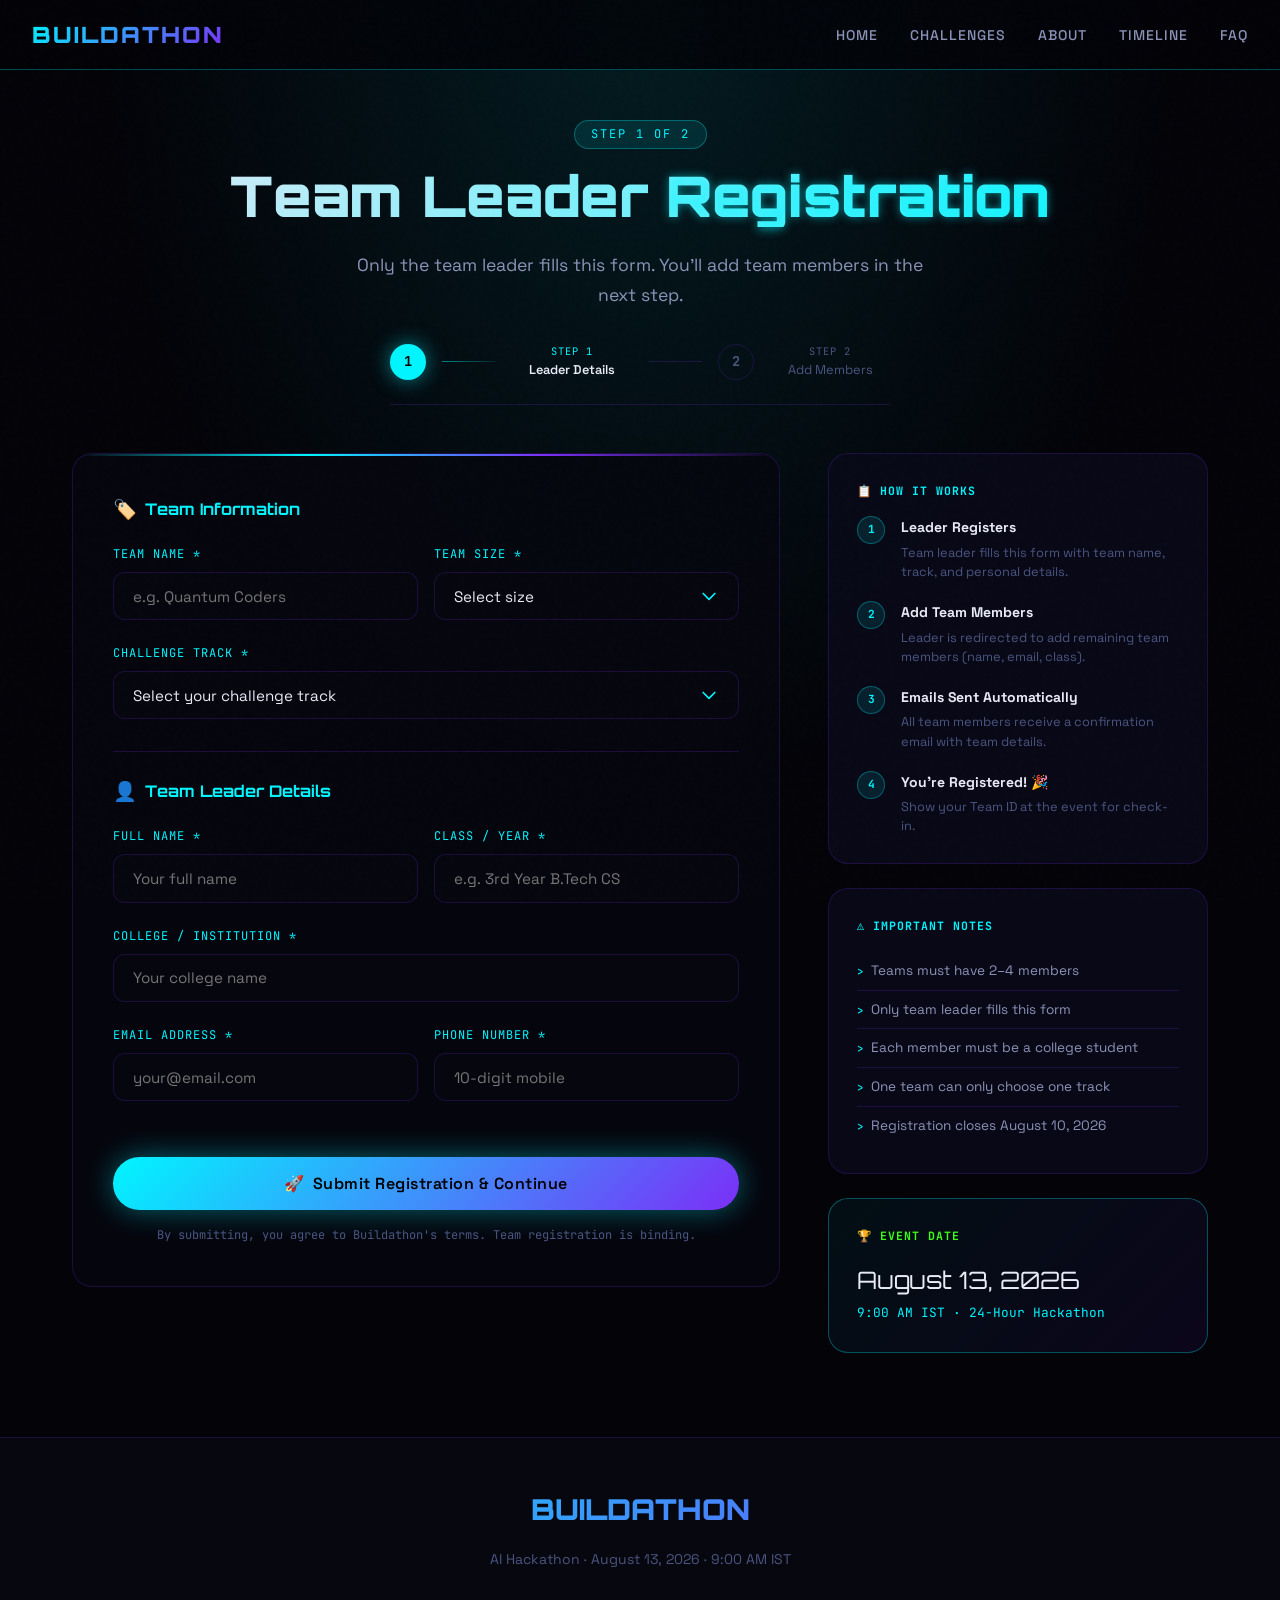
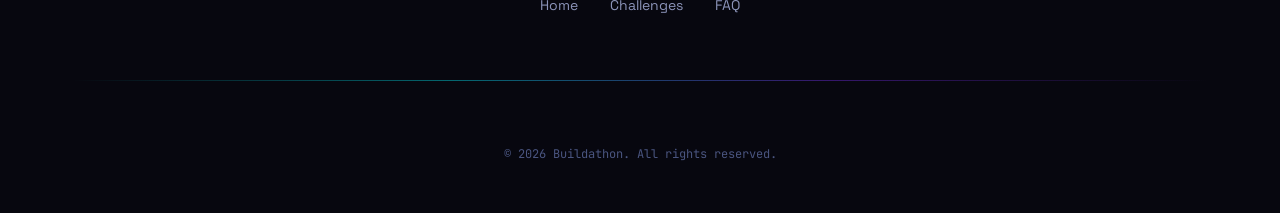
<file: register.html>
<!DOCTYPE html>
<html lang="en">
<head>
  <meta charset="UTF-8">
  <meta name="viewport" content="width=device-width, initial-scale=1.0">
  <title>Register Your Team — Buildathon 2026</title>
  <meta name="description" content="Register your team for Buildathon 2026 AI Hackathon. Team leader registration form.">
  <link rel="stylesheet" href="css/style.css">
  <link rel="stylesheet" href="css/animations.css">
  <style>
    .register-hero {
      padding-top: 120px;
      padding-bottom: 60px;
      position: relative;
      overflow: hidden;
    }
    .register-hero::before {
      content: '';
      position: absolute; inset: 0;
      background: radial-gradient(ellipse 60% 80% at 50% 0%, rgba(0,245,255,0.1) 0%, transparent 70%);
    }
    .register-grid {
      display: grid;
      grid-template-columns: 1fr 380px;
      gap: 3rem;
      align-items: start;
    }
    .form-card {
      background: rgba(7,7,15,0.8);
      border: 1px solid var(--border-subtle);
      border-radius: var(--radius-lg);
      padding: 2.5rem;
      backdrop-filter: blur(20px);
      position: relative;
      overflow: hidden;
    }
    .form-card::before {
      content: '';
      position: absolute; top: 0; left: 0; right: 0; height: 2px;
      background: linear-gradient(90deg, transparent, var(--neon-cyan), var(--neon-purple), transparent);
    }
    .form-row { display: grid; grid-template-columns: 1fr 1fr; gap: 1rem; }
    .field-error { display: none; color: var(--neon-pink); font-size: 0.72rem; margin-top: 0.3rem; font-family: var(--font-mono); }
    .form-group.focused .form-label { color: var(--neon-cyan); }
    .form-step-tag {
      display: flex;
      align-items: center;
      gap: 1rem;
      margin-bottom: 2rem;
      padding-bottom: 1.5rem;
      border-bottom: 1px solid var(--border-subtle);
    }
    .step-circle {
      width: 36px; height: 36px; min-width: 36px;
      border-radius: 50%;
      display: flex; align-items: center; justify-content: center;
      font-family: var(--font-mono); font-size: 0.85rem; font-weight: 700;
    }
    .step-circle.active { background: var(--neon-cyan); color: #000; box-shadow: 0 0 20px rgba(0,245,255,0.5); }
    .step-circle.inactive { border: 1px solid var(--border-subtle); color: var(--text-muted); }
    .step-line { flex: 1; height: 1px; background: var(--border-subtle); }
    #success-panel {
      display: none;
      text-align: center;
      padding: 3rem 2rem;
    }
    .success-icon { font-size: 4rem; margin-bottom: 1rem; }
    .success-title { font-family: var(--font-heading); font-size: 2rem; color: var(--neon-green); margin-bottom: 1rem; }
    .success-detail-row {
      display: flex; justify-content: space-between; align-items: center;
      padding: 0.75rem 1.2rem;
      background: rgba(0,0,0,0.3);
      border-radius: var(--radius);
      margin-bottom: 0.5rem;
      font-size: 0.875rem;
    }
    .success-detail-row span:first-child { color: var(--text-muted); font-family: var(--font-mono); font-size: 0.7rem; letter-spacing: 1px; text-transform: uppercase; }
    .success-detail-row span:last-child { color: var(--text-primary); font-weight: 600; }
    #error-msg {
      display: none;
      padding: 0.75rem 1.2rem;
      background: rgba(255,45,120,0.1);
      border: 1px solid rgba(255,45,120,0.3);
      border-radius: var(--radius);
      color: var(--neon-pink);
      font-size: 0.875rem;
      margin-bottom: 1rem;
    }
    /* Sidebar info */
    .info-card { background: var(--bg-card); border: 1px solid var(--border-subtle); border-radius: var(--radius-lg); padding: 1.75rem; margin-bottom: 1.5rem; }
    .info-card h4 { font-family: var(--font-mono); font-size: 0.72rem; color: var(--neon-cyan); letter-spacing: 1px; text-transform: uppercase; margin-bottom: 1rem; }
    .info-step { display: flex; gap: 1rem; margin-bottom: 1.25rem; align-items: flex-start; }
    .info-step-num { width: 28px; height: 28px; min-width: 28px; border-radius: 50%; background: rgba(0,245,255,0.1); border: 1px solid rgba(0,245,255,0.3); display: flex; align-items: center; justify-content: center; font-family: var(--font-mono); font-size: 0.7rem; color: var(--neon-cyan); font-weight: 700; }
    .info-step-text h5 { font-size: 0.875rem; color: var(--text-primary); margin-bottom: 0.25rem; }
    .info-step-text p { font-size: 0.8rem; color: var(--text-muted); line-height: 1.5; }
    .terms-note { font-size: 0.75rem; color: var(--text-muted); text-align: center; margin-top: 1rem; font-family: var(--font-mono); }
    @media(max-width:900px) { .register-grid { grid-template-columns: 1fr; } }
    @media(max-width:600px) { .form-row { grid-template-columns: 1fr; } }
  </style>
</head>
<body>
<div id="scroll-progress"></div>

<nav class="navbar">
  <a href="index.html" class="nav-logo">BUILDATHON</a>
  <ul class="nav-links">
    <li><a href="index.html">Home</a></li>
    <li><a href="challenges.html">Challenges</a></li>
    <li><a href="index.html#about">About</a></li>
    <li><a href="index.html#timeline">Timeline</a></li>
    <li><a href="index.html#faq">FAQ</a></li>
  </ul>
  <button class="nav-hamburger" aria-label="Toggle menu"><span></span><span></span><span></span></button>
</nav>

<section class="register-hero">
  <div class="container" style="position:relative;z-index:1;">
    <div class="text-center mb-4">
      <span class="section-tag reveal">Step 1 of 2</span>
      <h1 class="section-title reveal delay-100" style="font-size:clamp(2rem,5vw,3.5rem);">
        Team Leader <span class="text-neon-cyan">Registration</span>
      </h1>
      <p class="section-subtitle reveal delay-200" style="margin:0 auto;">
        Only the team leader fills this form. You'll add team members in the next step.
      </p>
    </div>

    <!-- Step Indicator -->
    <div class="form-step-tag reveal delay-300" style="max-width:500px;margin:0 auto 3rem;">
      <div class="step-circle active">1</div>
      <div class="step-line" style="background:linear-gradient(90deg,rgba(0,245,255,0.5),rgba(0,245,255,0.1));"></div>
      <div style="text-align:center;min-width:120px;">
        <div style="font-family:var(--font-mono);font-size:0.65rem;color:var(--neon-cyan);text-transform:uppercase;letter-spacing:1px;">Step 1</div>
        <div style="font-size:0.8rem;color:var(--text-primary);font-weight:600;">Leader Details</div>
      </div>
      <div class="step-line"></div>
      <div class="step-circle inactive">2</div>
      <div style="text-align:center;min-width:120px;">
        <div style="font-family:var(--font-mono);font-size:0.65rem;color:var(--text-muted);text-transform:uppercase;letter-spacing:1px;">Step 2</div>
        <div style="font-size:0.8rem;color:var(--text-muted);">Add Members</div>
      </div>
    </div>

    <div class="register-grid">
      <!-- Form -->
      <div class="form-card reveal">
        <div id="form-wrapper">
          <form id="registration-form" novalidate>
            <!-- Team Info -->
            <div style="margin-bottom:2rem;">
              <h3 style="font-family:var(--font-heading);font-size:1rem;color:var(--neon-cyan);margin-bottom:1.25rem;display:flex;align-items:center;gap:0.5rem;">
                <span style="font-size:1.2rem;">🏷️</span> Team Information
              </h3>
              <div class="form-row">
                <div class="form-group">
                  <label class="form-label" for="teamName">Team Name *</label>
                  <input type="text" id="teamName" name="teamName" class="form-input" placeholder="e.g. Quantum Coders" required>
                  <span class="field-error"></span>
                </div>
                <div class="form-group">
                  <label class="form-label" for="teamSize">Team Size *</label>
                  <select id="teamSize" name="teamSize" class="form-select form-input" required>
                    <option value="">Select size</option>
                    <option value="2">2 Members</option>
                    <option value="3">3 Members</option>
                    <option value="4">4 Members</option>
                    
                  </select>
                  <span class="field-error"></span>
                </div>
              </div>
              <div class="form-group">
                <label class="form-label" for="track">Challenge Track *</label>
                <select id="track" name="track" class="form-select form-input" required>
                  <option value="">Select your challenge track</option>
                  <option value="Track 01 — Connected Communities (Social Welfare)">Track 01 — Connected Communities (Social Welfare)</option>
                  <option value="Track 02 — AI for Impact (Real-World AI)">Track 02 — AI for Impact (Real-World AI)</option>
                  <option value="Track 03 — Future Learning (EdTech)">Track 03 — Future Learning (EdTech)</option>
                  <option value="Track 04 — Green Future (Environment & Sustainability)">Track 04 — Green Future (Environment & Sustainability)</option>
                  <option value="Track 05 — Smart Agriculture (AgriTech)">Track 05 — Smart Agriculture (AgriTech)</option>
                  <option value="Track 06 — Smart Sports (Sports Tech)">Track 06 — Smart Sports (Sports Tech)</option>
                  <option value="Track 07 — Smart Healthcare (Digital Health)">Track 07 — Smart Healthcare (Digital Health)</option>
                  <option value="Track 08 — Women Safety (SafeHer)">Track 08 — Women Safety (SafeHer)</option>
                  <option value="Track 09 — Smart Campus (EdTech)">Track 09 — Smart Campus (EdTech)</option>
                </select>
                <span class="field-error"></span>
              </div>
              <p id="team-size-note" style="font-family:var(--font-mono);font-size:0.72rem;color:var(--text-muted);margin-top:0.5rem;"></p>
            </div>

            <!-- Leader Info -->
            <div style="margin-bottom:2rem;padding-top:1.5rem;border-top:1px solid var(--border-subtle);">
              <h3 style="font-family:var(--font-heading);font-size:1rem;color:var(--neon-cyan);margin-bottom:1.25rem;display:flex;align-items:center;gap:0.5rem;">
                <span style="font-size:1.2rem;">👤</span> Team Leader Details
              </h3>
              <div class="form-row">
                <div class="form-group">
                  <label class="form-label" for="leaderName">Full Name *</label>
                  <input type="text" id="leaderName" name="leaderName" class="form-input" placeholder="Your full name" required>
                  <span class="field-error"></span>
                </div>
                <div class="form-group">
                  <label class="form-label" for="classYear">Class / Year *</label>
                  <input type="text" id="classYear" name="classYear" class="form-input" placeholder="e.g. 3rd Year B.Tech CS" required>
                  <span class="field-error"></span>
                </div>
              </div>
              <div class="form-group">
                <label class="form-label" for="college">College / Institution *</label>
                <input type="text" id="college" name="college" class="form-input" placeholder="Your college name" required>
                <span class="field-error"></span>
              </div>
              <div class="form-row">
                <div class="form-group">
                  <label class="form-label" for="leaderEmail">Email Address *</label>
                  <input type="email" id="leaderEmail" name="leaderEmail" class="form-input" placeholder="your@email.com" required>
                  <span class="field-error"></span>
                </div>
                <div class="form-group">
                  <label class="form-label" for="leaderPhone">Phone Number *</label>
                  <input type="tel" id="leaderPhone" name="leaderPhone" class="form-input" placeholder="10-digit mobile" required>
                  <span class="field-error"></span>
                </div>
              </div>
            </div>

            <div id="error-msg"></div>

            <button type="submit" class="btn btn-primary" id="submit-btn" style="width:100%;justify-content:center;font-size:1rem;padding:1rem;">
              <span>🚀</span> Submit Registration &amp; Continue
            </button>
            <p class="terms-note">By submitting, you agree to Buildathon's terms. Team registration is binding.</p>
          </form>
        </div>

        <!-- Success Panel -->
        <div id="success-panel">
          <div class="success-icon">✅</div>
          <div class="success-title">Registration Successful!</div>
          <p style="color:var(--text-secondary);margin-bottom:2rem;">Your team has been registered. Redirecting to add team members…</p>
          <div style="background:rgba(0,0,0,0.3);border-radius:var(--radius);padding:1.5rem;text-align:left;">
            <div class="success-detail-row"><span>Team ID</span><span id="sp-team-id" class="text-neon-cyan">—</span></div>
            <div class="success-detail-row"><span>Team Name</span><span id="sp-team-name">—</span></div>
            <div class="success-detail-row"><span>Leader</span><span id="sp-leader">—</span></div>
            <div class="success-detail-row"><span>Track</span><span id="sp-track">—</span></div>
          </div>
          <div style="margin-top:2rem;"><span class="spinner"></span> <span style="color:var(--text-muted);font-family:var(--font-mono);font-size:0.8rem;"> Redirecting to Add Members…</span></div>
        </div>
      </div>

      <!-- Sidebar -->
      <div class="reveal delay-200">
        <div class="info-card">
          <h4>📋 How It Works</h4>
          <div class="info-step">
            <div class="info-step-num">1</div>
            <div class="info-step-text">
              <h5>Leader Registers</h5>
              <p>Team leader fills this form with team name, track, and personal details.</p>
            </div>
          </div>
          <div class="info-step">
            <div class="info-step-num">2</div>
            <div class="info-step-text">
              <h5>Add Team Members</h5>
              <p>Leader is redirected to add remaining team members (name, email, class).</p>
            </div>
          </div>
          <div class="info-step">
            <div class="info-step-num">3</div>
            <div class="info-step-text">
              <h5>Emails Sent Automatically</h5>
              <p>All team members receive a confirmation email with team details.</p>
            </div>
          </div>
          <div class="info-step" style="margin-bottom:0;">
            <div class="info-step-num">4</div>
            <div class="info-step-text">
              <h5>You're Registered! 🎉</h5>
              <p>Show your Team ID at the event for check-in.</p>
            </div>
          </div>
        </div>

        <div class="info-card">
          <h4>⚠️ Important Notes</h4>
          <ul style="list-style:none;padding:0;">
            <li style="padding:0.5rem 0;border-bottom:1px solid var(--border-subtle);font-size:0.85rem;color:var(--text-secondary);display:flex;gap:0.5rem;"><span style="color:var(--neon-cyan);">›</span> Teams must have 2–4 members</li>
            <li style="padding:0.5rem 0;border-bottom:1px solid var(--border-subtle);font-size:0.85rem;color:var(--text-secondary);display:flex;gap:0.5rem;"><span style="color:var(--neon-cyan);">›</span> Only team leader fills this form</li>
            <li style="padding:0.5rem 0;border-bottom:1px solid var(--border-subtle);font-size:0.85rem;color:var(--text-secondary);display:flex;gap:0.5rem;"><span style="color:var(--neon-cyan);">›</span> Each member must be a college student</li>
            <li style="padding:0.5rem 0;border-bottom:1px solid var(--border-subtle);font-size:0.85rem;color:var(--text-secondary);display:flex;gap:0.5rem;"><span style="color:var(--neon-cyan);">›</span> One team can only choose one track</li>
            <li style="padding:0.5rem 0;font-size:0.85rem;color:var(--text-secondary);display:flex;gap:0.5rem;"><span style="color:var(--neon-cyan);">›</span> Registration closes August 10, 2026</li>
          </ul>
        </div>

        <div class="info-card" style="border-color:rgba(0,245,255,0.3);background:linear-gradient(135deg,rgba(0,245,255,0.05),rgba(123,47,247,0.08));">
          <h4 style="color:var(--neon-green);">🏆 Event Date</h4>
          <div style="font-family:var(--font-heading);font-size:1.5rem;color:var(--text-primary);margin-bottom:0.25rem;">August 13, 2026</div>
          <div style="font-family:var(--font-mono);font-size:0.8rem;color:var(--neon-cyan);">9:00 AM IST · 24-Hour Hackathon</div>
        </div>
      </div>
    </div>
  </div>
</section>

<footer>
  <div class="container">
    <div class="footer-logo">BUILDATHON</div>
    <p>AI Hackathon · August 13, 2026 · 9:00 AM IST</p>
    <div class="footer-links">
      <a href="index.html">Home</a>
      <a href="challenges.html">Challenges</a>
      <a href="index.html#faq">FAQ</a>
    </div>
    <div class="divider"></div>
    <p style="font-family:var(--font-mono);font-size:0.75rem;color:var(--text-muted);">© 2026 Buildathon. All rights reserved.</p>
  </div>
</footer>

<script src="js/particles.js"></script>
<script src="js/main.js"></script>
<script src="js/register.js"></script>
</body>
</html>
</file>
<file: css/style.css>
/* ============================================================
   BUILDATHON — GLOBAL DESIGN SYSTEM
   ============================================================ */

@import url('https://fonts.googleapis.com/css2?family=Space+Grotesk:wght@300;400;500;600;700&family=JetBrains+Mono:wght@300;400;700&family=Orbitron:wght@400;700;900&display=swap');

/* ── CSS Variables ─────────────────────────────────────── */
:root {
  --bg-primary: #030308;
  --bg-secondary: #07070f;
  --bg-card: rgba(10, 10, 25, 0.85);
  --neon-cyan: #00f5ff;
  --neon-purple: #7b2ff7;
  --neon-green: #39ff14;
  --neon-pink: #ff2d78;
  --neon-orange: #ff6b00;
  --text-primary: #e8eaf6;
  --text-secondary: #8b93b8;
  --text-muted: #4a5580;
  --border-glow: rgba(0, 245, 255, 0.3);
  --border-subtle: rgba(123, 47, 247, 0.2);
  --font-heading: 'Orbitron', sans-serif;
  --font-body: 'Space Grotesk', sans-serif;
  --font-mono: 'JetBrains Mono', monospace;
  --radius: 12px;
  --radius-lg: 20px;
  --transition: 0.3s cubic-bezier(0.4, 0, 0.2, 1);
  --shadow-neon: 0 0 20px rgba(0, 245, 255, 0.3), 0 0 60px rgba(0, 245, 255, 0.1);
  --shadow-purple: 0 0 20px rgba(123, 47, 247, 0.4), 0 0 60px rgba(123, 47, 247, 0.15);
  --shadow-green: 0 0 20px rgba(57, 255, 20, 0.3), 0 0 60px rgba(57, 255, 20, 0.1);
}

/* ── Reset & Base ───────────────────────────────────────── */
*, *::before, *::after { margin: 0; padding: 0; box-sizing: border-box; }
html {
  scroll-behavior: smooth;
  font-size: 16px;
  overflow-x: hidden;
  max-width: 100%;
}
body {
  background: var(--bg-primary);
  color: var(--text-primary);
  font-family: var(--font-body);
  line-height: 1.6;
  overflow-x: hidden;
  max-width: 100%;
  position: relative;
}

/* ── Scrollbar ──────────────────────────────────────────── */
::-webkit-scrollbar { width: 6px; }
::-webkit-scrollbar-track { background: var(--bg-primary); }
::-webkit-scrollbar-thumb { background: var(--neon-purple); border-radius: 3px; }
::-webkit-scrollbar-thumb:hover { background: var(--neon-cyan); }

/* ── Selection ──────────────────────────────────────────── */
::selection { background: rgba(123, 47, 247, 0.4); color: var(--neon-cyan); }

/* ── Navigation ─────────────────────────────────────────── */
.navbar {
  position: fixed;
  top: 0; left: 0; right: 0;
  z-index: 1000;
  padding: 0 2rem;
  height: 70px;
  display: flex;
  align-items: center;
  justify-content: space-between;
  background: rgba(3, 3, 8, 0.8);
  backdrop-filter: blur(20px);
  -webkit-backdrop-filter: blur(20px);
  border-bottom: 1px solid var(--border-glow);
  transition: var(--transition);
}
.navbar.scrolled {
  background: rgba(3, 3, 8, 0.98);
  box-shadow: var(--shadow-neon);
}
.nav-logo {
  font-family: var(--font-heading);
  font-size: 1.4rem;
  font-weight: 900;
  background: linear-gradient(135deg, var(--neon-cyan), var(--neon-purple));
  -webkit-background-clip: text;
  -webkit-text-fill-color: transparent;
  background-clip: text;
  letter-spacing: 2px;
  text-decoration: none;
}
.nav-links {
  display: flex;
  gap: 2rem;
  list-style: none;
}
.nav-links a {
  color: var(--text-secondary);
  text-decoration: none;
  font-size: 0.875rem;
  font-weight: 500;
  letter-spacing: 1px;
  text-transform: uppercase;
  position: relative;
  transition: var(--transition);
}
.nav-links a::after {
  content: '';
  position: absolute;
  bottom: -4px; left: 0;
  width: 0; height: 1px;
  background: var(--neon-cyan);
  transition: var(--transition);
  box-shadow: var(--shadow-neon);
}
.nav-links a:hover { color: var(--neon-cyan); }
.nav-links a:hover::after { width: 100%; }
.nav-register-btn {
  padding: 0.5rem 1.5rem;
  background: linear-gradient(135deg, var(--neon-cyan), var(--neon-purple));
  color: var(--bg-primary) !important;
  border-radius: 50px;
  font-weight: 700 !important;
  text-decoration: none;
  font-size: 0.8rem !important;
  letter-spacing: 1px;
  transition: var(--transition);
  box-shadow: 0 0 20px rgba(0, 245, 255, 0.3);
}
.nav-register-btn:hover {
  transform: scale(1.05);
  box-shadow: 0 0 40px rgba(0, 245, 255, 0.6);
}
.nav-hamburger {
  display: none;
  flex-direction: column;
  gap: 5px;
  cursor: pointer;
  background: none;
  border: none;
}
.nav-hamburger span {
  width: 24px; height: 2px;
  background: var(--neon-cyan);
  transition: var(--transition);
}
.nav-hamburger.active span:nth-child(1) {
  transform: translateY(7px) rotate(45deg);
}
.nav-hamburger.active span:nth-child(2) {
  opacity: 0;
}
.nav-hamburger.active span:nth-child(3) {
  transform: translateY(-7px) rotate(-45deg);
}

/* ── Container ──────────────────────────────────────────── */
.container {
  max-width: 1200px;
  margin: 0 auto;
  padding: 0 2rem;
}
.section {
  padding: 100px 0;
}

/* ── Section Headers ────────────────────────────────────── */
.section-tag {
  display: inline-block;
  padding: 0.25rem 1rem;
  background: rgba(0, 245, 255, 0.1);
  border: 1px solid rgba(0, 245, 255, 0.3);
  border-radius: 50px;
  font-family: var(--font-mono);
  font-size: 0.75rem;
  color: var(--neon-cyan);
  letter-spacing: 2px;
  text-transform: uppercase;
  margin-bottom: 1rem;
}
.section-title {
  font-family: var(--font-heading);
  font-size: clamp(2rem, 4vw, 3rem);
  font-weight: 900;
  line-height: 1.1;
  margin-bottom: 1.5rem;
  background: linear-gradient(135deg, var(--text-primary) 0%, var(--neon-cyan) 100%);
  -webkit-background-clip: text;
  -webkit-text-fill-color: transparent;
  background-clip: text;
}
.section-subtitle {
  font-size: 1.1rem;
  color: var(--text-secondary);
  max-width: 600px;
  line-height: 1.7;
}

/* ── Buttons ────────────────────────────────────────────── */
.btn {
  display: inline-flex;
  align-items: center;
  gap: 0.5rem;
  padding: 0.9rem 2.2rem;
  border-radius: 50px;
  font-family: var(--font-body);
  font-size: 0.95rem;
  font-weight: 600;
  letter-spacing: 0.5px;
  text-decoration: none;
  cursor: pointer;
  transition: var(--transition);
  border: none;
  position: relative;
  overflow: hidden;
}
.btn::before {
  content: '';
  position: absolute;
  top: 0; left: -100%;
  width: 100%; height: 100%;
  background: linear-gradient(90deg, transparent, rgba(255,255,255,0.1), transparent);
  transition: 0.5s;
}
.btn:hover::before { left: 100%; }
.btn-primary {
  background: linear-gradient(135deg, var(--neon-cyan), var(--neon-purple));
  color: #000;
  box-shadow: 0 0 30px rgba(0, 245, 255, 0.4);
}
.btn-primary:hover {
  transform: translateY(-3px) scale(1.02);
  box-shadow: 0 0 50px rgba(0, 245, 255, 0.7);
}
.btn-secondary {
  background: transparent;
  color: var(--neon-cyan);
  border: 1px solid var(--neon-cyan);
  box-shadow: 0 0 15px rgba(0, 245, 255, 0.15);
}
.btn-secondary:hover {
  background: rgba(0, 245, 255, 0.1);
  transform: translateY(-3px);
  box-shadow: var(--shadow-neon);
}
.btn-purple {
  background: linear-gradient(135deg, var(--neon-purple), var(--neon-pink));
  color: #fff;
  box-shadow: var(--shadow-purple);
}
.btn-purple:hover {
  transform: translateY(-3px) scale(1.02);
  box-shadow: 0 0 50px rgba(123, 47, 247, 0.7);
}

/* ── Cards ──────────────────────────────────────────────── */
.card {
  background: var(--bg-card);
  border: 1px solid var(--border-subtle);
  border-radius: var(--radius-lg);
  padding: 2rem;
  backdrop-filter: blur(20px);
  transition: var(--transition);
  position: relative;
  overflow: hidden;
}
.card::before {
  content: '';
  position: absolute;
  top: 0; left: 0;
  right: 0; height: 1px;
  background: linear-gradient(90deg, transparent, var(--neon-cyan), transparent);
  opacity: 0;
  transition: var(--transition);
}
.card:hover {
  border-color: var(--border-glow);
  transform: translateY(-5px);
  box-shadow: var(--shadow-neon);
}
.card:hover::before { opacity: 1; }

/* ── Grid ───────────────────────────────────────────────── */
.grid-2 { display: grid; grid-template-columns: 1fr 1fr; gap: 2rem; }
.grid-3 { display: grid; grid-template-columns: repeat(3, 1fr); gap: 2rem; }
.grid-auto { display: grid; grid-template-columns: repeat(auto-fit, minmax(300px, 1fr)); gap: 2rem; }

/* ── Glitch Text ────────────────────────────────────────── */
.glitch {
  position: relative;
}
.glitch::before,
.glitch::after {
  content: attr(data-text);
  position: absolute;
  top: 0; left: 0;
  width: 100%; height: 100%;
}
.glitch::before {
  animation: glitch-1 4s infinite;
  color: var(--neon-cyan);
  clip-path: polygon(0 0, 100% 0, 100% 35%, 0 35%);
}
.glitch::after {
  animation: glitch-2 4s infinite;
  color: var(--neon-pink);
  clip-path: polygon(0 65%, 100% 65%, 100% 100%, 0 100%);
}
@keyframes glitch-1 {
  0%, 90%, 100% { transform: translate(0); }
  92% { transform: translate(-2px, 1px); }
  94% { transform: translate(2px, -1px); }
}
@keyframes glitch-2 {
  0%, 90%, 100% { transform: translate(0); }
  92% { transform: translate(2px, 1px); }
  94% { transform: translate(-2px, -1px); }
}

/* ── Neon Text ──────────────────────────────────────────── */
.text-neon-cyan { color: var(--neon-cyan); text-shadow: 0 0 10px rgba(0,245,255,0.5); }
.text-neon-purple { color: var(--neon-purple); text-shadow: 0 0 10px rgba(123,47,247,0.5); }
.text-neon-green { color: var(--neon-green); text-shadow: 0 0 10px rgba(57,255,20,0.5); }

/* ── Badge ──────────────────────────────────────────────── */
.badge {
  display: inline-flex;
  align-items: center;
  gap: 0.4rem;
  padding: 0.3rem 0.8rem;
  border-radius: 50px;
  font-family: var(--font-mono);
  font-size: 0.7rem;
  font-weight: 700;
  letter-spacing: 1px;
  text-transform: uppercase;
}
.badge-cyan { background: rgba(0,245,255,0.15); border: 1px solid rgba(0,245,255,0.4); color: var(--neon-cyan); }
.badge-purple { background: rgba(123,47,247,0.15); border: 1px solid rgba(123,47,247,0.4); color: var(--neon-purple); }
.badge-green { background: rgba(57,255,20,0.15); border: 1px solid rgba(57,255,20,0.4); color: var(--neon-green); }

/* ── Divider ────────────────────────────────────────────── */
.divider {
  height: 1px;
  background: linear-gradient(90deg, transparent, var(--neon-cyan), var(--neon-purple), transparent);
  margin: 4rem 0;
  opacity: 0.4;
}

/* ── Form Styles ────────────────────────────────────────── */
.form-group { margin-bottom: 1.5rem; }
.form-label {
  display: block;
  font-family: var(--font-mono);
  font-size: 0.75rem;
  color: var(--neon-cyan);
  letter-spacing: 1px;
  text-transform: uppercase;
  margin-bottom: 0.5rem;
}
.form-input, .form-select, .form-textarea {
  width: 100%;
  padding: 0.85rem 1.2rem;
  background: rgba(7, 7, 15, 0.8);
  border: 1px solid var(--border-subtle);
  border-radius: var(--radius);
  color: var(--text-primary);
  font-family: var(--font-body);
  font-size: 0.95rem;
  transition: var(--transition);
  outline: none;
}
.form-input:focus, .form-select:focus, .form-textarea:focus {
  border-color: var(--neon-cyan);
  box-shadow: 0 0 20px rgba(0, 245, 255, 0.15), inset 0 0 10px rgba(0, 245, 255, 0.03);
  background: rgba(0, 245, 255, 0.03);
}
.form-select {
  appearance: none;
  cursor: pointer;
  background-image: url("data:image/svg+xml,%3Csvg xmlns='http://www.w3.org/2000/svg' width='24' height='24' fill='none' viewBox='0 0 24 24' stroke='%2300f5ff'%3E%3Cpath stroke-linecap='round' stroke-linejoin='round' stroke-width='2' d='M19 9l-7 7-7-7'/%3E%3C/svg%3E");
  background-repeat: no-repeat;
  background-position: right 1.2rem center;
  background-size: 1.25rem;
  padding-right: 2.5rem;
}
.form-select option {
  background-color: #07070f;
  color: #e8eaf6;
}
.form-textarea { resize: vertical; min-height: 120px; }

/* ── Loading Spinner ────────────────────────────────────── */
.spinner {
  width: 20px; height: 20px;
  border: 2px solid rgba(0, 245, 255, 0.2);
  border-top-color: var(--neon-cyan);
  border-radius: 50%;
  animation: spin 0.8s linear infinite;
  display: inline-block;
}
@keyframes spin { to { transform: rotate(360deg); } }

/* ── Utilities ──────────────────────────────────────────── */
.text-center { text-align: center; }
.text-mono { font-family: var(--font-mono); }
.mt-1 { margin-top: 0.5rem; }
.mt-2 { margin-top: 1rem; }
.mt-3 { margin-top: 1.5rem; }
.mt-4 { margin-top: 2rem; }
.mb-1 { margin-bottom: 0.5rem; }
.mb-2 { margin-bottom: 1rem; }
.mb-3 { margin-bottom: 1.5rem; }
.mb-4 { margin-bottom: 2rem; }
.flex { display: flex; }
.flex-center { display: flex; align-items: center; justify-content: center; }
.flex-between { display: flex; align-items: center; justify-content: space-between; }
.gap-1 { gap: 0.5rem; }
.gap-2 { gap: 1rem; }
.gap-3 { gap: 1.5rem; }
.hidden { display: none !important; }

/* ── Page Header (inner pages) ──────────────────────────── */
.page-header {
  padding-top: 130px;
  padding-bottom: 60px;
  position: relative;
  overflow: hidden;
}
.page-header::before {
  content: '';
  position: absolute;
  inset: 0;
  background: radial-gradient(ellipse at 50% 0%, rgba(123, 47, 247, 0.15) 0%, transparent 70%);
}
.back-link {
  display: inline-flex;
  align-items: center;
  gap: 0.5rem;
  color: var(--text-secondary);
  text-decoration: none;
  font-size: 0.875rem;
  font-family: var(--font-mono);
  margin-bottom: 2rem;
  transition: var(--transition);
}
.back-link:hover { color: var(--neon-cyan); transform: translateX(-3px); }
.back-link svg { transition: var(--transition); }
.back-link:hover svg { transform: translateX(-3px); }

/* ── Footer ─────────────────────────────────────────────── */
footer {
  background: var(--bg-secondary);
  border-top: 1px solid var(--border-subtle);
  padding: 3rem 0;
  text-align: center;
}
footer .footer-logo {
  font-family: var(--font-heading);
  font-size: 1.8rem;
  font-weight: 900;
  background: linear-gradient(135deg, var(--neon-cyan), var(--neon-purple));
  -webkit-background-clip: text;
  -webkit-text-fill-color: transparent;
  background-clip: text;
  margin-bottom: 1rem;
}
footer p { color: var(--text-muted); font-size: 0.875rem; }
.footer-links { display: flex; justify-content: center; gap: 2rem; margin: 1.5rem 0; }
.footer-links a { color: var(--text-secondary); text-decoration: none; font-size: 0.875rem; transition: var(--transition); }
.footer-links a:hover { color: var(--neon-cyan); }
.footer-social { display: flex; justify-content: center; gap: 1rem; margin-top: 1.5rem; }
.footer-social a {
  width: 40px; height: 40px;
  border: 1px solid var(--border-subtle);
  border-radius: 50%;
  display: flex; align-items: center; justify-content: center;
  color: var(--text-secondary);
  text-decoration: none;
  transition: var(--transition);
}
.footer-social a:hover {
  border-color: var(--neon-cyan);
  color: var(--neon-cyan);
  box-shadow: var(--shadow-neon);
}

/* ── Responsive ─────────────────────────────────────────── */
@media (max-width: 768px) {
  .navbar { padding: 0 1rem; }
  .nav-links { display: none; flex-direction: column; position: absolute; top: 70px; left: 0; right: 0; background: rgba(3,3,8,0.98); padding: 2rem; border-bottom: 1px solid var(--border-glow); }
  .nav-links.active { display: flex; }
  .nav-hamburger { display: flex; }
  .grid-2, .grid-3 { grid-template-columns: 1fr; }
  .container { padding: 0 1rem; }
  .section { padding: 60px 0; }
}

/* ── Noise Overlay ──────────────────────────────────────── */
body::before {
  content: '';
  position: fixed;
  inset: 0;
  background-image: url("data:image/svg+xml,%3Csvg viewBox='0 0 200 200' xmlns='http://www.w3.org/2000/svg'%3E%3Cfilter id='noise'%3E%3CfeTurbulence type='fractalNoise' baseFrequency='0.9' numOctaves='4' stitchTiles='stitch'/%3E%3C/filter%3E%3Crect width='100%25' height='100%25' filter='url(%23noise)' opacity='0.03'/%3E%3C/svg%3E");
  pointer-events: none;
  z-index: 9999;
  opacity: 0.4;
}
</file>
<file: css/animations.css>
/* ============================================================
   BUILDATHON — SCROLL & 3D ANIMATIONS
   ============================================================ */

.reveal {
  opacity: 0;
  transform: translateY(50px) scale(0.96) rotateX(4deg);
  transform-style: preserve-3d;
  transition: opacity 1.2s cubic-bezier(0.16, 1, 0.3, 1),
              transform 1.2s cubic-bezier(0.16, 1, 0.3, 1);
  will-change: transform, opacity;
}
.reveal.visible {
  opacity: 1;
  transform: translateY(0) scale(1) rotateX(0deg);
}
.reveal-left {
  opacity: 0;
  transform: translateX(-60px) rotateY(-4deg);
  transform-style: preserve-3d;
  transition: opacity 1.2s cubic-bezier(0.16, 1, 0.3, 1),
              transform 1.2s cubic-bezier(0.16, 1, 0.3, 1);
  will-change: transform, opacity;
}
.reveal-left.visible {
  opacity: 1;
  transform: translateX(0) rotateY(0deg);
}
.reveal-right {
  opacity: 0;
  transform: translateX(60px) rotateY(4deg);
  transform-style: preserve-3d;
  transition: opacity 1.2s cubic-bezier(0.16, 1, 0.3, 1),
              transform 1.2s cubic-bezier(0.16, 1, 0.3, 1);
  will-change: transform, opacity;
}
.reveal-right.visible {
  opacity: 1;
  transform: translateX(0) rotateY(0deg);
}
.reveal-scale {
  opacity: 0;
  transform: scale(0.92) translateY(20px);
  transition: opacity 1.2s cubic-bezier(0.16, 1, 0.3, 1),
              transform 1.2s cubic-bezier(0.16, 1, 0.3, 1);
  will-change: transform, opacity;
}
.reveal-scale.visible {
  opacity: 1;
  transform: scale(1) translateY(0);
}

/* Stagger delays */
.delay-100 { transition-delay: 0.1s !important; }
.delay-200 { transition-delay: 0.2s !important; }
.delay-300 { transition-delay: 0.3s !important; }
.delay-400 { transition-delay: 0.4s !important; }
.delay-500 { transition-delay: 0.5s !important; }
.delay-600 { transition-delay: 0.6s !important; }
.delay-700 { transition-delay: 0.7s !important; }
.delay-800 { transition-delay: 0.8s !important; }

/* ── 3D Perspective Scene ───────────────────────────────── */
.perspective-scene {
  perspective: 1200px;
  perspective-origin: 50% 40%;
}

/* ── Floating Animation ─────────────────────────────────── */
@keyframes float {
  0%, 100% { transform: translateY(0); }
  50% { transform: translateY(-15px); }
}
@keyframes float-rotate {
  0%, 100% { transform: translateY(0) rotate(0deg); }
  50% { transform: translateY(-20px) rotate(5deg); }
}
.float { animation: float 4s ease-in-out infinite; }
.float-slow { animation: float 7s ease-in-out infinite; }
.float-fast { animation: float 2.5s ease-in-out infinite; }

/* ── Pulse Glow ─────────────────────────────────────────── */
@keyframes pulse-cyan {
  0%, 100% { box-shadow: 0 0 20px rgba(0,245,255,0.3); }
  50% { box-shadow: 0 0 60px rgba(0,245,255,0.7), 0 0 100px rgba(0,245,255,0.3); }
}
@keyframes pulse-purple {
  0%, 100% { box-shadow: 0 0 20px rgba(123,47,247,0.3); }
  50% { box-shadow: 0 0 60px rgba(123,47,247,0.7), 0 0 100px rgba(123,47,247,0.3); }
}
.pulse-cyan { animation: pulse-cyan 3s ease-in-out infinite; }
.pulse-purple { animation: pulse-purple 3s ease-in-out infinite; }

/* ── Typewriter cursor ──────────────────────────────────── */
@keyframes blink {
  0%, 50% { opacity: 1; }
  51%, 100% { opacity: 0; }
}
.typewriter-cursor {
  display: inline-block;
  width: 3px; height: 1.1em;
  background: var(--neon-cyan);
  vertical-align: text-bottom;
  margin-left: 2px;
  animation: blink 1s steps(1) infinite;
}

/* ── Hero Background Grid ───────────────────────────────── */
.grid-bg {
  position: absolute;
  inset: 0;
  background-image:
    linear-gradient(rgba(0, 245, 255, 0.04) 1px, transparent 1px),
    linear-gradient(90deg, rgba(0, 245, 255, 0.04) 1px, transparent 1px);
  background-size: 60px 60px;
  animation: grid-move 20s linear infinite;
}
@keyframes grid-move {
  0% { background-position: 0 0; }
  100% { background-position: 60px 60px; }
}

/* ── Rotating Ring ──────────────────────────────────────── */
@keyframes rotate-ring {
  from { transform: rotateX(70deg) rotateZ(0deg); }
  to { transform: rotateX(70deg) rotateZ(360deg); }
}
@keyframes rotate-ring-reverse {
  from { transform: rotateX(70deg) rotateZ(360deg); }
  to { transform: rotateX(70deg) rotateZ(0deg); }
}

/* ── Scan Line ──────────────────────────────────────────── */
@keyframes scan {
  0% { top: -100%; }
  100% { top: 200%; }
}
.scanline {
  position: absolute;
  left: 0; right: 0;
  height: 2px;
  background: linear-gradient(90deg, transparent, rgba(0, 245, 255, 0.2), transparent);
  animation: scan 4s linear infinite;
  pointer-events: none;
}

/* ── Neon Border Flicker ────────────────────────────────── */
@keyframes border-flicker {
  0%, 19%, 21%, 23%, 25%, 54%, 56%, 100% {
    box-shadow: 0 0 20px rgba(0,245,255,0.3), inset 0 0 20px rgba(0,245,255,0.05);
    border-color: rgba(0,245,255,0.5);
  }
  20%, 24%, 55% {
    box-shadow: none;
    border-color: rgba(0,245,255,0.1);
  }
}

/* ── Gradient Orbs ──────────────────────────────────────── */
.orb {
  position: absolute;
  border-radius: 50%;
  filter: blur(80px);
  pointer-events: none;
  opacity: 0.4;
}
.orb-cyan { background: var(--neon-cyan); }
.orb-purple { background: var(--neon-purple); }
.orb-green { background: var(--neon-green); }

@keyframes orb-drift {
  0%, 100% { transform: translate(0, 0) scale(1); }
  33% { transform: translate(30px, -30px) scale(1.1); }
  66% { transform: translate(-20px, 20px) scale(0.9); }
}
.orb { animation: orb-drift 15s ease-in-out infinite; }
.orb:nth-child(2) { animation-delay: -5s; }
.orb:nth-child(3) { animation-delay: -10s; }

/* ── Particle Dots ──────────────────────────────────────── */
@keyframes particle-rise {
  0% { transform: translateY(0) scale(1); opacity: 0.8; }
  100% { transform: translateY(-200px) scale(0); opacity: 0; }
}

/* ── Number Counter ─────────────────────────────────────── */
.counter-number {
  font-family: var(--font-heading);
  font-size: 3.5rem;
  font-weight: 900;
  background: linear-gradient(135deg, var(--neon-cyan), var(--neon-purple));
  -webkit-background-clip: text;
  -webkit-text-fill-color: transparent;
  background-clip: text;
  line-height: 1;
}

/* ── Timeline ───────────────────────────────────────────── */
.timeline {
  position: relative;
  padding: 2rem 0;
}
.timeline::before {
  content: '';
  position: absolute;
  left: 50%;
  top: 0; bottom: 0;
  width: 1px;
  background: linear-gradient(180deg, transparent, var(--neon-cyan), var(--neon-purple), transparent);
  transform: translateX(-50%);
}
.timeline-item {
  display: grid;
  grid-template-columns: 1fr 60px 1fr;
  gap: 0;
  margin-bottom: 3rem;
  align-items: center;
}
.timeline-content {
  background: var(--bg-card);
  border: 1px solid var(--border-subtle);
  border-radius: var(--radius);
  padding: 1.5rem;
  transition: var(--transition);
}
.timeline-content:hover {
  border-color: var(--neon-cyan);
  box-shadow: var(--shadow-neon);
}
.timeline-item:nth-child(odd) .timeline-content { grid-column: 1; }
.timeline-item:nth-child(odd) .timeline-dot { grid-column: 2; }
.timeline-item:nth-child(odd) .timeline-empty { grid-column: 3; }
.timeline-item:nth-child(even) .timeline-empty { grid-column: 1; }
.timeline-item:nth-child(even) .timeline-dot { grid-column: 2; }
.timeline-item:nth-child(even) .timeline-content { grid-column: 3; }
.timeline-dot {
  width: 16px; height: 16px;
  border-radius: 50%;
  background: var(--neon-cyan);
  box-shadow: 0 0 20px var(--neon-cyan);
  margin: 0 auto;
  position: relative;
}
.timeline-dot::before {
  content: '';
  position: absolute;
  inset: -4px;
  border-radius: 50%;
  border: 1px solid rgba(0,245,255,0.4);
  animation: pulse-ring 2s ease-in-out infinite;
}
@keyframes pulse-ring {
  0%, 100% { transform: scale(1); opacity: 0.8; }
  50% { transform: scale(1.5); opacity: 0; }
}

/* ── Countdown ──────────────────────────────────────────── */
.countdown-wrapper {
  display: flex;
  gap: 1.5rem;
  justify-content: center;
  flex-wrap: wrap;
}
.countdown-block {
  text-align: center;
  position: relative;
}
.countdown-value {
  font-family: var(--font-heading);
  font-size: clamp(2.5rem, 6vw, 4.5rem);
  font-weight: 900;
  background: linear-gradient(135deg, var(--neon-cyan), var(--neon-purple));
  -webkit-background-clip: text;
  -webkit-text-fill-color: transparent;
  background-clip: text;
  line-height: 1;
  display: block;
  min-width: 90px;
  padding: 1rem;
  border: 1px solid rgba(0,245,255,0.3);
  border-radius: var(--radius);
  background-color: rgba(0,0,0,0.5);
  -webkit-text-fill-color: unset;
  color: var(--neon-cyan);
  text-shadow: 0 0 30px rgba(0,245,255,0.5);
}
.countdown-label {
  font-family: var(--font-mono);
  font-size: 0.65rem;
  color: var(--text-muted);
  letter-spacing: 2px;
  text-transform: uppercase;
  margin-top: 0.5rem;
  display: block;
}
.countdown-sep {
  font-family: var(--font-heading);
  font-size: 3rem;
  color: var(--neon-purple);
  line-height: 1;
  padding-top: 0.5rem;
  animation: blink 1s steps(1) infinite;
}

/* ── 3D Card Flip ───────────────────────────────────────── */
.card-3d-wrapper {
  perspective: 1000px;
  height: 300px;
}
.card-3d {
  width: 100%; height: 100%;
  position: relative;
  transform-style: preserve-3d;
  transition: transform 0.6s cubic-bezier(0.4, 0, 0.2, 1);
  cursor: pointer;
}
.card-3d-wrapper:hover .card-3d { transform: rotateY(180deg); }
.card-3d-front, .card-3d-back {
  position: absolute;
  inset: 0;
  backface-visibility: hidden;
  border-radius: var(--radius-lg);
  padding: 2rem;
  background: var(--bg-card);
  border: 1px solid var(--border-subtle);
  backdrop-filter: blur(20px);
}
.card-3d-back { transform: rotateY(180deg); border-color: rgba(0,245,255,0.4); }

/* ── Parallax layers ────────────────────────────────────── */
[data-parallax] { will-change: transform; }

/* ── Holographic Shimmer ────────────────────────────────── */
@keyframes holo-shift {
  0% { background-position: 0% 50%; }
  50% { background-position: 100% 50%; }
  100% { background-position: 0% 50%; }
}
.holo-text {
  background: linear-gradient(270deg, var(--neon-cyan), var(--neon-purple), var(--neon-pink), var(--neon-cyan));
  background-size: 400% 400%;
  -webkit-background-clip: text;
  -webkit-text-fill-color: transparent;
  background-clip: text;
  animation: holo-shift 6s ease infinite;
}

/* ── Scroll Progress Bar ────────────────────────────────── */
#scroll-progress {
  position: fixed;
  top: 0; left: 0;
  height: 3px;
  background: linear-gradient(90deg, var(--neon-cyan), var(--neon-purple), var(--neon-pink));
  z-index: 9998;
  width: 0%;
  transition: width 0.1s linear;
  box-shadow: 0 0 10px rgba(0,245,255,0.5);
}

/* ── Mobile Layout & Element Adjustments ────────────────── */
@media (max-width: 600px) {
  /* Shrink hero titles to fit screen width perfectly */
  .hero-title {
    font-size: 2.2rem !important;
    letter-spacing: -0.5px !important;
  }
  .hero-title-sub {
    font-size: 0.35em !important;
    letter-spacing: 2px !important;
  }
  
  /* Shrink counter size */
  .counter-number {
    font-size: 2rem !important;
  }
  .stat-item {
    padding: 1rem !important;
  }
  
  /* Align countdown block to a single horizontal row */
  .countdown-wrapper {
    gap: 0.4rem !important;
  }
  .countdown-block {
    flex: 1;
    min-width: 60px !important;
    max-width: 75px !important;
  }
  .countdown-value {
    min-width: 60px !important;
    font-size: 1.5rem !important;
    padding: 0.6rem 0.2rem !important;
    text-shadow: 0 0 10px rgba(0,245,255,0.4) !important;
  }
  .countdown-sep {
    display: none !important;
  }
  .countdown-label {
    font-size: 0.55rem !important;
    letter-spacing: 1px !important;
  }
}

/* ── Timeline Mobile Stacking ──────────────────────────── */
@media (max-width: 768px) {
  .timeline::before {
    left: 20px !important;
    transform: none !important;
  }
  .timeline-item {
    grid-template-columns: 40px 1fr !important;
    gap: 0.75rem !important;
    margin-bottom: 2rem !important;
    align-items: start !important;
  }
  .timeline-item:nth-child(odd) .timeline-content,
  .timeline-item:nth-child(even) .timeline-content {
    grid-column: 2 !important;
  }
  .timeline-item:nth-child(odd) .timeline-dot,
  .timeline-item:nth-child(even) .timeline-dot {
    grid-column: 1 !important;
    margin: 0 !important;
    margin-top: 1rem !important;
  }
  .timeline-empty {
    display: none !important;
  }
}
</file>
<file: css/interactive.css>
/* ============================================================
   BUILDATHON — INTERACTIVE & FUTURISTIC MODULES
   ============================================================ */

/* ── Interactive Terminal ────────────────────────────────── */
.terminal-card {
  background: #040409;
  border: 1px solid rgba(0, 245, 255, 0.25);
  border-radius: 12px;
  font-family: var(--font-mono);
  overflow: hidden;
  box-shadow: 0 10px 40px rgba(0,0,0,0.8), var(--shadow-neon);
  margin-top: 3rem;
  text-align: left;
}
.terminal-header {
  background: rgba(0, 245, 255, 0.08);
  padding: 0.75rem 1.25rem;
  border-bottom: 1px solid rgba(0, 245, 255, 0.15);
  display: flex;
  align-items: center;
  gap: 6px;
}
.terminal-dot {
  width: 10px; height: 10px;
  border-radius: 50%;
}
.terminal-dot.red { background: #ff5f56; }
.terminal-dot.yellow { background: #ffbd2e; }
.terminal-dot.green { background: #27c93f; }
.terminal-title {
  color: var(--text-secondary);
  font-size: 0.7rem;
  letter-spacing: 1px;
  text-transform: uppercase;
  margin-left: auto;
}
.terminal-body {
  padding: 1.5rem;
  font-size: 0.85rem;
  line-height: 1.6;
  color: #a8f9ff;
  min-height: 200px;
  max-height: 350px;
  overflow-y: auto;
}
.terminal-line { margin-bottom: 0.5rem; }
.terminal-prompt { color: var(--neon-cyan); margin-right: 0.5rem; }
.terminal-success { color: var(--neon-green); }
.terminal-warning { color: var(--neon-orange); }

/* ── Floating AI Chatbot ─────────────────────────────────── */
.chatbot-trigger {
  position: fixed;
  bottom: 2rem; right: 2rem;
  width: 56px; height: 56px;
  border-radius: 50%;
  background: linear-gradient(135deg, var(--neon-cyan), var(--neon-purple));
  border: 1px solid rgba(255, 255, 255, 0.2);
  display: flex; align-items: center; justify-content: center;
  cursor: pointer;
  box-shadow: 0 8px 30px rgba(0, 245, 255, 0.35);
  z-index: 999;
  transition: all 0.3s cubic-bezier(0.4, 0, 0.2, 1);
}
.chatbot-trigger:hover {
  transform: scale(1.1) rotate(15deg);
  box-shadow: 0 10px 40px rgba(0, 245, 255, 0.6);
}
.chatbot-trigger svg {
  width: 24px; height: 24px;
  color: #030308;
}
.chatbot-window {
  position: fixed;
  bottom: 6rem; right: 2rem;
  width: 380px; height: 480px;
  max-width: 90vw;
  background: var(--bg-card);
  border: 1px solid var(--border-glow);
  border-radius: var(--radius-lg);
  box-shadow: 0 15px 50px rgba(0,0,0,0.8), var(--shadow-neon);
  z-index: 999;
  display: flex;
  flex-direction: column;
  overflow: hidden;
  backdrop-filter: blur(25px);
  -webkit-backdrop-filter: blur(25px);
  transform: translateY(20px) scale(0.95);
  opacity: 0; pointer-events: none;
  transition: all 0.3s cubic-bezier(0.16, 1, 0.3, 1);
}
.chatbot-window.active {
  transform: translateY(0) scale(1);
  opacity: 1; pointer-events: auto;
}
.chatbot-header {
  padding: 1.25rem;
  background: rgba(0, 245, 255, 0.05);
  border-bottom: 1px solid var(--border-subtle);
  display: flex; align-items: center; justify-content: space-between;
}
.chatbot-header h4 {
  font-family: var(--font-heading);
  font-size: 0.9rem;
  letter-spacing: 1px;
  color: var(--text-primary);
  display: flex; align-items: center; gap: 0.5rem;
}
.chatbot-close {
  background: none; border: none;
  color: var(--text-muted);
  cursor: pointer; font-size: 1.2rem;
  transition: var(--transition);
}
.chatbot-close:hover { color: var(--neon-pink); }
.chatbot-messages {
  flex: 1;
  padding: 1.25rem;
  overflow-y: auto;
  display: flex;
  flex-direction: column;
  gap: 1rem;
}
.chat-msg {
  max-width: 85%;
  padding: 0.75rem 1rem;
  border-radius: var(--radius);
  font-size: 0.85rem;
  line-height: 1.5;
}
.chat-msg.bot {
  background: rgba(123, 47, 247, 0.1);
  border: 1px solid var(--border-subtle);
  color: var(--text-primary);
  align-self: flex-start;
  border-top-left-radius: 2px;
}
.chat-msg.user {
  background: rgba(0, 245, 255, 0.15);
  border: 1px solid rgba(0, 245, 255, 0.3);
  color: var(--neon-cyan);
  align-self: flex-end;
  border-top-right-radius: 2px;
}
.chatbot-suggestions {
  padding: 0.75rem 1.25rem;
  border-top: 1px solid var(--border-subtle);
  display: flex;
  gap: 0.5rem;
  flex-wrap: wrap;
  max-height: 130px;
  overflow-y: auto;
}
.chat-sugg-btn {
  padding: 0.35rem 0.75rem;
  background: rgba(255,255,255,0.03);
  border: 1px solid var(--border-subtle);
  border-radius: 50px;
  color: var(--text-secondary);
  font-size: 0.75rem;
  cursor: pointer;
  transition: var(--transition);
}
.chat-sugg-btn:hover {
  border-color: var(--neon-cyan);
  color: var(--neon-cyan);
  background: rgba(0, 245, 255, 0.05);
}

/* ── Check-In Status Tool ───────────────────────────────── */
.checkin-card {
  background: var(--bg-card);
  border: 1px solid var(--border-subtle);
  border-radius: var(--radius-lg);
  padding: 2.5rem;
  position: relative;
  overflow: hidden;
  max-width: 700px;
  margin: 4rem auto;
}
.checkin-card::before {
  content: '';
  position: absolute; top: 0; left: 0; right: 0; height: 1px;
  background: linear-gradient(90deg, transparent, var(--neon-green), transparent);
}
.checkin-results {
  margin-top: 2rem;
  padding-top: 1.5rem;
  border-top: 1px solid var(--border-subtle);
  display: none;
}

/* ── Blip / Audio Status ─────────────────────────────────── */
.audio-toggle {
  position: fixed;
  bottom: 2rem; left: 2rem;
  width: 40px; height: 40px;
  border-radius: 50%;
  background: rgba(7, 7, 15, 0.8);
  border: 1px solid var(--border-subtle);
  display: flex; align-items: center; justify-content: center;
  cursor: pointer;
  z-index: 999;
  color: var(--text-secondary);
  transition: var(--transition);
}
.audio-toggle:hover {
  border-color: var(--neon-cyan);
  color: var(--neon-cyan);
  box-shadow: var(--shadow-neon);
}
.audio-toggle.muted { color: var(--text-muted); border-color: rgba(255,45,120,0.2); }

/* ── Coding Hacking Sandbox Game ─────────────────────────── */
.game-card {
  background: var(--bg-card);
  border: 1px solid var(--border-subtle);
  border-radius: var(--radius-lg);
  padding: 2rem;
  box-shadow: 0 20px 50px rgba(0,0,0,0.8), 0 0 30px rgba(123,47,247,0.1);
  overflow: hidden;
  max-width: 1000px;
  margin: 0 auto;
}

.game-header-bar {
  display: flex;
  justify-content: space-around;
  background: rgba(0,0,0,0.4);
  border: 1px solid var(--border-subtle);
  border-radius: var(--radius);
  padding: 1rem;
  margin-bottom: 1.5rem;
  flex-wrap: wrap;
  gap: 1rem;
}

.game-stat {
  display: flex;
  align-items: center;
  gap: 0.5rem;
  font-size: 0.9rem;
}

.game-stat-label {
  color: var(--text-secondary);
  font-family: var(--font-mono);
  font-size: 0.75rem;
  letter-spacing: 1px;
  text-transform: uppercase;
}

.game-stat-value {
  font-weight: 700;
}

.game-workspace {
  display: grid;
  grid-template-columns: 1.1fr 0.9fr;
  gap: 1.5rem;
  margin-bottom: 1.5rem;
}

.editor-window, .console-window {
  background: #040408;
  border: 1px solid var(--border-subtle);
  border-radius: var(--radius);
  overflow: hidden;
  display: flex;
  flex-direction: column;
}

.window-header {
  background: rgba(255,255,255,0.02);
  border-bottom: 1px solid var(--border-subtle);
  padding: 0.6rem 1rem;
  display: flex;
  align-items: center;
}

.window-dots {
  display: flex;
  gap: 6px;
  margin-right: 12px;
}

.window-dots .dot {
  width: 8px; height: 8px;
  border-radius: 50%;
  display: inline-block;
}

.window-dots .dot.red { background: #ff5f56; }
.window-dots .dot.yellow { background: #ffbd2e; }
.window-dots .dot.green { background: #27c93f; }

.window-title {
  font-family: var(--font-mono);
  font-size: 0.68rem;
  color: var(--text-muted);
  letter-spacing: 0.5px;
}

.editor-body {
  padding: 1.25rem;
  min-height: 280px;
  overflow-x: auto;
}

/* ── Vibe Phone Mockup ────────────────────────────────────── */
.vibe-phone-mockup {
  width: 200px;
  height: 300px;
  background: #0c0d14;
  border: 4px solid #1a1c29;
  border-radius: 24px;
  box-shadow: 0 10px 25px rgba(0,0,0,0.5);
  display: flex;
  flex-direction: column;
  overflow: hidden;
  position: relative;
  transition: all 0.5s cubic-bezier(0.16, 1, 0.3, 1);
}

.vibe-phone-header {
  height: 20px;
  background: rgba(0,0,0,0.3);
  display: flex;
  justify-content: space-between;
  align-items: center;
  padding: 0 10px;
  font-size: 0.55rem;
  color: rgba(255,255,255,0.3);
  font-family: var(--font-mono);
}

.vibe-phone-notch {
  width: 50px;
  height: 8px;
  background: #1a1c29;
  border-bottom-left-radius: 6px;
  border-bottom-right-radius: 6px;
}

.vibe-phone-body {
  flex: 1;
  padding: 1.2rem;
  display: flex;
  flex-direction: column;
  align-items: center;
  justify-content: center;
  text-align: center;
  transition: var(--transition);
}

/* Inline Phone Render View */
.vibe-phone-render-view {
  position: absolute;
  top: 20px;
  left: 0;
  right: 0;
  bottom: 0;
  background: #030308;
  overflow-y: auto;
  overflow-x: hidden;
  z-index: 5;
  display: none;
  animation: fadeIn 0.4s ease-out forwards;
}

/* Custom Scrollbar for phone render */
.vibe-phone-render-view::-webkit-scrollbar {
  width: 3px;
}
.vibe-phone-render-view::-webkit-scrollbar-track {
  background: transparent;
}
.vibe-phone-render-view::-webkit-scrollbar-thumb {
  background: var(--preview-border, rgba(255,255,255,0.1));
  border-radius: 2px;
}

/* Scoped Scale Down Rules for Phone Viewport */
#vibe-phone-render-view #preview-frame-container {
  padding: 0.75rem 0.5rem !important;
  font-size: 0.6rem !important;
  min-height: 100% !important;
}
#vibe-phone-render-view .mock-header {
  margin-bottom: 0.75rem !important;
  padding-bottom: 0.4rem !important;
}
#vibe-phone-render-view .mock-header .logo {
  font-size: 0.6rem !important;
  letter-spacing: 0.5px !important;
}
#vibe-phone-render-view .mock-header .nav-links,
#vibe-phone-render-view .mock-header .cart-box {
  font-size: 0.5rem !important;
  gap: 0.5rem !important;
}
#vibe-phone-render-view .mock-hero {
  margin-bottom: 0.75rem !important;
}
#vibe-phone-render-view .mock-hero h1 {
  font-size: 0.85rem !important;
  margin: 0.4rem 0 !important;
}
#vibe-phone-render-view .mock-hero p {
  font-size: 0.5rem !important;
  margin-bottom: 0.6rem !important;
  line-height: 1.3 !important;
}
#vibe-phone-render-view .badge {
  font-size: 0.45rem !important;
  padding: 0.1rem 0.4rem !important;
}
#vibe-phone-render-view .btn-group {
  gap: 0.4rem !important;
}
#vibe-phone-render-view .mock-btn {
  font-size: 0.5rem !important;
  padding: 0.25rem 0.6rem !important;
}
#vibe-phone-render-view .mock-grid {
  grid-template-columns: 1fr !important;
  gap: 0.6rem !important;
}
#vibe-phone-render-view .mock-card {
  padding: 0.6rem !important;
  border-radius: 8px !important;
}
#vibe-phone-render-view .mock-card h3 {
  font-size: 0.65rem !important;
  margin-bottom: 0.25rem !important;
}
#vibe-phone-render-view .mock-card p {
  font-size: 0.5rem !important;
  line-height: 1.3 !important;
}
#vibe-phone-render-view .product-img {
  font-size: 1.8rem !important;
  padding: 0.75rem 0 !important;
  margin-bottom: 0.4rem !important;
}
#vibe-phone-render-view .price {
  font-size: 0.7rem !important;
  margin-bottom: 0.4rem !important;
}
#vibe-phone-render-view .stats-boxes {
  grid-template-columns: 1fr !important;
  gap: 0.4rem !important;
}
#vibe-phone-render-view .stat-box {
  padding: 0.5rem !important;
  border-radius: 6px !important;
}
#vibe-phone-render-view .stat-lbl {
  font-size: 0.45rem !important;
  margin-bottom: 0.15rem !important;
}
#vibe-phone-render-view .stat-num {
  font-size: 0.95rem !important;
}
#vibe-phone-render-view .chart-mockup {
  height: 70px !important;
  margin-top: 0.75rem !important;
  padding-bottom: 2px !important;
}
#vibe-phone-render-view .chart-bar {
  width: 15px !important;
}

.vibe-app-icon {
  font-size: 2.2rem;
  margin-bottom: 0.6rem;
  filter: drop-shadow(0 0 10px rgba(255,255,255,0.1));
  transition: transform 0.3s;
}

.vibe-app-icon:hover {
  transform: scale(1.15) rotate(5deg);
}

.vibe-app-title {
  font-family: var(--font-heading);
  font-size: 0.8rem;
  color: #fff;
  margin-bottom: 0.4rem;
  letter-spacing: 0.5px;
}

.vibe-app-desc {
  font-size: 0.65rem;
  color: var(--text-secondary);
  line-height: 1.4;
  margin-bottom: 0.75rem;
  max-width: 140px;
}

.vibe-app-badge {
  font-family: var(--font-mono);
  font-size: 0.55rem;
  padding: 0.15rem 0.5rem;
  background: rgba(255,255,255,0.05);
  border: 1px solid rgba(255,255,255,0.15);
  border-radius: 50px;
  color: var(--text-muted);
  letter-spacing: 0.5px;
  text-transform: uppercase;
}

/* Themes mapping for Vibe Phone Mockup */
.vibe-cyberpunk {
  border-color: #00f5ff;
  box-shadow: 0 0 20px rgba(0,245,255,0.25);
}
.vibe-cyberpunk .vibe-phone-body {
  background: radial-gradient(circle at center, rgba(0,245,255,0.15) 0%, #060d16 100%);
}
.vibe-cyberpunk .vibe-app-badge {
  background: rgba(0,245,255,0.1);
  border-color: rgba(0,245,255,0.4);
  color: #00f5ff;
  box-shadow: 0 0 8px rgba(0,245,255,0.3);
}

.vibe-synthwave {
  border-color: #ff2d78;
  box-shadow: 0 0 20px rgba(255,45,120,0.25);
}
.vibe-synthwave .vibe-phone-body {
  background: radial-gradient(circle at center, rgba(255,45,120,0.15) 0%, #110815 100%);
}
.vibe-synthwave .vibe-app-badge {
  background: rgba(255,45,120,0.1);
  border-color: rgba(255,45,120,0.4);
  color: #ff2d78;
  box-shadow: 0 0 8px rgba(255,45,120,0.3);
}

.vibe-eco {
  border-color: #39ff14;
  box-shadow: 0 0 20px rgba(57,255,20,0.25);
}
.vibe-eco .vibe-phone-body {
  background: radial-gradient(circle at center, rgba(57,255,20,0.15) 0%, #030f04 100%);
}
.vibe-eco .vibe-app-badge {
  background: rgba(57,255,20,0.1);
  border-color: rgba(57,255,20,0.4);
  color: #39ff14;
  box-shadow: 0 0 8px rgba(57,255,20,0.3);
}

.vibe-gold {
  border-color: #ff6b00;
  box-shadow: 0 0 20px rgba(255,107,0,0.25);
}
.vibe-gold .vibe-phone-body {
  background: radial-gradient(circle at center, rgba(255,107,0,0.15) 0%, #150d03 100%);
}
.vibe-gold .vibe-app-badge {
  background: rgba(255,107,0,0.1);
  border-color: rgba(255,107,0,0.4);
  color: #ff6b00;
  box-shadow: 0 0 8px rgba(255,107,0,0.3);
}

/* Console window */
.console-body {
  padding: 1.25rem;
  min-height: 280px;
  max-height: 280px;
  overflow-y: auto;
  font-family: var(--font-mono);
  font-size: 0.78rem;
  line-height: 1.6;
  color: #5cf2ff;
  display: flex;
  flex-direction: column;
  gap: 0.5rem;
}

.console-line {
  margin: 0;
}

.console-line.error { color: var(--neon-pink); }
.console-line.success { color: var(--neon-green); }
.console-line.info { color: var(--text-muted); }

.prompt-input-deck {
  background: rgba(0,0,0,0.3);
  border: 1px solid var(--border-subtle);
  border-radius: var(--radius);
  padding: 1.5rem;
  display: flex;
  flex-direction: column;
  gap: 1rem;
}

.prompt-input-wrapper {
  display: flex;
  background: rgba(7,7,15,0.9);
  border: 1px solid var(--border-subtle);
  border-radius: 50px;
  overflow: hidden;
  padding: 4px;
  box-shadow: 0 0 15px rgba(123,47,247,0.05);
  transition: all 0.3s;
}

.prompt-input-wrapper:focus-within {
  border-color: var(--neon-cyan);
  box-shadow: 0 0 20px rgba(0,245,255,0.2);
}

.prompt-input-wrapper input {
  flex: 1;
  background: transparent;
  border: none;
  outline: none;
  color: #fff;
  font-family: var(--font-primary);
  font-size: 0.9rem;
  padding: 0.75rem 1.25rem;
}

.prompt-input-wrapper input::placeholder {
  color: var(--text-muted);
}

.prompt-input-wrapper button {
  background: linear-gradient(135deg, var(--neon-cyan), var(--neon-purple));
  color: #000;
  border: none;
  outline: none;
  font-family: var(--font-mono);
  font-size: 0.8rem;
  font-weight: 700;
  padding: 0.75rem 1.75rem;
  border-radius: 50px;
  cursor: pointer;
  transition: var(--transition);
}

.prompt-input-wrapper button:hover {
  transform: scale(1.03);
  box-shadow: 0 0 15px rgba(0,245,255,0.4);
}

.prompt-suggestions {
  display: flex;
  gap: 0.6rem;
  flex-wrap: wrap;
}

.vibe-sugg-chip {
  background: rgba(255,255,255,0.02);
  border: 1px solid var(--border-subtle);
  color: var(--text-secondary);
  font-family: var(--font-mono);
  font-size: 0.7rem;
  padding: 0.4rem 0.9rem;
  border-radius: 50px;
  cursor: pointer;
  transition: var(--transition);
}

.vibe-sugg-chip:hover {
  background: rgba(255,255,255,0.06);
  border-color: var(--neon-cyan);
  color: var(--neon-cyan);
  transform: translateY(-1px);
}

/* ── Full-Screen Page Preview Overlay ─────────────────────────── */
.full-preview-overlay {
  position: fixed;
  inset: 0;
  z-index: 10000;
  background: #030308;
  display: flex;
  flex-direction: column;
  animation: fadeIn 0.4s cubic-bezier(0.16, 1, 0.3, 1) forwards;
}

.preview-browser-bar {
  background: #0f101a;
  border-bottom: 1px solid var(--border-subtle);
  height: 50px;
  display: flex;
  align-items: center;
  justify-content: space-between;
  padding: 0 1.5rem;
  flex-shrink: 0;
}

.preview-dots {
  display: flex;
  gap: 6px;
}

.preview-dots .dot {
  width: 10px; height: 10px;
  border-radius: 50%;
  display: inline-block;
}

.preview-dots .dot.red { background: #ff5f56; cursor: pointer; }
.preview-dots .dot.yellow { background: #ffbd2e; }
.preview-dots .dot.green { background: #27c93f; }

.preview-address-bar {
  background: rgba(0,0,0,0.4);
  border: 1px solid var(--border-subtle);
  border-radius: 6px;
  width: 400px;
  max-width: 50%;
  height: 28px;
  display: flex;
  align-items: center;
  justify-content: center;
  font-family: var(--font-mono);
  font-size: 0.7rem;
  color: var(--text-muted);
}

.preview-tabs {
  display: flex;
  background: rgba(0,0,0,0.3);
  border-radius: 6px;
  padding: 2px;
  border: 1px solid var(--border-subtle);
}

.preview-tab {
  background: transparent;
  border: none;
  color: var(--text-secondary);
  font-family: var(--font-mono);
  font-size: 0.72rem;
  padding: 0.35rem 0.8rem;
  border-radius: 4px;
  cursor: pointer;
  transition: var(--transition);
}

.preview-tab:hover {
  color: #fff;
}

.preview-tab.active {
  background: rgba(255,255,255,0.06);
  color: var(--neon-cyan);
  text-shadow: 0 0 10px rgba(0,245,255,0.4);
}

.preview-btn-action {
  background: rgba(0,245,255,0.08);
  border: 1px solid rgba(0,245,255,0.3);
  color: var(--neon-cyan);
  font-family: var(--font-mono);
  font-size: 0.72rem;
  font-weight: 700;
  padding: 0.35rem 0.9rem;
  border-radius: 6px;
  cursor: pointer;
  transition: var(--transition);
}

.preview-btn-action:hover {
  background: var(--neon-cyan);
  color: #000;
  box-shadow: 0 0 15px rgba(0,245,255,0.4);
}

.preview-close-btn {
  background: rgba(255,45,120,0.1);
  border: 1px solid rgba(255,45,120,0.3);
  color: var(--neon-pink);
  font-family: var(--font-mono);
  font-size: 0.72rem;
  font-weight: 700;
  padding: 0.35rem 0.9rem;
  border-radius: 6px;
  cursor: pointer;
  transition: var(--transition);
}

.preview-close-btn:hover {
  background: var(--neon-pink);
  color: #000;
  box-shadow: 0 0 15px rgba(255,45,120,0.4);
}

.preview-browser-body {
  flex: 1;
  overflow-y: auto;
  position: relative;
  background: #030308;
  display: flex;
  flex-direction: column;
}

.preview-view-panel {
  display: none;
  width: 100%;
  height: 100%;
}

.preview-view-panel.active {
  display: block;
}

@media (max-width: 768px) {
  .game-workspace {
    grid-template-columns: 1fr;
  }
  .preview-address-bar {
    display: none;
  }
}
@media (max-width: 500px) {
  .prompt-input-wrapper {
    flex-direction: column;
    border-radius: var(--radius);
    padding: 8px;
  }
  .prompt-input-wrapper input {
    padding: 0.5rem;
    margin-bottom: 0.5rem;
    width: 100%;
  }
  .prompt-input-wrapper button {
    width: 100%;
    text-align: center;
  }
}
</file>
<file: css/challenges.css>
/* ============================================================
   BUILDATHON — CHALLENGES PAGE STYLES
   ============================================================ */

/* ── Challenges Hero ────────────────────────────────────── */
.challenges-hero {
  min-height: 50vh;
  display: flex;
  align-items: center;
  padding-top: 100px;
  position: relative;
  overflow: hidden;
}
.challenges-hero::before {
  content: '';
  position: absolute;
  inset: 0;
  background:
    radial-gradient(ellipse 80% 60% at 20% 50%, rgba(123,47,247,0.12) 0%, transparent 60%),
    radial-gradient(ellipse 60% 80% at 80% 50%, rgba(0,245,255,0.08) 0%, transparent 60%);
}

/* ── Challenge Card ─────────────────────────────────────── */
.challenge-grid {
  display: grid;
  grid-template-columns: repeat(3, 1fr);
  gap: 1.5rem;
  padding: 2rem 0;
}
.challenge-card {
  background: var(--bg-card);
  border: 1px solid var(--border-subtle);
  border-radius: var(--radius-lg);
  padding: 2rem;
  position: relative;
  overflow: hidden;
  cursor: pointer;
  transition: all 0.4s cubic-bezier(0.4, 0, 0.2, 1);
  display: flex;
  flex-direction: column;
  min-height: 320px;
}
.challenge-card::before {
  content: '';
  position: absolute;
  inset: 0;
  background: linear-gradient(135deg, transparent 0%, var(--card-accent, rgba(0,245,255,0.05)) 100%);
  opacity: 0;
  transition: opacity 0.4s;
  pointer-events: none;
}
.challenge-card:hover {
  transform: translateY(-8px) scale(1.01);
  border-color: var(--card-color, var(--neon-cyan));
  box-shadow: 0 20px 60px rgba(0,0,0,0.5), 0 0 40px var(--card-glow, rgba(0,245,255,0.2));
}
.challenge-card:hover::before { opacity: 1; }

.challenge-card-number {
  font-family: var(--font-heading);
  font-size: 0.65rem;
  letter-spacing: 3px;
  color: var(--card-color, var(--neon-cyan));
  text-transform: uppercase;
  margin-bottom: 0.75rem;
  opacity: 0.7;
}
.challenge-card-icon {
  width: 60px; height: 60px;
  border-radius: 16px;
  display: flex;
  align-items: center;
  justify-content: center;
  margin-bottom: 1.25rem;
  font-size: 1.8rem;
  background: var(--card-icon-bg, rgba(0,245,255,0.1));
  border: 1px solid var(--card-color, rgba(0,245,255,0.3));
  position: relative;
  transition: var(--transition);
}
.challenge-card:hover .challenge-card-icon {
  box-shadow: 0 0 30px var(--card-glow, rgba(0,245,255,0.4));
  transform: scale(1.1) rotate(5deg);
}
.challenge-card-title {
  font-family: var(--font-heading);
  font-size: 1.1rem;
  font-weight: 700;
  color: var(--text-primary);
  margin-bottom: 0.5rem;
  line-height: 1.3;
}
.challenge-card-subtitle {
  font-family: var(--font-mono);
  font-size: 0.7rem;
  color: var(--card-color, var(--neon-cyan));
  letter-spacing: 1px;
  text-transform: uppercase;
  margin-bottom: 1rem;
  opacity: 0.8;
}
.challenge-card-desc {
  color: var(--text-secondary);
  font-size: 0.875rem;
  line-height: 1.6;
  flex: 1;
}
.challenge-card-footer {
  margin-top: 1.5rem;
  display: flex;
  align-items: center;
  justify-content: space-between;
}
.challenge-card-tags {
  display: flex;
  gap: 0.4rem;
  flex-wrap: wrap;
}
.challenge-tag {
  padding: 0.2rem 0.6rem;
  background: var(--card-icon-bg, rgba(0,245,255,0.08));
  border-radius: 20px;
  font-family: var(--font-mono);
  font-size: 0.6rem;
  color: var(--card-color, var(--neon-cyan));
  border: 1px solid var(--card-color, rgba(0,245,255,0.2));
}
.challenge-learn-btn {
  display: inline-flex;
  align-items: center;
  gap: 0.4rem;
  padding: 0.5rem 1.2rem;
  border-radius: 50px;
  font-size: 0.8rem;
  font-weight: 600;
  font-family: var(--font-body);
  background: transparent;
  border: 1px solid var(--card-color, var(--neon-cyan));
  color: var(--card-color, var(--neon-cyan));
  text-decoration: none;
  transition: all 0.3s;
  white-space: nowrap;
  position: relative;
  z-index: 2;
}
.challenge-learn-btn:hover {
  background: var(--card-color, var(--neon-cyan));
  color: #000;
  transform: translateX(3px);
}
.challenge-learn-btn svg { transition: transform 0.3s; }
.challenge-learn-btn:hover svg { transform: translateX(3px); }

/* ── Corner decoration ──────────────────────────────────── */
.challenge-card .corner-tl {
  position: absolute;
  top: 12px; left: 12px;
  width: 20px; height: 20px;
  border-top: 1px solid var(--card-color, var(--neon-cyan));
  border-left: 1px solid var(--card-color, var(--neon-cyan));
  opacity: 0.4;
  transition: opacity 0.4s;
}
.challenge-card .corner-br {
  position: absolute;
  bottom: 12px; right: 12px;
  width: 20px; height: 20px;
  border-bottom: 1px solid var(--card-color, var(--neon-cyan));
  border-right: 1px solid var(--card-color, var(--neon-cyan));
  opacity: 0.4;
  transition: opacity 0.4s;
}
.challenge-card:hover .corner-tl,
.challenge-card:hover .corner-br { opacity: 1; }

/* ── Individual Challenge Detail Page ───────────────────── */
.challenge-detail-header {
  padding-top: 120px;
  padding-bottom: 60px;
  position: relative;
  overflow: hidden;
}
.challenge-detail-header::before {
  content: '';
  position: absolute;
  inset: 0;
  background: radial-gradient(ellipse 60% 80% at 50% 0%, var(--page-gradient-color, rgba(0,245,255,0.12)) 0%, transparent 70%);
}
.challenge-detail-icon-large {
  width: 100px; height: 100px;
  border-radius: 24px;
  display: flex;
  align-items: center;
  justify-content: center;
  font-size: 3rem;
  border: 1px solid var(--card-color, rgba(0,245,255,0.5));
  background: var(--card-icon-bg, rgba(0,245,255,0.1));
  box-shadow: 0 0 40px var(--card-glow, rgba(0,245,255,0.3));
  margin-bottom: 2rem;
}

/* ── Detail Sections ────────────────────────────────────── */
.detail-section {
  margin-bottom: 3rem;
  padding: 2.5rem;
  background: var(--bg-card);
  border: 1px solid var(--border-subtle);
  border-radius: var(--radius-lg);
  transition: var(--transition);
}
.detail-section:hover { border-color: var(--border-glow); }
.detail-section-title {
  font-family: var(--font-heading);
  font-size: 1.1rem;
  font-weight: 700;
  color: var(--neon-cyan);
  margin-bottom: 1.25rem;
  display: flex;
  align-items: center;
  gap: 0.75rem;
  padding-bottom: 0.75rem;
  border-bottom: 1px solid var(--border-subtle);
}
.detail-section-title::before {
  content: '';
  width: 4px; height: 1.1em;
  background: var(--neon-cyan);
  border-radius: 2px;
  box-shadow: 0 0 10px var(--neon-cyan);
}
.detail-section p { color: var(--text-secondary); line-height: 1.8; }
.detail-section ul {
  list-style: none;
  padding: 0;
}
.detail-section ul li {
  color: var(--text-secondary);
  padding: 0.4rem 0;
  padding-left: 1.5rem;
  position: relative;
  line-height: 1.6;
}
.detail-section ul li::before {
  content: '›';
  position: absolute;
  left: 0;
  color: var(--neon-cyan);
  font-weight: 700;
  font-size: 1.1rem;
}

/* Modules grid */
.modules-grid {
  display: grid;
  grid-template-columns: repeat(auto-fit, minmax(260px, 1fr));
  gap: 0.75rem;
}
.module-item {
  display: flex;
  align-items: flex-start;
  gap: 0.75rem;
  padding: 0.75rem 1rem;
  background: rgba(0,0,0,0.3);
  border-radius: var(--radius);
  border: 1px solid var(--border-subtle);
  transition: var(--transition);
}
.module-item:hover { border-color: var(--neon-cyan); background: rgba(0,245,255,0.03); }
.module-number {
  font-family: var(--font-mono);
  font-size: 0.7rem;
  color: var(--neon-cyan);
  opacity: 0.6;
  min-width: 24px;
  padding-top: 2px;
}
.module-text { font-size: 0.875rem; color: var(--text-secondary); line-height: 1.5; }

/* Deliverables / Constraints */
.deliverable-item {
  display: flex;
  align-items: center;
  gap: 0.75rem;
  padding: 0.6rem 0;
  border-bottom: 1px solid rgba(123,47,247,0.1);
  color: var(--text-secondary);
  font-size: 0.9rem;
}
.deliverable-item:last-child { border-bottom: none; }
.deliverable-item::before {
  content: '✦';
  color: var(--neon-purple);
  font-size: 0.6rem;
}

/* Sidebar CTA */
.challenge-sidebar {
  position: sticky;
  top: 90px;
}
.challenge-cta-card {
  background: linear-gradient(135deg, rgba(0,245,255,0.05), rgba(123,47,247,0.08));
  border: 1px solid rgba(0,245,255,0.25);
  border-radius: var(--radius-lg);
  padding: 2rem;
  text-align: center;
  animation: border-flicker 8s ease-in-out infinite;
}
.challenge-cta-card h3 {
  font-family: var(--font-heading);
  font-size: 1.3rem;
  margin-bottom: 0.75rem;
  color: var(--text-primary);
}
.challenge-cta-card p { color: var(--text-secondary); font-size: 0.875rem; margin-bottom: 1.5rem; }

/* ── Responsive Challenge Grid ──────────────────────────── */
@media (max-width: 1024px) {
  .challenge-grid { grid-template-columns: repeat(2, 1fr); }
}
@media (max-width: 600px) {
  .challenge-grid { grid-template-columns: 1fr; }
  .challenge-card { min-height: auto; }
}

/* ── Responsive Detail Grid Layout ──────────────────────── */
.challenge-detail-grid {
  display: grid;
  grid-template-columns: 1fr 320px;
  gap: 3rem;
  align-items: start;
}
@media (max-width: 900px) {
  .challenge-detail-grid {
    grid-template-columns: 1fr;
    gap: 2rem;
  }
  .challenge-sidebar {
    position: static;
  }
}
</file>
